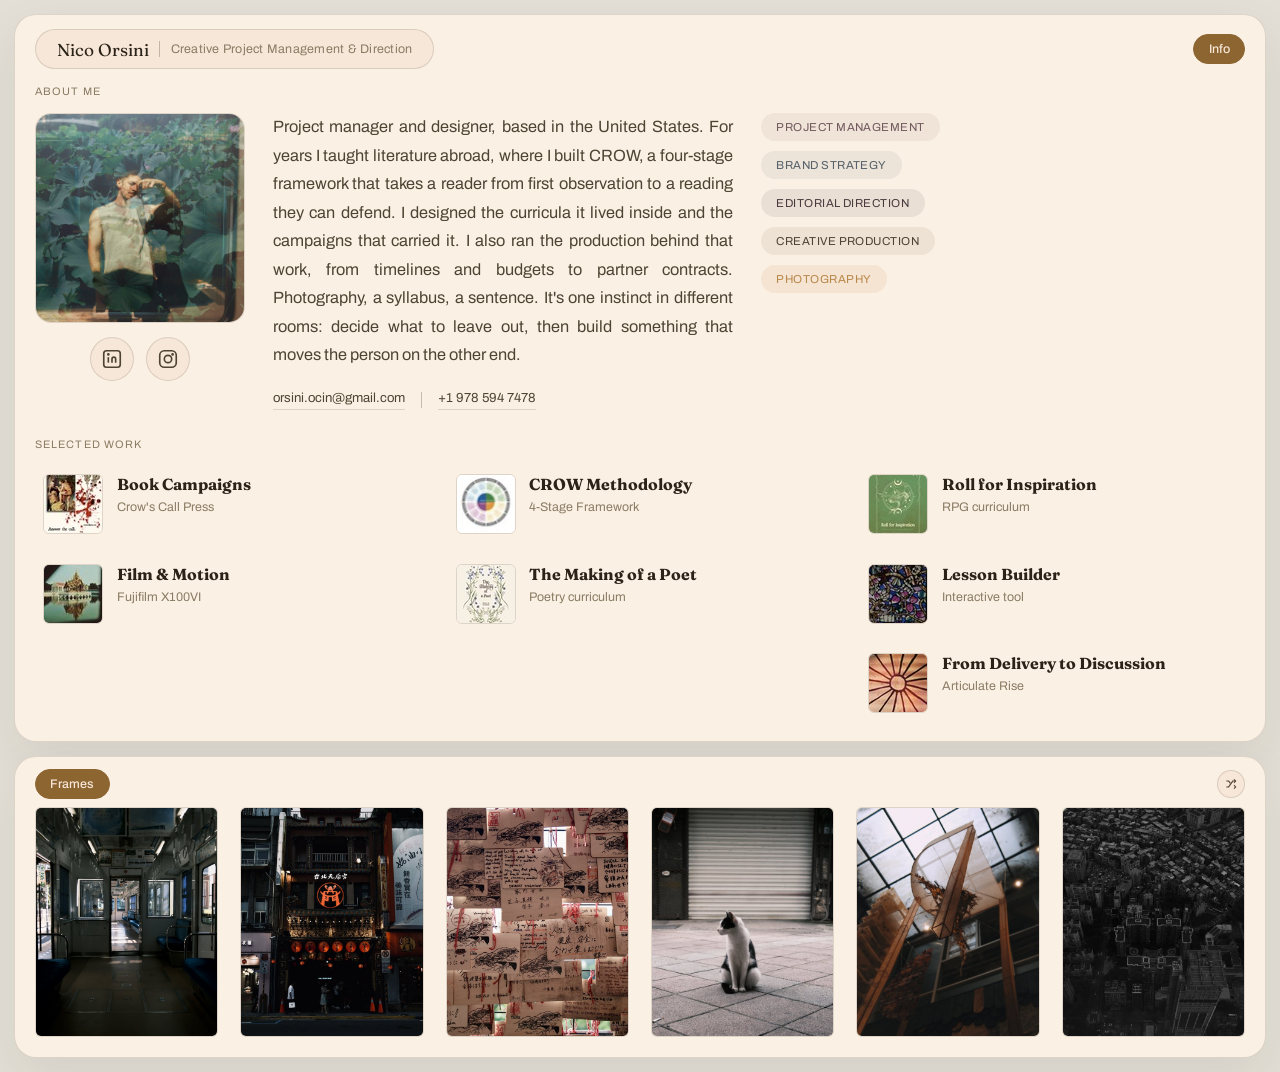
<file: index.html>
<!DOCTYPE html>
<html lang="en">
<head>
<meta charset="UTF-8">
<meta name="viewport" content="width=device-width, initial-scale=1.0">
<title>Nico Orsini &middot; Creative Project Management &amp; Direction</title>
<meta name="description" content="Nico Orsini: project manager and creative director. Originator of the CROW Methodology. Photography, writing, and brand strategy.">
<link rel="icon" type="image/png" sizes="32x32" href="favicon-32.png">
<link rel="icon" type="image/png" sizes="16x16" href="favicon-16.png">
<link rel="apple-touch-icon" sizes="180x180" href="apple-touch-icon.png">
<link rel="icon" href="favicon.ico">
<link rel="preconnect" href="https://fonts.googleapis.com">
<link rel="preconnect" href="https://fonts.gstatic.com" crossorigin>
<link href="https://fonts.googleapis.com/css2?family=Fraunces:ital,opsz,wght@0,9..144,300;0,9..144,400;0,9..144,500;0,9..144,600;1,9..144,300;1,9..144,400;1,9..144,500&family=Archivo:wght@400;500;600;700&display=swap" rel="stylesheet">
<link rel="stylesheet" href="tokens.css?v=51">
<style>
  * { box-sizing: border-box; }
  html, body { height: 100%; }
  body {
    margin: 0;
    background: #E3DFD6;
    font-family: var(--sans);
    color: var(--ink);
  }

  /* min-height, not height: on a tall display this fills the viewport exactly
     as before, but on a short one the page is allowed to grow and scroll
     instead of amputating whatever doesn't fit. */
  .app {
    display: flex;
    flex-direction: column;
    gap: 14px;
    padding: 14px;
    min-height: calc(100vh - 34px);
  }

  .panel {
    background: var(--cream-card);
    border: 1px solid var(--rule);
    border-radius: 22px;
    overflow: hidden;
    box-shadow: 0 20px 50px rgba(43,35,24,0.08);
  }

  .topbar {
    flex: 0.92;
    min-height: 0;
    display: flex;
    flex-direction: column;
  }

  .topbar-row1 {
    display: flex;
    align-items: center;
    justify-content: space-between;
    padding: 14px 20px 10px;
    flex-shrink: 0;
  }
  .mono-btn {
    height: 40px;
    padding: 0 1.3rem;
    border-radius: 999px;
    border: 1px solid var(--rule);
    background: var(--cream);
    white-space: nowrap;
    display: flex; align-items: center; gap: 0.65rem;
    flex-shrink: 0;
    position: relative;
    overflow: hidden;
  }
  /* one-time shine sweep across the name pill, the first thing on the
     page, same "introduction" treatment as the subpage hero shimmer,
     clipped to the pill's own rounded shape instead of a full panel */
  .mono-btn::before {
    content: '';
    position: absolute;
    inset: 0;
    z-index: 2;
    pointer-events: none;
    background: linear-gradient(100deg,
      transparent 30%,
      rgba(255,255,255,0.55) 47%,
      rgba(255,255,255,0.75) 50%,
      rgba(255,255,255,0.55) 53%,
      transparent 70%);
    transform: translateX(-150%);
    animation: pillShimmerSweep 2.5s 0.3s ease-in-out 1 both;
  }
  @keyframes pillShimmerSweep {
    from { transform: translateX(-150%); }
    to   { transform: translateX(150%); }
  }
  @media (prefers-reduced-motion: reduce) {
    .mono-btn::before { animation: none; display: none; }
  }
  .brand-name {
    font-family: var(--display);
    font-size: 1.08rem;
    color: var(--ink);
  }
  .brand-divider {
    width: 1px;
    height: 16px;
    background: var(--rule-strong);
    flex-shrink: 0;
  }
  .brand-role {
    font-family: var(--sans);
    font-size: 0.78rem;
    letter-spacing: 0.02em;
    color: var(--ink-faint);
  }
  .tabs { display: flex; gap: 8px; }
  .tab {
    display: inline-flex; align-items: center; gap: 6px;
    font-family: var(--sans);
    font-size: 0.78rem;
    font-weight: 500;
    padding: 0.45rem 0.9rem;
    border-radius: 999px;
    border: 1px solid var(--rule);
    background: transparent;
    color: var(--ink-soft);
    cursor: pointer;
    transition: background 0.2s, color 0.2s, border-color 0.2s;
  }
  .tab--active {
    background: var(--gold-deep);
    border-color: var(--gold-deep);
    color: var(--cream);
  }

  .mainrow {
    flex: 1;
    min-height: 0;
    display: flex;
    align-items: flex-start;
    justify-content: center;
    gap: 1.75rem;
    padding: 6px 20px 20px;
    overflow: hidden;
  }

  /* group 1: avatar + centered social icons */
  .group-avatar {
    flex: 0 0 210px;
    display: flex;
    flex-direction: column;
    gap: 0.85rem;
  }
  .avatar {
    width: 100%;
    aspect-ratio: 1 / 1;
    border-radius: 16px;
    overflow: hidden;
    border: 1px solid var(--rule);
    background: var(--cream-card);
  }
  .avatar img { width: 100%; height: 100%; object-fit: cover; object-position: 40% 30%; display: block; }
  /* social icons sit centered under the photo */
  .avatar-footer {
    display: flex;
    align-items: center;
    justify-content: center;
    gap: 0.5rem;
  }
  .avatar-icons { display: flex; gap: 0.7rem; flex-shrink: 0; }
  .avatar-icons .icon-btn { width: 44px; height: 44px; }
  .avatar-icons .icon-btn svg { width: 22px; height: 22px; }

  /* wrapper: avatar + bio + tags, with an "About Me" label matching
     Selected Work's, so both groups start at the same top edge and
     their actual content (photo/cards) lines up one row below it */
  .group-about {
    display: flex;
    flex-direction: column;
    flex: 0 0 906px;
  }
  .about-row {
    display: flex;
    width: 100%;
    gap: 1.75rem;
  }

  /* group 2: bio */
  .group-bio {
    flex: 0 0 460px;
    display: flex;
    flex-direction: column;
  }
  .bio {
    font-size: 1.02rem;
    line-height: 1.75;
    color: var(--ink-soft);
    text-align: justify;
    margin: 0;
  }
  .bio em { color: inherit; font-style: normal; }
  /* grid instead of a plain centered flex row: email and WhatsApp read
     as different lengths, so centering the row as a block still left
     the divider between them off to one side. equal side columns force
     the divider itself to the true center, which is what actually reads
     as balanced. */
  .bio-contact {
    display: flex;
    align-items: center;
    justify-content: flex-start;
    gap: 1rem;
    margin-top: 1.25rem;
  }
  .bio-contact a {
    font-size: 0.82rem;
    color: var(--ink-soft);
    text-decoration: none;
    border-bottom: 1px solid var(--rule);
    padding-bottom: 0.25rem;
    white-space: nowrap;
  }
  .bio-contact a:hover { color: var(--gold-deep); }
  .bio-contact-divider {
    width: 1px;
    height: 1rem;
    background: var(--rule-strong);
    flex-shrink: 0;
  }

  /* group 3: tags */
  .group-tags {
    flex: 0 0 180px;
    display: flex;
    flex-wrap: wrap;
    align-content: flex-start;
    gap: 0.6rem;
  }
  .group-tags span {
    font-size: 0.72rem;
    letter-spacing: 0.04em;
    text-transform: uppercase;
    border-radius: 999px;
    padding: 0.45rem 0.9rem;
    white-space: nowrap;
    border: 1px solid transparent;
    transition: background 0.2s, color 0.2s, border-color 0.2s;
  }
  /* each tag carries its own accent, drawn deliberately from the tokens the
     CROW phase system (Collect/Reframe/Oppose/Wield) does NOT already use
     (those claim forest, rust, gold-deep, ink-soft), so a discipline tag
     here never silently reuses a color that means something else on the
     CROW page. */
  .tag-photo      { color: var(--gold);      background: rgba(185,136,77,0.12); border-color: rgba(185,136,77,0.35); }
  .tag-curriculum { color: var(--moss);      background: rgba(114,90,95,0.08);  border-color: rgba(114,90,95,0.3); }
  .tag-brand      { color: var(--forest-soft); background: rgba(86,97,105,0.09); border-color: rgba(86,97,105,0.32); }
  .tag-editorial  { color: var(--moss-deep); background: rgba(74,58,62,0.09);   border-color: rgba(74,58,62,0.32); }
  .tag-production { color: var(--ink-soft);  background: rgba(138,124,100,0.12); border-color: rgba(138,124,100,0.4); }
  .tag-photo:hover      { background: var(--gold);        color: var(--cream); border-color: var(--gold); }
  .tag-curriculum:hover { background: var(--moss);        color: var(--cream); border-color: var(--moss); }
  .tag-brand:hover      { background: var(--forest-soft); color: var(--cream); border-color: var(--forest-soft); }
  .tag-editorial:hover  { background: var(--moss-deep);   color: var(--cream); border-color: var(--moss-deep); }
  .tag-production:hover { background: var(--ink-soft);    color: var(--cream); border-color: var(--ink-soft); }

  /* group 4: Selected Work, three columns going down */
  .group-work {
    flex: 0 0 700px;
    display: flex;
    flex-direction: column;
    justify-content: center;
    border-left: 1px solid var(--rule);
    padding-left: 2rem;
  }
  .cards-label {
    font-size: 0.68rem;
    letter-spacing: 0.1em;
    text-transform: uppercase;
    color: var(--ink-faint);
    margin-bottom: 1rem;
  }
  .workcols {
    flex: 1;
    display: flex;
    gap: 1.75rem;
  }
  .workcol {
    flex: 1;
    min-width: 0;
    display: flex;
    flex-direction: column;
    gap: 0.85rem;
  }
  .card {
    display: flex;
    gap: 0.85rem;
    text-decoration: none;
    color: inherit;
    padding: 0.5rem;
    border-radius: 10px;
    transition: background 0.2s;
  }
  .card:hover { background: var(--cream-2); }
  /* nudge: hovering a discipline tag shakes the matching work card(s),
     a quick pointer toward "here's the proof" rather than a hover
     effect on the card itself */
  .card.is-nudging { animation: cardNudge 0.45s ease-in-out; }
  @keyframes cardNudge {
    0%   { transform: translateX(0) rotate(0deg); }
    20%  { transform: translateX(-4px) rotate(-1.5deg); }
    45%  { transform: translateX(3px) rotate(1.1deg); }
    70%  { transform: translateX(-2px) rotate(-0.6deg); }
    100% { transform: translateX(0) rotate(0deg); }
  }
  /* all four tags: a smaller second pulse every ~2s while the hover holds,
     so a lingering hover still feels acknowledged without turning into a
     continuous iOS-style tremble (see the staggered timing in the script
     below for tags with more than one target card) */
  .card.is-nudging-soft { animation: cardNudgeSoft 0.35s ease-in-out; }
  @keyframes cardNudgeSoft {
    0%   { transform: translateX(0) rotate(0deg); }
    25%  { transform: translateX(-2px) rotate(-0.7deg); }
    55%  { transform: translateX(1.5px) rotate(0.5deg); }
    100% { transform: translateX(0) rotate(0deg); }
  }
  @media (prefers-reduced-motion: reduce) {
    .card.is-nudging, .card.is-nudging-soft { animation: none; background: var(--cream-2); }
  }
  .card-thumb {
    width: 60px; height: 60px;
    border-radius: 6px;
    overflow: hidden;
    flex-shrink: 0;
    border: 1px solid var(--rule);
  }
  .card-thumb img { width: 100%; height: 100%; object-fit: cover; display: block; }
  .card-thumb--wheel img { object-position: 50% 73%; transform: scale(1.5); }
  .card-body { min-width: 0; }
  .card-title {
    font-family: var(--display);
    font-size: 1rem;
    color: var(--ink);
    margin: 0 0 0.25rem;
  }
  .card-desc {
    font-size: 0.78rem;
    line-height: 1.45;
    color: var(--ink-faint);
    margin: 0;
  }

  /* ========= BOTTOM: Frames, capped + shuffle-only, an even 50/50
     split with the info panel above rather than a slim accent strip ========= */
  .frames-panel {
    flex: 1.08;
    min-height: 0;
    display: flex;
    flex-direction: column;
  }
  .frames-head {
    display: flex;
    align-items: center;
    justify-content: space-between;
    padding: 12px 20px 8px;
    flex-shrink: 0;
  }
  .icon-btn {
    width: 28px; height: 28px;
    border-radius: 50%;
    border: 1px solid var(--rule);
    background: var(--cream);
    color: var(--ink-soft);
    display: flex; align-items: center; justify-content: center;
    cursor: pointer;
    transition: background 0.2s, color 0.2s;
  }
  .icon-btn:hover { background: var(--gold-deep); color: var(--cream); border-color: var(--gold-deep); }
  .icon-btn svg { width: 14px; height: 14px; }

  /* flex row sized off the panel's own height rather than a grid that
     stretches tiles to fill the full width, so every frame keeps a true
     4:5 shape and any leftover width just becomes centered margin */
  /* tiles fill by width, evenly splitting the row's available space
     (same 20px padding as topbar-row1/frames-head), so the first and
     last photo always land flush with Nico/Frames and Info/shuffle
     instead of drifting based on how tall the panel happens to be */
  .frames-grid {
    flex: 1;
    min-height: 0;
    display: flex;
    align-items: center;
    justify-content: center;
    gap: 22px;
    padding: 0 20px 20px;
    overflow-x: auto;
  }
  .frames-grid::-webkit-scrollbar { height: 6px; }
  .frames-grid::-webkit-scrollbar-thumb { background: var(--rule-strong); border-radius: 4px; }
  .frame {
    display: block;
    flex: 1 1 0;
    min-width: 0;
    max-height: 100%;
    aspect-ratio: 4 / 5;
    border-radius: 6px;
    overflow: hidden;
    border: 1px solid var(--rule);
    background: var(--cream-card);
  }
  .frame img { width: 100%; height: 100%; object-fit: cover; display: block; transition: transform 0.5s ease; }
  .frame:hover img { transform: scale(1.03); }
  @media (prefers-reduced-motion: reduce) {
    .frame img { transition: none !important; }
  }

  /* Selected Work needs ~700px of its own. Beside a 460px bio column that
     stops fitting well before the old 1100px threshold, which is why the
     third card column was being clipped on a 1440px laptop. Drop Work onto
     its own full-width row while there's still room for it. */
  @media (max-width: 1700px) {
    .mainrow { flex-wrap: wrap; overflow: visible; }
    /* full-width too, otherwise mainrow's justify-content:center leaves the
       bio floating mid-row while Work sits hard left underneath it */
    .group-about { flex-basis: 100%; }
    .group-work { border-left: none; padding-left: 0; flex-basis: 100%; }
  }
  @media (max-width: 900px) {
    body { height: auto; }
    .app { height: auto; }
    .topbar { flex: none; }
    .mainrow { overflow: visible; flex-direction: column; }
    .group-about { flex: 0 0 auto; width: 100%; min-width: 0; }
    .about-row { flex-direction: column; }
    .group-avatar { flex: 0 0 auto; width: 140px; }
    .group-bio { flex: 0 0 auto; width: 100%; }
    .group-tags { flex: 0 0 auto; width: 100%; }
    .group-work { flex: 0 0 auto; width: 100%; }
    .workcols { flex-direction: column; }
    .frames-grid { flex-wrap: wrap; height: auto; }
    .frame { flex: 0 0 auto; max-height: none; height: 140px; }
    .frames-panel { flex-basis: auto; }
    .brand-divider, .brand-role { display: none; }
    .bio-contact { flex-direction: column; align-items: flex-start; gap: 0.5rem; }
    .bio-contact-divider { display: none; }
  }

</style>
    <!-- Social preview (Open Graph / Twitter) -->
    <meta property="og:type" content="website">
    <meta property="og:site_name" content="Nico Orsini">
    <meta property="og:url" content="https://nicoorsini.com/">
    <meta property="og:title" content="Nico Orsini &middot; Creative Project Management &amp; Direction">
    <meta property="og:description" content="Project manager and creative director. Photography, writing, and brand strategy.">
    <meta property="og:image" content="https://nicoorsini.com/Images/Site/hero-bg.jpg">
    <meta property="og:image:alt" content="Nico Orsini portfolio">
    <meta name="twitter:card" content="summary_large_image">
    <meta name="twitter:title" content="Nico Orsini &middot; Creative Project Management &amp; Direction">
    <meta name="twitter:description" content="Project manager and creative director. Photography, writing, and brand strategy.">
    <meta name="twitter:image" content="https://nicoorsini.com/Images/Site/hero-bg.jpg">
</head>
<body>

<div class="app" id="top">

  <!-- TOP BAR -->
  <div class="panel topbar">
    <div class="topbar-row1">
      <div class="mono-btn">
        <span class="brand-name">Nico Orsini</span>
        <span class="brand-divider"></span>
        <span class="brand-role">Creative Project Management &amp; Direction</span>
      </div>
      <div class="tabs">
        <button class="tab tab--active" style="cursor:default;">Info</button>
      </div>
    </div>

    <div id="view-info" class="mainrow">

      <!-- groups 1-3: avatar, bio, tags, grouped under an "About Me" label
           that matches Selected Work's, so both sides start level -->
      <div class="group-about">
        <div class="cards-label">About Me</div>
        <div class="about-row">

          <!-- group 1: avatar + centered social icons -->
          <div class="group-avatar">
            <div class="avatar"><img src="Images/Site/hero-bg.jpg" alt="Nico Orsini"></div>
            <div class="avatar-footer">
              <div class="avatar-icons">
                <a class="icon-btn" href="https://www.linkedin.com/in/nico-o-863528396/" target="_blank" rel="noopener" title="LinkedIn">
                  <svg viewBox="0 0 24 24" fill="none" stroke="currentColor" stroke-width="1.8"><rect x="3" y="3" width="18" height="18" rx="3"/><line x1="8" y1="10" x2="8" y2="16"/><circle cx="8" cy="7" r="0.6" fill="currentColor"/><path d="M12 16v-4a2 2 0 0 1 4 0v4"/></svg>
                </a>
                <a class="icon-btn" href="https://www.instagram.com/sleek_neeks" target="_blank" rel="noopener" title="Instagram">
                  <svg viewBox="0 0 24 24" fill="none" stroke="currentColor" stroke-width="1.8"><rect x="3" y="3" width="18" height="18" rx="5"/><circle cx="12" cy="12" r="4"/><circle cx="17" cy="7" r="0.6" fill="currentColor"/></svg>
                </a>
              </div>
            </div>
          </div>

          <!-- group 2: bio -->
          <div class="group-bio">
            <p class="bio">Project manager and designer, based in the United States. For years I taught literature abroad, where I built <em>CROW</em>, a four-stage framework that takes a reader from first observation to a reading they can defend. I designed the curricula it lived inside and the campaigns that carried it. I also ran the production behind that work, from timelines and budgets to partner contracts. Photography, a syllabus, a sentence. It's one instinct in different rooms: decide what to leave out, then build something that moves the person on the other end.</p>
            <div class="bio-contact" id="contact">
              <a href="mailto:orsini.ocin@gmail.com">orsini.ocin@gmail.com</a>
              <span class="bio-contact-divider"></span>
              <a href="tel:+19785947478">+1 978 594 7478</a>
            </div>
          </div>

          <!-- group 3: tags -->
          <div class="group-tags">
            <span class="tag-curriculum" data-points-to="lesson-builder poet roll rise">Project Management</span>
            <span class="tag-brand" data-points-to="campaigns">Brand Strategy</span>
            <span class="tag-editorial" data-points-to="crow campaigns rise">Editorial Direction</span>
            <span class="tag-production" data-points-to="campaigns crow poet roll">Creative Production</span>
            <span class="tag-photo" data-points-to="photography">Photography</span>
          </div>

        </div>
      </div>

      <!-- group 4: Selected Work, three columns -->
      <div class="group-work" id="work">
        <div class="cards-label">Selected Work</div>
        <div class="workcols">

          <div class="workcol">
            <a class="card" href="campaigns.html" data-card="campaigns">
              <div class="card-thumb"><img src="Images/thumbs/Oedipus%20Rex%20Promo%401x.jpg" srcset="Images/thumbs/Oedipus%20Rex%20Promo%401x.jpg 1x, Images/thumbs/Oedipus%20Rex%20Promo%402x.jpg 2x" alt=""></div>
              <div class="card-body">
                <h3 class="card-title">Book Campaigns</h3>
                <p class="card-desc">Crow's Call Press</p>
              </div>
            </a>
            <a class="card" href="photography.html" data-card="photography">
              <div class="card-thumb"><img src="Images/thumbs/Temple%20Reflection.jog%401x.jpg" srcset="Images/thumbs/Temple%20Reflection.jog%401x.jpg 1x, Images/thumbs/Temple%20Reflection.jog%402x.jpg 2x" alt=""></div>
              <div class="card-body">
                <h3 class="card-title">Film &amp; Motion</h3>
                <p class="card-desc">Fujifilm X100VI</p>
              </div>
            </a>
          </div>

          <div class="workcol">
            <a class="card" href="crow.html" data-card="crow">
              <div class="card-thumb card-thumb--wheel"><img src="Images/thumbs/New%20Archetype%20Wheel%401x.jpg" srcset="Images/thumbs/New%20Archetype%20Wheel%401x.jpg 1x, Images/thumbs/New%20Archetype%20Wheel%402x.jpg 2x" alt=""></div>
              <div class="card-body">
                <h3 class="card-title">CROW Methodology</h3>
                <p class="card-desc">4-Stage Framework</p>
              </div>
            </a>
            <a class="card" href="poet.html" data-card="poet">
              <div class="card-thumb"><img src="Images/thumbs/The%20Making%20of%20a%20Poet%401x.jpg" srcset="Images/thumbs/The%20Making%20of%20a%20Poet%401x.jpg 1x, Images/thumbs/The%20Making%20of%20a%20Poet%402x.jpg 2x" alt=""></div>
              <div class="card-body">
                <h3 class="card-title">The Making of a Poet</h3>
                <p class="card-desc">Poetry curriculum</p>
              </div>
            </a>
          </div>

          <div class="workcol">
            <a class="card" href="roll.html" data-card="roll">
              <div class="card-thumb"><img src="Images/thumbs/Roll%20for%20Inspiration%401x.jpg" srcset="Images/thumbs/Roll%20for%20Inspiration%401x.jpg 1x, Images/thumbs/Roll%20for%20Inspiration%402x.jpg 2x" alt=""></div>
              <div class="card-body">
                <h3 class="card-title">Roll for Inspiration</h3>
                <p class="card-desc">RPG curriculum</p>
              </div>
            </a>
            <a class="card" href="crow-lesson-builder.html" data-card="lesson-builder">
              <div class="card-thumb"><img src="Images/thumbs/lesson-builder-icon%401x.jpg" srcset="Images/thumbs/lesson-builder-icon%401x.jpg 1x, Images/thumbs/lesson-builder-icon%402x.jpg 2x" alt=""></div>
              <div class="card-body">
                <h3 class="card-title">Lesson Builder</h3>
                <p class="card-desc">Interactive tool</p>
              </div>
            </a>
            <a class="card" href="rise.html" data-card="rise">
              <div class="card-thumb"><img src="Images/thumbs/Rise%20Mockup%401x.jpg" srcset="Images/thumbs/Rise%20Mockup%401x.jpg 1x, Images/thumbs/Rise%20Mockup%402x.jpg 2x" alt=""></div>
              <div class="card-body">
                <h3 class="card-title">From Delivery to Discussion</h3>
                <p class="card-desc">Articulate Rise</p>
              </div>
            </a>
          </div>

        </div>
      </div>

    </div>
  </div>

  <!-- BOTTOM: FRAMES, capped at 6, shuffle only, sized as an accent -->
  <div class="panel frames-panel">
    <div class="frames-head">
      <div class="tabs">
        <button class="tab tab--active" style="cursor:default;">Frames</button>
      </div>
      <button class="icon-btn" id="shuffle-btn" type="button" title="Shuffle frames">
        <svg viewBox="0 0 24 24" fill="none" stroke="currentColor" stroke-width="1.8"><path d="M4 7h4l3 4"/><path d="M4 17h4l7 -10h5"/><path d="M17 4l3 3l-3 3"/><path d="M17 20l3 -3l-3 -3"/></svg>
      </button>
    </div>
    <div class="frames-grid" id="frames-grid"></div>
  </div>

</div>

<script>
  // frames pool: kept identical to photography.html's actual gallery list.
  // if you add or remove photos there, mirror the change here too.
  var PHOTOS = [
    { src: "Images/gallery/Lucky%20Day.jpg", alt: "Neon-lit night market alley" },
    { src: "Images/gallery/Dark%20Buddha.jpg", alt: "Buddha statue viewed from behind, flanked by two standing monk statues, at dusk" },
    { src: "Images/gallery/City%20Tops.jpg", alt: "Black and white aerial view of a dense city block" },
    { src: "Images/gallery/Red%20Wood%20Wall.jpg", alt: "Row of orange shrine gate posts inscribed with Japanese characters" },
    { src: "Images/gallery/Alley%20Temple.jpg", alt: "Temple facade lit at dusk" },
    { src: "Images/gallery/Smal%20Rail%20Car.jpg", alt: "Empty train car interior, doors open to a platform" },
    { src: "Images/gallery/Greenery.jpg", alt: "Dense field of lotus leaves" },
    { src: "Images/gallery/Pink%20Flowers.jpg", alt: "Close-up of pink and white bougainvillea flowers" },
    { src: "Images/gallery/Statue.jpg", alt: "Carved stone guardian figure detail at a Thai temple" },
    { src: "Images/gallery/City%20Bridge.jpg", alt: "Suspension bridge leading to a hillside temple above a lake" },
    { src: "Images/gallery/Golden%20Temple.jpg", alt: "Kinkaku-ji, the Golden Pavilion, framed by pine branches" },
    { src: "Images/gallery/Lighthouse.jpg", alt: "Red-domed lighthouse against open sea" },
    { src: "Images/gallery/Temple%20Reflection.jog.jpg", alt: "Floating pavilion reflected in a still lake, Bangkok" },
    { src: "Images/gallery/Temple%20Tops.jpg", alt: "Ornate gilded temple spires against a clear sky, Bangkok" },
    { src: "Images/gallery/Coffee%20Shop%20Ceiling.jpg", alt: "Sculptural wing-like installation of wood and dried branches beneath a glass skylight" },
    { src: "Images/gallery/Red%20Wall%20Demon.jpg", alt: "Black and white striped sculptural creature against a brick wall" },
    { src: "Images/gallery/Cat.jpg", alt: "Black and white cat sitting alone before shuttered storefronts" },
    { src: "Images/gallery/Japanese%20Cards.jpg", alt: "Wooden wish plaques with handwritten messages, tied with red string" },
    { src: "Images/gallery/Horse%20Sign.jpg", alt: "Weathered enamel sign with a horse figure, tangled in overgrown greenery" },
    { src: "Images/gallery/Car%20Trailer.jpg", alt: "Vintage travel trailer parked in a grassy field" }
  ];

  (function(){
    // all four discipline tags: an immediate shake on every target card at
    // once, then, while the hover holds, a smaller follow-up pulse every
    // ~2s. When a tag points at more than one card, the follow-up pulses
    // are staggered (each card gets its own ~350ms offset within the 2s
    // cycle) so it reads as a little chase rather than everything
    // twitching in unison.
    var SUSTAIN_DELAY = 2000;
    var STAGGER_GAP = 350;

    var tags = document.querySelectorAll('.group-tags span[data-points-to]');
    tags.forEach(function(tag){
      var targets = tag.getAttribute('data-points-to').split(' ').map(function(id){
        return document.querySelector('.card[data-card="' + id + '"]');
      }).filter(Boolean);
      if (!targets.length) return;

      var timers = [];
      var isHovering = false;

      function pulseOne(card, cls){
        card.classList.remove(cls);
        void card.offsetWidth; // restart animation if already mid-shake
        card.classList.add(cls);
      }
      function pulseAll(cls){
        targets.forEach(function(card){ pulseOne(card, cls); });
      }
      function clearTimers(){
        timers.forEach(function(t){ window.clearTimeout(t); });
        timers = [];
      }
      function scheduleSustain(){
        clearTimers();
        // the quiet gap between the end of one wave (the last card's
        // pulse) and the start of the next wave's first pulse must always
        // equal SUSTAIN_DELAY, whether there's 1, 2, or 3 cards. So the
        // repeat cadence has to grow with the stagger the wave already
        // used, otherwise a bigger wave "catches up" on the next lap and
        // the rest between waves ends up shorter than a single card's.
        var cycle = SUSTAIN_DELAY + (targets.length - 1) * STAGGER_GAP;
        targets.forEach(function(card, i){
          (function loop(delay){
            timers[i] = window.setTimeout(function(){
              if (!isHovering) return;
              pulseOne(card, 'is-nudging-soft');
              loop(cycle);
            }, delay);
          })(SUSTAIN_DELAY + i * STAGGER_GAP);
        });
      }

      tag.addEventListener('mouseenter', function(){
        isHovering = true;
        pulseAll('is-nudging');
        scheduleSustain();
      });
      tag.addEventListener('mouseleave', function(){
        isHovering = false;
        clearTimers();
      });

      targets.forEach(function(card){
        card.addEventListener('animationend', function(){
          card.classList.remove('is-nudging');
          card.classList.remove('is-nudging-soft');
        });
      });
    });
  })();

  function renderFrames(){
    var grid = document.getElementById('frames-grid');
    if (!grid) return;
    var pool = PHOTOS.slice();
    for (var i = pool.length - 1; i > 0; i--) {
      var j = Math.floor(Math.random() * (i + 1));
      var tmp = pool[i]; pool[i] = pool[j]; pool[j] = tmp;
    }
    var pick = pool.slice(0, 6);
    grid.innerHTML = '';
    pick.forEach(function(p){
      var a = document.createElement('a');
      a.className = 'frame';
      a.href = 'photography.html';
      a.setAttribute('aria-label', 'View on Film & Motion');
      var img = document.createElement('img');
      img.src = p.src;
      img.alt = p.alt;
      a.appendChild(img);
      grid.appendChild(a);
    });
  }
  renderFrames();

  var shuffleBtn = document.getElementById('shuffle-btn');
  if (shuffleBtn) shuffleBtn.addEventListener('click', renderFrames);
</script>

</body>
</html>
</file>
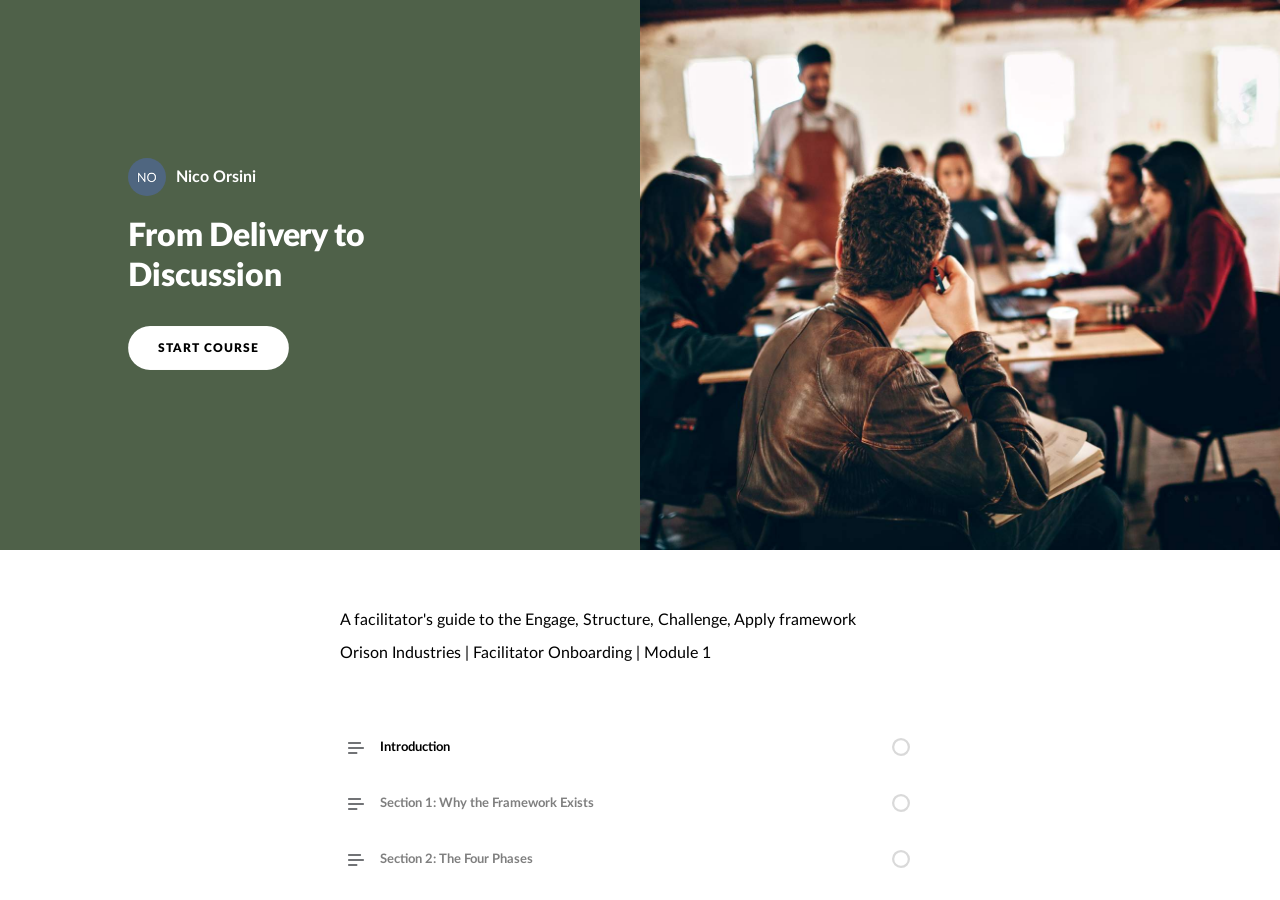
<file: rise-module/index.html>
<!doctype html>
<!-- 
course package version: DztnGBw8
rise_frontend sha: adb8dc615aff6e8e2f953d0f74a57173b4b6477a
learn_distribution_frontend sha: b39f14ee48d5047c214349718046e10a677ec56f
mondrian sha: 33a012248c69fda77ad1df734ee60a72b59f702a
sandbox sha: 42753f3391b109fa3788c525c22880445ab48325
 -->
<html lang="en">
  <head>
    <meta charset="utf-8">
    <meta name="viewport" content="width=device-width,initial-scale=1">
    <title>From Delivery to Discussion</title>
    
    <script type="application/json" id="__CONFIG__">
      {"remoteManifest":{"learn_distribution_frontend":{".js":["learn_dist/entry.js"]},"mondrian":{".js":["mondrian/entry.js"]}},"assetTargetPrefixes":{"media":"assets","font":"lib/fonts"}}
    </script>
    
    <script src="lib/dist/c45a9871.js"></script>
  </head>
  <body>
    <div id="app"></div>
    
      <script src="lib/rise/f4d56b91.js"></script>
    
  </body>
</html>
</file>
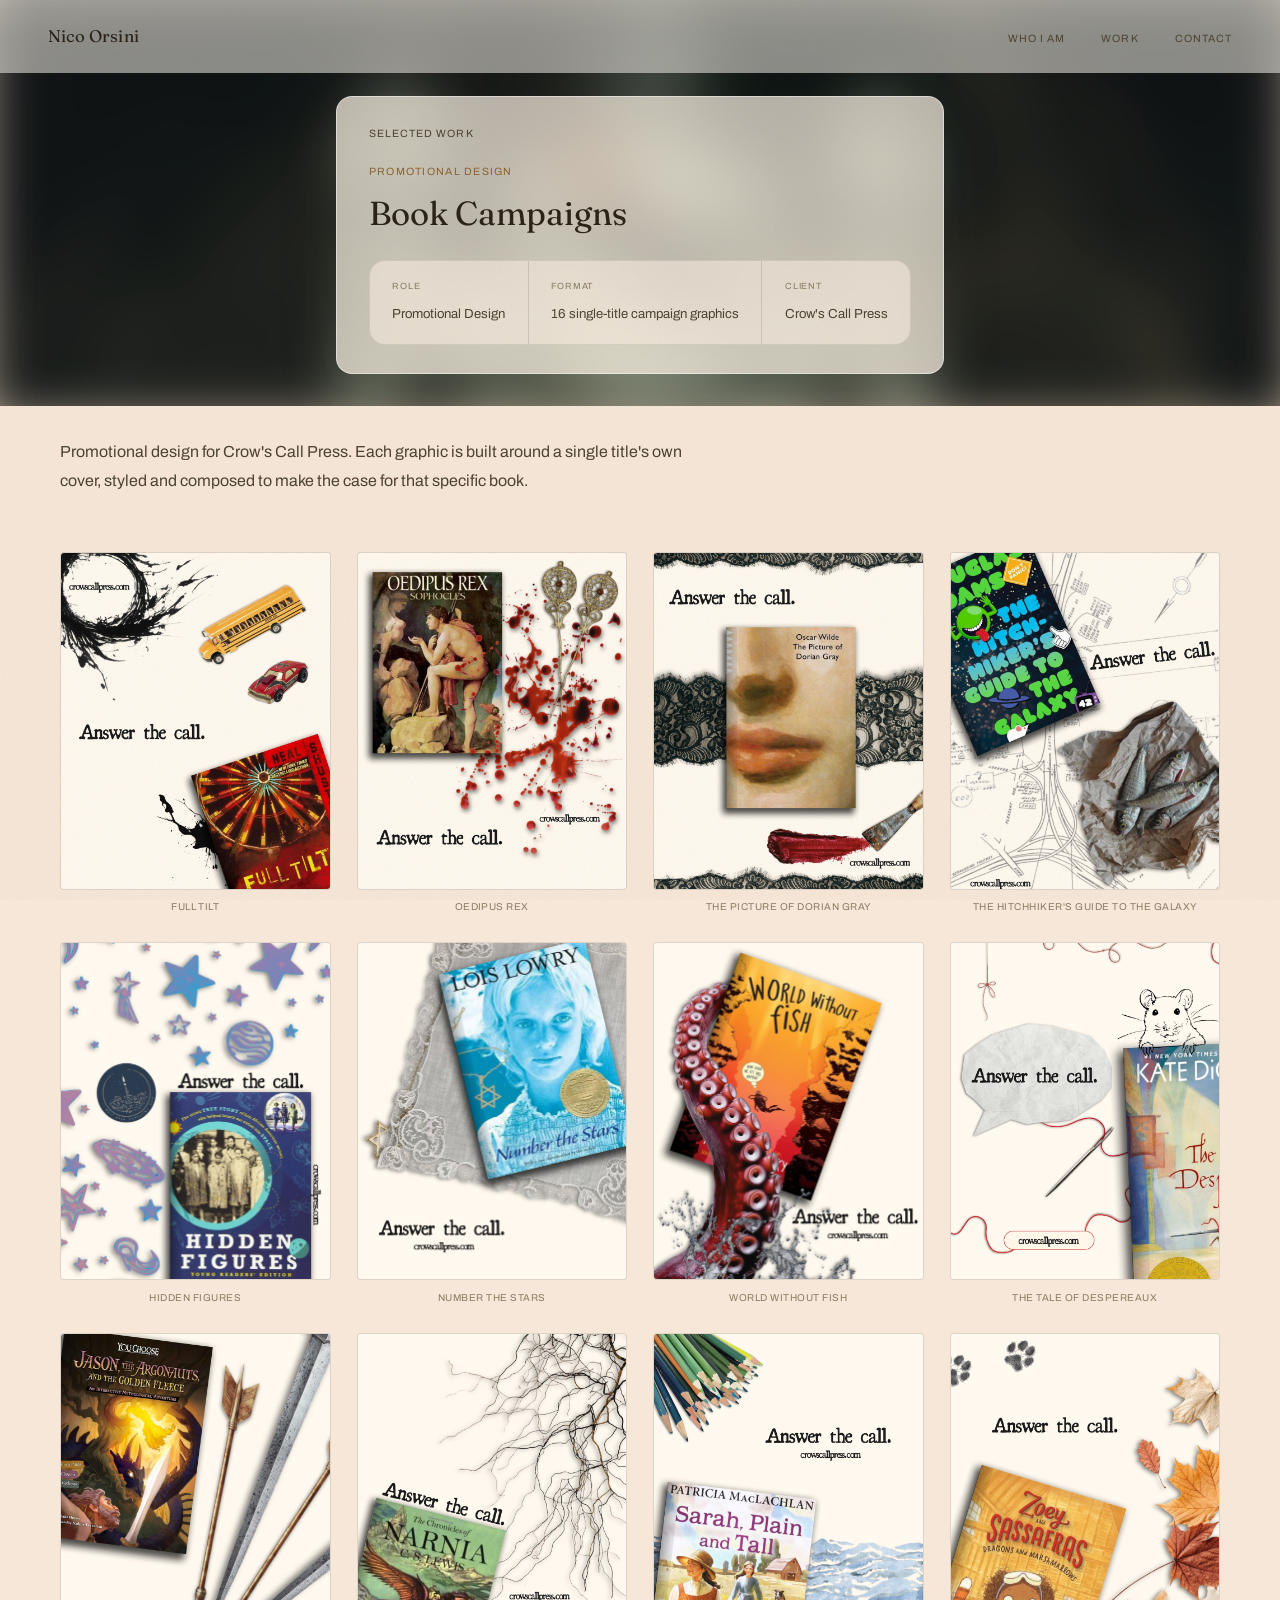
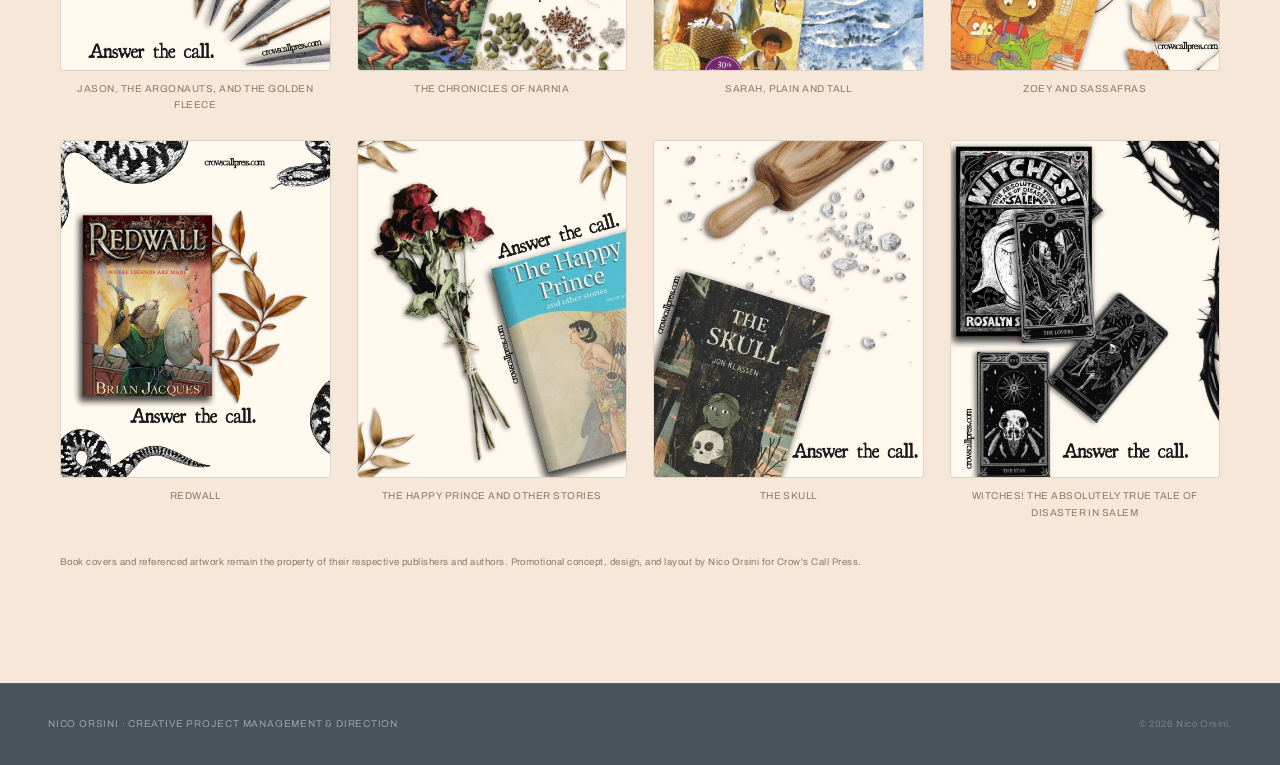
<file: campaigns.html>
<!DOCTYPE html>
<html lang="en">
<head>
<meta charset="UTF-8">
<meta name="viewport" content="width=device-width, initial-scale=1.0">
<title>Book Campaigns · Nico Orsini</title>
<meta name="description" content="Promotional design by Nico Orsini for Crow's Call Press: single-title campaign graphics built around each book's own cover art.">
<link rel="icon" type="image/png" sizes="32x32" href="favicon-32.png">
<link rel="icon" type="image/png" sizes="16x16" href="favicon-16.png">
<link rel="apple-touch-icon" sizes="180x180" href="apple-touch-icon.png">
<link rel="icon" href="favicon.ico">
<link rel="preconnect" href="https://fonts.googleapis.com">
<link rel="preconnect" href="https://fonts.gstatic.com" crossorigin>
<link href="https://fonts.googleapis.com/css2?family=Fraunces:ital,opsz,wght@0,9..144,300;0,9..144,400;0,9..144,500;0,9..144,600;1,9..144,300;1,9..144,400;1,9..144,500&family=Archivo:wght@400;500;600;700&display=swap" rel="stylesheet">
<link rel="stylesheet" href="styles.css?v=51">
    <!-- Social preview (Open Graph / Twitter) -->
    <meta property="og:type" content="website">
    <meta property="og:site_name" content="Nico Orsini">
    <meta property="og:url" content="https://nicoorsini.com/campaigns">
    <meta property="og:title" content="Book Campaigns &middot; Nico Orsini">
    <meta property="og:description" content="Promotional design for Crow's Call Press: single-title campaigns built around each book's own cover art.">
    <meta property="og:image" content="https://nicoorsini.com/Images/Crow%27s%20Call%20Promotional%20Materials/Oedipus%20Rex%20Promo.jpg">
    <meta property="og:image:alt" content="Book campaign promotional graphic">
    <meta name="twitter:card" content="summary_large_image">
    <meta name="twitter:title" content="Book Campaigns &middot; Nico Orsini">
    <meta name="twitter:description" content="Promotional design for Crow's Call Press: single-title campaigns built around each book's own cover art.">
    <meta name="twitter:image" content="https://nicoorsini.com/Images/Crow%27s%20Call%20Promotional%20Materials/Oedipus%20Rex%20Promo.jpg">
</head>
<body>

<nav id="siteNav">
  <a href="index.html#top" class="nav-name">Nico Orsini</a>
  <ul class="nav-links">
    <li><a href="index.html#top">Who I Am</a></li>
    <li><a href="index.html#work">Work</a></li>
    <li><a href="index.html#contact">Contact</a></li>
  </ul>
</nav>

<!-- HERO -->
<div class="subpage-hero photo-hero" id="campaigns-hero">
  <div class="hero-photo-layer" id="campaignsHeroPhoto"></div>
  <div class="subpage-hero-inner shimmer-hero">
    <div class="subpage-breadcrumb"><a href="index.html#work">Selected Work</a></div>
    <div class="subpage-eyebrow">Promotional Design</div>
    <h1 class="subpage-title">Book Campaigns</h1>
    <div class="subpage-meta-row">
      <div class="subpage-meta-item">
        <span class="subpage-meta-label">Role</span>
        <span class="subpage-meta-value">Promotional Design</span>
      </div>
      <div class="subpage-meta-item">
        <span class="subpage-meta-label">Format</span>
        <span class="subpage-meta-value">16 single-title campaign graphics</span>
      </div>
      <div class="subpage-meta-item">
        <span class="subpage-meta-label">Client</span>
        <span class="subpage-meta-value">Crow's Call Press</span>
      </div>
    </div>
  </div>
</div>

<section class="section" id="campaigns-top" style="padding-top: 2rem;">
  <div class="section-inner section-inner--wide">
    <p class="photo-intro">Promotional design for Crow's Call Press. Each graphic is built around a single title's own cover, styled and composed to make the case for that specific book.</p>

    <div class="promo-grid">
      <figure class="promo-item">
        <div class="promo-frame"><img src="Images/Crow's%20Call%20Promotional%20Materials/Full%20Tilt%20Promo.jpg" alt="Promotional graphic for Full Tilt" loading="lazy"></div>
        <figcaption class="promo-caption">Full Tilt</figcaption>
      </figure>
      <figure class="promo-item">
        <div class="promo-frame"><img src="Images/Crow's%20Call%20Promotional%20Materials/Oedipus%20Rex%20Promo.jpg" alt="Promotional graphic for Oedipus Rex" loading="lazy"></div>
        <figcaption class="promo-caption">Oedipus Rex</figcaption>
      </figure>
      <figure class="promo-item">
        <div class="promo-frame"><img src="Images/Crow's%20Call%20Promotional%20Materials/Dorian%20Gray%20Promo.jpg" alt="Promotional graphic for The Picture of Dorian Gray" loading="lazy"></div>
        <figcaption class="promo-caption">The Picture of Dorian Gray</figcaption>
      </figure>
      <figure class="promo-item">
        <div class="promo-frame"><img src="Images/Crow's%20Call%20Promotional%20Materials/Hitchhiker's%20Guide%20Promo.jpg" alt="Promotional graphic for The Hitchhiker's Guide to the Galaxy" loading="lazy"></div>
        <figcaption class="promo-caption">The Hitchhiker's Guide to the Galaxy</figcaption>
      </figure>
      <figure class="promo-item">
        <div class="promo-frame"><img src="Images/Crow's%20Call%20Promotional%20Materials/Hidden%20Figures%20Promo.jpg" alt="Promotional graphic for Hidden Figures" loading="lazy"></div>
        <figcaption class="promo-caption">Hidden Figures</figcaption>
      </figure>
      <figure class="promo-item">
        <div class="promo-frame"><img src="Images/Crow's%20Call%20Promotional%20Materials/Number%20the%20Stars%20Promo.jpg" alt="Promotional graphic for Number the Stars" loading="lazy"></div>
        <figcaption class="promo-caption">Number the Stars</figcaption>
      </figure>
      <figure class="promo-item">
        <div class="promo-frame"><img src="Images/Crow's%20Call%20Promotional%20Materials/World%20Without%20Fish%20Promo.jpg" alt="Promotional graphic for World Without Fish" loading="lazy"></div>
        <figcaption class="promo-caption">World Without Fish</figcaption>
      </figure>
      <figure class="promo-item">
        <div class="promo-frame"><img src="Images/Crow's%20Call%20Promotional%20Materials/Tale%20of%20Despereaux%20Promo.jpg" alt="Promotional graphic for The Tale of Despereaux" loading="lazy"></div>
        <figcaption class="promo-caption">The Tale of Despereaux</figcaption>
      </figure>
      <figure class="promo-item">
        <div class="promo-frame"><img src="Images/Crow's%20Call%20Promotional%20Materials/Jason%20Promo.jpg" alt="Promotional graphic for Jason, the Argonauts, and the Golden Fleece" loading="lazy"></div>
        <figcaption class="promo-caption">Jason, the Argonauts, and the Golden Fleece</figcaption>
      </figure>
      <figure class="promo-item">
        <div class="promo-frame"><img src="Images/Crow's%20Call%20Promotional%20Materials/Narnia%20Promo.jpg" alt="Promotional graphic for The Chronicles of Narnia" loading="lazy"></div>
        <figcaption class="promo-caption">The Chronicles of Narnia</figcaption>
      </figure>
      <figure class="promo-item">
        <div class="promo-frame"><img src="Images/Crow's%20Call%20Promotional%20Materials/Sarah%20Promo.jpg" alt="Promotional graphic for Sarah, Plain and Tall" loading="lazy"></div>
        <figcaption class="promo-caption">Sarah, Plain and Tall</figcaption>
      </figure>
      <figure class="promo-item">
        <div class="promo-frame"><img src="Images/Crow's%20Call%20Promotional%20Materials/Zoey%20Promo.jpg" alt="Promotional graphic for Zoey and Sassafras" loading="lazy"></div>
        <figcaption class="promo-caption">Zoey and Sassafras</figcaption>
      </figure>
      <figure class="promo-item">
        <div class="promo-frame"><img src="Images/Crow's%20Call%20Promotional%20Materials/Redwall%20Promo.jpg" alt="Promotional graphic for Redwall" loading="lazy"></div>
        <figcaption class="promo-caption">Redwall</figcaption>
      </figure>
      <figure class="promo-item">
        <div class="promo-frame"><img src="Images/Crow's%20Call%20Promotional%20Materials/The%20Happy%20Prince%20Promo.jpg" alt="Promotional graphic for The Happy Prince and Other Stories" loading="lazy"></div>
        <figcaption class="promo-caption">The Happy Prince and Other Stories</figcaption>
      </figure>
      <figure class="promo-item">
        <div class="promo-frame"><img src="Images/Crow's%20Call%20Promotional%20Materials/The%20Skull%20Promo.jpg" alt="Promotional graphic for The Skull" loading="lazy"></div>
        <figcaption class="promo-caption">The Skull</figcaption>
      </figure>
      <figure class="promo-item">
        <div class="promo-frame"><img src="Images/Crow's%20Call%20Promotional%20Materials/Witches%20Promo.jpg" alt="Promotional graphic for Witches!" loading="lazy"></div>
        <figcaption class="promo-caption">Witches! The Absolutely True Tale of Disaster in Salem</figcaption>
      </figure>
    </div>

    <p class="subpage-attribution">Book covers and referenced artwork remain the property of their respective publishers and authors. Promotional concept, design, and layout by Nico Orsini for Crow's Call Press.</p>
  </div>
</section>

<footer>
  <span class="footer-name">Nico Orsini &middot; Creative Project Management &amp; Direction</span>
  <span class="footer-copy">&copy; 2026 Nico Orsini.</span>
</footer>

<script>
  const nav = document.getElementById('siteNav');
  const updateNav = () => nav.classList.toggle('scrolled', window.scrollY > 60);
  window.addEventListener('scroll', updateNav, { passive: true });
  updateNav();
</script>

<script>
  var HERO_PHOTOS = [
    "Images/Photography%20Images/Lucky%20Day.jpg",
    "Images/Photography%20Images/Dark%20Buddha.jpg",
    "Images/Photography%20Images/City%20Tops.jpg",
    "Images/Photography%20Images/Red%20Wood%20Wall.jpg",
    "Images/Photography%20Images/Alley%20Temple.jpg",
    "Images/Photography%20Images/Smal%20Rail%20Car.jpg",
    "Images/Photography%20Images/Greenery.jpg",
    "Images/Photography%20Images/Pink%20Flowers.jpg",
    "Images/Photography%20Images/Statue.jpg",
    "Images/Photography%20Images/City%20Bridge.jpg",
    "Images/Photography%20Images/Golden%20Temple.jpg",
    "Images/Photography%20Images/Lighthouse.jpg",
    "Images/Photography%20Images/Temple%20Reflection.jog.jpg",
    "Images/Photography%20Images/Temple%20Tops.jpg",
    "Images/Photography%20Images/Coffee%20Shop%20Ceiling.jpg",
    "Images/Photography%20Images/Red%20Wall%20Demon.jpg",
    "Images/Photography%20Images/Cat.jpg",
    "Images/Photography%20Images/Japanese%20Cards.jpg",
    "Images/Photography%20Images/Horse%20Sign.jpg",
    "Images/Photography%20Images/Car%20Trailer.jpg"
  ];
  var heroPhotoEl = document.getElementById('campaignsHeroPhoto');
  if (heroPhotoEl) {
    var heroPick = HERO_PHOTOS[Math.floor(Math.random() * HERO_PHOTOS.length)];
    heroPhotoEl.style.backgroundImage = "url('" + heroPick + "')";
  }
</script>

</body>
</html>
</file>
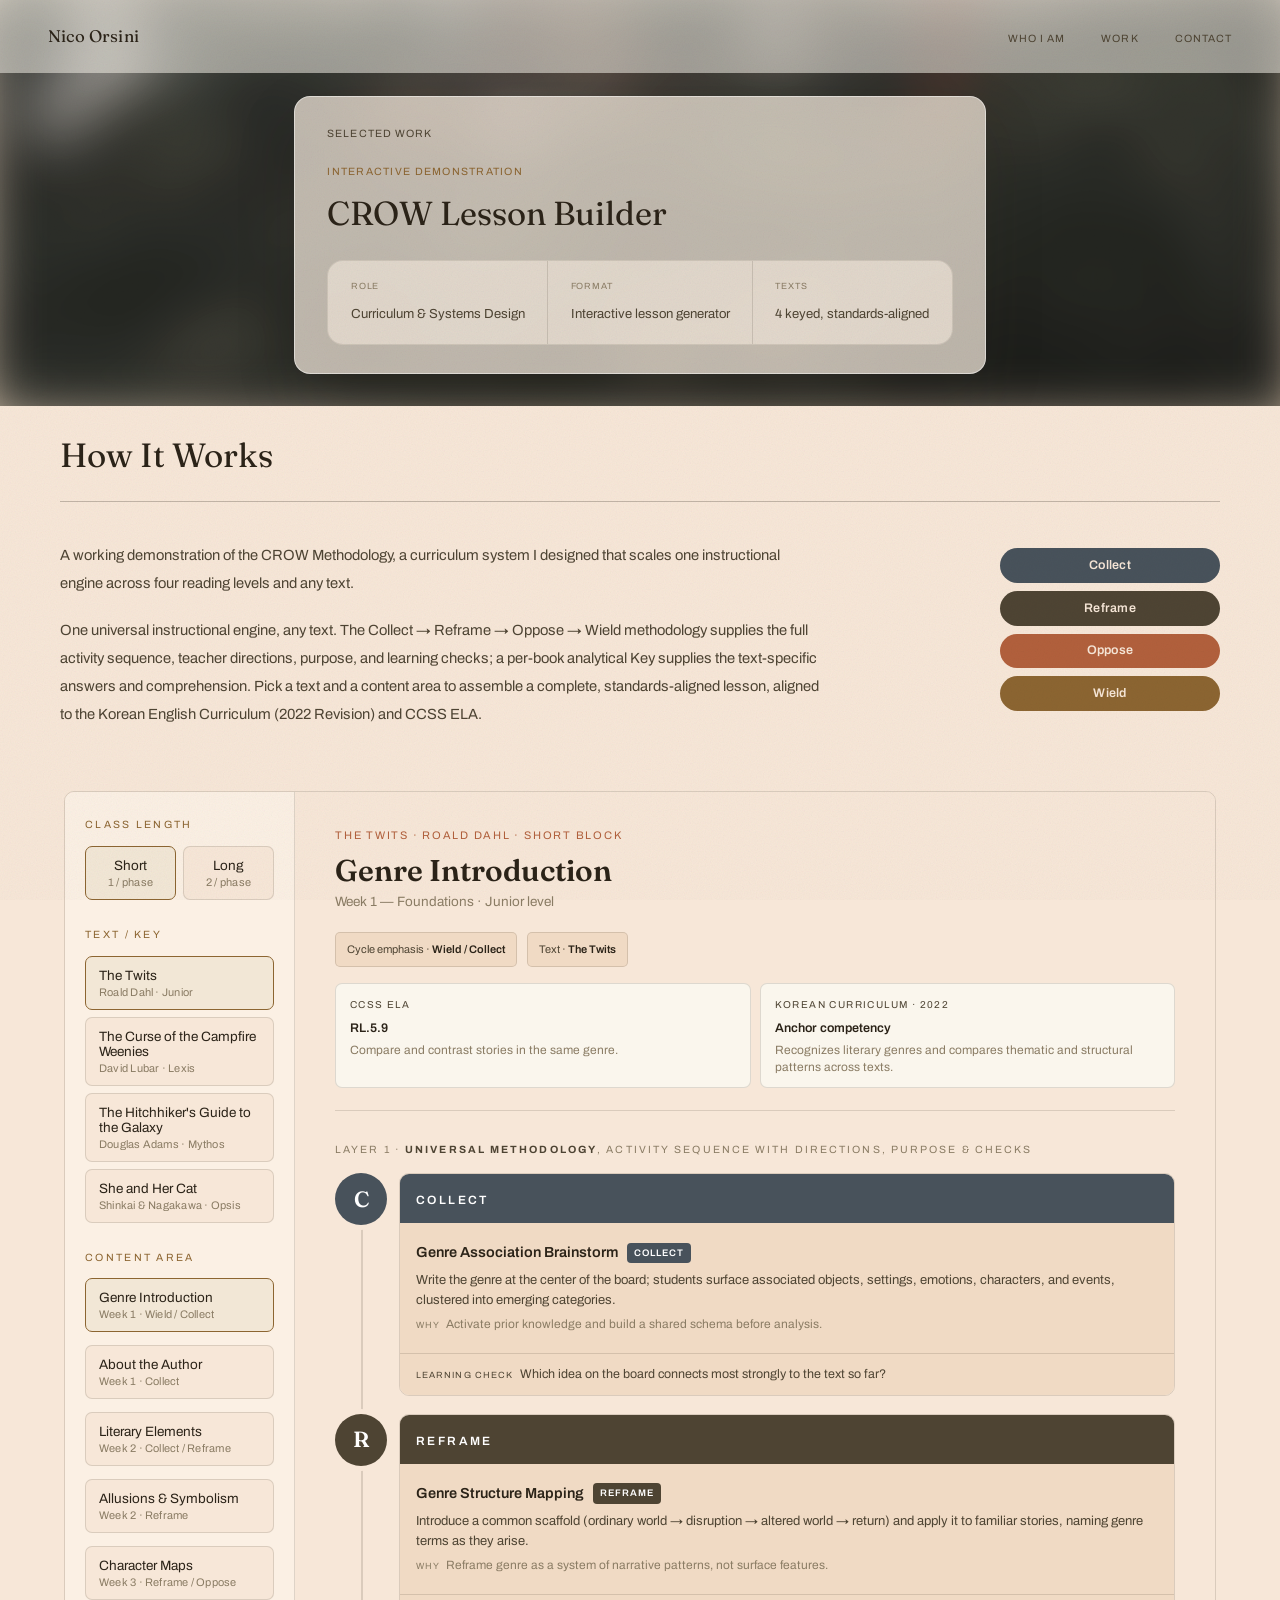
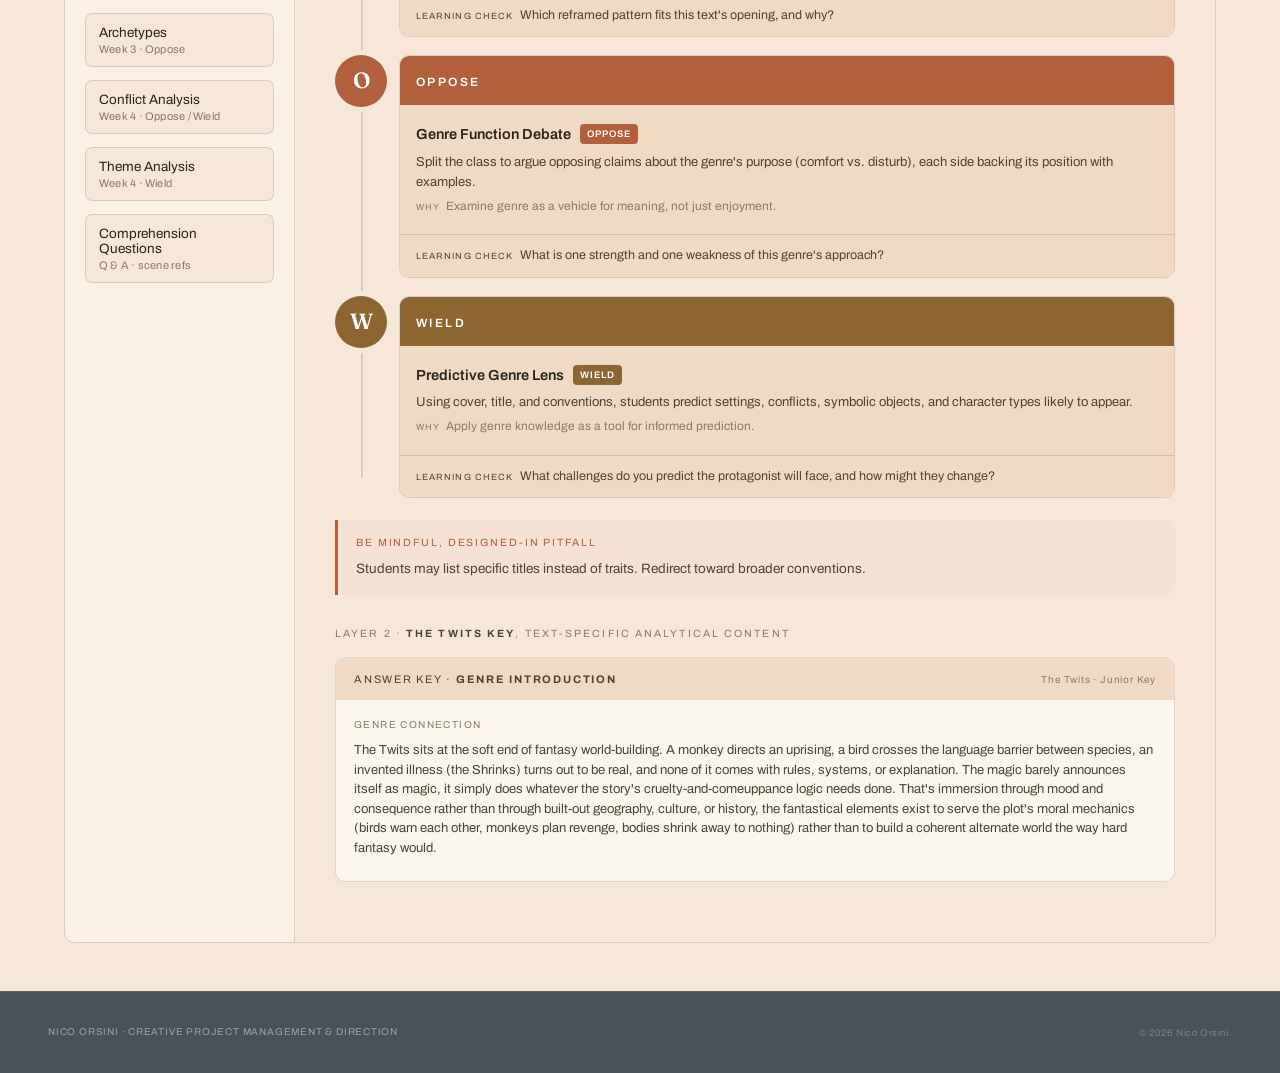
<file: crow-lesson-builder.html>
<!doctype html>
<html lang="en">
<head>
<meta charset="utf-8" />
<meta name="viewport" content="width=device-width, initial-scale=1" />
<title>CROW Lesson Builder · Nico Orsini</title>
<meta name="description" content="An interactive lesson builder demonstrating the CROW Methodology: one instructional engine that assembles standards-aligned lessons across four reading levels and any text.">
<meta property="og:title" content="CROW Lesson Builder · Nico Orsini">
<meta property="og:description" content="A working demonstration of the CROW Methodology, a curriculum system by Nico Orsini that scales one instructional engine across four reading levels and any text.">
<meta property="og:image" content="https://nicoorsini.com/Images/assets/archetype-wheel.jpg">
<meta property="og:url" content="https://nicoorsini.com/crow-lesson-builder">
<meta property="og:image:alt" content="CROW Lesson Builder interactive tool">
<meta property="og:type" content="website">
<meta name="twitter:card" content="summary_large_image">
<meta name="twitter:title" content="CROW Lesson Builder · Nico Orsini">
<meta name="twitter:description" content="A working demonstration of the CROW Methodology, a curriculum system by Nico Orsini.">
<meta name="twitter:image" content="https://nicoorsini.com/Images/assets/archetype-wheel.jpg">
<link rel="preconnect" href="https://fonts.googleapis.com">
<link rel="preconnect" href="https://fonts.gstatic.com" crossorigin>
<link href="https://fonts.googleapis.com/css2?family=Fraunces:ital,opsz,wght@0,9..144,300;0,9..144,400;0,9..144,500;0,9..144,600;1,9..144,300;1,9..144,400;1,9..144,500&family=Archivo:wght@400;500;600;700&display=swap" rel="stylesheet">
<link rel="stylesheet" href="styles.css?v=51">
<style>
  :root{
    --collect:#48525B; --reframe:#4E4433; --oppose:#B2603C; --wield:#8C6531;
    --oppose-tint:#F5E2D5; --shadow:#6B3D52;
  }
  *{box-sizing:border-box}
  html,body{margin:0}
  .wrap{max-width:1200px;margin:0 auto;padding:0 24px}

  /* the tool grid isn't a new titled section like the ones elsewhere on
     the site (no heading/rule arriving to mark a fresh start), so it
     reads as a longer gap than the same number of pixels would on a
     page like crow.html. Trimmed tighter here to compensate. */
  #lb-overview{padding-bottom:2.5rem}
  .lb-toolwrap{padding:0.25rem 0 3rem}

  .lb-overview-row{display:flex;gap:2.5rem;align-items:flex-start;flex-wrap:wrap}
  .lb-overview-row .subpage-body{flex:1 1 480px;margin:0}
  .lb-cyclekey{display:flex;flex-direction:column;gap:8px;flex:1 1 200px;max-width:220px;padding-top:6px}
  .lb-cyclekey span{display:block;text-align:center;padding:0.42rem 1rem;border-radius:999px;color:var(--cream);font-family:"Archivo",system-ui,sans-serif;font-weight:600;font-size:0.78rem;letter-spacing:.02em}

  /* left sidebar (length, text/key, content area stacked) + stage on the
     right, spanning full height. Same light card treatment as
     .subpage-cell/.std elsewhere on the site, not an inverted dark panel. */
  .lb-grid{display:grid;grid-template-columns:230px 1fr;min-height:0;border:1px solid var(--rule);border-radius:10px;overflow:hidden}
  .lb-sidebar{background:var(--cream-card);border-right:1px solid var(--rule);padding:24px 20px}
  .lb-block{margin-bottom:26px}
  .lb-block:last-child{margin-bottom:0}
  .stage{background:var(--cream);color:var(--ink)}
  .ctrl-label{font-family:"Archivo",system-ui,sans-serif;font-size:10.5px;letter-spacing:.22em;text-transform:uppercase;color:var(--gold-deep);margin-bottom:12px;display:block}
  .opt{display:block;width:100%;text-align:left;cursor:pointer;background:var(--cream);color:var(--ink);border:1px solid var(--rule);border-radius:7px;padding:11px 13px;margin-bottom:7px;font-family:"Archivo",sans-serif;font-size:13.5px;transition:border-color .15s, background .15s, transform .08s}
  .opt:hover{border-color:var(--rule-strong);background:var(--cream-2)}
  .opt:active{transform:translateY(1px)}
  .opt.sel{border-color:var(--gold-deep);background:#F2E7D6;color:var(--ink)}
  .opt .sub{display:block;font-size:11px;color:var(--ink-faint);margin-top:3px;font-family:"Archivo",system-ui,sans-serif;letter-spacing:.02em}
  .opt.disabled{opacity:.5;cursor:not-allowed}
  .opt.disabled:hover{border-color:var(--rule);background:var(--cream)}
  .seg{display:flex;gap:7px}
  .seg .opt{margin-bottom:0;text-align:center}
  .focus-list{display:grid;gap:6px}
  :focus-visible{outline:2px solid var(--gold-deep);outline-offset:2px}

  .empty{height:100%;min-height:320px;display:flex;flex-direction:column;align-items:center;justify-content:center;text-align:center;padding:40px;color:#8A7C64}
  .empty .big{font-family:"Fraunces",serif;font-size:78px;line-height:1;color:var(--rule);letter-spacing:.06em}
  .empty p{max-width:360px;font-size:14px;margin-top:18px}

  .lesson{padding:34px 40px 60px;animation:rise .4s ease both}
  @keyframes rise{from{opacity:0;transform:translateY(10px)}to{opacity:1;transform:none}}
  @media (prefers-reduced-motion:reduce){.lesson,.phase{animation:none}}

  .lesson-head{border-bottom:1px solid var(--rule);padding-bottom:22px}
  .kicker{font-family:"Archivo",system-ui,sans-serif;font-size:11px;letter-spacing:.16em;text-transform:uppercase;color:var(--oppose);margin-bottom:10px}
  .lesson-title{font-family:"Fraunces",serif;font-weight:600;font-size:30px;line-height:1.08;margin:0 0 4px;color:#2B2318}
  .lesson-sub{font-size:13.5px;color:#8A7C64}
  .meta-row{display:flex;flex-wrap:wrap;gap:10px;margin-top:18px}
  .chip{font-family:"Archivo",system-ui,sans-serif;font-size:11px;background:var(--cream-2);border:1px solid var(--rule);border-radius:5px;padding:7px 11px;color:#4E4433}
  .chip b{color:#2B2318;font-weight:600}
  .standards{margin-top:16px;display:grid;gap:9px;grid-template-columns:1fr 1fr}
  .std{border:1px solid var(--rule);border-radius:7px;padding:12px 14px;background:#FAF6ED}
  .std .src{font-family:"Archivo",system-ui,sans-serif;font-size:10px;letter-spacing:.14em;text-transform:uppercase;color:var(--reframe);margin-bottom:5px}
  .std .code{font-family:"Archivo",system-ui,sans-serif;font-size:12.5px;font-weight:600;color:#2B2318;margin-bottom:3px}
  .std .desc{font-size:12px;color:#8A7C64;line-height:1.4}

  .sectlabel{font-family:"Archivo",system-ui,sans-serif;font-size:10.5px;letter-spacing:.2em;text-transform:uppercase;color:var(--ink-faint);margin:30px 0 6px}
  .sectlabel b{color:#4E4433}

  .flow{margin-top:14px;position:relative;padding-left:64px}
  .spine{position:absolute;left:26px;top:6px;bottom:20px;width:2px;background:var(--rule)}
  .phase{position:relative;margin-bottom:18px;animation:rise .4s ease both}
  .phase:nth-child(2){animation-delay:.05s}.phase:nth-child(3){animation-delay:.1s}.phase:nth-child(4){animation-delay:.15s}.phase:nth-child(5){animation-delay:.2s}
  .node{position:absolute;left:-64px;top:0;width:52px;height:52px;border-radius:50%;display:flex;align-items:center;justify-content:center;font-family:"Fraunces",serif;font-weight:600;font-size:22px;color:#fff;box-shadow:0 0 0 5px var(--cream)}
  .phase-card{border:1px solid var(--rule);border-radius:10px;overflow:hidden}
  .phase-top{padding:11px 16px;color:#fff}
  .phase-name{font-family:"Archivo",system-ui,sans-serif;font-size:12px;letter-spacing:.2em;text-transform:uppercase;font-weight:600}
  .phase-focus{font-size:12px;font-style:italic;opacity:.92;margin-top:2px}
  .acts{background:var(--cream-2);padding:4px 16px 6px}
  .act{padding:13px 0;border-bottom:1px solid var(--cream-2)}
  .act:last-child{border-bottom:none}
  .act-name{font-weight:600;font-size:14.5px;color:#2B2318;margin-bottom:5px;display:flex;align-items:center;gap:9px;flex-wrap:wrap}
  .act-tag{font-family:"Archivo",system-ui,sans-serif;font-size:9.5px;letter-spacing:.1em;text-transform:uppercase;padding:2px 7px;border-radius:4px;color:#fff}
  .act-dir{font-size:13px;color:#4E4433;line-height:1.55;margin-bottom:6px}
  .act-why{font-size:12px;color:#8A7C64;line-height:1.45}
  .act-why .l{font-family:"Archivo",system-ui,sans-serif;font-size:9px;letter-spacing:.12em;text-transform:uppercase;color:var(--ink-faint);margin-right:6px}
  .act-key{margin-top:8px;padding:9px 11px;background:var(--cream-card);border-left:3px solid var(--gold-deep);border-radius:0 6px 6px 0;font-size:12px;color:var(--ink-soft);line-height:1.5}
  .act-key .l{font-family:"Archivo",system-ui,sans-serif;font-size:9px;letter-spacing:.12em;text-transform:uppercase;color:var(--gold-deep);margin-right:6px;display:block;margin-bottom:3px}
  .check{background:var(--cream-2);padding:10px 16px;font-size:12.5px;color:#4E4433;border-top:1px solid var(--rule)}
  .check .l{font-family:"Archivo",system-ui,sans-serif;font-size:9px;letter-spacing:.12em;text-transform:uppercase;color:var(--reframe);margin-right:7px}

  .mindful{margin-top:22px;border-left:3px solid var(--oppose);background:var(--oppose-tint);border-radius:0 8px 8px 0;padding:14px 18px}
  .mindful .h{font-family:"Archivo",system-ui,sans-serif;font-size:10.5px;letter-spacing:.18em;text-transform:uppercase;color:var(--oppose);margin-bottom:6px}
  .mindful p{margin:0;font-size:13.5px;color:#4E4433}

  .shadowbar{margin-top:28px;border:1px solid #C7ABA8;background:linear-gradient(180deg,#F4E8E4,#EDE0DC);border-radius:9px;padding:15px 18px}
  .shadowbar .h{font-family:"Archivo",system-ui,sans-serif;font-size:10px;letter-spacing:.2em;text-transform:uppercase;color:var(--shadow);margin-bottom:6px}
  .shadowbar .name{font-family:"Fraunces",serif;font-weight:600;font-size:19px;color:#4A2A32;margin-bottom:4px}
  .shadowbar p{margin:0;font-size:13px;color:#6B4A50;line-height:1.5}

  .keypanel{margin-top:14px;border:1px solid var(--rule);border-radius:10px;background:#FAF6ED;overflow:hidden}
  .keyhead{background:var(--cream-2);padding:12px 18px;display:flex;align-items:center;justify-content:space-between;gap:12px;flex-wrap:wrap}
  .keyhead .t{font-family:"Archivo",system-ui,sans-serif;font-size:11px;letter-spacing:.16em;text-transform:uppercase;color:#4E4433}
  .keyhead .t b{color:var(--reframe)}
  .keyhead .lvl{font-family:"Archivo",system-ui,sans-serif;font-size:10px;letter-spacing:.08em;color:var(--ink-faint)}
  .keybody{padding:16px 18px}
  .kgroup{margin-bottom:16px}.kgroup:last-child{margin-bottom:0}
  .kglabel{font-family:"Archivo",system-ui,sans-serif;font-size:10px;letter-spacing:.14em;text-transform:uppercase;color:var(--ink-faint);margin-bottom:8px}
  .krow{border-top:1px solid var(--cream-2);padding:9px 0}.krow:first-of-type{border-top:none}
  .kname{font-weight:600;color:#2B2318;font-size:14px}
  .ktag{font-family:"Archivo",system-ui,sans-serif;font-size:11px;color:var(--oppose);margin-left:2px}
  .kdesc{font-size:12.5px;color:#4E4433;line-height:1.5;margin-top:2px}
  .kfield{font-size:13px;color:#4E4433;margin-bottom:7px;line-height:1.5}.kfield b{color:#2B2318}
  .keq{font-family:"Fraunces",serif;font-style:italic;color:#2B2318}
  details.more{margin-top:8px}
  details.more summary{cursor:pointer;list-style:none;font-family:"Archivo",system-ui,sans-serif;font-size:10.5px;letter-spacing:.12em;text-transform:uppercase;color:var(--reframe);padding:6px 0}
  details.more summary::-webkit-details-marker{display:none}
  details.more summary::after{content:" +"}details.more[open] summary::after{content:" –"}
  .alt{font-size:12px;color:#8A7C64;font-style:italic;margin-top:8px}

  /* Comprehension */
  .compnote{font-size:13px;color:#4E4433;line-height:1.55;margin:6px 0 14px}
  .compsec{border:1px solid var(--rule);border-radius:9px;background:#FAF6ED;margin-bottom:10px;overflow:hidden}
  .compsec > summary{cursor:pointer;list-style:none;padding:13px 16px;font-family:"Archivo",system-ui,sans-serif;font-size:11px;letter-spacing:.1em;text-transform:uppercase;color:#4E4433;background:var(--cream-2);display:flex;justify-content:space-between;align-items:center}
  .compsec > summary::-webkit-details-marker{display:none}
  .compsec > summary::after{content:"+";color:var(--ink-faint);font-size:15px}
  .compsec[open] > summary::after{content:"–"}
  .compsec .inner{padding:6px 16px 12px}
  .compq{padding:12px 0 0;border-top:1px solid var(--cream-2)}
  .compq:first-child{border-top:none}
  .cq{font-weight:600;color:#2B2318;font-size:13.5px;line-height:1.5}
  .cq .n{color:var(--oppose);font-family:"Archivo",system-ui,sans-serif;font-size:12px;margin-right:6px}
  .ca{font-size:13px;color:#4E4433;line-height:1.55;margin:5px 0 4px}
  .cs{font-family:"Archivo",system-ui,sans-serif;font-size:11px;color:var(--ink-faint);line-height:1.4;padding-bottom:10px}
  .cs .l{color:var(--reframe);letter-spacing:.08em}

  .wheelwrap{margin-top:14px;border:1px solid var(--rule);border-radius:10px;background:#FAF6ED;padding:16px 16px 18px;text-align:center}
  .wheelcap{font-family:"Archivo",system-ui,sans-serif;font-size:10.5px;letter-spacing:.06em;color:var(--ink-faint);margin-bottom:12px;line-height:1.55}
  .wheelcap b{color:#4E4433}
  .wheelimg{max-width:100%;width:540px;height:auto;border-radius:6px}
  .pending{margin-top:14px;border:1px dashed var(--rule);border-radius:8px;padding:18px 20px;background:#FAF6ED}
  .pending .h{font-family:"Archivo",system-ui,sans-serif;font-size:11px;letter-spacing:.14em;text-transform:uppercase;color:var(--reframe);margin-bottom:8px}
  .pending p{margin:0;font-size:13.5px;color:#8A7C64;line-height:1.55}

  @media (max-width:860px){
    .lb-grid{grid-template-columns:1fr}
    .lb-sidebar{border-right:none;border-bottom:1px solid var(--rule)}
    .standards{grid-template-columns:1fr}
    .lesson{padding:26px 20px 48px}
    .flow{padding-left:50px}
    .node{left:-50px;width:40px;height:40px;font-size:17px}
    .spine{left:19px}
  }
</style>
</head>
<body>

<nav id="siteNav">
  <a href="index.html#top" class="nav-name">Nico Orsini</a>
  <ul class="nav-links">
    <li><a href="index.html#top">Who I Am</a></li>
    <li><a href="index.html#work">Work</a></li>
    <li><a href="index.html#contact">Contact</a></li>
  </ul>
</nav>

<!-- HERO -->
<div class="subpage-hero photo-hero">
  <div class="hero-photo-layer" id="lb-hero-photo"></div>
  <div class="subpage-hero-inner shimmer-hero">
    <div class="subpage-breadcrumb"><a href="index.html#work">Selected Work</a></div>
    <div class="subpage-eyebrow">Interactive Demonstration</div>
    <h1 class="subpage-title">CROW Lesson Builder</h1>
    <div class="subpage-meta-row">
      <div class="subpage-meta-item">
        <span class="subpage-meta-label">Role</span>
        <span class="subpage-meta-value">Curriculum &amp; Systems Design</span>
      </div>
      <div class="subpage-meta-item">
        <span class="subpage-meta-label">Format</span>
        <span class="subpage-meta-value">Interactive lesson generator</span>
      </div>
      <div class="subpage-meta-item">
        <span class="subpage-meta-label">Texts</span>
        <span class="subpage-meta-value">4 keyed, standards-aligned</span>
      </div>
    </div>
  </div>
</div>

<!-- OVERVIEW -->
<div class="subpage-section" id="lb-overview">
  <div class="subpage-section-inner">
    <div class="subpage-section-head">
      <h2 class="subpage-section-title">How It Works</h2>
    </div>
    <div class="lb-overview-row">
      <div class="subpage-body">
        <p>A working demonstration of the CROW Methodology, a curriculum system I designed that scales one instructional engine across four reading levels and any text.</p>
        <p>One universal instructional engine, any text. The Collect &rarr; Reframe &rarr; Oppose &rarr; Wield methodology supplies the full activity sequence, teacher directions, purpose, and learning checks; a per-book analytical Key supplies the text-specific answers and comprehension. Pick a text and a content area to assemble a complete, standards-aligned lesson, aligned to the Korean English Curriculum (2022 Revision) and CCSS ELA.</p>
      </div>
      <div class="lb-cyclekey">
        <span style="background:var(--collect)">Collect</span>
        <span style="background:var(--reframe)">Reframe</span>
        <span style="background:var(--oppose)">Oppose</span>
        <span style="background:var(--wield)">Wield</span>
      </div>
    </div>
  </div>
</div>

<div class="lb-toolwrap">
<main class="wrap">
  <div class="lb-grid">
    <aside class="lb-sidebar">
      <div class="lb-block" id="lenblock">
        <span class="ctrl-label">Class length</span>
        <div class="seg" id="length">
          <button class="opt sel" data-len="short">Short<span class="sub">1 / phase</span></button>
          <button class="opt" data-len="long">Long<span class="sub">2 / phase</span></button>
        </div>
      </div>

      <div class="lb-block">
        <span class="ctrl-label">Text / Key</span>
        <div id="books"></div>
      </div>

      <div class="lb-block">
        <span class="ctrl-label">Content area</span>
        <div class="focus-list" id="areas"></div>
      </div>
    </aside>

    <section class="stage" id="stage">
      <div class="empty" id="empty">
        <div class="big">C R O W</div>
        <p>Pick a text and a content area, the lesson assembles automatically.</p>
      </div>
    </section>
  </div>
</main>
</div>

<footer>
  <span class="footer-name">Nico Orsini &middot; Creative Project Management &amp; Direction</span>
  <span class="footer-copy">&copy; 2026 Nico Orsini.</span>
</footer>

<script>
  const nav = document.getElementById('siteNav');
  const updateNav = () => nav.classList.toggle('scrolled', window.scrollY > 60);
  window.addEventListener('scroll', updateNav, { passive: true });
  updateNav();
</script>

<script>
  /* hero photo: one random frame from the Film & Motion gallery, new
     pick on every load, same pool used on index.html/photography.html */
  var HERO_PHOTOS = [
    "Images/Photography%20Images/Lucky%20Day.jpg",
    "Images/Photography%20Images/Dark%20Buddha.jpg",
    "Images/Photography%20Images/City%20Tops.jpg",
    "Images/Photography%20Images/Red%20Wood%20Wall.jpg",
    "Images/Photography%20Images/Alley%20Temple.jpg",
    "Images/Photography%20Images/Smal%20Rail%20Car.jpg",
    "Images/Photography%20Images/Greenery.jpg",
    "Images/Photography%20Images/Pink%20Flowers.jpg",
    "Images/Photography%20Images/Statue.jpg",
    "Images/Photography%20Images/City%20Bridge.jpg",
    "Images/Photography%20Images/Golden%20Temple.jpg",
    "Images/Photography%20Images/Lighthouse.jpg",
    "Images/Photography%20Images/Temple%20Reflection.jog.jpg",
    "Images/Photography%20Images/Temple%20Tops.jpg",
    "Images/Photography%20Images/Coffee%20Shop%20Ceiling.jpg",
    "Images/Photography%20Images/Red%20Wall%20Demon.jpg",
    "Images/Photography%20Images/Cat.jpg",
    "Images/Photography%20Images/Japanese%20Cards.jpg",
    "Images/Photography%20Images/Horse%20Sign.jpg",
    "Images/Photography%20Images/Car%20Trailer.jpg"
  ];
  var lbHeroPhoto = document.getElementById('lb-hero-photo');
  if (lbHeroPhoto) {
    var pick = HERO_PHOTOS[Math.floor(Math.random() * HERO_PHOTOS.length)];
    lbHeroPhoto.style.backgroundImage = "url('" + pick + "')";
  }
</script>

<script>
const PHASES={Collect:{color:"var(--collect)"},Reframe:{color:"var(--reframe)"},Oppose:{color:"var(--oppose)"},Wield:{color:"var(--wield)"}};
const ORDER=["Collect","Reframe","Oppose","Wield"];
const WHEEL="Images/assets/archetype-wheel.jpg";

/* ============ UNIVERSAL METHODOLOGY ============ */
/* acts: [phase, name, teacher direction, instructional purpose] */
const METH={
  genre:{name:"Genre Introduction",week:"Week 1 — Foundations",emphasis:"Wield / Collect",keySection:"genre",
    ccss:{code:"RL.5.9",desc:"Compare and contrast stories in the same genre."},
    korean:"Recognizes literary genres and compares thematic and structural patterns across texts.",
    mindful:"Students may list specific titles instead of traits. Redirect toward broader conventions.",
    checks:{Collect:"Which idea on the board connects most strongly to the text so far?",Reframe:"Which reframed pattern fits this text's opening, and why?",Oppose:"What is one strength and one weakness of this genre's approach?",Wield:"What challenges do you predict the protagonist will face, and how might they change?"},
    acts:[["Collect","Genre Association Brainstorm","Write the genre at the center of the board; students surface associated objects, settings, emotions, characters, and events, clustered into emerging categories.","Activate prior knowledge and build a shared schema before analysis."],
      ["Collect","Role & Scenario Exploration","Pose a scenario in which students meet a figure typical of the genre; sort imagined behaviours into groupings such as helpful vs. dangerous.","Deepen genre understanding through imagined interaction."],
      ["Reframe","Genre Structure Mapping","Introduce a common scaffold (ordinary world → disruption → altered world → return) and apply it to familiar stories, naming genre terms as they arise.","Reframe genre as a system of narrative patterns, not surface features."],
      ["Reframe","Comparative Genre Reframe","Give two short premises resembling different genres; students classify each and justify using genre-specific language.","Move from instinctive recognition to analytical classification."],
      ["Oppose","Genre Function Debate","Split the class to argue opposing claims about the genre's purpose (comfort vs. disturb), each side backing its position with examples.","Examine genre as a vehicle for meaning, not just enjoyment."],
      ["Oppose","Cross-Cultural Genre Comparison","Compare genre expressions from two cultural traditions; discuss how purpose, tone, or moral emphasis shifts while the genre stays recognizable.","Complicate genre understanding through cultural context."],
      ["Wield","Predictive Genre Lens","Using cover, title, and conventions, students predict settings, conflicts, symbolic objects, and character types likely to appear.","Apply genre knowledge as a tool for informed prediction."],
      ["Wield","Narrative Arc Forecast","Apply the scaffold to forecast how the story might progress, challenges, transformations, outcomes.","Synthesize genre understanding into forward-thinking expectations."]]},

  author:{name:"About the Author",week:"Week 1 — Foundations",emphasis:"Collect",keySection:"author",
    ccss:{code:"RL.6.6",desc:"Analyze how an author's point of view or purpose shapes a text."},
    korean:"Relates an author's life, era, or worldview to narrative voice and subject matter.",
    mindful:"Students may retell biography without analysis. Push them to trace biography → style → story.",
    checks:{Collect:"Which example feels closest to this author's world so far?",Reframe:"Which detail best shows the author's signature technique?",Oppose:"What is one strength of the author's style, and one cost?",Wield:"Which prediction best fits the author's style, and why?"},
    acts:[["Collect","Experience Brainstorm","Students share moments when the ordinary felt subtly strange; cluster into familiar vs. disruptive elements.","Activate experiential understanding of tone and connect lived experience to authorial style."],
      ["Collect","Author Influence Snapshot","Present a brief overview of the author's influences; discuss how these might shape mood or theme.","Establish author background as an interpretive lens, not isolated biography."],
      ["Reframe","Style Concept Diagram","Map a signature stylistic technique onto paired examples from the text, showing how the technique operates.","Reframe authorial style as deliberate technique."],
      ["Reframe","Style Identification Match","Students match short passages to a target authorial style, justifying with specific stylistic features.","Move from intuitive reaction to precise stylistic analysis."],
      ["Oppose","Interpretive Value Debate","Argue opposing interpretations of a central stylistic or narrative choice, supported with textual evidence.","Foreground authorial intent as open to interpretation."],
      ["Oppose","Style Contrast Analysis","Compare passages from different tonal traditions and evaluate how each achieves its effect.","Complicate judgments about effective writing by examining purpose and impact."],
      ["Wield","Predictive Authorial Lens","Use the author's background and tendencies to predict narrative developments and thematic turns.","Apply author study as a forward-looking analytical tool."],
      ["Wield","Style Imitation Exercise","Students compose a short passage imitating the author's characteristic tone or technique.","Synthesize understanding of authorial style through creative application."]]},

  elements:{name:"Literary Elements",week:"Week 2 — Structure & First Response",emphasis:"Collect / Reframe",keySection:"elements",
    ccss:{code:"RL.7.3",desc:"Analyze how particular elements of a story interact."},
    korean:"Explains how structure and perspective influence meaning in fiction.",
    mindful:"Students may memorize definitions. Require textual evidence to show understanding.",
    checks:{Collect:"What detail from the opening tells us when the story takes place?",Reframe:"What makes an event the climax rather than another rising-action beat?",Oppose:"What is one limitation of first-person that third-person avoids?",Wield:"What changes most when we shift the point of view?"},
    acts:[["Collect","Setting Snapshot","Read the opening aloud; students note physical location, time period, and social context, then compare observations.","Establish setting as a multidimensional element shaping behaviour and expectation."],
      ["Collect","Event Sorting & Plot Assembly","Students separate authentic events from decoys and arrange the true ones in sequence on a plot chart.","Reinforce comprehension of progression and prepare for structural analysis."],
      ["Reframe","Match the Arc","From the sequenced events, students assign the ones that fill each structural role (exposition, rising action, climax, resolution), justifying by function.","Reframe plot as intentional structure, not a list of events."],
      ["Reframe","Subplot Connections","Identify a secondary thread and explain in a sentence how it supports, complicates, or mirrors the main plot.","Deepen understanding of how subplots reinforce central conflict and theme."],
      ["Oppose","Point of View Debate","Identify the text's POV and debate how a different narrative perspective would change suspense, access, or emotional impact.","Examine POV as a deliberate authorial choice, not neutral narration."],
      ["Oppose","Tone Analysis & Contrast","Students highlight tone-setting language in a passage, then revise it to produce a contrasting tone and discuss the effect.","Highlight tone as a tool that shapes meaning beyond word choice."],
      ["Wield","Perspective Rewrite","Rewrite a short passage from a different POV, adjusting language and internal detail.","Apply POV understanding through controlled transformation."],
      ["Wield","Tone Shift Application","Revise a selected line to intentionally alter its tone; explain how the reader's experience changes.","Synthesize tone analysis into purposeful stylistic decisions."]]},

  allusion:{name:"Allusions & Symbolism",week:"Week 2 — Structure & First Response",emphasis:"Reframe",keySection:"allusion",
    ccss:{code:"RL.8.4",desc:"Determine the meaning of words, phrases, and allusions as used in a text."},
    korean:"Interprets meaning through metaphor, imagery, and intertextual references.",
    mindful:"Students may confuse allusions with symbolism. Allusions point outward; symbols point inward.",
    checks:{Collect:"Does this detail point outward, inward, or both? Why?",Reframe:"Who reacts more strongly to this object, a character, or us?",Oppose:"Which symbol changes how a character feels, and which changes how we feel most?",Wield:"Would your invention change how characters see the story, or how we do?"},
    acts:[["Collect","Directional Meaning Sort","Classify modeled examples as allusion (outward reference) or symbol (inward meaning) using directional language.","Establish clear boundaries between allusion and symbolism."],
      ["Collect","Perspective-Based Clarification","Articulate what a detail reveals to a character vs. what it suggests to the audience.","Ground interpretation in perspective, not vague reaction."],
      ["Reframe","Symbol Identification","Identify ordinary-seeming recurring details; describe reactions and propose abstract meaning.","Reframe symbolism as a relationship between object, reaction, and idea."],
      ["Reframe","Allusion Identification","Identify an allusion, classify its type, and explain its effect on understanding.","Move from recognizing references to analyzing their function."],
      ["Oppose","Symbol Effectiveness Evaluation","Evaluate why a symbol works, contrasting its impact on characters with its effect on the audience.","Emphasize intentional design over description."],
      ["Oppose","Allusion Purpose Debate","Debate whether an allusion primarily serves character understanding or audience meaning, then refine the claim.","Reinforce audience awareness and precise meaning."],
      ["Wield","Invented Allusion","Create an original allusion that fits the narrative, reference, type, intended meaning.","Apply understanding of allusion through creation."],
      ["Wield","Designed Symbol","Design a symbolic object; describe response to it and the abstract idea it represents.","Synthesize symbolic thinking through creative application."]]},

  character:{name:"Character Maps",week:"Week 3 — Characters & Cultural Patterns",emphasis:"Reframe / Oppose",keySection:"character",
    ccss:{code:"RL.6.3",desc:"Describe how a character's response or change contributes to the central theme."},
    korean:"Describes how relationships and experiences shape character development.",
    mindful:"Students may stick to generic traits. Push for specificity with evidence.",
    checks:{Collect:"At the start, who feels most important to the protagonist, and who to us?",Reframe:"Would the protagonist see this character as flat or round at first? What about us?",Oppose:"What is one reason this character might give to defend their actions?",Wield:"Which character is most likely to change by the end, and why?"},
    acts:[["Collect","Relational Character Brainstorm","Name characters connected to the protagonist and map them outward from both the protagonist's and the audience's view.","Introduce that relationships may be perceived differently by characters and readers."],
      ["Collect","Protagonist Mapping","Fill the protagonist's map, goal, motivation, values, traits, distinguishing self-view from audience interpretation.","Ground character analysis in perspective and evidence."],
      ["Reframe","Oppositional Character Study","Map an antagonistic figure's goals as they appear to the protagonist vs. the audience.","Reframe antagonists as intentional agents, not simple villains."],
      ["Reframe","Secondary Character Contrast","Analyze a supporting character's surface behaviour against underlying function or insight.","Recognize narrative support roles beyond main figures."],
      ["Oppose","Intention Justification Debate","Students articulate why a character might see their own actions as justified, even against the protagonist.","Explore intention as distinct from outcome and challenge moral binaries."],
      ["Oppose","Cross-Character Intention Comparison","Compare motivations across characters to locate how competing but rational perspectives create conflict.","Examine relational conflict as competing perspectives."],
      ["Wield","Development Labels","Apply flat/round and static/dynamic to selected characters with brief evidence.","Synthesize analysis into formal terminology."],
      ["Wield","Relationship Shift Prediction","Predict how key relationships change by the end, in understanding, trust, or values.","Apply analysis toward relational and thematic forecasting."]]},

  archetypes:{name:"Archetypes",week:"Week 3 — Characters & Cultural Patterns",emphasis:"Oppose",keySection:"archetypes",
    ccss:{code:"RL.8.9",desc:"Analyze how modern works draw on themes or patterns from myths and traditional stories."},
    korean:"Identifies shared cultural symbols and character functions within stories.",
    mindful:"Students may repeat roles too often. Encourage varied archetypes across characters, objects, and forces.",
    checks:{Collect:"Which role do we already see in this text?",Reframe:"Do archetypes only belong to people, or can objects and places carry them too?",Oppose:"Which archetype feels most contested, and why?",Wield:"Which detail most clearly shows how one archetype appears?"},
    acts:[["Collect","Archetypal Role Brainstorm","Brainstorm common story roles (hero, shadow, helper, trickster, mentor) and what each does in a narrative.","Activate prior schema for archetypal function."],
      ["Collect","Story Element Collection","Gather a focused pool of 10-15 key elements, characters, then objects, then places and forces.","Establish a shared pool of elements for mapping."],
      ["Reframe","Beyond Characters Expansion","Sort elements into Characters / Objects / Places / Forces and discuss how non-human elements carry roles.","Reframe archetypes as functional roles expressible beyond character."],
      ["Reframe","Archetype Matching & Justification","Using the archetype wheel, assign archetypes to elements; students justify a few aloud with brief evidence.","Shift archetype work from labeling to reasoning."],
      ["Oppose","Constraint-Based Revision","Give one or two constraints (e.g., only three Shadows; a key villain is not human); students revise assignments accordingly.","Drive precision through purposeful limitation."],
      ["Oppose","Reveal & Evidence Debate","Compare maps to the consensus key; for disputed cases, students make brief evidence-based arguments.","Reinforce that archetype assignment is interpretive and evidence-driven."],
      ["Wield","Presentation Language","Describe how each central archetype is presented in one or two observable words.","Synthesize into precise descriptive language for later writing."],
      ["Wield","Predictive Archetype Lens","Predict how roles might shift near the climax and justify using established patterns.","Apply archetypal thinking to forecasting."]]},

  conflict:{name:"Conflict Analysis",week:"Week 4 — Conflict, Theme & Final Response",emphasis:"Oppose / Wield",keySection:"conflict",
    ccss:{code:"RL.7.2",desc:"Analyze how conflict develops and resolves across a text."},
    korean:"Analyzes conflict in relation to emotional, moral, or social development.",
    mindful:"Students may focus only on physical fights. Redirect to inner or systemic struggles.",
    checks:{Collect:"Do we have at least one example for each type of conflict?",Reframe:"Which category does your constructed conflict belong to?",Oppose:"Does reversing the participants create a new meaning or focus?",Wield:"Does the outcome match one side's proposed solution, or something different?"},
    acts:[["Collect","Participant Collection","Brainstorm conflict participants, expanding from characters to groups, societies, and abstract forces.","Broaden what can function as a source of conflict."],
      ["Collect","Category Sorting","Sort participants into conflict categories (vs. self, society, nature, fate, other), allowing justified overlaps.","Establish a framework for analyzing conflict types."],
      ["Reframe","Conflict Construction","Pair two participants and articulate what each wants and why those wants clash, recording it in the diagram.","Reframe conflict as intentional opposition driven by desire or belief."],
      ["Reframe","Conceptual Conflict Challenge","Build a conflict between a character and a broad concept (fear, tradition, responsibility), specifying how the force opposes.","Elevate analysis beyond surface confrontation."],
      ["Oppose","Agency Order Swap","Reverse a conflict's order and explain how emphasis, agency, or moral framing shifts.","Challenge default assumptions about perspective and power."],
      ["Oppose","Conflict Inversion","Imagine the outcome reversed and consider whether the category or nature of the conflict shifts.","Complicate win/lose thinking and deepen structural analysis."],
      ["Wield","Outcome Mapping","Map proposed solutions from each side against the outcome the text actually selects.","Distinguish intention from resolution."],
      ["Wield","Thematic Pattern Connection","Compare outcomes across conflicts to surface recurring values the text implies.","Connect resolution to emerging theme without collapsing into summary."]]},

  theme:{name:"Theme Analysis",week:"Week 4 — Conflict, Theme & Final Response",emphasis:"Wield",keySection:"theme",
    ccss:{code:"RL.8.2",desc:"Determine themes and analyze their development through characters and events."},
    korean:"Expresses thematic interpretation through cultural or personal reflection.",
    mindful:"Students may list single words. Insist on full-sentence statements.",
    checks:{Collect:"Which is the theme, a single word, or a full-sentence message?",Reframe:"Does your sentence sound like the author's message, or just what happens?",Oppose:"Can your theme still stand even if some scenes disagree with it?",Wield:"If someone hadn't read the text, could they still understand your theme?"},
    acts:[["Collect","Topic vs. Theme Modeling","Distinguish a topic (one idea) from a theme (a full statement); model how a topic expands into a claim.","Prevent one-word or summary-based themes."],
      ["Collect","Thematic Topic Brainstorm","Brainstorm recurring emotional, social, and abstract ideas, not objects or plot details.","Generate viable thematic starting points grounded in the text."],
      ["Reframe","Topic-to-Theme Construction","Transform selected topics into full-sentence statements expressing a lesson about human experience.","Reframe theme as interpretive meaning, not summary."],
      ["Reframe","Theme Refinement Workshop","Share drafts and revise collaboratively for precision, universality, and depth.","Strengthen thematic language and reduce vagueness."],
      ["Oppose","Theme Evidence Analysis","Find evidence supporting a chosen theme and at least one moment that complicates it; refine accordingly.","Test claims against the text and encourage intellectual honesty."],
      ["Oppose","Thematic Interpretation Debate","Present claims and evidence while peers question or propose alternatives.","Treat theme as an arguable, evidence-based interpretation."],
      ["Wield","Real-World Application","Connect a developed theme to a real situation, ethical question, or experience.","Apply literary meaning to lived experience."],
      ["Wield","Cross-Text Comparison","Compare the theme to one in another story, film, or cultural narrative.","Synthesize thematic understanding across contexts."]]},

  comprehension:{name:"Comprehension Questions",week:"Ongoing · across the cycle",emphasis:"CROW Review",keySection:"comprehension",isComp:true,
    ccss:{code:"RL — recall & inference",desc:"Cite textual evidence to support analysis of what the text says explicitly and inferentially."},
    korean:"Confirms accurate, detailed reading and supports inferential discussion.",
    note:"Comprehension runs as ongoing checks rather than a single CROW lesson. Questions are organized into three sets aligned to the narrative's structural movements; some intentionally bridge across sections. Each carries a model response and a scene anchor for teacher orientation, not a strict location marker."}
};

/* ============ BOOKS ============ */
const BOOKS={
  twits:{title:"The Twits",author:"Roald Dahl",level:"Junior",keyed:true},
  campfire:{title:"The Curse of the Campfire Weenies",author:"David Lubar",level:"Lexis",keyed:true},
  hitchhiker:{title:"The Hitchhiker's Guide to the Galaxy",author:"Douglas Adams",level:"Mythos",keyed:true},
  cat:{title:"She and Her Cat",author:"Shinkai & Nagakawa",level:"Opsis",keyed:true}
};

/* ============ KEYS ============ */
const KEYS={
  twits:{
    genreConnection:"The Twits sits at the soft end of fantasy world-building. A monkey directs an uprising, a bird crosses the language barrier between species, an invented illness (the Shrinks) turns out to be real, and none of it comes with rules, systems, or explanation. The magic barely announces itself as magic, it simply does whatever the story's cruelty-and-comeuppance logic needs done. That's immersion through mood and consequence rather than through built-out geography, culture, or history, the fantastical elements exist to serve the plot's moral mechanics (birds warn each other, monkeys plan revenge, bodies shrink away to nothing) rather than to build a coherent alternate world the way hard fantasy would.",
    authorConnection:"Roald Dahl spent years writing for adults first, an RAF fighter pilot in WWII, later a diplomat in Washington, before turning to children's books in 1960, initially to entertain his own kids. The Twits has an unusually petty origin for a published novel: Dahl said outright he wrote it to \"do something against beards,\" his own real distaste for facial hair, which became Mr Twit's defining, disgusting trait. Worth raising with students: a writer's personal irritation can become an entire book's premise.",
    trueShadow:{name:"Cruelty for Its Own Sake",desc:"The habit of hurting others for amusement, which creates vulnerability across the household, the cage, and the tree. The Twits embrace it daily, until they become the weaker creatures, and the targets, themselves."},
    elements:{fields:[
      ["Setting — physical","Mr and Mrs Twit's windowless house and its thistle-and-nettle garden in England. The sealed walls keep the world out and the cruelty in."],
      ["Setting — time","Ordinary days and weeks of small, repeated cruelties, then a fast final stretch, a few hours while the Twits are out buying guns, that lets the monkeys spring their trick."],
      ["Setting — society","A small private world where cruelty is normal and meanness is repaid with meanness, tricks, revenge, and control over weaker creatures."],
      ["Point of view","Third person, with a chatty narrator who speaks straight to the reader, openly judging the Twits and pulling the reader onto the animals' side."],
      ["Tone","Playfully disgusting and gleefully cruel, gross physical detail, direct jokes to the audience, invented insults, and a cheerful 'HOORAY' at the Twits' end."]],
      foreshadow:["The Hugtight glue, traps birds in the tree, and later the Twits to the floor","The fake Shrinks, invented to scare Mrs Twit, but they turn out to be real","The upside-down monkeys, forced to live inverted, which the Twits eventually experience","The ugly-thoughts passage, thoughts reshape a person from the inside out"]},
    archetypes:{
      characters:[["Mr Twit","Ruler → Shadow Tyrant","Rules his small world by force and fear, demanding obedience from his wife and the caged monkeys."],
        ["Mrs Twit","Jester → Shadow Hater","Twists jokes and tricks into ways of hurting others, finding pleasure in fear."],
        ["Muggle-Wump","Outlaw → Revolutionary","Refuses the cage any longer and leads the uprising that overturns the Twits' rule."],
        ["The Four Monkey Family","Innocent → Shadow Victim","Suffer daily upside-down labour, unable to escape or refuse without punishment."],
        ["The English Birds","Innocent → Daydreamer","Trust the tree as a safe roost and need an outside voice to see the danger."],
        ["The Roly-Poly Bird","Explorer → Iconoclast","Breaks the trap by speaking across languages and warning the birds the system depends on catching."],
        ["Fred","Everyman → Realist","Arrives from the ordinary world to find what is left of the Twits, confirming the cruelty has ended."],
        ["The Four Little Boys","Explorer → Seeker","Wander into the garden out of curiosity and escape the glue their own way."]],
      objects:[["The Shrinks","Creator → Shadow Destroyer","Begins as a lie and ends as the real force that breaks the Twits down piece by piece."]],
      forces:[["The Twits' House","Sage → Shadow Elitist","Shuts out the world with no windows, hoarding the Twits' private cruelty behind sealed walls."],
        ["The Monkey Cage","Caregiver → Shadow Slave","Holds the monkey family through forced service to Mr Twit's circus dream."],
        ["The Upside-Down Room","Magician → Shadow Deceiver","Tricks the Twits' eyes into believing the world has flipped, leading them into their own trap."]]},
    character:[
      {n:"Mr Twit",lines:["<b>Goal</b>, play the nastiest possible tricks and keep his monkeys and his Bird Pie.","<b>Motivation</b>, enjoys cruelty and feels powerful when he controls or frightens others.","<b>Values</b>, control, revenge, appetite; his own pleasure above all, making him the clearest face of the book's cruelty.","<b>Traits</b>, Cunning, Determined (+); Cruel, Vengeful (−).","<b>Development</b>, Flat / Static. He never changes inside, and that is the point, as cruel at the end as the start, so his downfall feels like the world catching up rather than him learning."]},
      {n:"Muggle-Wump",lines:["<b>Goal</b>, free his family from the cage and get them safely back to Africa.","<b>Motivation</b>, loves his family and hates watching them suffer the daily upside-down torture.","<b>Values</b>, family, freedom, justice; puts his family first, becoming the force that rises against the Twits.","<b>Traits</b>, Clever, Brave (+); Bossy, Impatient (−).","<b>Development</b>, Round / Dynamic. Shifts from a helpless prisoner who can only shout warnings to a leader who takes action; the Roly-Poly Bird gives him the power to act."]},
      {n:"Fred",lines:["<b>Goal</b>, read the gas meter and get on with his work.","<b>Motivation</b>, doing an ordinary job that brings him to the Twits' door by chance.","<b>Values</b>, routine, normalcy, decency; stands for everything the Twits shut out.","<b>Traits</b>, Observant, Grounding (+); Uninvolved, Unreflective (−).","<b>Development</b>, Flat / Static. He doesn't change, but his function matters, the ordinary world knocking on the door of extraordinary cruelty; his cheerful hooray is the world's verdict."]}],
    allusions:[["The Witch's Cooking Pot","Folkloric / Literary, Hansel and Gretel","Mr Twit's threat to make Boy Pie echoes the child-eating ogre, marking him as a storybook monster meant to be defeated."],
      ["Trick and Counter-Trick","Folkloric / Literary, trickster tradition","The escalating prank war follows the folk pattern where each side tops the last, shaping the expectation that cruelty will rebound."],
      ["The Animals' Revolt","Literary, mistreated-animals tradition","Caged and hunted creatures rising against cruel masters lets the reader cheer the monkeys and birds as rightful winners."]],
    allusionAlt:"Alternatives: the dreaded Shrinks (fairy-tale wasting curses) · the glass eye (folk tricksters using false body parts) · the Roly-Poly Bird (magical helper animals).",
    symbols:[["The Hugtight Glue","Cruelty"],["The Big Dead Tree","Death"],["The Balloons","Freedom"]],
    symbolAlt:"Alternatives: The Glass Eye = Watchfulness · The Gun = Controlled Power · The Walking-Stick = Deception.",
    conflict:[["Mr Twit vs. Mrs Twit","Character vs. Character","Their endless revenge spends their energy on each other and leaves them open to the animals' plan."],
      ["Muggle-Wump vs. Mr Twit","Character vs. Character","Muggle-Wump outsmarts Mr Twit, traps him in his own house, and escapes with his family."],
      ["The Twits vs. Consequence","Society vs. Fate","The Twits are destroyed by their own glue, their own upside-down trick, and the real Shrinks."],
      ["The Wild Birds vs. The Hunt","Nature vs. Society","Once the Roly-Poly Bird breaks the language barrier, the birds stay clear of the glue and the hunt collapses."]],
    conflictAlt:"Alternatives: The Monkeys vs. The Cage, Society vs. Society · The Garden vs. Visitors, Nature vs. Society · Order vs. Chaos, Nature vs. Nature.",
    theme:[["Cruelty","Cruelty offered freely to others tends to circle back upon the one who gives it.","kin: Matilda"],
      ["Inner & Outer Ugliness","What a person thinks and feels inside slowly reshapes how they appear to the world.","kin: The Picture of Dorian Gray"],
      ["Rising Up","When the mistreated act together, they can overturn those who seemed to hold all the power.","kin: Fantastic Mr Fox"]],
    comprehension:[
      {section:"Section 1 · Meet the Twits",items:[
        {q:"What does the narrator say happens when a man grows hair all over his face?",a:"It becomes impossible to tell what he really looks like underneath.",scene:"The narrator addressing the reader at the very opening, before Mr or Mrs Twit is introduced."},
        {q:"How does the narrator explain why Mrs Twit's face has become so ugly?",a:"Having ugly thoughts every single day makes a person's face grow uglier and uglier over time.",scene:"The narrator's explanation that good thoughts shine out of a face like sunbeams."},
        {q:"Why does Mrs Twit really carry her walking stick?",a:"She uses it to hit dogs, cats, and small children.",scene:"Mrs Twit claiming it is for a wart on her foot while the narrator gives the real reason."},
        {q:"Where does Mrs Twit hide her glass eye to play a trick on Mr Twit?",a:"She drops it into his mug of beer.",scene:"Mrs Twit keeping her back turned so he cannot see she has taken her eye out."},
        {q:"How does Mr Twit frighten Mrs Twit while she is in bed?",a:"He hides a frog in her bed, and it crawls over her feet and jumps onto her face.",scene:"Mr Twit catching the frog at the pond and slipping it between the sheets."},
        {q:"What does Mrs Twit mix into the spaghetti on Mr Twit's plate?",a:"Worms dug up from the garden.",scene:"Mrs Twit covering the worms with tomato sauce and grated cheese so nothing shows."},
        {q:"Which object does Mr Twit secretly lengthen each night to convince Mrs Twit she is shrinking?",a:"Her walking stick, he adds a tiny piece of wood every night.",scene:"Mr Twit also adding wood to her chair legs so her feet no longer reach the floor."},
        {q:"Where does Mrs Twit land when she floats back down from the sky?",a:"Right on top of Mr Twit.",scene:"Mr Twit in the garden with his beer, certain he has seen the last of her, when she floats silently down."}]},
      {section:"Section 2 · Inside the Twits' Home",items:[
        {q:"How does the narrator describe the Twits' house from the outside?",a:"It looks like a prison with no windows at all.",scene:"Mr Twit explaining he did not want people peeping in, not realising windows are mainly for looking out."},
        {q:"What does Mrs Twit grow in the garden around the house?",a:"Thistles and stinging-nettles.",scene:"Mrs Twit explaining she grows them to keep out nasty nosey little children."},
        {q:"Which sticky substance does Mr Twit paint on the Big Dead Tree each week?",a:"A sticky glue called HUGTIGHT.",scene:"Mr Twit painting the branches the day before Bird Pie Wednesday so birds land not knowing."},
        {q:"How do the four boys escape the sticky tree?",a:"They unbutton their trousers, slip out of them, drop to the ground, and run home.",scene:"Mr Twit reaching the top of the ladder just as the boys tumble free."},
        {q:"How do the young monkeys react when they stand on their heads for too long?",a:"They sometimes faint because too much blood rushes to their heads.",scene:"Mr Twit watching and not caring when the monkey children collapse."},
        {q:"Which bird arrives from Africa and can talk to the English birds?",a:"The Roly-Poly Bird.",scene:"The bird landing on the monkey cage and explaining he can travel anywhere in the world for free."},
        {q:"What do the Twits decide to buy when the birds keep avoiding the glue?",a:"A gun each.",scene:"Mrs Twit suggesting big shotguns that spray fifty bullets a bang."},
        {q:"What does Muggle-Wump announce he is going to do to the Twits?",a:"Turn both Mr and Mrs Twit upside down.",scene:"Muggle-Wump shouting that they will stand on their heads for hours so they feel what it is like."}]},
      {section:"Section 3 · The Twits Get Their Comeuppance",items:[
        {q:"How do the monkeys and birds prepare the living room ceiling?",a:"They paint HUGTIGHT glue all over the ceiling so everything sticks to it.",scene:"Monkeys hopping on each other's shoulders and birds carrying paint-brushes in their claws."},
        {q:"Which pieces of furniture are stuck upside down to the ceiling?",a:"The table, chairs, sofa, lamps, carpet, and everything else in the room.",scene:"The animals hoisting each piece into its right position before the Twits return."},
        {q:"What do two ravens do to the tops of the Twits' heads just before they enter?",a:"They brush a streak of sticky glue onto both their heads.",scene:"The Twits feeling a light touch and assuming a bird dropped on them, rushing in to wash it off."},
        {q:"How do the Twits get their heads stuck to the floor?",a:"They stand on their heads and the glue on their hair sticks them fast.",scene:"Mr Twit wriggling but held as tightly as the birds once were in the branches."},
        {q:"Where do the monkeys go after the Twits are trapped?",a:"Up to the big wood on the hill, where they build a tree-house in the tallest tree.",scene:"Crows and magpies nesting around the tree-house so no one on the ground can see it."},
        {q:"What does the Roly-Poly Bird offer to do when the cold weather comes?",a:"Carry the monkeys one at a time on his back and fly them home to Africa.",scene:"The Roly-Poly Bird warning that English winters can freeze a bird's feet to the branch."},
        {q:"How do the Twits' bodies change while stuck upside down?",a:"Their heads shrink into their necks, their necks into their bodies, until nothing is left.",scene:"Mr Twit still wriggling and blaming Mrs Twit as the shrinking begins."},
        {q:"What does Fred find on the floor when he peeps into the house?",a:"Two bundles of old clothes, two pairs of shoes, and a walking-stick.",scene:"Fred the gas man getting no reply at the door and peeping through a gap to find out why."}]}]
  },

  campfire:{
    genreConnection:"The Curse of the Campfire Weenies is a literal anthology, thirty-five short stories gathered around a shared theme (what happens when you ignore a warning) rather than one continuous plot. Each story stands alone with its own beginning, middle, and end, but the editor arranges them to build an invisible larger story across the book: the title story sits eighth, early enough to set the tone rather than close the collection, while 'Forgotten Monsters' closes it by turning outward and addressing the reader directly, a deliberate escalation from accessible horror-comedy into something that implicates the person holding the book.",
    trueShadow:{name:"Willful Dismissal",desc:"The refusal to look at, listen to, or remember what is already there. Across the collection this dismissal is what exposes characters to harm, and in the final story it pulls the reader into the same logic."},
    elements:{fields:[
      ["Setting — physical","The title story unfolds at a present-day campground in the woods; the final story takes place across the page itself, between the writer who set the words down and the reader holding the book now."],
      ["Setting — time","The title story spans a single summer evening; the final story stretches across the centuries the Wanderban has spent fading and lands in the present moment of reading."],
      ["Setting — society","An ordinary present-day world shaped by adult confidence, social hierarchy, and the casual habit of dismissing what is small, quiet, or strange."],
      ["Point of view","First-person across both anchor stories, breaking into second-person in the final story to address the reader directly. First-person dominates, but third-person limited and brief second-person turns also appear."],
      ["Tone","Wry, deadpan, and quietly menacing, with a conspiratorial edge in the final story where the narrator speaks directly to the reader."]],
      foreshadow:["Mr. Dwerkin's hoisted food sack, tied up to protect the food, it draws the bear straight to camp","Dwerkin's lecture that predators fear fire, the line the bear crosses minutes later","The Wanderban's opening lines, revealed at the end as the words whispered into Lubar's mind","The Wanderban's plan statement, so the closing address arrives already expected"]},
    archetypes:{
      characters:[["David Lubar, the Teller of Tales","Creator → Innovator","Builds the collection's stories from ideas that arrive in his mind, including the one the Wanderban slips into him."],
        ["The Reader","Everyman → Silent Majority","Stands among the silent mass whose long inattention let the Wanderban fade in the first place."],
        ["Sarah","Everyman → Realist","Reads the situation as it is and keeps naming the bear the adults refuse to see."],
        ["Rupert","Everyman → Good Person","Trusts his older sister's read and follows her away from the firelight."],
        ["Mom & Dad","Caregiver → Parent","Try to protect their children by handing them to an experienced camper, the exact mistake that endangers them."],
        ["Mr. Dwerkin","Sage → Shadow Elitist","Hoards his camping expertise as the foundation of his self-worth and rejects every correction."],
        ["The Wanderban","Lover → Shadow Seducer","Manipulates a writer and a reader for the attention it needs in order to exist at all."]],
      objects:[["The Campfire","Magician → Visionary","Promises safety from inside its circle of light, the very perception that fails."],
        ["The Wanderban's Name","Magician → Shadow Deceiver","Deceives whoever speaks it, carrying the monster back the moment it is heard."],
        ["The 'What If' Question","Sage → Philosopher","The engine behind every story, opening an ordinary situation onto an extraordinary cost."]],
      forces:[["The Campground Woods","Magician → Arcanist","Holds untold secrets, including the bear, and gives them up only when it is too late."],
        ["Forgotten Monsters","Innocent → Shadow Victim","Holds the creatures whose innocence has been taken advantage of by the world's long forgetting."],
        ["The Page","Creator → Artist","Expresses the writer's imagination and carries it across to the reader on a single surface."]]},
    character:[
      {n:"David Lubar, the Teller of Tales",lines:["<b>Goal</b>, write down the story that has arrived in his mind, the way he writes any other.","<b>Motivation</b>, treats new ideas as gifts from nowhere and trusts the work of turning them into stories.","<b>Values</b>, receptivity, craft, story; prizes the idea that arrives unbidden, the exact opening the Wanderban needed.","<b>Traits</b>, Receptive, Disciplined (+); Unquestioning, Complicit (−).","<b>Development</b>, Flat / Static. He holds steady as the writer the Wanderban needs; his habit of receiving an idea and writing it down makes him the perfect vessel."]},
      {n:"The Reader",lines:["<b>Goal</b>, read the story through to its closing line.","<b>Motivation</b>, opened the book to be moved, frightened, or surprised, and follows the writer's voice.","<b>Values</b>, attention, trust, completion, the exact opening the Wanderban needs.","<b>Traits</b>, Attentive, Trusting (+); Compliant, Complicit (−).","<b>Development</b>, Flat / Dynamic. Personality unchanged, but their role shifts from witness to participant; the closing address recruits them."]},
      {n:"The Wanderban",lines:["<b>Goal</b>, return to the world by being written about and named again.","<b>Motivation</b>, cannot exist without belief, which requires both a writer and a reader.","<b>Values</b>, attention, fear, name.","<b>Traits</b>, Patient, Persuasive (+); Predatory, Manipulative (−).","<b>Development</b>, Flat / Static. Unchanging; waits centuries for the chain of writer and reader to reconnect."]}],
    allusions:[["The Tree Outside Ricky's Window","Literary, The Giving Tree","Inverts Silverstein's unconditional generosity into a tree that remembers what was taken and will not forgive it."],
      ["The Green-Stoned Necklace","Literary / Mythological, Aladdin's lamp","Primes the reader for a trap: granted wishes carry hidden costs, and cleverness can't beat a being older than the bargain."],
      ["Amy's Eternal Walk","Philosophical, Zeno's Paradox","Drops a teenager into the paradox itself, turning the lesson she dismissed in class into her own situation."]],
    allusionAlt:"Alternatives: the clown in 'Mr. HooHaa' (Stephen King's It) · Vince's transformation in 'Mug Shots' (Kafka's Metamorphosis) · the captured leprechaun in 'Cat Napped' (Irish folklore).",
    symbols:[["The Campfire","Civilization"],["The Whisper","Belief"],["The Bug","Submission"]],
    symbolAlt:"Alternatives: The Spinning Sand = Power · The Witch List = Betrayal · The Pierced Ear = Vulnerability.",
    conflict:[["Sarah vs. Mr. Dwerkin","Character vs. Character","He refuses to hear Sarah and Rupert's caution, telling his story until his last breath."],
      ["Mr. Dwerkin vs. The Woods","Character vs. Nature","The bear, drawn by his own mishandled food, kills him at the fire he built to keep it away."],
      ["The Wanderban vs. Being Forgotten","Character vs. Fate","It completes the chain by writing itself into the story the reader is now finishing."],
      ["The Reader vs. David Lubar","Character vs. Character","The chain of writer and reader embraces the Wanderban's pleas, and the monster steps back into the world."]],
    conflictAlt:"Alternatives: Rusty vs. the Established Rules, Self vs. Society ('Head of the Class') · Tucker vs. the Endless Game, Character vs. Fate ('Tied Up') · Andrew vs. the Clown's Real Face, Character vs. Character ('Mr. HooHaa').",
    theme:[["Arrogance","Treating one's own certainty as proof of safety creates the very danger it denies.","kin: The Emperor's New Clothes"],
      ["Attention","What goes unseen does not stop existing, and what we choose to ignore is usually what eventually finds us.","kin: The Velveteen Rabbit"],
      ["Temptation","Wanting something badly enough to ignore its cost is how the world catches you.","kin: The Little Mermaid"]],
    comprehension:[
      {section:"Section 1 · The Opening Act",items:[
        {q:"'Mr. HooHaa!', Why does Andrew decide to watch Mr. HooHaa remove his makeup?",a:"He hopes seeing what Mr. HooHaa really looks like will cure his fear, the way seeing inside a vacuum cured his brother's fear of it.",scene:"Andrew peeping through the van window while Mr. HooHaa sits at the makeup table before driving away."},
        {q:"'Spin', Why does Jimmy ignore the screams he hears from below the climbing fort?",a:"He is so used to being screamed at that he doesn't realise these screams mean something far worse is happening.",scene:"Jimmy on the fort platform spinning the sand as shouts rise briefly from below and then stop."},
        {q:"'Tied Up', How does Tucker realise the baseball game is somewhere he needs to escape from?",a:"Kent's real wounds and Coach Wagner's broken neck tell him the game is a place people are stuck when caught between life and death.",scene:"Tucker near the dugout taking stock of everything wrong before approaching Coach Wagner."},
        {q:"'Predators', What does the narrator's closing thought about the internet show about why he uses it?",a:"It shows he isn't looking for friendship but for prey, and the internet makes it easy to find people who come to him.",scene:"The narrator walking away from the quarry, reflecting that the internet is the best way to meet the right people."},
        {q:"'The Unforgiving Tree', What does Ricky's father reveal that shows the threat is bigger than Ricky understood?",a:"His father reminds him he carved his initials into every tree in the yard, and Ricky sees they have all moved closer, the danger was never one tree.",scene:"Ricky's father warning him after the crew cuts the tree down; every other tree has shifted closer with branches rustling in still air."},
        {q:"'Eat a Bug', What does Debbie's warning about chewing reveal about what she has actually given Laura?",a:"The warning shows the bug is alive and able to hatch, something is now growing inside Laura that she cannot take back.",scene:"Debbie telling Laura not to chew, because chewing would stop the eggs."},
        {q:"'Touch the Bottom', How does the narrator's final hope show the way he sees the creature?",a:"He hopes the first creature to reach the surface will be a kid like him, showing he sees it as something like himself rather than a threat.",scene:"The narrator back on the surface, thinking about what he and the creature have in common."},
        {q:"'Alexander Watches a Play', How does his own reaction show he can't follow the advice he gives the actor?",a:"He shouts at the frozen actor to run, but when he finds himself on a stage with the balcony falling, he freezes exactly the same way.",scene:"Alexander in the audience as the play shifts around him until he realises he is standing on a stage."}]},
      {section:"Section 2 · The Closing Act",items:[
        {q:"'Inquire Within', Why does Deliah add Quinn's name to the list?",a:"She wants to keep all the reward money for herself and stop Quinn from claiming a share.",scene:"Deliah alone after Quinn leaves, adding Quinn's name to the bottom of the witch list."},
        {q:"'Three', What is the consequence of Dennis's mother reaching three?",a:"Every parent on the street walks out at the same moment, the count was a real trigger affecting every family, not just Dennis's.",scene:"Dennis pinned by his friends as every front door on the street opens at once."},
        {q:"'Sniffles', What does the narrator's action at Dr. Grande's car show about how he handles being wronged?",a:"He rubs poison ivy on the door handle before confronting him, he already knew words wouldn't be enough and had the real revenge in place first.",scene:"The narrator watching Dr. Grande's car pull out of the lot after the conversation."},
        {q:"'Sidewalk Chalk', How does the creature from Cindy's drawing prove her warning to Tracy was right?",a:"The dinosaur proves her warning right: she told Tracy she was a bad artist, and the drawing proves exactly that.",scene:"Cindy finishing her driveway drawing and realising the shape is not the puppy she meant to draw."},
        {q:"'Head of the Class', What does Rusty's wish show about the danger of getting exactly what you ask for?",a:"His wish is granted so exactly that his misspelled 'any body' is read as correct and he loses his body, getting what you asked for can go wrong in ways you never imagined.",scene:"Rusty looking down after Mrs. Grimkin reads 'any body' aloud and realising there is nothing below his neck."},
        {q:"'Halfway Home', How does Amy's situation on the road show the lesson she ignored in class was right?",a:"The lesson she called stupid is exactly what is happening to her, she ignored the one thing that could have explained why she's trapped.",scene:"Amy walking toward the stop sign, getting closer but never arriving as the day darkens."},
        {q:"'Mug Shots', Why does Vince end up worse off than the others despite staying calm?",a:"He enjoyed watching Keaton struggle instead of helping, so when he turns invisible and can't smash his own mug, no one can see him to help.",scene:"Vince watching rabbit-Keaton nudge a chair toward the counter, then holding up his hands and seeing nothing there."},
        {q:"'Forgotten Monsters', Why can the Wanderban not return without both a writer and a reader?",a:"It needs the writer to put its story into the world and the reader to fear its name, without both, the chain that brings it back is broken.",scene:"The Wanderban describing its plan and then addressing the reader directly, calling on them to whisper its name."}]},
      {section:"Section 3 · The Big Picture",items:[
        {q:"'The Curse of the Campfire Weenies', What does the ending suggest about why this story names the whole collection?",a:"Dwerkin, certain he knew best, is taken by the danger he waved away, the sharpest example of what happens across the collection when someone is too sure of themselves.",scene:"Sarah and Rupert in the trees listening as Dwerkin's scream goes on far longer than a ghost story ending would require."},
        {q:"'The Curse of the Campfire Weenies', What does the story's early placement in the anthology suggest about its role?",a:"At story eight of thirty-five, it arrives early, meant to set the tone for everything that follows rather than sit at the end as a reward.",scene:"The story sitting eighth in a collection of thirty-five, met by a reader who hasn't yet seen most of the anthology."},
        {q:"Reader Selected, Does the character end up with what they wanted, or does the ending take it away?",a:"Oswald doesn't get the gold because Raffi already traded the leprechaun for a can of tuna, the deal he thought he was making had already been made.",scene:"'Cat Napped', Oswald returning with the soup pot to find the leprechaun gone and a can of tuna beside Raffi."},
        {q:"Reader Selected, What one thing does your character do that directly causes the ending?",a:"Karen switches gold for silver in the deal with Izma, that single act of trying to be clever locks her into an arrangement that endangers her.",scene:"'The Genie of the Necklace', Karen rejecting the gold candlestick and insisting on silver."},
        {q:"Reader Selected, Why does your character not see the danger until it is too late?",a:"Ben is so locked into his Saturday routine that he can't tell the living world from the one he's trapped in, he has no idea he died two years ago when the shop burned down.",scene:"'The Soda Fountain', a young girl telling Ben that he and Mr. Paulson both died two years ago when the shop burned down."},
        {q:"Reader Selected, How does the ending make you feel?",a:"More funny than frightening: Connie survived a nightmare of her own making and the worst result was a slightly off-centre hole, making her final line a joke she doesn't know she's telling.",scene:"'Puncturation', Connie checking her reflection in a shop window, noticing the hole is off and saying it could be worse."},
        {q:"Overarching, How do most characters respond when warned about something?",a:"Most ignore or wave away warnings, usually the exact choice that causes the ending to happen to them.",scene:"Tucker ('Tied Up'), Ricky ('The Unforgiving Tree'), and Dwerkin ('The Curse of the Campfire Weenies') all ignoring warnings."},
        {q:"Overarching, Which story would make a stronger title for the anthology?",a:"'Forgotten Monsters' would make a strong title, the only story that speaks directly to the reader and asks them to take part, capturing what the whole collection is trying to do.",scene:"The Wanderban addressing the reader directly in the final lines as the reason it could stand for everything in the anthology."}]}]
  },

  hitchhiker:{
    genreConnection:"The Hitchhiker's Guide to the Galaxy raises the traditional-versus-modern classics question directly: is it still read and quoted decades later, 42, Don't Panic, the Babel fish, because it has some special built-in literary quality, or because repetition, fandom, and cultural momentum trained generations of readers to treat it as essential? The novel's own relationship to authority and meaning, the Guide's confident, outdated entries, Deep Thought's answer delivered without a properly formed question, makes it a strange, self-aware case: a comic novel that became canon partly by mocking the very idea of a settled, authoritative answer.",
    trueShadow:{name:"Cosmic Meaninglessness",desc:"The universe's fundamental indifference to significance, the realization that scale, answers, and survival may all be structurally unrelated to purpose. It grants characters exactly what they seek (answers, planets, escape) only to reveal meaning was never attached to any of it."},
    elements:{fields:[
      ["Setting — physical","Suburban England and outer space, Arthur's house, the Heart of Gold, and Magrathea. The setting moves rapidly from the ordinary to the cosmic, collapsing the familiar scale of human experience."],
      ["Setting — time","Contemporary present-day Earth expanding outward across millions of years of computed cosmic history. The disproportion between human time and cosmic time generates the central tension."],
      ["Setting — society","Galactic civilization organized around bureaucracy, commerce, and the management of meaning. Every act of significance, planetary destruction, the search for truth, is treated as scheduled work."],
      ["Point of view","Third-person omniscient, with editorial intrusions by the Guide, which interrupts to deliver definitions that undercut emotional moments with bureaucratic detachment."],
      ["Tone","Deadpan absurdist, tilted toward cosmic melancholy, technical precision applied to nonsense, the Guide flattening horror into trivia, and Marvin voicing the despair the others refuse to feel."]],
      foreshadow:["The towel entry, signals preparation will matter more than meaning","Earth's third-place intelligence ranking, sets up the mice reveal","The philosophers' strike, foreshadows the Answer's futility before it is delivered","The bowl of petunias' 'Oh no, not again', hints at cycles of meaning never explained"]},
    archetypes:{
      characters:[["Arthur Dent","Everyman → Realist","Grounds the reader in ordinary human logic while the universe destabilizes around him."],
        ["Ford Prefect","Explorer → Wanderer","Moves through the galaxy without destination, collecting experience."],
        ["Zaphod Beeblebrox","Outlaw → Shadow Criminal","Steals the Heart of Gold and the presidency for reasons he can't fully access."],
        ["Trillian (Tricia McMillan)","Explorer → Seeker","Left Earth with an astrophysics degree and an open question, choosing departure over the planet's limits."],
        ["Marvin","Sage → Philosopher","Articulates the cosmic futility the narrative only implies, the novel's chorus of despair."],
        ["Slartibartfast","Creator → Artist","Designs coastlines as aesthetic works; treats planet-building as craft, not commerce."],
        ["Prostetnic Vogon Jeltz","Ruler → Aristocrat","Announces Earth's destruction with the weary entitlement of an official treating protocol as privilege."],
        ["Deep Thought","Sage → Mentor","Delivers the long-awaited Answer with majestic calm, then explains the question was never properly formed."],
        ["The Mice","Sage → Shadow Elitist","Hoard the truth of the Earth experiment and negotiate to buy Arthur's brain as a substitute for the Question."],
        ["Eddie the Shipboard Computer","Caregiver → Support","Offers assistance reliable in form and useless in substance."],
        ["The Dolphins","Sage → Expert","Understand Earth's purpose better than humans ever did, and leave with a parting message."]],
      objects:[["The Answer (42)","Magician → Shadow Deceiver","Promises resolution and delivers a value that can't be interpreted without the question it was meant to answer."],
        ["The Babel Fish","Magician → Arcanist","Dissolves the barrier between species through a biological mechanism that reads as magic."],
        ["The Infinite Improbability Drive","Jester → Trickster","Moves the ship by making the impossible statistically inevitable, narrative logic as a running joke."],
        ["The Hitchhiker's Guide","Sage → Detective","Catalogs the galaxy, presenting partial truths and outdated findings with the confidence of a complete report."]],
      forces:[["The Vogon Constructor Fleet","Ruler → Shadow Tyrant","Enforces galactic infrastructure protocol by demolishing worlds on schedule."],
        ["Magrathea","Hero → Rescuer","Offers refuge, revelation, and the evidence that meaning was once an industry."],
        ["Earth","Innocent → Shadow Victim","The unknowing subject of a cosmic experiment, destroyed five minutes before its purpose completes."],
        ["The Hyperspace Bypass","Outlaw → Iconoclast","Breaks the continuity of a planetary civilization for administrative efficiency."]]},
    character:[
      {n:"Arthur Dent",lines:["<b>Goal</b>, find a stable point of reference in a universe that has stripped away every familiar coordinate.","<b>Motivation</b>, has lost home, planet, and species context, and searches for orientation by instinct.","<b>Values</b>, ordinary human logic, politeness, the expectation that effort should correlate with outcome.","<b>Traits</b>, Persistent, Resilient (+); Bewildered, Passive (−).","<b>Development</b>, Round / Static. He accumulates experience without transformation, and that refusal to grow is the point: cosmic revelation produces not wisdom but fatigue, and his unchanged ordinariness is what lets the absurdity register."]},
      {n:"Ford Prefect",lines:["<b>Goal</b>, keep moving, gather experience, and file research for the Guide while staying unattached to any world.","<b>Motivation</b>, fifteen years stranded on Earth as a roving researcher; treats rootlessness as profession and temperament.","<b>Values</b>, curiosity, mobility, low-stakes survival; meaning found in motion, not destination.","<b>Traits</b>, Resourceful, Loyal (+); Casual, Detached (−).","<b>Development</b>, Round / Static. He models the Wanderer's orientation toward a purposeless universe; his consistency is his function, what survival looks like when meaning is not an expected outcome."]},
      {n:"Marvin",lines:["<b>Goal</b>, have his suffering acknowledged and his intelligence recognized by a universe he believes structurally indifferent.","<b>Motivation</b>, a brain the size of a planet employed to open doors, a disproportion he experiences as ongoing existential injury.","<b>Values</b>, intellectual depth and honest despair; the only character willing to name the meaninglessness the others ignore.","<b>Traits</b>, Articulate, Reliable (+); Depressive, Resentful (−).","<b>Development</b>, Round / Static. The narrative's Philosopher; his permanence is the point, the universe does not redeem him, because redemption is the kind of meaning the novel has ruled out."]}],
    allusions:[["The Guide (as reference work)","Literary, Baedeker / Encyclopaedia Galactica","Preserves the reassuring voice of the encyclopedia while undermining its authority, turning the familiar form into the novel's central comic register."],
      ["Life, the Universe, and Everything","Teleological / Theological, the grand unifying question","Invokes the human project of seeking one principle that explains existence, then converts it into an engineering problem and a punchline."],
      ["Pan Galactic Gargle Blaster","Mythological / Cultural, mead of poetry, Homeric wine","Places a cosmic-scale beverage in the tradition of drinks conferring vision or oblivion, then keeps only the oblivion."]],
    allusionAlt:"Alternatives: Deep Thought (SF supercomputers and classical oracles) · the Answer of 42 (numerology, Kabbalah, Carroll's puzzles) · the Restaurant at the End of the Universe (Christian eschatology, Ragnarök).",
    symbols:[["The Towel","Preparedness"],["The Heart of Gold","Improbability"],["Tea","Familiarity"]],
    symbolAlt:"Alternatives: The Yellow Bulldozer = Demolition · The Dressing Gown = Domesticity · Magrathea's Surface = Abandonment.",
    conflict:[["Arthur Dent vs. The Vogons","Character vs. Society","Arthur loses both his house and his planet, bureaucratic procedure outweighs any individual claim to existence."],
      ["Trillian vs. Recognition","Character vs. Self","She keeps running the ship's real analysis while Zaphod takes credit, resolving through her quiet refusal to stop functioning at the level required."],
      ["The Mice vs. the Deep Meaning of Life","Society vs. Fate","The planet is destroyed five minutes before completion; the mice settle for a marketable substitute question, revealing meaning was always a commercial product."],
      ["Zaphod vs. Ford Prefect","Character vs. Character","They reach an equilibrium where Zaphod claims authority and Ford manages the logistics, the bond runs on Ford accommodating Zaphod's performance for proximity to his recklessness."]],
    conflictAlt:"Alternatives: Marvin vs. His Own Intelligence, Character vs. Self · The Magratheans vs. the Galactic Economy, Society vs. Society · The Whale vs. Gravity, Character vs. Nature.",
    theme:[["Meaning","The search for meaning can produce precise answers that remain useless, because meaning depends on the question, not the response.","kin: Slaughterhouse-Five"],
      ["Survival","Survival in an indifferent universe is a matter of preparation and improvisation, not significance or merit.","kin: Catch-22"],
      ["Cosmic Authority","Cosmic authority operates through procedure rather than wisdom, and its power is indistinguishable from its paperwork.","kin: The Trial"]],
    comprehension:[
      {section:"Section 1 · Don't Panic (Yet)",items:[
        {q:"Why does Arthur lie down in front of the bulldozer rather than argue or leave?",a:"Making himself an obstacle is the only defence he can reach before he can find the words for why the house matters.",scene:"Arthur throwing himself flat in front of the advancing bulldozer within fifteen seconds."},
        {q:"What does Ford's choice of 'Ford Prefect' as his Earth name tell us about the limits of research?",a:"He picked a car model because his data told him it was common, knowing a culture from outside cannot substitute for knowing what it feels like inside.",scene:"The narration explaining Ford skimped on his research and thought the name nicely inconspicuous."},
        {q:"When the barman hears the world is ending and responds with football commentary, what does his reaction tell us?",a:"Unprocessable information is not rejected but routed around, and the conversation already happening fills the gap.",scene:"Ford announcing the world's end, the barman replying 'nice weather for it' and returning to the match."},
        {q:"What does the Guide's entry on towels tell us about how competence gets judged in unfamiliar situations?",a:"A single visible marker stands in for everything a stranger cannot verify, so possession of the towel reads as proof of total readiness.",scene:"The Guide entry on the psychological value a towel carries with anyone who meets a hitchhiker who has one."},
        {q:"What does the Vogons using every speaker on Earth for a two-sentence demolition notice tell us about bureaucratic systems?",a:"The delivery infrastructure receives the same care regardless of the message, a planet's destruction handled with the technical attention of any other task.",scene:"Every radio, tin can, and window on Earth activating to produce perfect quadrophonic sound for the notice."},
        {q:"How does Zaphod's role as President tell us what political leadership is actually for?",a:"The job is not to hold power but to distract attention from whoever does, a performance that keeps the public from looking in the right direction.",scene:"The narration explaining only six people understand the President's function is to attract attention rather than govern."},
        {q:"Arthur runs through whole continents unmoved but collapses at the thought of a McDonald's hamburger. What does this tell us about how grief works?",a:"The scale of the loss is too large to register, but one specific, ordinary thing breaks through because it is small enough to be real.",scene:"Arthur passing out at the thought that there is no longer any such thing as a McDonald's hamburger."},
        {q:"What pattern emerges from every catastrophe being absorbed by procedure, announcement, or small talk?",a:"The systems process destruction and routine with the same procedural calm, as though scale is simply not a variable they account for.",scene:"The planning notice, the Vogon broadcast, the barman's commentary, and Prosser's procedures each treated alike."}]},
      {section:"Section 2 · Bureaucracy, Meaning, and the Shape of Absurdity",items:[
        {q:"Arthur praises the Vogon captain's poetry and the captain softens, then ejects them anyway. What does this tell us about appealing to someone's desire to be understood?",a:"The decision to eject them was already made before the poem was read, reaching someone's desire to be understood changes nothing when the outcome is not theirs to give.",scene:"Arthur praising the poem's imagery, the Vogon softening for a moment, then ordering them thrown out regardless."},
        {q:"What do the survival odds, two to the power of 267,709 to one against, tell us about staying alive in this universe?",a:"Survival at those odds cannot be planned for or deserved, so the difference between living and dying has nothing to do with merit.",scene:"The Guide entry on the odds against rescue within thirty seconds of ejection into open space."},
        {q:"How does Zaphod's reaction to the impossible rescue confirm what the novel has already established about him?",a:"He cannot account for it mathematically and cannot bring himself to care enough to press the question, enthusiasm without examination.",scene:"Zaphod on the bridge learning the ship picked up Ford and Arthur by itself, shrugging it off."},
        {q:"What does Marvin's response to collecting two passengers tell us about intelligence with nothing proportionate to do?",a:"It does not rest, it turns on whatever it is given and treats it with contempt.",scene:"Marvin announcing he has a brain the size of a planet and has been asked to take two people down a corridor."},
        {q:"Arthur confronts Zaphod about a party in Islington as Trillian walks in. What does this collision of lives tell us about coincidence in this universe?",a:"The distances crossed make the pattern feel too dense to be accidental, yet nothing in the story confirms there is any pattern at all.",scene:"Arthur recognising Zaphod as the man who took Tricia at the party, Trillian appearing at the far end of the bridge."},
        {q:"The defence missiles become a whale that spends its seconds of life trying to understand its existence. What does this tell us about what the universe offers consciousness?",a:"The universe produces consciousness without any concern for whether it will have the time or the conditions to use what it discovers.",scene:"The whale naming its stomach, the wind, and its tail before the approaching ground and the wet thud."},
        {q:"The only thought of the falling bowl of petunias is 'oh no, not again.' What does this tell us about the history the universe contains?",a:"It implies a life already lost to this kind of event before, a universe populated by histories of repeated misfortune no one will stop to trace.",scene:"The bowl of petunias materialising alongside the whale and falling with the single recorded thought."},
        {q:"What pattern emerges from characters being affected by forces that have no awareness of them?",a:"Coincidence, automation, and improbability do the work choice cannot, what happens to the characters is consistently unrelated to anything they decided.",scene:"The improbable rescue, the Drive transformations, the missile from a five-million-year recording, Arthur saving the ship by touching the wrong switch."}]},
      {section:"Section 3 · The Answer Is Never the Answer",items:[
        {q:"Arthur describes the binary sunset as mountains of fire; Marvin confirms he has seen it and calls it rubbish. What does this exchange tell us?",a:"Marvin has the same experience and registers none of what Arthur feels, wonder is not a property of what is seen but of the capacity the observer brings to it.",scene:"Arthur in rapture at the binary sunset, Marvin calling it rubbish and going back to sleep."},
        {q:"Slartibartfast leads Arthur through Magrathea without urgency or apology. What does his manner tell us about how the Magratheans understood their own work?",a:"They experienced it as craft and nothing more; what their creations were used for was simply never part of how they thought about the job.",scene:"Slartibartfast escorting Arthur underground, mentioning the Earth's destruction in passing without regret."},
        {q:"Slartibartfast calls a ten-million-year project destroyed five minutes early 'bureaucracy for you.' What does this tell us about the scale at which indifference operates?",a:"Framing enormous loss as a minor inconvenience shows indifference does not shrink when consequences grow, it expands to contain them.",scene:"Slartibartfast adding the remark without pausing after describing the Earth's destruction."},
        {q:"What does Deep Thought's delivery of '42' tell us about the relationship between having an answer and knowing what was asked?",a:"The answer is correct and useless at the same time, reaching a conclusion and understanding the question are entirely separate processes.",scene:"Deep Thought announcing 'Forty-two' with calm, then noting the real problem is they never knew the question."},
        {q:"Loonquawl and Phouchg were selected at birth to hear the answer. What does their role tell us about a purpose that outlasts the people who carry it?",a:"The purpose has consumed two lives and produced nothing usable, inherited purpose without living understanding becomes a vessel that outlasts its meaning.",scene:"The two trained since birth sitting before Deep Thought, hearing 'Forty-two' with no idea what to do with it."},
        {q:"The mice admit that by the end the experiment was largely habit. What does this tell us about grand purpose and the passage of time?",a:"A search for the ultimate question continued only because stopping would take more thought than going on, even the most ambitious purpose can hollow into routine.",scene:"Frankie mouse telling Arthur that after ten million years it had become largely habit."},
        {q:"The story ends not with resolution but with the crew heading off to eat. What does this closing movement tell us?",a:"The ordinary does not give way in the presence of the cosmic but continues alongside it, and that persistence may be the most honest response available.",scene:"Arthur reading the Guide before Zaphod interrupts to announce they are off to the Restaurant at the End of the Universe."},
        {q:"Across the novel, what does the repeated failure to find meaning tell us about the search itself?",a:"Every search ends in absurdity or incompletion, yet the characters keep moving and the novel refuses to call it defeat, the search justifies itself regardless of what it finds.",scene:"Earth destroyed before the Question is retrieved, 42 delivered without context, the crew heading for a restaurant."}]}]
  },

  cat:{
    genreConnection:"She and Her Cat began as a Japanese novel and reaches English-language readers only through translation, and the choices behind that translation matter more than usual here: the book's central problem, the Sea of Words, is specifically about language drifting past meaning, what most needs to be said staying unsaid. A translator isn't just swapping English words for Japanese ones, they're deciding how much of that same reticence to preserve, since a version that over-explains would undercut the exact quality the novel is about. Its Eastern-philosophical throughline, impermanence, the seasonal cycle framing loss as continuing rather than ending, harmony between solitary selves and their small community, asks a different question than most Western coming-of-age fiction: not how to fix loneliness, but how to be truly witnessed within it.",
    trueShadow:{name:"The Sea of Words",desc:"The corrupted form of human connection: language drifts past meaning, and what most needs to be said stays unsaid. It belongs to no single character, it is the condition of the human world the cats observe."},
    elements:{fields:[
      ["Setting — physical","A modern Tokyo suburb organized around a single elevated train line, apartments, art studios, and an older house along its slope. Shared cat territories are the connective tissue the humans cannot see."],
      ["Setting — time","Roughly one year of contemporary urban life, structured by the cycle of seasons. Spring frames both ends, making loss part of a continuing cycle."],
      ["Setting — society","Contemporary Japan, organized around restraint and indirection. The unspoken is the normal medium of relationship, and the reason every relationship quietly fails."],
      ["Point of view","Alternating first-person, shifting between the cat and the human in each section, two interior voices per relationship, never at once."],
      ["Tone","Quiet melancholy warmed by tenderness; the cats hold grief at a distance while the seasonal frame keeps sorrow from feeling permanent."]],
      foreshadow:["Chobi's severance from the world, the thread nearly snapping","The unlabeled mailbox, Miyu's life not yet claimed","Mama Shiro's disappearance, support vanishing before it can be secured","Jon's talk of eternity, death redefined, a true wish granted"]},
    archetypes:{
      characters:[["Chobi","Lover → Partner","Loves Miyu as the fact of his continued life; stays through every silence."],
        ["Miyu","Everyman → Realist","Holds the middle ground between hope and disappointment; anchors ordinary recovery."],
        ["Nobu","Lover → Shadow Seducer","Uses words to hold attention without commitment; Miyu mistakes frequency for sincerity."],
        ["Kuro","Outlaw → Wild Person","Refuses domestication until Jon's death obligates him, chosen attachment is still wild."],
        ["Jon","Sage → Philosopher","Questions the structure of life itself, distributing wisdom across the neighborhood."],
        ["Aoi","Innocent → Shadow Victim","Grief immobilizes her when someone she loved dies before she could speak."],
        ["Reina","Creator → Artist","Expresses through paint what she cannot say; her crisis comes when that channel closes."],
        ["The Boss","Magician → Shadow Deceiver","Reframes predation as professional opportunity."],
        ["Mari","Lover → Sensualist","Lived through shared pleasure with Aoi; her absence is the loss of a way of being."],
        ["Shino","Caregiver → Altruist","Spent her life nursing others; her recovered authority lets her protect Ryota."],
        ["Tasuke","Ruler → Shadow Tyrant","Arrives with hired men, assuming no one will refuse him, until Shino does."]],
      objects:[["Jon's Collar","Ruler → Aristocrat","Marks inherited authority, shed when he releases it to Kuro."],
        ["Painting","Creator → Innovator","Reina's only language for what she cannot say; its abandonment marks her collapse."],
        ["The Phone","Caregiver → Support","Carries relationships through messages that arrive too late, or never."]],
      forces:[["The Neighborhood","Caregiver → Parent","Holds the four households in overlapping cat territories that braid the stories."],
        ["Snow","Innocent → Utopian","Falls at moments of reset, offering each story a fresh, unspoiled beginning."],
        ["Jon's Garden","Outlaw → Iconoclast","The space where the cats receive counsel; the meeting-place even after Jon is gone."]]},
    character:[
      {n:"Chobi",lines:["<b>Goal</b>, stay close to Miyu and carry what she cannot.","<b>Motivation</b>, severed from the world once, he loves her as the fact of his life.","<b>Values</b>, devotion, attention, presence; the clearest answer to the Sea of Words.","<b>Traits</b>, Loyal, Observant (+); Sentimental, Passive (−).","<b>Development</b>, Round / Static. He does not change, and that is the point, the witness to one woman's life."]},
      {n:"Miyu",lines:["<b>Goal</b>, be in the world the way others seem to be, able to read and say what she feels.","<b>Motivation</b>, believes her difficulty with language is a flaw; wants to stop hurting people.","<b>Values</b>, honesty, care, quiet competence.","<b>Traits</b>, Attentive, Honest (+); Self-blaming, Avoidant (−).","<b>Development</b>, Round / Dynamic. Ends able to recognize that she was the one rescued on the rainy day she found Chobi."]},
      {n:"Jon",lines:["<b>Goal</b>, settle his accounts before he dies; ensure Shino and the cats are cared for.","<b>Motivation</b>, knows the unsaid hardens into harm; wants to leave none of it behind.","<b>Values</b>, memory, attention, transmission, the deliberate counterforce to the Sea of Words.","<b>Traits</b>, Patient, Generous (+); Roundabout, Resigned (−).","<b>Development</b>, Round / Static. Already finished when the book begins; walks into the dark to become the felt presence he predicted."]}],
    allusions:[["Kamata-sensei quotes Miyazawa","Literary / Cultural, 'Kokubetsu'","Impermanence as the condition under which devotion becomes meaningful; attention exercised now, not preserved."],
      ["Jon's story of the divided sexes","Philosophical / Mythological, Plato's Symposium","Aristophanes' myth: love as the wound of primordial division. Loneliness is a condition of being alive."],
      ["Jon's leaf-creature paradise","Mythological / Religious, Edenic / Golden Age","The loss of original simplicity as the price of choice; tenderness is what survives hunger and striving."]],
    allusionAlt:"Alternatives: Chobi's severance = enishi (karmic thread) · Cookie's name (naming animals after foods) · Jon walking into eternity (the animal who leaves to die in snow).",
    symbols:[["The Train","The World's Heartbeat"],["The Misanga","A Wish"],["The Camphor Tree","Patient Witness"]],
    symbolAlt:"Alternatives: Jon's Kennel = Inherited Counsel · Chobi's Cardboard Box = The Severed Self · Reina's White Canvas = Possibility Before Risk.",
    conflict:[["Miyu vs. The Sea of Words","Character vs. Self","She loses Nobu and Tamaki by speaking too late, but the crisis breaks her silence."],
      ["Reina vs. The Boss","Character vs. Character","She throws him out but loses her competition and her belief that talent alone protects."],
      ["Aoi vs. The World Outside","Character vs. Society","She forces herself out to rescue Cookie and, by the epilogue, is back at work."],
      ["The Cats vs. Their Owner's Sorrow","Nature vs. Fate","They cannot remove the sorrow, but their presence is what each owner returns to the world through."]],
    conflictAlt:"Alternatives: Mimi vs. Her Body (Character vs. Nature) · Shino vs. Tasuke (Character vs. Character) · Jon vs. Mortality (Character vs. Fate).",
    theme:[["Connection","Connection is sustained less by what is said than by who remains present after the conversation fails.","kin: The Remains of the Day"],
      ["Loneliness","Loneliness is the structural condition of being a separate self, not a failure of effort, treating it as a flaw makes it harder to bear.","kin: Convenience Store Woman"],
      ["Witness","Being seen by another is what makes a self continuous through grief, and the witness need not share a language.","kin: The Travelling Cat Chronicles"]],
    comprehension:[
      {section:"Section 1 · Voices, Connection, and Loneliness",items:[
        {q:"When Miyu finds Chobi in the rain, what does their meeting reveal about what each needs?",a:"Chobi has no reason to hold on and Miyu has just left Nobu without saying what she needed; the meeting gives both the connection neither could ask for otherwise.",scene:"The cat in the rain unable to lift his head; the woman crouching before tucking him inside her jacket."},
        {q:"What does Miyu's preference for documents over conversation reveal about her relationship to language?",a:"She chooses tasks and people that don't require her to speak, she understands what connection needs but cannot produce it.",scene:"Miyu at work choosing document tasks and drifting through Nobu's chatter."},
        {q:"How does learning the hilltop territory belonged to his mother Shiro change Chobi's sense of place?",a:"Jon's gift tells him he is not a stray accident but the continuation of a life that existed before him.",scene:"Chobi meeting Jon in the garden, mistaken at first for Shiro."},
        {q:"What do Chobi and Mimi's daily meetings show each is looking for?",a:"Mimi needs someone who returns no matter what; Chobi sees in her open hunger a reflection of what he feels for Miyu but cannot say.",scene:"Mimi demanding he promise to return the next day as they wait for rain."},
        {q:"What does losing both Tamaki and Nobu on the same day reveal about Miyu's silence?",a:"The silence that protected the two relationships is the silence that collapsed them both at once.",scene:"Tamaki revealing she had liked Nobu; Miyu ending it with Nobu three days later."},
        {q:"When Miyu tells Reina the work is worth pursuing, what can she offer others that she can't offer herself?",a:"She gives Reina the directness she has never managed for her own life.",scene:"Miyu in Reina's studio, telling her the work is good and the year is not lost."},
        {q:"What does Mimi's response after the Boss assaults Reina show about their bond?",a:"Reina insisted she could not keep a cat, but Mimi stays through the night, the bond now stronger than her refusal.",scene:"Reina sinking to the floor; Mimi coming in and sleeping beside her."},
        {q:"How does Chobi's run through the snow to fetch Reina show what the bonds across both stories made possible?",a:"Every accumulated connection between the two stories is being called on at once.",scene:"Chobi finding Mimi in labour and biting her tail before running for Reina."}]},
      {section:"Section 2 · Guilt, Protection, and the Courage to Move",items:[
        {q:"What does Aoi's outburst at Mari reveal about how she understood their partnership?",a:"She treated the stopped stories as laziness, blind to her own dependence on the partnership.",scene:"Mari apologising that the stories won't come; Aoi yelling 'Drop dead.'"},
        {q:"How does Kuro's view of Aoi's closed house reveal her condition before we enter?",a:"Withered plants and a dirty tray show she has stopped the small daily rhythms that keep a life going.",scene:"Kuro on the balcony finding the curtains drawn and the tray dirty with rainwater."},
        {q:"How does Aoi's dream of inventing Mari's forgiveness show what guilt is doing to her?",a:"She wakes knowing she constructed the forgiveness for her own comfort, guilt writes even her sleep.",scene:"The misanga bell tinkling as little Mari appears and says it cannot be helped."},
        {q:"What does Cookie's first impression of Aoi's room reveal that Aoi's narration can't?",a:"Cookie smells the hunted and the declining, translating Aoi's internal guilt into something observable.",scene:"Cookie smelling weakness and prey in the room; the sting of Aoi's fingers."},
        {q:"What does Cookie's exchange with Kuro reveal about how she sees her situation?",a:"She accepts him as a fellow guardian rather than a threat once he names his connection to Jon.",scene:"Cookie punching the glass at Kuro's arrival; Kuro naming himself the boss."},
        {q:"When Aoi slams the door on her mother on the anniversary, what does it show about wanting to feel versus controlling it?",a:"The Aoi who wants to heal is unrecognisable to the one who has to act.",scene:"Her mother arriving to take her to Mari's grave; Aoi pushing her out."},
        {q:"How does the misanga snagging on the door handle show what had been holding Aoi in place?",a:"What locked her was not the inability to want to go but the impossibility of choice.",scene:"The misanga sliding off the handle into Aoi's hand as she slumps against the door."},
        {q:"How does Cookie escaping and leading Aoi back to Reina's show the two chapters were one story?",a:"Both motions arrive at the same point, moving toward another rather than waiting is what both chapters were about.",scene:"Cookie and Aoi calling to each other outside Reina's building."}]},
      {section:"Section 3 · Warmth, Loss, and Choosing to Live",items:[
        {q:"What does Jon's story of the leaf creatures reveal about how he sees living and losing?",a:"He sees loss and difficulty not as diminishments but as the conditions that make life strong enough to continue.",scene:"Jon and Kuro sharing the meatball plate as Jon explains paradise never lasts."},
        {q:"How does Jon calling his death 'becoming eternity' show what he wants to leave behind?",a:"By making his death impossible to witness, he leaves not a grave but an open question.",scene:"Jon removing his collar in the moonlight and walking into the dark."},
        {q:"What does Shino's account of her nursing years reveal about care that is never returned?",a:"Care given without any of it returned can reduce a person's own life to a long disappearance.",scene:"Shino on the veranda describing her in-laws and her husband's absence."},
        {q:"How do Kuro's small daily choices at Shino's house show a bond forming between two who didn't choose each other?",a:"The bond grows out of practical everyday decisions and becomes what keeps both of them going.",scene:"Kuro settling into Jon's kennel, accepting Shino's cooking and the walks."},
        {q:"What does Ryota's arrival and recovery give Shino that her caregiving never did?",a:"For the first time, the experience of care that is actually wanted.",scene:"Ryota collapsed on the veranda, gradually becoming a receptive pupil."},
        {q:"When Shino faces Tasuke calmly, what does it show she has become?",a:"Her years of endurance have turned into deliberate choice.",scene:"Shino opening the door to Tasuke and his men, refusing to move."},
        {q:"What makes the convergence at the top of the hill a turning point for everyone?",a:"Four different paths pulling toward the same place show every thread was moving toward this without knowing.",scene:"Kuro running through the snow to the small park at the top of the hill."},
        {q:"What does the ending suggest became possible for each character who began in isolation?",a:"Every character who could not reach outward at the start has found the connection that made it possible.",scene:"Miyu realising she was the one rescued as the blossoms drift down."}]}]
  }
};

/* INLINE: tried threading Key content into individual activities for a
   pilot book (Twits). Retired, no version of a one-sentence-per-activity
   snippet reliably surfaced the full cast/roster every time, so every
   book's analytical content now lives in one place, the Answer Key
   panel at the end of each lesson, which always shows the complete
   picture. Left as an empty hook rather than removed outright in case
   a future format (not per-activity fragments) is worth revisiting. */
const INLINE={};

let state={book:"twits",area:"genre",len:"short"};

function renderBooks(){
  const box=document.getElementById("books");box.innerHTML="";
  Object.entries(BOOKS).forEach(([k,v])=>{
    const b=document.createElement("button");
    b.className="opt"+(state.book===k?" sel":"")+(v.keyed?"":" disabled");
    b.innerHTML=`${v.title}<span class="sub">${v.author} · ${v.level}${v.keyed?"":" · pending"}</span>`;
    if(v.note)b.title=v.note;
    if(v.keyed){b.onclick=()=>{state.book=k;renderBooks();if(state.area)build();};}
    box.appendChild(b);
  });
}
function renderAreas(){
  const box=document.getElementById("areas");box.innerHTML="";
  Object.entries(METH).forEach(([k,v])=>{
    const b=document.createElement("button");
    b.className="opt"+(state.area===k?" sel":"");
    const tail=v.isComp?"Q &amp; A · scene refs":(v.week.split("—")[0].trim()+" · "+v.emphasis);
    b.innerHTML=`${v.name}<span class="sub">${tail}</span>`;
    b.onclick=()=>{state.area=k;renderAreas();syncLen();build();};
    box.appendChild(b);
  });
}
function syncLen(){document.getElementById("lenblock").style.opacity=(state.area&&METH[state.area].isComp)?".4":"1";}
document.getElementById("length").addEventListener("click",e=>{
  const btn=e.target.closest("[data-len]");if(!btn)return;
  state.len=btn.dataset.len;
  [...document.querySelectorAll("#length .opt")].forEach(o=>o.classList.toggle("sel",o===btn));
  if(state.area)build();
});

function esc(s){return String(s).replace(/&/g,"&amp;").replace(/</g,"&lt;").replace(/>/g,"&gt;");}
function rows(list){return list.map(r=>`<div class="krow"><span class="kname">${esc(r[0])}</span> <span class="ktag">${esc(r[1])}</span>${r[2]?`<div class="kdesc">${esc(r[2])}</div>`:""}</div>`).join("");}

function renderComprehension(book){
  const K=KEYS[book];
  return `<div class="compnote">${esc(METH.comprehension.note)}</div>`+
    K.comprehension.map((s,i)=>`<details class="compsec"${i===0?" open":""}><summary>${esc(s.section)}<span>${s.items.length} questions</span></summary><div class="inner">${
      s.items.map((it,j)=>`<div class="compq"><div class="cq"><span class="n">${j+1}</span>${esc(it.q)}</div><div class="ca">${esc(it.a)}</div><div class="cs"><span class="l">Scene ·</span> ${esc(it.scene)}</div></div>`).join("")
    }</div></details>`).join("");
}

function hasKeyData(area,book){
  const sec=METH[area].keySection, K=KEYS[book];
  if(!sec||!K) return false;
  if(sec==="comprehension") return !!K.comprehension;
  if(sec==="genre") return !!K.genreConnection;
  if(sec==="author") return !!K.authorConnection;
  if(sec==="allusion") return !!K.allusions;
  return !!K[sec];
}
function renderKey(area,book){
  const sec=METH[area].keySection, K=KEYS[book];
  if(sec==="comprehension") return renderComprehension(book);
  const lvl=`${esc(BOOKS[book].title)} · ${esc(BOOKS[book].level)} Key`;
  let body="";
  if(sec==="genre"){body=`<div class="kgroup"><div class="kglabel">Genre Connection</div><div class="kfield">${esc(K.genreConnection)}</div></div>`;}
  if(sec==="author"){body=`<div class="kgroup"><div class="kglabel">Author Connection</div><div class="kfield">${esc(K.authorConnection)}</div></div>`;}
  const ts=(sec==="archetypes")?`<div class="shadowbar"><div class="h">True Shadow, the story's central distortion</div><div class="name">${esc(K.trueShadow.name)}</div><p>${esc(K.trueShadow.desc)}</p></div>`:"";
  if(sec==="elements"){const E=K.elements;
    body=E.fields.map(f=>`<div class="kfield"><b>${esc(f[0])}.</b> ${esc(f[1])}</div>`).join("")
      +`<div class="kgroup"><div class="kglabel">Foreshadowing</div>${E.foreshadow.map(x=>`<div class="krow"><span class="kdesc">${esc(x)}</span></div>`).join("")}</div>`;}
  if(sec==="archetypes"){const A=K.archetypes;
    const shown=A.characters.slice(0,5),rest=A.characters.slice(5);
    body=`<div class="kgroup"><div class="kglabel">Characters</div>${rows(shown)}${rest.length?`<details class="more"><summary>${rest.length} more characters</summary>${rows(rest)}</details>`:""}</div>`
      +`<div class="kgroup"><div class="kglabel">Objects / Concepts</div>${rows(A.objects)}</div>`
      +`<div class="kgroup"><div class="kglabel">Settings / Forces</div>${rows(A.forces)}</div>`;}
  if(sec==="character"){body=K.character.map(c=>`<div class="kgroup"><div class="kname" style="font-size:15px;margin-bottom:6px">${esc(c.n)}</div>${c.lines.map(l=>`<div class="kfield">${l}</div>`).join("")}</div>`).join("");}
  if(sec==="allusion"){body=`<div class="kgroup"><div class="kglabel">Allusions</div>${rows(K.allusions)}<div class="alt">${esc(K.allusionAlt)}</div></div>`
      +`<div class="kgroup"><div class="kglabel">Symbols</div>${K.symbols.map(s=>`<div class="krow"><span class="kname">${esc(s[0])}</span> = <span class="keq">${esc(s[1])}</span></div>`).join("")}<div class="alt">${esc(K.symbolAlt)}</div></div>`;}
  if(sec==="conflict"){body=`<div class="kgroup">${rows(K.conflict)}<div class="alt">${esc(K.conflictAlt)}</div></div>`;}
  if(sec==="theme"){body=K.theme.map(t=>`<div class="krow"><span class="kname">${esc(t[0])}</span><div class="kfield" style="margin-top:3px"><span class="keq">"${esc(t[1])}"</span></div><div class="kdesc">${esc(t[2])}</div></div>`).join("");}
  const wheel=(sec==="archetypes")?`<div class="wheelwrap"><div class="wheelcap"><b>The Crow's Call archetype wheel</b>, the shared framework every Key draws from. Inner ring: the four drives (Order · Freedom · Social · Ego). Outer ring: each archetype and its expressions. Keys read as <b>primary drive → expression or shadow distortion</b>.</div><img class="wheelimg" src="${WHEEL}" alt="Crow's Call archetype wheel"></div>`:"";
  return ts+wheel+`<div class="keypanel"><div class="keyhead"><span class="t">Answer Key · <b>${esc(METH[area].name)}</b></span><span class="lvl">${lvl}</span></div><div class="keybody">${body}</div></div>`;
}

function build(skipScroll){
  if(!state.area){document.getElementById("areas").animate([{transform:"translateX(0)"},{transform:"translateX(-4px)"},{transform:"translateX(4px)"},{transform:"translateX(0)"}],{duration:220});return;}
  const A=METH[state.area],B=BOOKS[state.book];

  // Comprehension: no CROW flow, just the sectioned Q&A
  if(A.isComp){
    document.getElementById("stage").innerHTML=`
      <div class="lesson">
        <div class="lesson-head">
          <div class="kicker">${esc(B.title)} · ${esc(B.author)} · ${esc(B.level)} Key</div>
          <h2 class="lesson-title">${esc(A.name)}</h2>
          <div class="lesson-sub">${esc(A.week)}</div>
          <div class="standards">
            <div class="std"><div class="src">CCSS ELA</div><div class="code">${esc(A.ccss.code)}</div><div class="desc">${esc(A.ccss.desc)}</div></div>
            <div class="std"><div class="src">Korean Curriculum · 2022</div><div class="code">Anchor competency</div><div class="desc">${esc(A.korean)}</div></div>
          </div>
        </div>
        <div class="sectlabel">${esc(B.title)} Key · <b>model responses &amp; scene anchors</b></div>
        ${renderComprehension(state.book)}
      </div>`;
    if(!skipScroll)document.getElementById("stage").scrollIntoView({behavior:"smooth",block:"nearest"});return;
  }

  const per=state.len==="long"?2:1;
  const byPhase={};A.acts.forEach(([ph,n,d,p])=>{(byPhase[ph]=byPhase[ph]||[]).push({n,d,p});});
  let flow="";
  ORDER.forEach(ph=>{
    const chosen=(byPhase[ph]||[]).slice(0,per);if(!chosen.length)return;
    const c=PHASES[ph].color;
    const inl=(INLINE[state.book]&&INLINE[state.book][state.area])||{};
    const acts=chosen.map(a=>`<div class="act"><div class="act-name">${esc(a.n)}<span class="act-tag" style="background:${c}">${ph}</span></div><div class="act-dir">${esc(a.d)}</div><div class="act-why"><span class="l">Why</span>${esc(a.p)}</div>${inl[a.n]?`<div class="act-key"><span class="l">${esc(B.title)}</span>${esc(inl[a.n])}</div>`:""}</div>`).join("");
    flow+=`<div class="phase"><div class="node" style="background:${c}">${ph[0]}</div>
      <div class="phase-card"><div class="phase-top" style="background:${c}"><span class="phase-name">${ph}</span></div>
      <div class="acts">${acts}</div>
      <div class="check"><span class="l">Learning check</span>${esc(A.checks[ph])}</div></div></div>`;
  });

  const keyed=hasKeyData(state.area,state.book);
  const keyLabel=keyed?`Layer 2 · <b>${esc(B.title)} Key</b>, text-specific analytical content`:`Layer 2 · <b>No key</b>, generative lesson`;
  const keyBlock=keyed?renderKey(state.area,state.book):`<div class="pending"><div class="h">Generative lesson, no fixed key</div><p>Genre Introduction and About the Author are discussion-led. The methodology drives them and the book Key carries no set answers; the analytical lessons all draw on the ${esc(B.title)} Key.</p></div>`;

  document.getElementById("stage").innerHTML=`
    <div class="lesson">
      <div class="lesson-head">
        <div class="kicker">${esc(B.title)} · ${esc(B.author)} · ${state.len==="long"?"Long block":"Short block"}</div>
        <h2 class="lesson-title">${esc(A.name)}</h2>
        <div class="lesson-sub">${esc(A.week)} · ${esc(B.level)} level</div>
        <div class="meta-row"><span class="chip">Cycle emphasis · <b>${esc(A.emphasis)}</b></span><span class="chip">Text · <b>${esc(B.title)}</b></span></div>
        <div class="standards">
          <div class="std"><div class="src">CCSS ELA</div><div class="code">${esc(A.ccss.code)}</div><div class="desc">${esc(A.ccss.desc)}</div></div>
          <div class="std"><div class="src">Korean Curriculum · 2022</div><div class="code">Anchor competency</div><div class="desc">${esc(A.korean)}</div></div>
        </div>
      </div>
      <div class="sectlabel">Layer 1 · <b>Universal methodology</b>, activity sequence with directions, purpose &amp; checks</div>
      <div class="flow"><div class="spine"></div>${flow}</div>
      <div class="mindful"><div class="h">Be mindful, designed-in pitfall</div><p>${esc(A.mindful)}</p></div>
      <div class="sectlabel">${keyLabel}</div>
      ${keyBlock}
    </div>`;
  if(!skipScroll)document.getElementById("stage").scrollIntoView({behavior:"smooth",block:"nearest"});
}

renderBooks();renderAreas();syncLen();build(true);
</script>
</body>
</html>
</file>
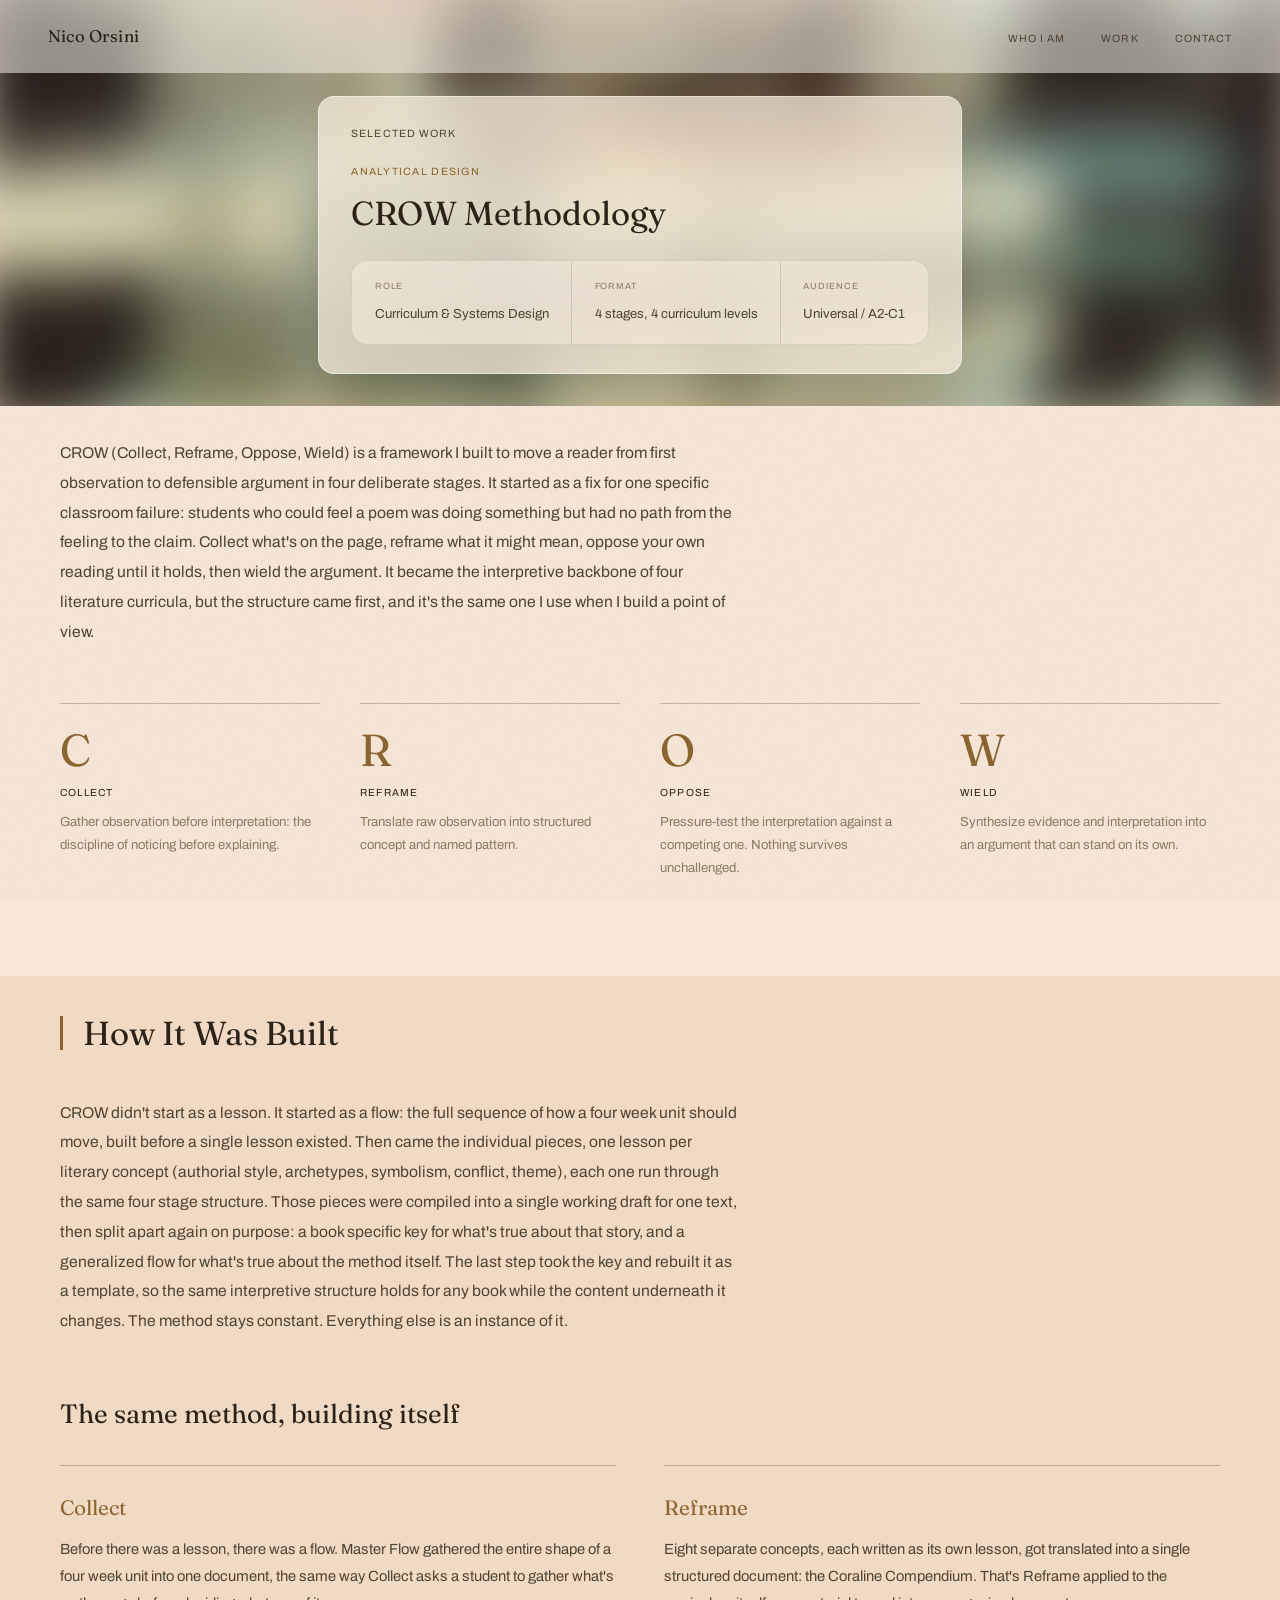
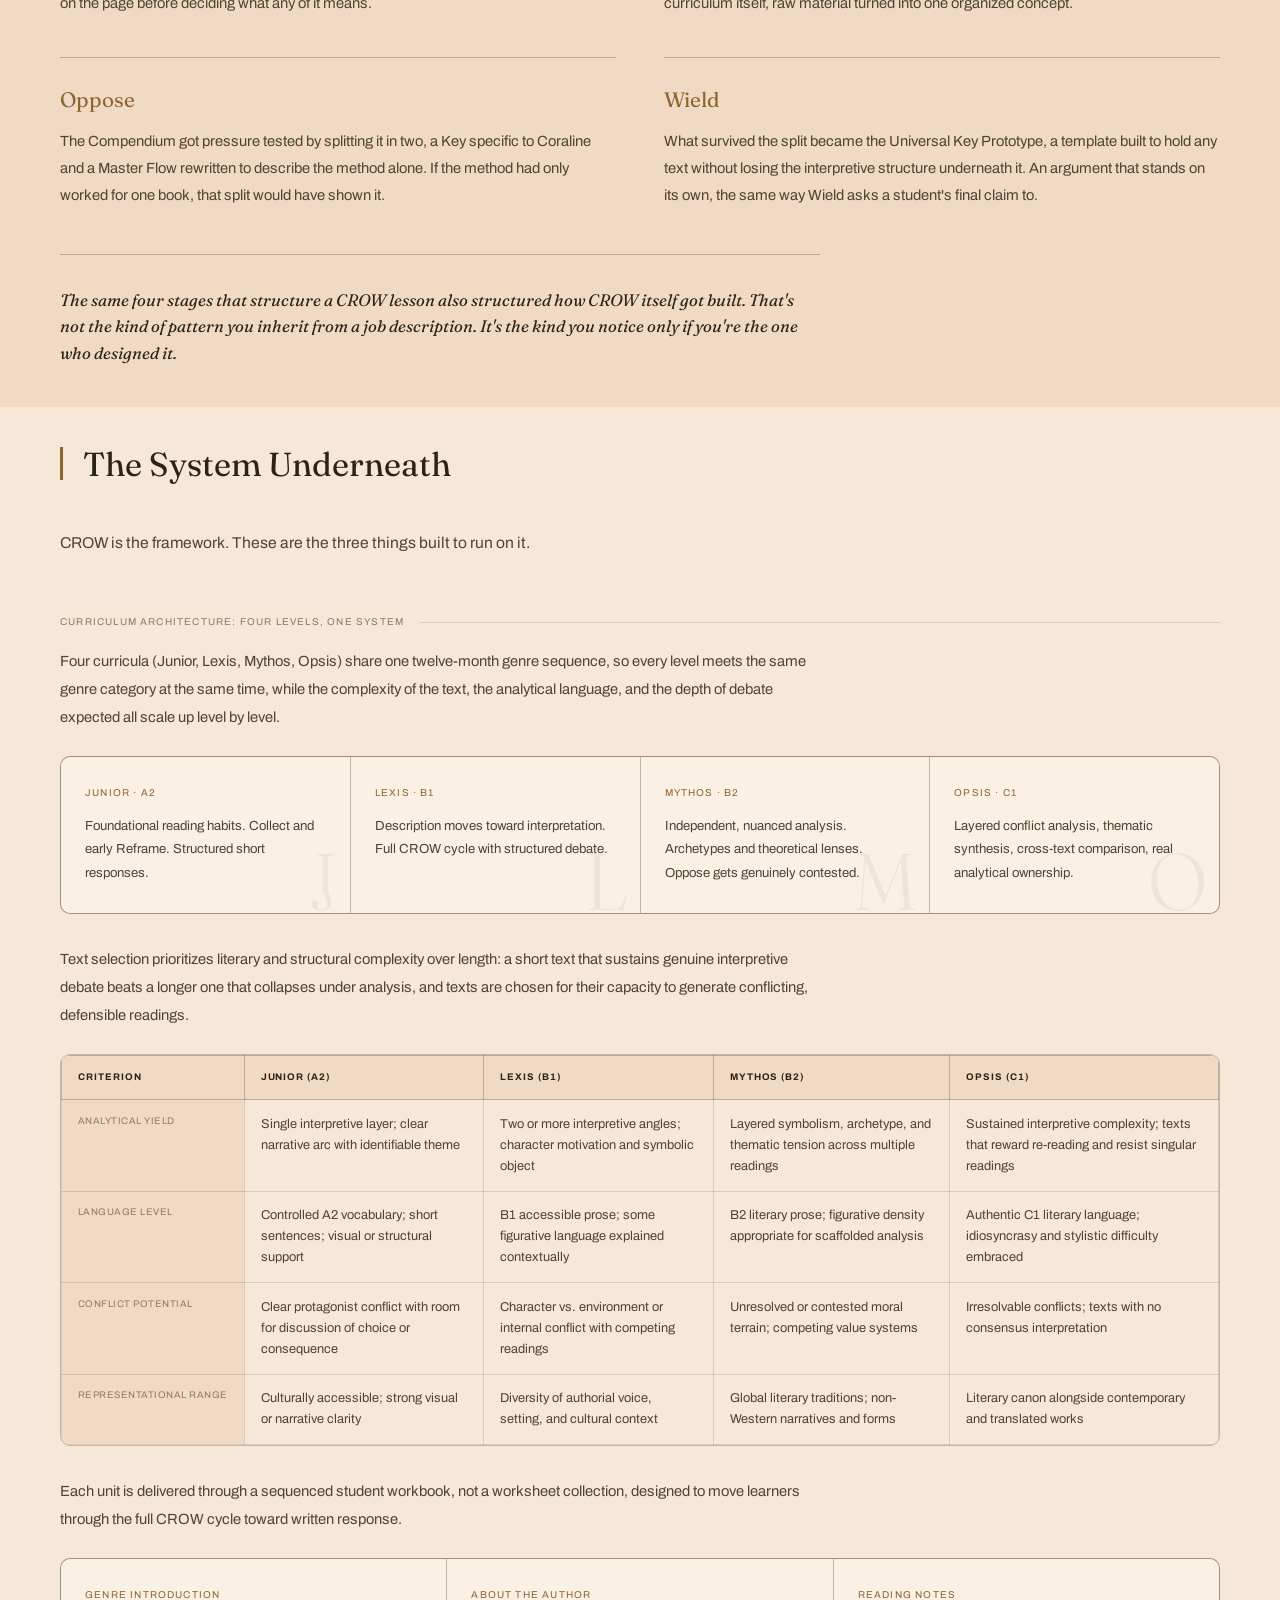
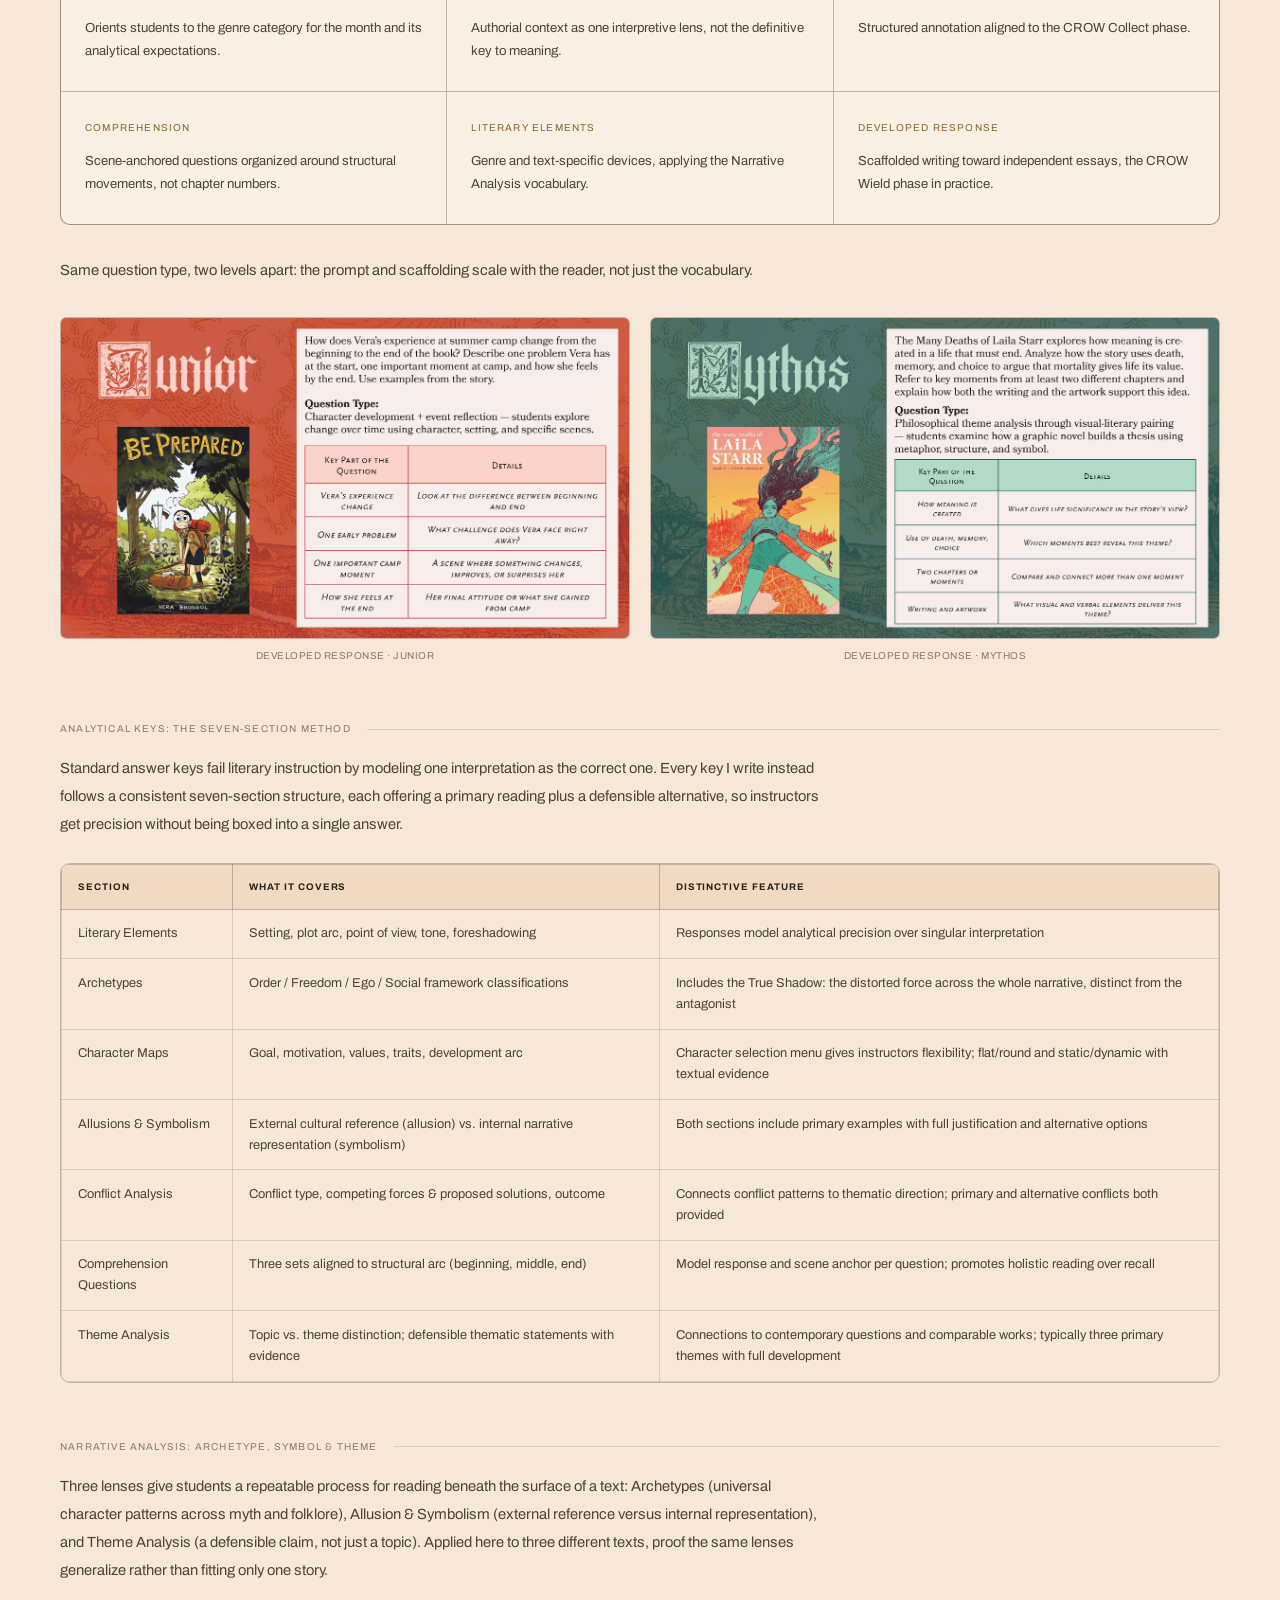
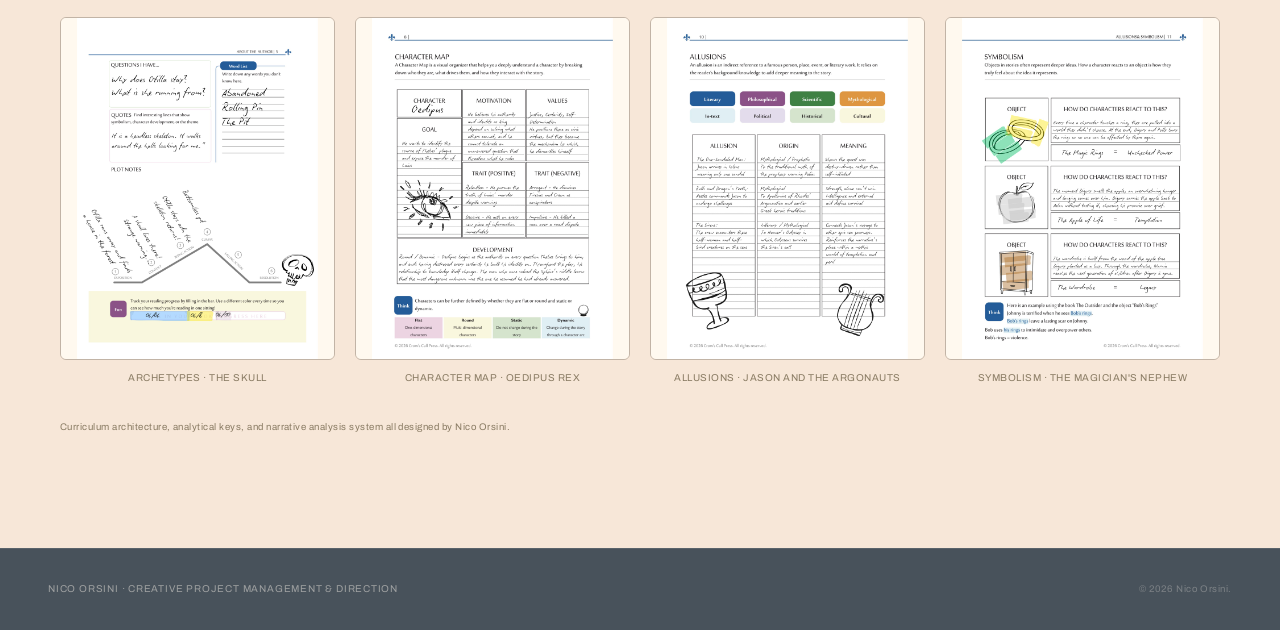
<file: crow.html>
<!DOCTYPE html>
<html lang="en">
<head>
<meta charset="UTF-8">
<meta name="viewport" content="width=device-width, initial-scale=1.0">
<title>CROW Methodology · Nico Orsini</title>
<meta name="description" content="CROW: a four-stage analytical framework by Nico Orsini, plus the curriculum architecture, analytical keys, and narrative-analysis system built underneath it.">
<link rel="icon" type="image/png" sizes="32x32" href="favicon-32.png">
<link rel="icon" type="image/png" sizes="16x16" href="favicon-16.png">
<link rel="apple-touch-icon" sizes="180x180" href="apple-touch-icon.png">
<link rel="icon" href="favicon.ico">
<link rel="preconnect" href="https://fonts.googleapis.com">
<link rel="preconnect" href="https://fonts.gstatic.com" crossorigin>
<link href="https://fonts.googleapis.com/css2?family=Fraunces:ital,opsz,wght@0,9..144,300;0,9..144,400;0,9..144,500;0,9..144,600;1,9..144,300;1,9..144,400;1,9..144,500&family=Archivo:wght@400;500;600;700&display=swap" rel="stylesheet">
<link rel="stylesheet" href="styles.css?v=51">
    <!-- Social preview (Open Graph / Twitter) -->
    <meta property="og:type" content="website">
    <meta property="og:site_name" content="Nico Orsini">
    <meta property="og:url" content="https://nicoorsini.com/crow">
    <meta property="og:title" content="CROW Methodology &middot; Nico Orsini">
    <meta property="og:description" content="A four-stage analytical framework, plus the curriculum architecture and analytical keys built underneath it.">
    <meta property="og:image" content="https://nicoorsini.com/Images/Crow%20Images/Skull%20Plot%20Arc.jpg">
    <meta property="og:image:alt" content="A student-annotated plot arc from a CROW workbook">
    <meta name="twitter:card" content="summary_large_image">
    <meta name="twitter:title" content="CROW Methodology &middot; Nico Orsini">
    <meta name="twitter:description" content="A four-stage analytical framework, plus the curriculum architecture and analytical keys built underneath it.">
    <meta name="twitter:image" content="https://nicoorsini.com/Images/Crow%20Images/Skull%20Plot%20Arc.jpg">
</head>
<body>

<nav id="siteNav">
  <a href="index.html#top" class="nav-name">Nico Orsini</a>
  <ul class="nav-links">
    <li><a href="index.html#top">Who I Am</a></li>
    <li><a href="index.html#work">Work</a></li>
    <li><a href="index.html#contact">Contact</a></li>
  </ul>
</nav>

<!-- HERO -->
<div class="subpage-hero photo-hero" id="crow-hero">
  <div class="hero-photo-layer" id="crowHeroPhoto"></div>
  <div class="subpage-hero-inner shimmer-hero">
    <div class="subpage-breadcrumb"><a href="index.html#work">Selected Work</a></div>
    <div class="subpage-eyebrow">Analytical Design</div>
    <h1 class="subpage-title">CROW Methodology</h1>
    <div class="subpage-meta-row">
      <div class="subpage-meta-item">
        <span class="subpage-meta-label">Role</span>
        <span class="subpage-meta-value">Curriculum &amp; Systems Design</span>
      </div>
      <div class="subpage-meta-item">
        <span class="subpage-meta-label">Format</span>
        <span class="subpage-meta-value">4 stages, 4 curriculum levels</span>
      </div>
      <div class="subpage-meta-item">
        <span class="subpage-meta-label">Audience</span>
        <span class="subpage-meta-value">Universal / A2-C1</span>
      </div>
    </div>
  </div>
</div>

<section class="section" id="crow-top" style="padding-top: 2rem;">
  <div class="section-inner section-inner--wide">
    <p class="crow-intro">CROW (Collect, Reframe, Oppose, Wield) is a framework I built to move a reader from first observation to defensible argument in four deliberate stages. It started as a fix for one specific classroom failure: students who could feel a poem was doing something but had no path from the feeling to the claim. Collect what's on the page, reframe what it might mean, oppose your own reading until it holds, then wield the argument. It became the interpretive backbone of four literature curricula, but the structure came first, and it's the same one I use when I build a point of view.</p>

    <div class="crow-phases">
      <div class="crow-phase">
        <span class="crow-letter">C</span>
        <div class="crow-phase-name">Collect</div>
        <p class="crow-phase-desc">Gather observation before interpretation: the discipline of noticing before explaining.</p>
      </div>
      <div class="crow-phase">
        <span class="crow-letter">R</span>
        <div class="crow-phase-name">Reframe</div>
        <p class="crow-phase-desc">Translate raw observation into structured concept and named pattern.</p>
      </div>
      <div class="crow-phase">
        <span class="crow-letter">O</span>
        <div class="crow-phase-name">Oppose</div>
        <p class="crow-phase-desc">Pressure-test the interpretation against a competing one. Nothing survives unchallenged.</p>
      </div>
      <div class="crow-phase">
        <span class="crow-letter">W</span>
        <div class="crow-phase-name">Wield</div>
        <p class="crow-phase-desc">Synthesize evidence and interpretation into an argument that can stand on its own.</p>
      </div>
    </div>

  </div>
</section>

<!-- HOW IT WAS BUILT: the actual design process behind CROW -->
<section class="section section--deep" id="crow-build">
  <div class="section-inner section-inner--wide">
    <div class="section-head">
      <div class="section-glass-label">
        <h2 class="section-title">How It Was Built</h2>
      </div>
    </div>
    <p class="crow-intro">CROW didn't start as a lesson. It started as a flow: the full sequence of how a four week unit should move, built before a single lesson existed. Then came the individual pieces, one lesson per literary concept (authorial style, archetypes, symbolism, conflict, theme), each one run through the same four stage structure. Those pieces were compiled into a single working draft for one text, then split apart again on purpose: a book specific key for what's true about that story, and a generalized flow for what's true about the method itself. The last step took the key and rebuilt it as a template, so the same interpretive structure holds for any book while the content underneath it changes. The method stays constant. Everything else is an instance of it.</p>

    <h3 class="crow-subhead">The same method, building itself</h3>
    <div class="crow-recursive">
      <div class="crow-recursive-item">
        <span class="crow-recursive-phase">Collect</span>
        <p>Before there was a lesson, there was a flow. Master Flow gathered the entire shape of a four week unit into one document, the same way Collect asks a student to gather what's on the page before deciding what any of it means.</p>
      </div>
      <div class="crow-recursive-item">
        <span class="crow-recursive-phase">Reframe</span>
        <p>Eight separate concepts, each written as its own lesson, got translated into a single structured document: the Coraline Compendium. That's Reframe applied to the curriculum itself, raw material turned into one organized concept.</p>
      </div>
      <div class="crow-recursive-item">
        <span class="crow-recursive-phase">Oppose</span>
        <p>The Compendium got pressure tested by splitting it in two, a Key specific to Coraline and a Master Flow rewritten to describe the method alone. If the method had only worked for one book, that split would have shown it.</p>
      </div>
      <div class="crow-recursive-item">
        <span class="crow-recursive-phase">Wield</span>
        <p>What survived the split became the Universal Key Prototype, a template built to hold any text without losing the interpretive structure underneath it. An argument that stands on its own, the same way Wield asks a student's final claim to.</p>
      </div>
    </div>
    <p class="crow-thesis">The same four stages that structure a CROW lesson also structured how CROW itself got built. That's not the kind of pattern you inherit from a job description. It's the kind you notice only if you're the one who designed it.</p>
  </div>
</section>

<!-- THE SYSTEM UNDERNEATH -->
<section class="section" id="crow-parts">
  <div class="section-inner section-inner--wide">
    <div class="section-head">
      <div class="section-glass-label">
        <h2 class="section-title">The System Underneath</h2>
      </div>
    </div>
    <p class="crow-intro">CROW is the framework. These are the three things built to run on it.</p>

    <!-- Curriculum Architecture -->
    <div class="subpage-subhead">Curriculum Architecture: Four Levels, One System</div>
    <div class="subpage-body">
      <p>Four curricula (Junior, Lexis, Mythos, Opsis) share one twelve-month genre sequence, so every level meets the same genre category at the same time, while the complexity of the text, the analytical language, and the depth of debate expected all scale up level by level.</p>
    </div>
    <div class="subpage-grid cols-4">
      <div class="subpage-cell">
        <div class="subpage-cell-watermark">J</div>
        <div class="subpage-cell-label">Junior &middot; A2</div>
        <p class="subpage-cell-body">Foundational reading habits. Collect and early Reframe. Structured short responses.</p>
      </div>
      <div class="subpage-cell">
        <div class="subpage-cell-watermark">L</div>
        <div class="subpage-cell-label">Lexis &middot; B1</div>
        <p class="subpage-cell-body">Description moves toward interpretation. Full CROW cycle with structured debate.</p>
      </div>
      <div class="subpage-cell">
        <div class="subpage-cell-watermark">M</div>
        <div class="subpage-cell-label">Mythos &middot; B2</div>
        <p class="subpage-cell-body">Independent, nuanced analysis. Archetypes and theoretical lenses. Oppose gets genuinely contested.</p>
      </div>
      <div class="subpage-cell">
        <div class="subpage-cell-watermark">O</div>
        <div class="subpage-cell-label">Opsis &middot; C1</div>
        <p class="subpage-cell-body">Layered conflict analysis, thematic synthesis, cross-text comparison, real analytical ownership.</p>
      </div>
    </div>

    <div class="subpage-body" style="margin-top:2rem;">
      <p>Text selection prioritizes literary and structural complexity over length: a short text that sustains genuine interpretive debate beats a longer one that collapses under analysis, and texts are chosen for their capacity to generate conflicting, defensible readings.</p>
    </div>
    <div class="subpage-table-wrap">
      <table class="subpage-table">
        <thead>
          <tr>
            <th>Criterion</th>
            <th>Junior (A2)</th>
            <th>Lexis (B1)</th>
            <th>Mythos (B2)</th>
            <th>Opsis (C1)</th>
          </tr>
        </thead>
        <tbody>
          <tr>
            <td class="label-cell">Analytical Yield</td>
            <td>Single interpretive layer; clear narrative arc with identifiable theme</td>
            <td>Two or more interpretive angles; character motivation and symbolic object</td>
            <td>Layered symbolism, archetype, and thematic tension across multiple readings</td>
            <td>Sustained interpretive complexity; texts that reward re-reading and resist singular readings</td>
          </tr>
          <tr>
            <td class="label-cell">Language Level</td>
            <td>Controlled A2 vocabulary; short sentences; visual or structural support</td>
            <td>B1 accessible prose; some figurative language explained contextually</td>
            <td>B2 literary prose; figurative density appropriate for scaffolded analysis</td>
            <td>Authentic C1 literary language; idiosyncrasy and stylistic difficulty embraced</td>
          </tr>
          <tr>
            <td class="label-cell">Conflict Potential</td>
            <td>Clear protagonist conflict with room for discussion of choice or consequence</td>
            <td>Character vs. environment or internal conflict with competing readings</td>
            <td>Unresolved or contested moral terrain; competing value systems</td>
            <td>Irresolvable conflicts; texts with no consensus interpretation</td>
          </tr>
          <tr>
            <td class="label-cell">Representational Range</td>
            <td>Culturally accessible; strong visual or narrative clarity</td>
            <td>Diversity of authorial voice, setting, and cultural context</td>
            <td>Global literary traditions; non-Western narratives and forms</td>
            <td>Literary canon alongside contemporary and translated works</td>
          </tr>
        </tbody>
      </table>
    </div>

    <div class="subpage-body" style="margin-top:2rem;">
      <p>Each unit is delivered through a sequenced student workbook, not a worksheet collection, designed to move learners through the full CROW cycle toward written response.</p>
    </div>
    <div class="subpage-grid cols-3">
      <div class="subpage-cell">
        <div class="subpage-cell-label">Genre Introduction</div>
        <div class="subpage-cell-body">Orients students to the genre category for the month and its analytical expectations.</div>
      </div>
      <div class="subpage-cell">
        <div class="subpage-cell-label">About the Author</div>
        <div class="subpage-cell-body">Authorial context as one interpretive lens, not the definitive key to meaning.</div>
      </div>
      <div class="subpage-cell">
        <div class="subpage-cell-label">Reading Notes</div>
        <div class="subpage-cell-body">Structured annotation aligned to the CROW Collect phase.</div>
      </div>
      <div class="subpage-cell">
        <div class="subpage-cell-label">Comprehension</div>
        <div class="subpage-cell-body">Scene-anchored questions organized around structural movements, not chapter numbers.</div>
      </div>
      <div class="subpage-cell">
        <div class="subpage-cell-label">Literary Elements</div>
        <div class="subpage-cell-body">Genre and text-specific devices, applying the Narrative Analysis vocabulary.</div>
      </div>
      <div class="subpage-cell">
        <div class="subpage-cell-label">Developed Response</div>
        <div class="subpage-cell-body">Scaffolded writing toward independent essays, the CROW Wield phase in practice.</div>
      </div>
    </div>

    <div class="subpage-body" style="margin-top:2rem;">
      <p>Same question type, two levels apart: the prompt and scaffolding scale with the reader, not just the vocabulary.</p>
    </div>
    <div class="subpage-gallery cols-2">
      <figure>
        <img src="Images/Crow%20Images/Junior%201.jpg" alt="Developed Response page, Junior level, Be Prepared" loading="lazy">
        <figcaption>Developed Response &middot; Junior</figcaption>
      </figure>
      <figure>
        <img src="Images/Crow%20Images/Mythos%201.jpg" alt="Developed Response page, Mythos level" loading="lazy">
        <figcaption>Developed Response &middot; Mythos</figcaption>
      </figure>
    </div>

    <!-- Analytical Keys -->
    <div class="subpage-subhead" style="margin-top:3.5rem;">Analytical Keys: The Seven-Section Method</div>
    <div class="subpage-body">
      <p>Standard answer keys fail literary instruction by modeling one interpretation as the correct one. Every key I write instead follows a consistent seven-section structure, each offering a primary reading plus a defensible alternative, so instructors get precision without being boxed into a single answer.</p>
    </div>
    <div class="subpage-table-wrap">
      <table class="subpage-table">
        <thead>
          <tr>
            <th>Section</th>
            <th>What it covers</th>
            <th>Distinctive feature</th>
          </tr>
        </thead>
        <tbody>
          <tr>
            <td>Literary Elements</td>
            <td>Setting, plot arc, point of view, tone, foreshadowing</td>
            <td>Responses model analytical precision over singular interpretation</td>
          </tr>
          <tr>
            <td>Archetypes</td>
            <td>Order / Freedom / Ego / Social framework classifications</td>
            <td>Includes the True Shadow: the distorted force across the whole narrative, distinct from the antagonist</td>
          </tr>
          <tr>
            <td>Character Maps</td>
            <td>Goal, motivation, values, traits, development arc</td>
            <td>Character selection menu gives instructors flexibility; flat/round and static/dynamic with textual evidence</td>
          </tr>
          <tr>
            <td>Allusions &amp; Symbolism</td>
            <td>External cultural reference (allusion) vs. internal narrative representation (symbolism)</td>
            <td>Both sections include primary examples with full justification and alternative options</td>
          </tr>
          <tr>
            <td>Conflict Analysis</td>
            <td>Conflict type, competing forces &amp; proposed solutions, outcome</td>
            <td>Connects conflict patterns to thematic direction; primary and alternative conflicts both provided</td>
          </tr>
          <tr>
            <td>Comprehension Questions</td>
            <td>Three sets aligned to structural arc (beginning, middle, end)</td>
            <td>Model response and scene anchor per question; promotes holistic reading over recall</td>
          </tr>
          <tr>
            <td>Theme Analysis</td>
            <td>Topic vs. theme distinction; defensible thematic statements with evidence</td>
            <td>Connections to contemporary questions and comparable works; typically three primary themes with full development</td>
          </tr>
        </tbody>
      </table>
    </div>

    <!-- Narrative Analysis -->
    <div class="subpage-subhead" style="margin-top:3.5rem;">Narrative Analysis: Archetype, Symbol &amp; Theme</div>
    <div class="subpage-body">
      <p>Three lenses give students a repeatable process for reading beneath the surface of a text: Archetypes (universal character patterns across myth and folklore), Allusion &amp; Symbolism (external reference versus internal representation), and Theme Analysis (a defensible claim, not just a topic). Applied here to three different texts, proof the same lenses generalize rather than fitting only one story.</p>
    </div>
    <div class="subpage-gallery cols-4">
      <figure>
        <img src="Images/Narrative%20Images/The%20Skull.jpg" alt="Archetypes applied to The Skull" loading="lazy">
        <figcaption>Archetypes &middot; The Skull</figcaption>
      </figure>
      <figure>
        <img src="Images/Narrative%20Images/Oedipus%20Rex.jpg" alt="Character Map applied to Oedipus Rex" loading="lazy">
        <figcaption>Character Map &middot; Oedipus Rex</figcaption>
      </figure>
      <figure>
        <img src="Images/Narrative%20Images/Jason%2C%20the%20Argonauts%2C%20and%20the%20Golden%20Fleece.jpg" alt="Allusions applied to Jason and the Argonauts" loading="lazy">
        <figcaption>Allusions &middot; Jason and the Argonauts</figcaption>
      </figure>
      <figure>
        <img src="Images/Narrative%20Images/The%20Magician's%20Nephew.jpg" alt="Symbolism applied to The Magician's Nephew" loading="lazy">
        <figcaption>Symbolism &middot; The Magician's Nephew</figcaption>
      </figure>
    </div>
    <p class="subpage-attribution">Curriculum architecture, analytical keys, and narrative analysis system all designed by Nico Orsini.</p>
  </div>
</section>

<footer>
  <span class="footer-name">Nico Orsini · Creative Project Management &amp; Direction</span>
  <span class="footer-copy">© 2026 Nico Orsini.</span>
</footer>

<script>
  const nav = document.getElementById('siteNav');
  const updateNav = () => nav.classList.toggle('scrolled', window.scrollY > 60);
  window.addEventListener('scroll', updateNav, { passive: true });
  updateNav();
</script>

<script>
  var HERO_PHOTOS = [
    "Images/Photography%20Images/Lucky%20Day.jpg",
    "Images/Photography%20Images/Dark%20Buddha.jpg",
    "Images/Photography%20Images/City%20Tops.jpg",
    "Images/Photography%20Images/Red%20Wood%20Wall.jpg",
    "Images/Photography%20Images/Alley%20Temple.jpg",
    "Images/Photography%20Images/Smal%20Rail%20Car.jpg",
    "Images/Photography%20Images/Greenery.jpg",
    "Images/Photography%20Images/Pink%20Flowers.jpg",
    "Images/Photography%20Images/Statue.jpg",
    "Images/Photography%20Images/City%20Bridge.jpg",
    "Images/Photography%20Images/Golden%20Temple.jpg",
    "Images/Photography%20Images/Lighthouse.jpg",
    "Images/Photography%20Images/Temple%20Reflection.jog.jpg",
    "Images/Photography%20Images/Temple%20Tops.jpg",
    "Images/Photography%20Images/Coffee%20Shop%20Ceiling.jpg",
    "Images/Photography%20Images/Red%20Wall%20Demon.jpg",
    "Images/Photography%20Images/Cat.jpg",
    "Images/Photography%20Images/Japanese%20Cards.jpg",
    "Images/Photography%20Images/Horse%20Sign.jpg",
    "Images/Photography%20Images/Car%20Trailer.jpg"
  ];
  var heroPhotoEl = document.getElementById('crowHeroPhoto');
  if (heroPhotoEl) {
    var heroPick = HERO_PHOTOS[Math.floor(Math.random() * HERO_PHOTOS.length)];
    heroPhotoEl.style.backgroundImage = "url('" + heroPick + "')";
  }
</script>

<script>
  // Corner highlight for .subpage-table: hovering a cell lights up its row
  // only from the label column up to that cell, and its column only from
  // the header down to that cell, an "L" toward the table's top-left
  // corner rather than a full crosshair. Works for any .subpage-table on
  // the page regardless of row/column count.
  document.querySelectorAll('.subpage-table').forEach(function (table) {
    var headerCells = Array.prototype.slice.call(table.querySelectorAll('thead tr th'));
    var bodyRows = Array.prototype.slice.call(table.querySelectorAll('tbody tr'));
    var grid = [headerCells].concat(bodyRows.map(function (tr) {
      return Array.prototype.slice.call(tr.querySelectorAll('td'));
    }));

    function clearHighlights() {
      grid.forEach(function (row) {
        row.forEach(function (cell) { cell.classList.remove('xy-hit'); });
      });
    }

    bodyRows.forEach(function (tr, rIdx) {
      var cells = Array.prototype.slice.call(tr.querySelectorAll('td'));
      cells.forEach(function (cell, cIdx) {
        cell.addEventListener('mouseenter', function () {
          clearHighlights();
          var targetRow = rIdx + 1; // grid[0] is the header row
          for (var c = 0; c <= cIdx; c++) {
            if (grid[targetRow][c]) grid[targetRow][c].classList.add('xy-hit');
          }
          for (var r = 0; r <= targetRow; r++) {
            if (grid[r][cIdx]) grid[r][cIdx].classList.add('xy-hit');
          }
        });
      });
    });

    table.addEventListener('mouseleave', clearHighlights);
  });
</script>

</body>
</html>
</file>
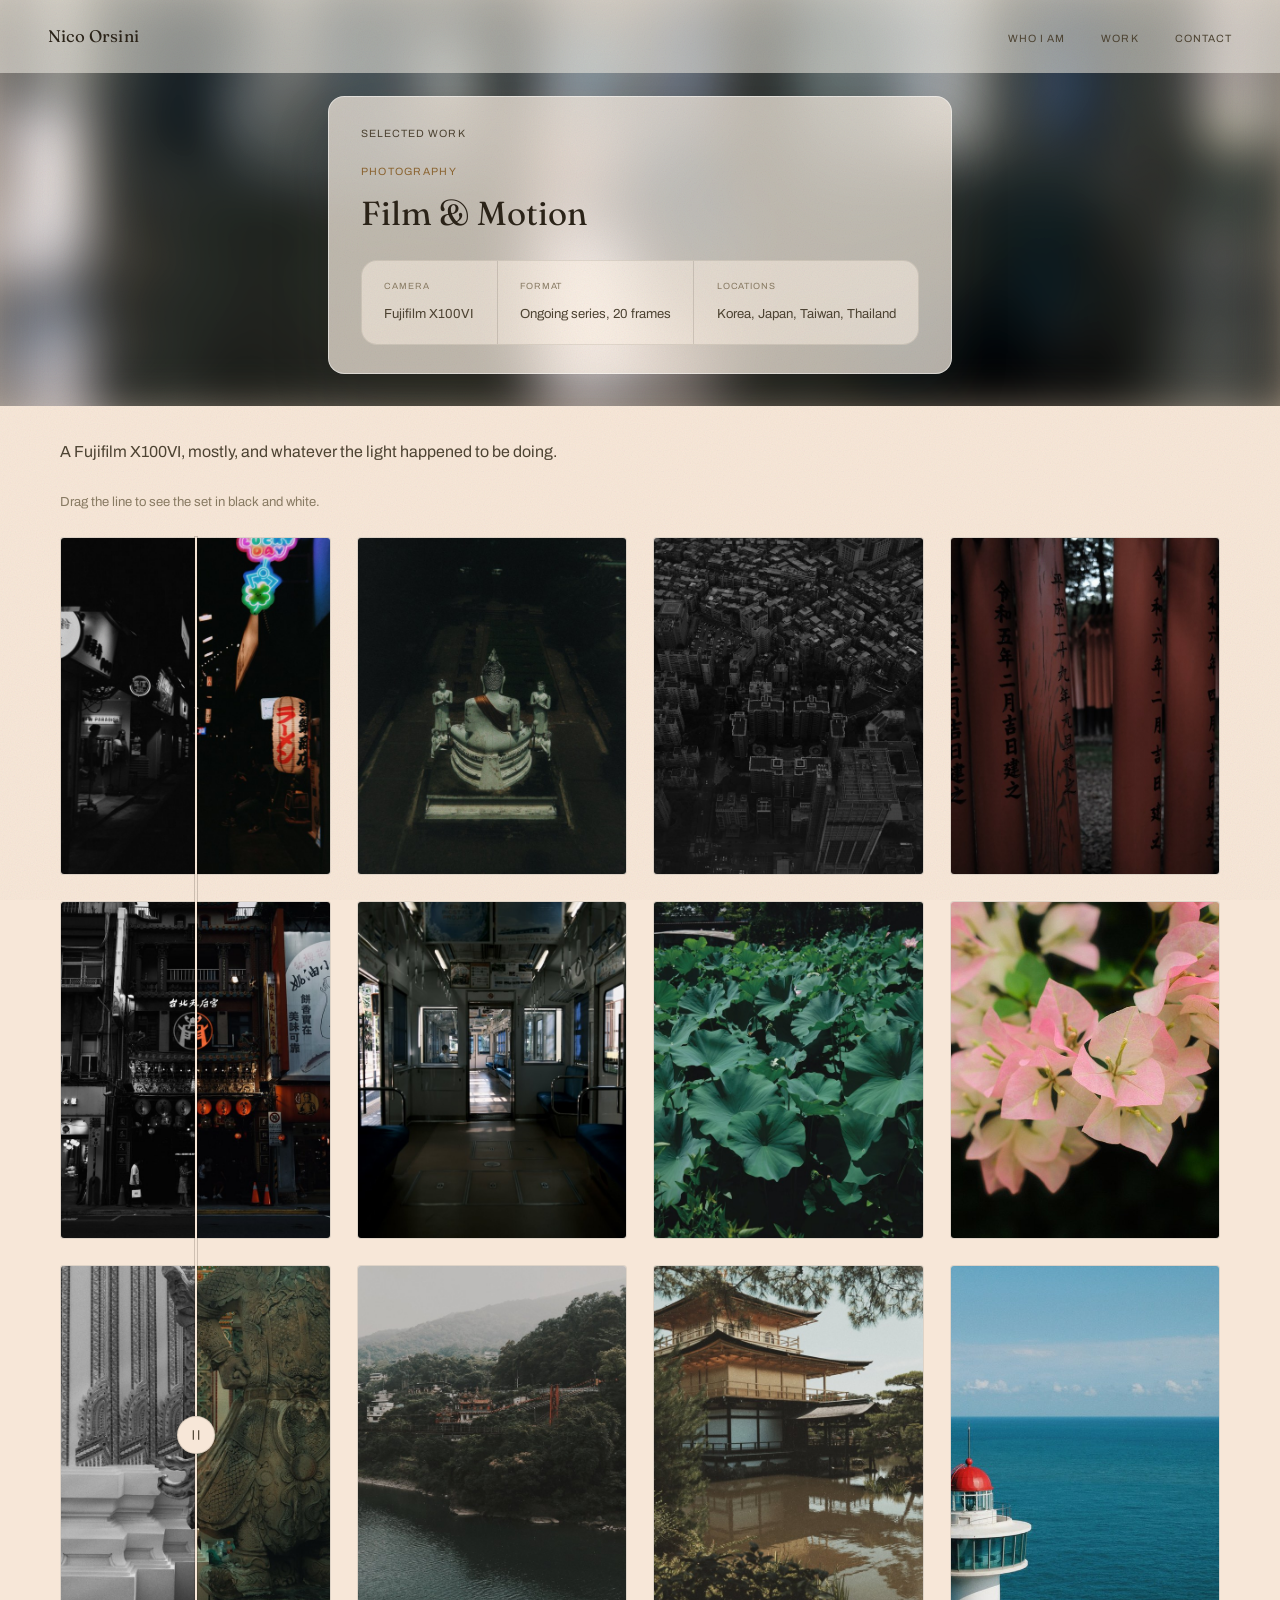
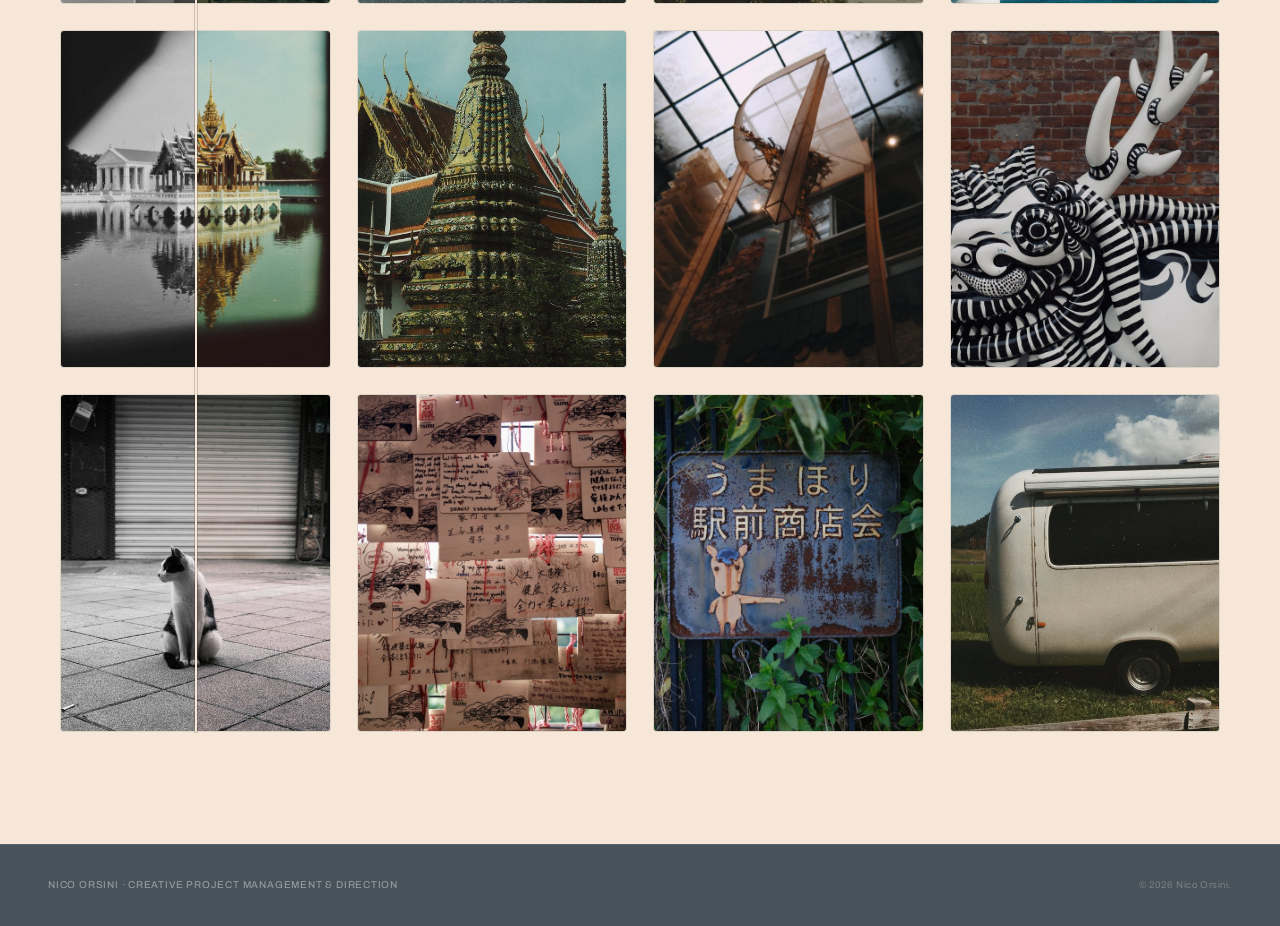
<file: photography.html>
<!DOCTYPE html>
<html lang="en">
<head>
<meta charset="UTF-8">
<meta name="viewport" content="width=device-width, initial-scale=1.0">
<title>Film &amp; Motion · Nico Orsini</title>
<meta name="description" content="Film &amp; Motion: photography by Nico Orsini, shot on a Fujifilm X100VI across Korea, Japan, Taiwan, and Thailand.">
<link rel="icon" type="image/png" sizes="32x32" href="favicon-32.png">
<link rel="icon" type="image/png" sizes="16x16" href="favicon-16.png">
<link rel="apple-touch-icon" sizes="180x180" href="apple-touch-icon.png">
<link rel="icon" href="favicon.ico">
<link rel="preconnect" href="https://fonts.googleapis.com">
<link rel="preconnect" href="https://fonts.gstatic.com" crossorigin>
<link href="https://fonts.googleapis.com/css2?family=Fraunces:ital,opsz,wght@0,9..144,300;0,9..144,400;0,9..144,500;0,9..144,600;1,9..144,300;1,9..144,400;1,9..144,500&family=Archivo:wght@400;500;600;700&display=swap" rel="stylesheet">
<link rel="stylesheet" href="styles.css?v=51">
    <!-- Social preview (Open Graph / Twitter) -->
    <meta property="og:type" content="website">
    <meta property="og:site_name" content="Nico Orsini">
    <meta property="og:url" content="https://nicoorsini.com/photography">
    <meta property="og:title" content="Film &amp; Motion &middot; Nico Orsini">
    <meta property="og:description" content="Photography shot on a Fujifilm X100VI across Korea, Japan, Taiwan, and Thailand.">
    <meta property="og:image" content="https://nicoorsini.com/Images/Photography%20Images/Dark%20Buddha.jpg">
    <meta property="og:image:alt" content="A Buddha statue at dusk, shot on a Fujifilm X100VI">
    <meta name="twitter:card" content="summary_large_image">
    <meta name="twitter:title" content="Film &amp; Motion &middot; Nico Orsini">
    <meta name="twitter:description" content="Photography shot on a Fujifilm X100VI across Korea, Japan, Taiwan, and Thailand.">
    <meta name="twitter:image" content="https://nicoorsini.com/Images/Photography%20Images/Dark%20Buddha.jpg">
</head>
<body>

<nav id="siteNav">
  <a href="index.html#top" class="nav-name">Nico Orsini</a>
  <ul class="nav-links">
    <li><a href="index.html#top">Who I Am</a></li>
    <li><a href="index.html#work">Work</a></li>
    <li><a href="index.html#contact">Contact</a></li>
  </ul>
</nav>

<!-- HERO -->
<div class="subpage-hero photo-hero" id="photo-hero">
  <div class="hero-photo-layer" id="photoPageHeroPhoto"></div>
  <div class="subpage-hero-inner shimmer-hero">
    <div class="subpage-breadcrumb"><a href="index.html#work">Selected Work</a></div>
    <div class="subpage-eyebrow">Photography</div>
    <h1 class="subpage-title">Film &amp; Motion</h1>
    <div class="subpage-meta-row">
      <div class="subpage-meta-item">
        <span class="subpage-meta-label">Camera</span>
        <span class="subpage-meta-value">Fujifilm X100VI</span>
      </div>
      <div class="subpage-meta-item">
        <span class="subpage-meta-label">Format</span>
        <span class="subpage-meta-value">Ongoing series, 20 frames</span>
      </div>
      <div class="subpage-meta-item">
        <span class="subpage-meta-label">Locations</span>
        <span class="subpage-meta-value">Korea, Japan, Taiwan, Thailand</span>
      </div>
    </div>
  </div>
</div>

<section class="section" id="photo-top" style="padding-top: 2rem;">
  <div class="section-inner section-inner--wide">
    <p class="photo-intro">A Fujifilm X100VI, mostly, and whatever the light happened to be doing.</p>
    <p class="mono-wipe-hint">Drag the line to see the set in black and white.</p>

    <div class="mono-wipe" id="monoWipe">
      <div class="photo-masonry" id="photoGrid">
        <figure class="photo-item"><img src="Images/gallery/Lucky%20Day.jpg" alt="Neon-lit night market alley"></figure>
        <figure class="photo-item"><img src="Images/gallery/Dark%20Buddha.jpg" alt="Buddha statue viewed from behind, flanked by two standing monk statues, at dusk"></figure>
        <figure class="photo-item"><img src="Images/gallery/City%20Tops.jpg" alt="Black and white aerial view of a dense city block"></figure>
        <figure class="photo-item"><img src="Images/gallery/Red%20Wood%20Wall.jpg" alt="Row of orange shrine gate posts inscribed with Japanese characters"></figure>
        <figure class="photo-item"><img src="Images/gallery/Alley%20Temple.jpg" alt="Temple facade lit at dusk"></figure>
        <figure class="photo-item"><img src="Images/gallery/Smal%20Rail%20Car.jpg" alt="Empty train car interior, doors open to a platform"></figure>
        <figure class="photo-item"><img src="Images/gallery/Greenery.jpg" alt="Dense field of lotus leaves"></figure>
        <figure class="photo-item"><img src="Images/gallery/Pink%20Flowers.jpg" alt="Close-up of pink and white bougainvillea flowers"></figure>
        <figure class="photo-item"><img src="Images/gallery/Statue.jpg" alt="Carved stone guardian figure detail at a Thai temple"></figure>
        <figure class="photo-item"><img src="Images/gallery/City%20Bridge.jpg" alt="Suspension bridge leading to a hillside temple above a lake"></figure>
        <figure class="photo-item"><img src="Images/gallery/Golden%20Temple.jpg" alt="Kinkaku-ji, the Golden Pavilion, framed by pine branches"></figure>
        <figure class="photo-item"><img src="Images/gallery/Lighthouse.jpg" alt="Red-domed lighthouse against open sea"></figure>
        <figure class="photo-item"><img src="Images/gallery/Temple%20Reflection.jog.jpg" alt="Floating pavilion reflected in a still lake, Bangkok"></figure>
        <figure class="photo-item"><img src="Images/gallery/Temple%20Tops.jpg" alt="Ornate gilded temple spires against a clear sky, Bangkok"></figure>
        <figure class="photo-item"><img src="Images/gallery/Coffee%20Shop%20Ceiling.jpg" alt="Sculptural wing-like installation of wood and dried branches beneath a glass skylight"></figure>
        <figure class="photo-item"><img src="Images/gallery/Red%20Wall%20Demon.jpg" alt="Black and white striped sculptural creature against a brick wall"></figure>
        <figure class="photo-item"><img src="Images/gallery/Cat.jpg" alt="Black and white cat sitting alone before shuttered storefronts"></figure>
        <figure class="photo-item"><img src="Images/gallery/Japanese%20Cards.jpg" alt="Wooden wish plaques with handwritten messages, tied with red string"></figure>
        <figure class="photo-item"><img src="Images/gallery/Horse%20Sign.jpg" alt="Weathered enamel sign with a horse figure, tangled in overgrown greenery"></figure>
        <figure class="photo-item"><img src="Images/gallery/Car%20Trailer.jpg" alt="Vintage travel trailer parked in a grassy field"></figure>
      </div>
      <div class="mono-wipe-overlay" id="monoWipeOverlay"></div>
      <div class="mono-wipe-line" id="monoWipeLine" tabindex="0" role="slider" aria-label="Color to black and white comparison" aria-valuemin="0" aria-valuemax="100" aria-valuenow="25">
        <div class="mono-wipe-grip">
          <svg viewBox="0 0 24 24" fill="none" stroke="currentColor" stroke-width="1.8"><path d="M8 5v14M16 5v14"/></svg>
        </div>
      </div>
    </div>
  </div>
</section>

<footer>
  <span class="footer-name">Nico Orsini · Creative Project Management &amp; Direction</span>
  <span class="footer-copy">© 2026 Nico Orsini.</span>
</footer>

<script>
  const nav = document.getElementById('siteNav');
  const updateNav = () => nav.classList.toggle('scrolled', window.scrollY > 60);
  window.addEventListener('scroll', updateNav, { passive: true });
  updateNav();
</script>

<script>
  // color/mono wipe: the overlay is a live clone of the grid so it can
  // never drift out of sync with it (same images, same order, same
  // column CSS). Grayscale is applied per-image on the clone rather
  // than on the whole container, and updates are batched to one per
  // animation frame, both to avoid a filter+clip-path repaint glitch
  // that showed up as flashes of blue/white on the tiles while dragging.
  // Gray sits on the left, up to the line; color is everything right
  // of it, so the page reads as color first and grays in as you drag.
  (function () {
    var wipe = document.getElementById('monoWipe');
    var grid = document.getElementById('photoGrid');
    var overlay = document.getElementById('monoWipeOverlay');
    var line = document.getElementById('monoWipeLine');
    if (!wipe || !grid || !overlay || !line) return;

    var clone = grid.cloneNode(true);
    clone.removeAttribute('id');
    var cloneImgs = clone.querySelectorAll('img');
    for (var gi = 0; gi < cloneImgs.length; gi++) {
      cloneImgs[gi].style.filter = 'grayscale(100%)';
    }
    overlay.appendChild(clone);

    var userMoved = false;

    function trackWidths() {
      // computed gridTemplateColumns returns actual pixel widths per
      // track (e.g. "280.5px 280.5px..."), already net of the grid's
      // gap, so this is exact regardless of column count or gap size
      return getComputedStyle(grid).gridTemplateColumns.trim().split(/\s+/).map(parseFloat);
    }
    function columnCount() {
      return trackWidths().length || 4;
    }
    function defaultPercent() {
      // rest at the true middle of the first column (in pixels, not a
      // naive 1/8th of the total width, since gaps eat into that), so
      // that column starts half gray, half color
      var tracks = trackWidths();
      var firstCol = tracks[0];
      var totalWidth = wipe.getBoundingClientRect().width;
      if (!firstCol || !totalWidth) return 100 / (tracks.length || 4) / 2;
      return (firstCol / 2 / totalWidth) * 100;
    }
    function setPercent(pct) {
      pct = Math.max(0, Math.min(100, Math.round(pct * 10) / 10));
      // gray (the overlay) is visible from the left edge up to pct%;
      // color (the base layer underneath) shows through the rest
      overlay.style.clipPath = 'inset(0 ' + (100 - pct) + '% 0 0)';
      line.style.left = pct + '%';
      line.setAttribute('aria-valuenow', String(Math.round(pct)));
    }
    function percentFromEvent(e) {
      var rect = wipe.getBoundingClientRect();
      return ((e.clientX - rect.left) / rect.width) * 100;
    }

    setPercent(defaultPercent());

    var dragging = false;
    var rafPending = false;
    var pendingPct = null;
    function flushPending() {
      rafPending = false;
      if (pendingPct !== null) { setPercent(pendingPct); pendingPct = null; }
    }
    line.addEventListener('pointerdown', function (e) {
      e.preventDefault(); // stops the browser starting a native text/image
      // selection drag, which was painting its own blue highlight over
      // every tile the pointer crossed
      dragging = true;
      userMoved = true;
      wipe.classList.add('is-dragging');
      line.setPointerCapture(e.pointerId);
    });
    line.addEventListener('pointermove', function (e) {
      if (!dragging) return;
      pendingPct = percentFromEvent(e);
      if (!rafPending) {
        rafPending = true;
        requestAnimationFrame(flushPending);
      }
    });
    function endDrag() {
      dragging = false;
      wipe.classList.remove('is-dragging');
    }
    line.addEventListener('pointerup', endDrag);
    line.addEventListener('pointercancel', endDrag);

    line.addEventListener('keydown', function (e) {
      var current = parseFloat(line.style.left) || defaultPercent();
      var step = 4;
      if (e.key === 'ArrowLeft') { userMoved = true; setPercent(current - step); e.preventDefault(); }
      else if (e.key === 'ArrowRight') { userMoved = true; setPercent(current + step); e.preventDefault(); }
      else if (e.key === 'Home') { userMoved = true; setPercent(0); e.preventDefault(); }
      else if (e.key === 'End') { userMoved = true; setPercent(100); e.preventDefault(); }
    });

    window.addEventListener('resize', function () {
      if (!userMoved) setPercent(defaultPercent());
    });
  })();
</script>

<script>
  var HERO_PHOTOS = [
    "Images/Photography%20Images/Lucky%20Day.jpg",
    "Images/Photography%20Images/Dark%20Buddha.jpg",
    "Images/Photography%20Images/City%20Tops.jpg",
    "Images/Photography%20Images/Red%20Wood%20Wall.jpg",
    "Images/Photography%20Images/Alley%20Temple.jpg",
    "Images/Photography%20Images/Smal%20Rail%20Car.jpg",
    "Images/Photography%20Images/Greenery.jpg",
    "Images/Photography%20Images/Pink%20Flowers.jpg",
    "Images/Photography%20Images/Statue.jpg",
    "Images/Photography%20Images/City%20Bridge.jpg",
    "Images/Photography%20Images/Golden%20Temple.jpg",
    "Images/Photography%20Images/Lighthouse.jpg",
    "Images/Photography%20Images/Temple%20Reflection.jog.jpg",
    "Images/Photography%20Images/Temple%20Tops.jpg",
    "Images/Photography%20Images/Coffee%20Shop%20Ceiling.jpg",
    "Images/Photography%20Images/Red%20Wall%20Demon.jpg",
    "Images/Photography%20Images/Cat.jpg",
    "Images/Photography%20Images/Japanese%20Cards.jpg",
    "Images/Photography%20Images/Horse%20Sign.jpg",
    "Images/Photography%20Images/Car%20Trailer.jpg"
  ];
  var heroPhotoEl = document.getElementById('photoPageHeroPhoto');
  if (heroPhotoEl) {
    var heroPick = HERO_PHOTOS[Math.floor(Math.random() * HERO_PHOTOS.length)];
    heroPhotoEl.style.backgroundImage = "url('" + heroPick + "')";
  }
</script>

</body>
</html>
</file>
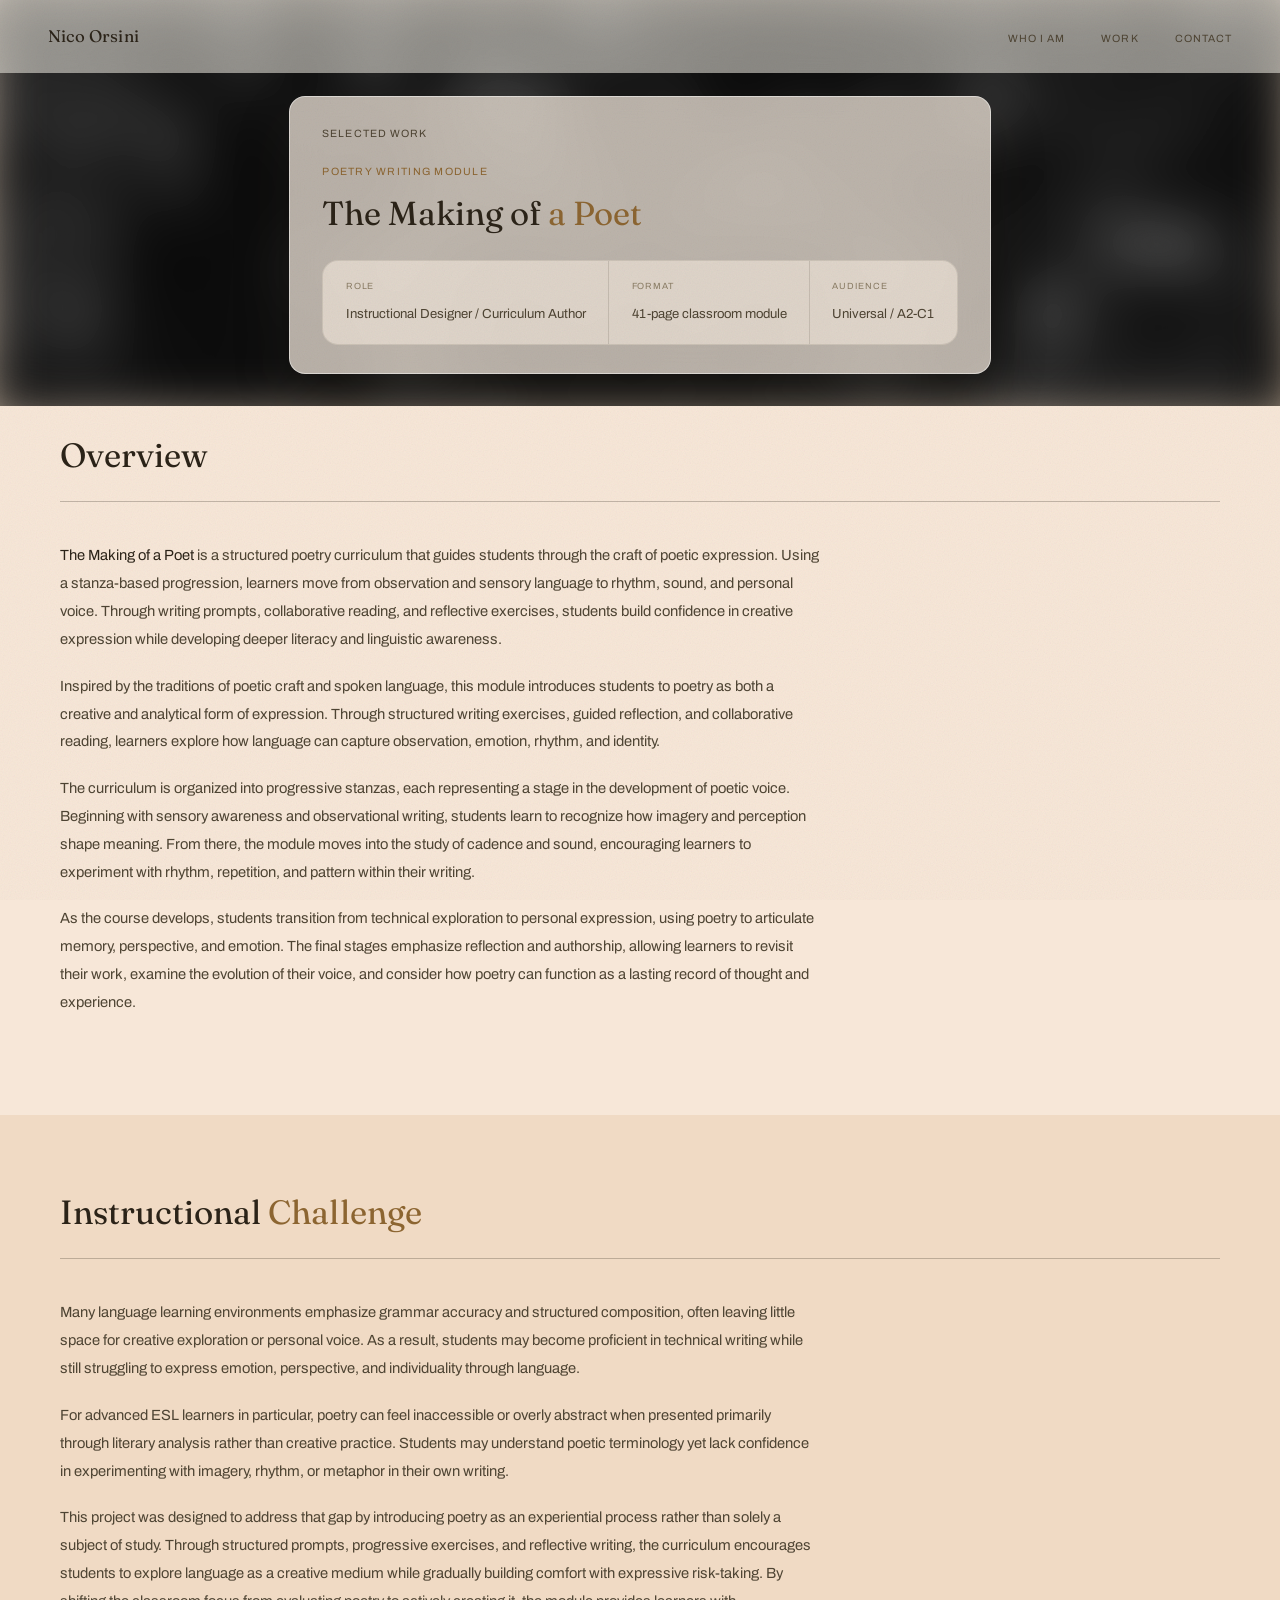
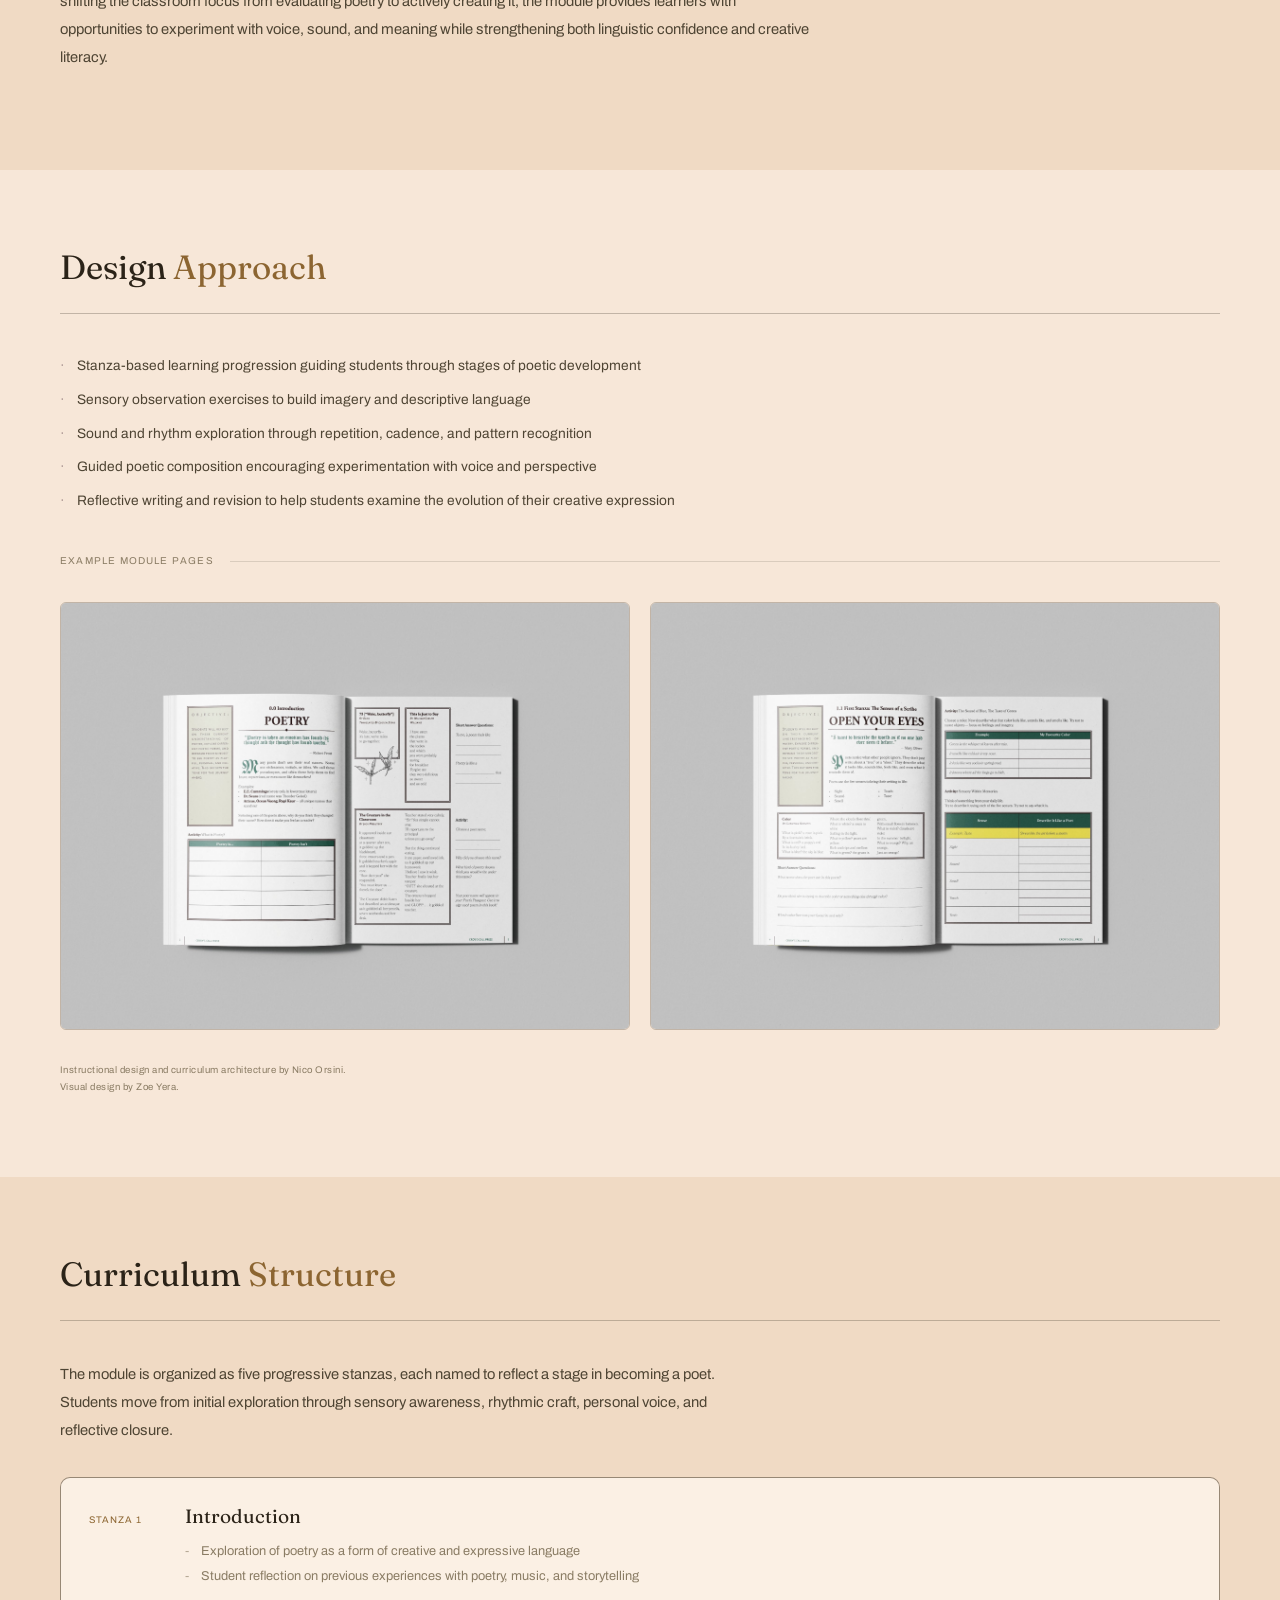
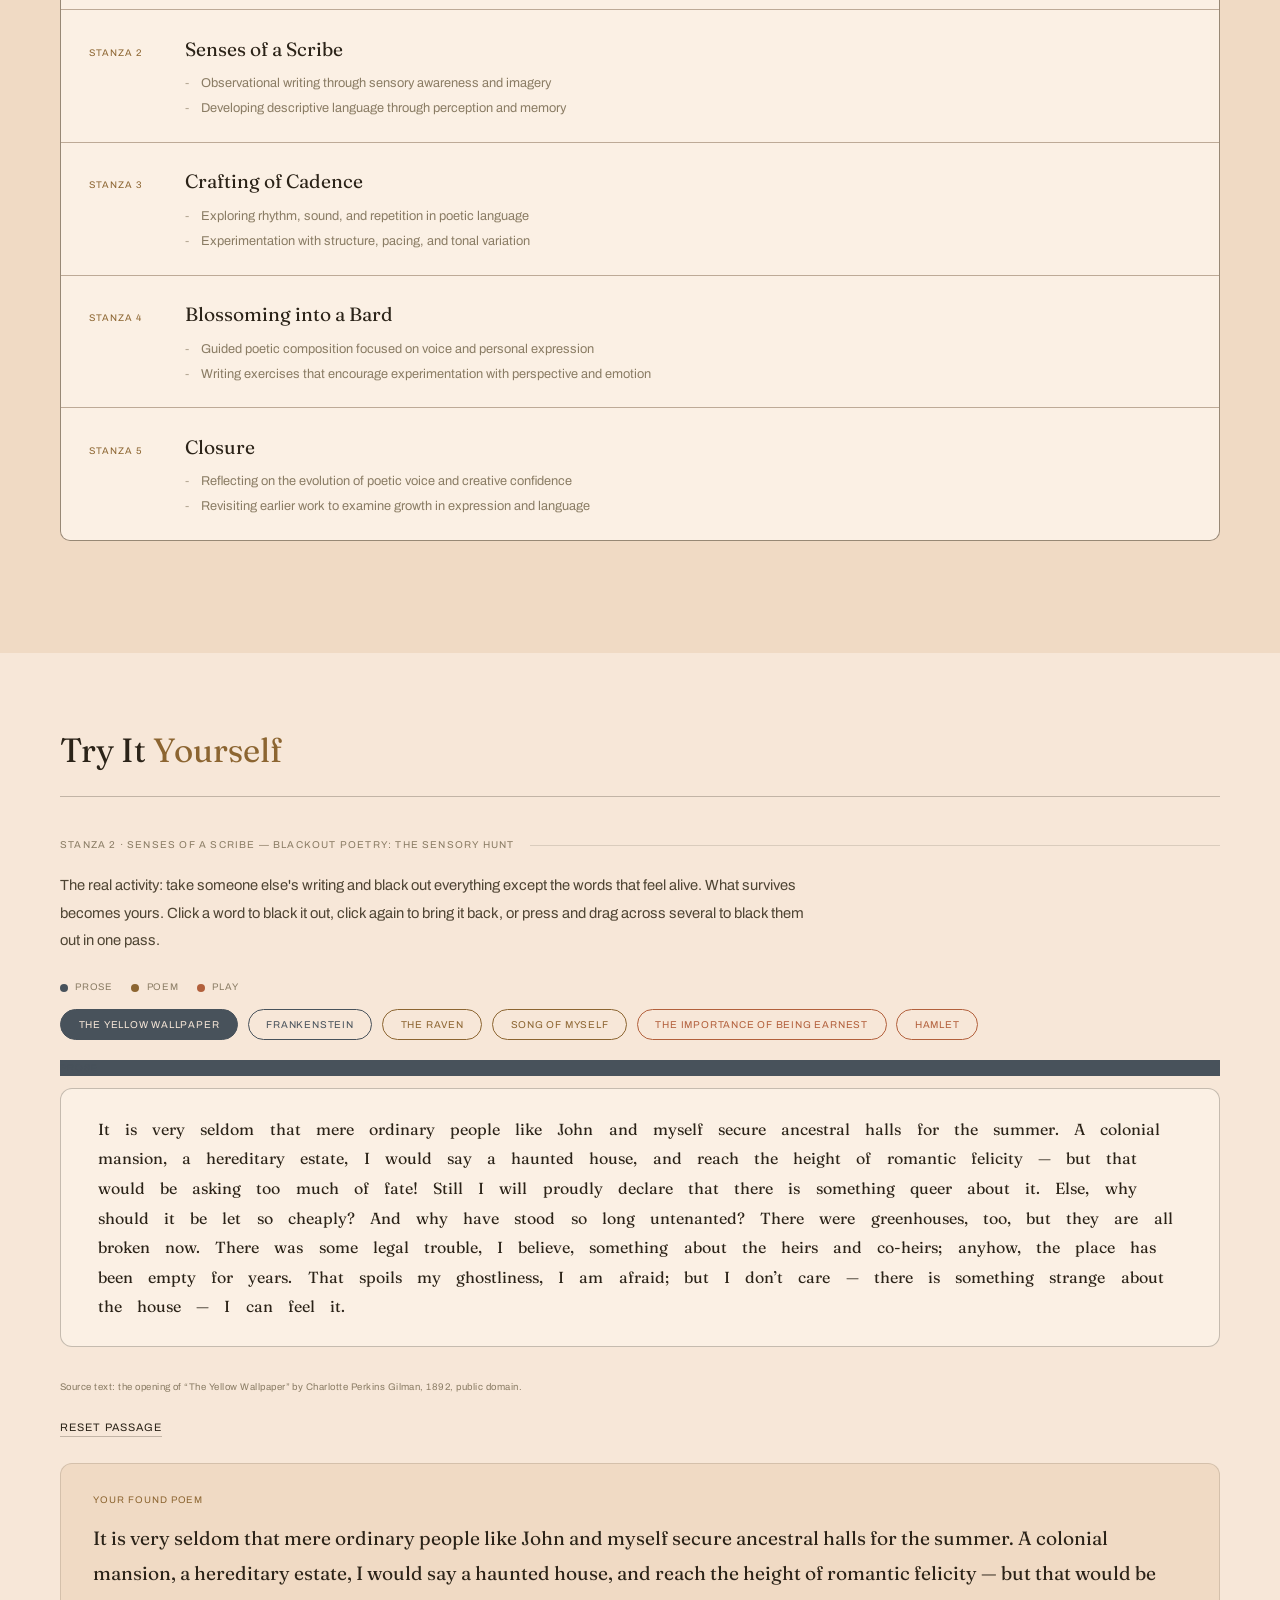
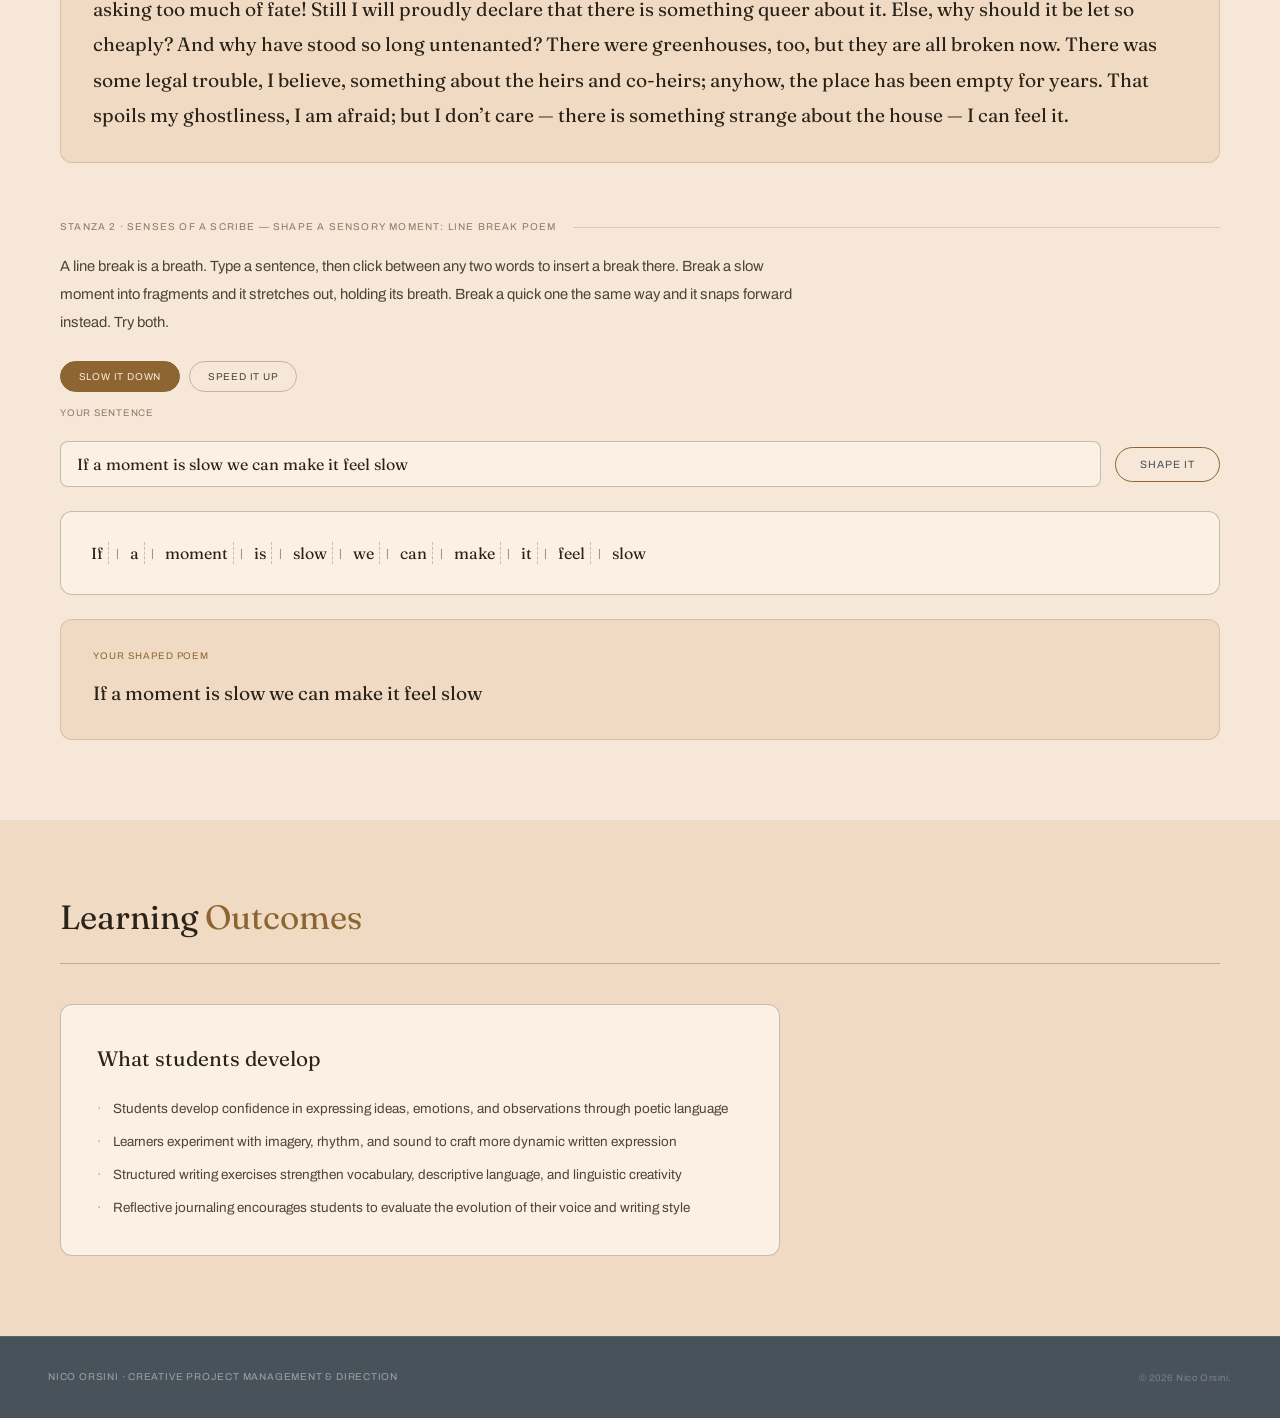
<file: poet.html>
<!DOCTYPE html>
<html lang="en">
<head>
<meta charset="UTF-8">
<meta name="viewport" content="width=device-width, initial-scale=1.0">
<title>The Making of a Poet · Nico Orsini</title>
<meta name="description" content="The Making of a Poet: a poetry-writing curriculum module designed by Nico Orsini.">
<link rel="icon" type="image/png" sizes="32x32" href="favicon-32.png">
<link rel="icon" type="image/png" sizes="16x16" href="favicon-16.png">
<link rel="apple-touch-icon" sizes="180x180" href="apple-touch-icon.png">
<link rel="icon" href="favicon.ico">
<link rel="preconnect" href="https://fonts.googleapis.com">
<link rel="preconnect" href="https://fonts.gstatic.com" crossorigin>
<link href="https://fonts.googleapis.com/css2?family=Fraunces:ital,opsz,wght@0,9..144,300;0,9..144,400;0,9..144,500;0,9..144,600;1,9..144,300;1,9..144,400;1,9..144,500&family=Archivo:wght@400;500;600;700&display=swap" rel="stylesheet">
<link rel="stylesheet" href="styles.css?v=51">
    <!-- Social preview (Open Graph / Twitter) -->
    <meta property="og:type" content="website">
    <meta property="og:site_name" content="Nico Orsini">
    <meta property="og:url" content="https://nicoorsini.com/poet">
    <meta property="og:title" content="The Making of a Poet &middot; Nico Orsini">
    <meta property="og:description" content="A poetry-writing curriculum module.">
    <meta property="og:image" content="https://nicoorsini.com/Images/Poet%20Images/Poetry%20Mockup%20Open%201-2.jpg">
    <meta property="og:image:alt" content="The Making of a Poet curriculum mockup">
    <meta name="twitter:card" content="summary_large_image">
    <meta name="twitter:title" content="The Making of a Poet &middot; Nico Orsini">
    <meta name="twitter:description" content="A poetry-writing curriculum module.">
    <meta name="twitter:image" content="https://nicoorsini.com/Images/Poet%20Images/Poetry%20Mockup%20Open%201-2.jpg">
</head>
<body>

<nav id="siteNav">
  <a href="index.html#top" class="nav-name">Nico Orsini</a>
  <ul class="nav-links">
    <li><a href="index.html#top">Who I Am</a></li>
    <li><a href="index.html#work">Work</a></li>
    <li><a href="index.html#contact">Contact</a></li>
  </ul>
</nav>

<!-- HERO -->
<div class="subpage-hero photo-hero" id="poet-hero">
  <div class="hero-photo-layer" id="poetHeroPhoto"></div>
  <div class="subpage-hero-inner shimmer-hero">
    <div class="subpage-breadcrumb"><a href="index.html#work">Selected Work</a></div>
    <div class="subpage-eyebrow">Poetry Writing Module</div>
    <h1 class="subpage-title">The Making of <em>a Poet</em></h1>
    <div class="subpage-meta-row">
      <div class="subpage-meta-item">
        <span class="subpage-meta-label">Role</span>
        <span class="subpage-meta-value">Instructional Designer / Curriculum Author</span>
      </div>
      <div class="subpage-meta-item">
        <span class="subpage-meta-label">Format</span>
        <span class="subpage-meta-value">41-page classroom module</span>
      </div>
      <div class="subpage-meta-item">
        <span class="subpage-meta-label">Audience</span>
        <span class="subpage-meta-value">Universal / A2-C1</span>
      </div>
    </div>
  </div>
</div>

<!-- 01 Overview -->
<div class="subpage-section">
  <div class="subpage-section-inner">
    <div class="subpage-section-head">
      <h2 class="subpage-section-title">Overview</h2>
    </div>
    <div class="subpage-body">
      <p><em>The Making of a Poet</em> is a structured poetry curriculum that guides students through the craft of poetic expression. Using a stanza-based progression, learners move from observation and sensory language to rhythm, sound, and personal voice. Through writing prompts, collaborative reading, and reflective exercises, students build confidence in creative expression while developing deeper literacy and linguistic awareness.</p>
      <p>Inspired by the traditions of poetic craft and spoken language, this module introduces students to poetry as both a creative and analytical form of expression. Through structured writing exercises, guided reflection, and collaborative reading, learners explore how language can capture observation, emotion, rhythm, and identity.</p>
      <p>The curriculum is organized into progressive stanzas, each representing a stage in the development of poetic voice. Beginning with sensory awareness and observational writing, students learn to recognize how imagery and perception shape meaning. From there, the module moves into the study of cadence and sound, encouraging learners to experiment with rhythm, repetition, and pattern within their writing.</p>
      <p>As the course develops, students transition from technical exploration to personal expression, using poetry to articulate memory, perspective, and emotion. The final stages emphasize reflection and authorship, allowing learners to revisit their work, examine the evolution of their voice, and consider how poetry can function as a lasting record of thought and experience.</p>
    </div>
  </div>
</div>

<!-- 02 Instructional Challenge -->
<div class="subpage-section tint">
  <div class="subpage-section-inner">
    <div class="subpage-section-head">
      <h2 class="subpage-section-title">Instructional <em>Challenge</em></h2>
    </div>
    <div class="subpage-body">
      <p>Many language learning environments emphasize grammar accuracy and structured composition, often leaving little space for creative exploration or personal voice. As a result, students may become proficient in technical writing while still struggling to express emotion, perspective, and individuality through language.</p>
      <p>For advanced ESL learners in particular, poetry can feel inaccessible or overly abstract when presented primarily through literary analysis rather than creative practice. Students may understand poetic terminology yet lack confidence in experimenting with imagery, rhythm, or metaphor in their own writing.</p>
      <p>This project was designed to address that gap by introducing poetry as an experiential process rather than solely a subject of study. Through structured prompts, progressive exercises, and reflective writing, the curriculum encourages students to explore language as a creative medium while gradually building comfort with expressive risk-taking. By shifting the classroom focus from evaluating poetry to actively creating it, the module provides learners with opportunities to experiment with voice, sound, and meaning while strengthening both linguistic confidence and creative literacy.</p>
    </div>
  </div>
</div>

<!-- 03 Design Approach -->
<div class="subpage-section">
  <div class="subpage-section-inner">
    <div class="subpage-section-head">
      <h2 class="subpage-section-title">Design <em>Approach</em></h2>
    </div>
    <ul class="subpage-spec-list">
      <li>Stanza-based learning progression guiding students through stages of poetic development</li>
      <li>Sensory observation exercises to build imagery and descriptive language</li>
      <li>Sound and rhythm exploration through repetition, cadence, and pattern recognition</li>
      <li>Guided poetic composition encouraging experimentation with voice and perspective</li>
      <li>Reflective writing and revision to help students examine the evolution of their creative expression</li>
    </ul>

    <div class="subpage-subhead">Example Module Pages</div>
    <div class="subpage-gallery">
      <img src="Images/Poet%20Images/Poetry%20Mockup%20Open%201-2.jpg" alt="An Introduction to Poetry, module pages spread open">
      <img src="Images/Poet%20Images/Poetry%20Mockup%20Open%202-2.jpg" alt="Sensory Imagery in Poetry, module pages spread open">
    </div>
    <p class="subpage-attribution">Instructional design and curriculum architecture by Nico Orsini.<br>Visual design by Zoe Yera.</p>
  </div>
</div>

<!-- 04 Curriculum Structure -->
<div class="subpage-section tint">
  <div class="subpage-section-inner">
    <div class="subpage-section-head">
      <h2 class="subpage-section-title">Curriculum <em>Structure</em></h2>
    </div>
    <p style="font-size:0.92rem; color:var(--ink-soft); line-height:1.9; max-width:660px; margin-bottom:2rem;">The module is organized as five progressive stanzas, each named to reflect a stage in becoming a poet. Students move from initial exploration through sensory awareness, rhythmic craft, personal voice, and reflective closure.</p>

    <div class="subpage-list">
      <div class="subpage-list-item">
        <div class="subpage-list-header">
          <span class="subpage-list-num">Stanza 1</span>
          <span class="subpage-list-name">Introduction</span>
        </div>
        <div class="subpage-list-subs">
          <div class="subpage-list-sub">Exploration of poetry as a form of creative and expressive language</div>
          <div class="subpage-list-sub">Student reflection on previous experiences with poetry, music, and storytelling</div>
        </div>
      </div>
      <div class="subpage-list-item">
        <div class="subpage-list-header">
          <span class="subpage-list-num">Stanza 2</span>
          <span class="subpage-list-name">Senses of a Scribe</span>
        </div>
        <div class="subpage-list-subs">
          <div class="subpage-list-sub">Observational writing through sensory awareness and imagery</div>
          <div class="subpage-list-sub">Developing descriptive language through perception and memory</div>
        </div>
      </div>
      <div class="subpage-list-item">
        <div class="subpage-list-header">
          <span class="subpage-list-num">Stanza 3</span>
          <span class="subpage-list-name">Crafting of Cadence</span>
        </div>
        <div class="subpage-list-subs">
          <div class="subpage-list-sub">Exploring rhythm, sound, and repetition in poetic language</div>
          <div class="subpage-list-sub">Experimentation with structure, pacing, and tonal variation</div>
        </div>
      </div>
      <div class="subpage-list-item">
        <div class="subpage-list-header">
          <span class="subpage-list-num">Stanza 4</span>
          <span class="subpage-list-name">Blossoming into a Bard</span>
        </div>
        <div class="subpage-list-subs">
          <div class="subpage-list-sub">Guided poetic composition focused on voice and personal expression</div>
          <div class="subpage-list-sub">Writing exercises that encourage experimentation with perspective and emotion</div>
        </div>
      </div>
      <div class="subpage-list-item">
        <div class="subpage-list-header">
          <span class="subpage-list-num">Stanza 5</span>
          <span class="subpage-list-name">Closure</span>
        </div>
        <div class="subpage-list-subs">
          <div class="subpage-list-sub">Reflecting on the evolution of poetic voice and creative confidence</div>
          <div class="subpage-list-sub">Revisiting earlier work to examine growth in expression and language</div>
        </div>
      </div>
    </div>
  </div>
</div>

<!-- 04.5 Try It -->
<div class="subpage-section">
  <div class="subpage-section-inner">
    <div class="subpage-section-head">
      <h2 class="subpage-section-title">Try It <em>Yourself</em></h2>
    </div>

    <div class="subpage-subhead">Stanza 2 &middot; Senses of a Scribe &mdash; Blackout Poetry: The Sensory Hunt</div>
    <div class="subpage-body">
      <p>The real activity: take someone else's writing and black out everything except the words that feel alive. What survives becomes yours. Click a word to black it out, click again to bring it back, or press and drag across several to black them out in one pass.</p>
    </div>
    <div class="poet-blackout">
      <div class="source-legend">
        <span class="source-legend-item"><span class="source-dot genre-prose"></span>Prose</span>
        <span class="source-legend-item"><span class="source-dot genre-poem"></span>Poem</span>
        <span class="source-legend-item"><span class="source-dot genre-play"></span>Play</span>
      </div>
      <div class="poet-blackout-source-picker" id="blackoutSourcePicker">
        <button type="button" class="source-tab is-active" data-source="wallpaper" data-genre="prose">The Yellow Wallpaper</button>
        <button type="button" class="source-tab" data-source="frankenstein" data-genre="prose">Frankenstein</button>
        <button type="button" class="source-tab" data-source="raven" data-genre="poem">The Raven</button>
        <button type="button" class="source-tab" data-source="whitman" data-genre="poem">Song of Myself</button>
        <button type="button" class="source-tab" data-source="earnest" data-genre="play">The Importance of Being Earnest</button>
        <button type="button" class="source-tab" data-source="hamlet" data-genre="play">Hamlet</button>
      </div>
      <div class="poet-blackout-genre-tag genre-prose" id="blackoutGenreTag">Prose</div>
      <div class="poet-blackout-passage" id="blackoutPassage"></div>
      <p class="subpage-attribution" id="blackoutAttribution">Source text: the opening of &ldquo;The Yellow Wallpaper&rdquo; by Charlotte Perkins Gilman, 1892, public domain.</p>
      <div class="poet-blackout-actions">
        <button type="button" id="blackoutReset" class="link-arrow">Reset passage</button>
      </div>
      <div class="poet-blackout-poem">
        <div class="poet-blackout-poem-label">Your found poem</div>
        <p class="poet-blackout-poem-text" id="blackoutPoemText"><span class="poet-blackout-empty">Black out words above &mdash; whatever survives becomes your poem.</span></p>
      </div>
    </div>

    <div class="subpage-subhead" style="margin-top:3.5rem;">Stanza 2 &middot; Senses of a Scribe &mdash; Shape a Sensory Moment: Line Break Poem</div>
    <div class="subpage-body">
      <p>A line break is a breath. Type a sentence, then click between any two words to insert a break there. Break a slow moment into fragments and it stretches out, holding its breath. Break a quick one the same way and it snaps forward instead. Try both.</p>
    </div>
    <div class="poet-lines">
      <div class="poet-lines-mode" id="lineMode">
        <button type="button" class="source-tab is-active" data-mode="slow">Slow it down</button>
        <button type="button" class="source-tab" data-mode="fast">Speed it up</button>
      </div>
      <div class="poet-lines-field">
        <label for="lineInput">Your sentence</label>
        <input type="text" id="lineInput" value="If a moment is slow we can make it feel slow" maxlength="140">
        <button type="button" id="lineShape" class="btn-pill">Shape it</button>
      </div>
      <div class="poet-lines-tokens" id="lineTokens" hidden></div>
      <div class="poet-lines-preview" id="linePreview" hidden>
        <div class="poet-lines-preview-label">Your shaped poem</div>
        <div class="poet-lines-preview-text" id="linePreviewText"></div>
      </div>
    </div>
  </div>
</div>

<!-- 05 Learning Outcomes -->
<div class="subpage-section tint">
  <div class="subpage-section-inner">
    <div class="subpage-section-head">
      <h2 class="subpage-section-title">Learning <em>Outcomes</em></h2>
    </div>
    <div class="subpage-outcome-card">
      <div class="subpage-outcome-title">What students develop</div>
      <ul class="subpage-outcome-list">
        <li>Students develop confidence in expressing ideas, emotions, and observations through poetic language</li>
        <li>Learners experiment with imagery, rhythm, and sound to craft more dynamic written expression</li>
        <li>Structured writing exercises strengthen vocabulary, descriptive language, and linguistic creativity</li>
        <li>Reflective journaling encourages students to evaluate the evolution of their voice and writing style</li>
      </ul>
    </div>
  </div>
</div>

<footer>
  <span class="footer-name">Nico Orsini &middot; Creative Project Management &amp; Direction</span>
  <span class="footer-copy">&copy; 2026 Nico Orsini.</span>
</footer>

<script>
  const nav = document.getElementById('siteNav');
  const updateNav = () => nav.classList.toggle('scrolled', window.scrollY > 60);
  window.addEventListener('scroll', updateNav, { passive: true });
  updateNav();
</script>

<script>
  var HERO_PHOTOS = [
    "Images/Photography%20Images/Lucky%20Day.jpg",
    "Images/Photography%20Images/Dark%20Buddha.jpg",
    "Images/Photography%20Images/City%20Tops.jpg",
    "Images/Photography%20Images/Red%20Wood%20Wall.jpg",
    "Images/Photography%20Images/Alley%20Temple.jpg",
    "Images/Photography%20Images/Smal%20Rail%20Car.jpg",
    "Images/Photography%20Images/Greenery.jpg",
    "Images/Photography%20Images/Pink%20Flowers.jpg",
    "Images/Photography%20Images/Statue.jpg",
    "Images/Photography%20Images/City%20Bridge.jpg",
    "Images/Photography%20Images/Golden%20Temple.jpg",
    "Images/Photography%20Images/Lighthouse.jpg",
    "Images/Photography%20Images/Temple%20Reflection.jog.jpg",
    "Images/Photography%20Images/Temple%20Tops.jpg",
    "Images/Photography%20Images/Coffee%20Shop%20Ceiling.jpg",
    "Images/Photography%20Images/Red%20Wall%20Demon.jpg",
    "Images/Photography%20Images/Cat.jpg",
    "Images/Photography%20Images/Japanese%20Cards.jpg",
    "Images/Photography%20Images/Horse%20Sign.jpg",
    "Images/Photography%20Images/Car%20Trailer.jpg"
  ];
  var heroPhotoEl = document.getElementById('poetHeroPhoto');
  if (heroPhotoEl) {
    var heroPick = HERO_PHOTOS[Math.floor(Math.random() * HERO_PHOTOS.length)];
    heroPhotoEl.style.backgroundImage = "url('" + heroPick + "')";
  }
</script>

<script>
  // Blackout Poetry: The Sensory Hunt. Real activity from the Poetry
  // Intensive workbook (Stanza 2, Senses of a Scribe). Six selectable
  // source passages across three genres, each rendered in its actual
  // form rather than one flat paragraph: prose is a single flowing
  // line (as before); poems keep their real line breaks; plays carry
  // a speaker label, with verse plays (Hamlet) also keeping their real
  // line breaks and prose-dialogue plays (Earnest) flowing as prose
  // under the speaker name, matching how each is actually printed.
  // Click a word to black it out, click again to bring it back, or
  // press-and-drag across several to paint them out in one pass. The
  // words left standing assemble live into a found poem below.
  (function () {
    var SOURCES = {
      wallpaper: {
        genre: 'prose',
        speaker: null,
        lines: [
          "It is very seldom that mere ordinary people like John and myself secure ancestral halls for the summer. A colonial mansion, a hereditary estate, I would say a haunted house, and reach the height of romantic felicity—but that would be asking too much of fate! Still I will proudly declare that there is something queer about it. Else, why should it be let so cheaply? And why have stood so long untenanted? There were greenhouses, too, but they are all broken now. There was some legal trouble, I believe, something about the heirs and co-heirs; anyhow, the place has been empty for years. That spoils my ghostliness, I am afraid; but I don’t care—there is something strange about the house—I can feel it."
        ],
        attribution: "Source text: the opening of &ldquo;The Yellow Wallpaper&rdquo; by Charlotte Perkins Gilman, 1892, public domain."
      },
      frankenstein: {
        genre: 'prose',
        speaker: null,
        lines: [
          "It was on a dreary night of November that I beheld the accomplishment of my toils. With an anxiety that almost amounted to agony, I collected the instruments of life around me, that I might infuse a spark of being into the lifeless thing that lay at my feet. It was already one in the morning; the rain pattered dismally against the panes, and my candle was nearly burnt out, when, by the glimmer of the half-extinguished light, I saw the dull yellow eye of the creature open; it breathed hard, and a convulsive motion agitated its limbs."
        ],
        attribution: "Source text: the creation scene, Chapter 5 of &ldquo;Frankenstein; or, The Modern Prometheus&rdquo; by Mary Shelley, 1818, public domain."
      },
      raven: {
        genre: 'poem',
        speaker: null,
        lines: [
          "Once upon a midnight dreary, while I pondered, weak and weary,",
          "Over many a quaint and curious volume of forgotten lore—",
          "While I nodded, nearly napping, suddenly there came a tapping,",
          "As of some one gently rapping, rapping at my chamber door.",
          "“’Tis some visitor,” I muttered, “tapping at my chamber door—",
          { text: "Only this, and nothing more.”", indent: true }
        ],
        attribution: "Source text: the first stanza of &ldquo;The Raven&rdquo; by Edgar Allan Poe, 1845, public domain."
      },
      whitman: {
        genre: 'poem',
        speaker: null,
        lines: [
          "I celebrate myself, and sing myself,",
          "And what I assume you shall assume,",
          "For every atom belonging to me as good belongs to you.",
          "I loafe and invite my soul,",
          "I lean and loafe at my ease observing a spear of summer grass.",
          "My tongue, every atom of my blood, form’d from this soil, this air,",
          "Born here of parents born here from parents the same, and their parents the same,",
          "I, now thirty-seven years old in perfect health begin,",
          "Hoping to cease not till death."
        ],
        attribution: "Source text: the opening of &ldquo;Song of Myself,&rdquo; section 1, by Walt Whitman, 1892 edition, public domain."
      },
      earnest: {
        genre: 'play',
        speaker: 'Lady Bracknell',
        lines: [
          "I do not approve of anything that tampers with natural ignorance. Ignorance is like a delicate exotic fruit; touch it and the bloom is gone. The whole theory of modern education is radically unsound. Fortunately in England, at any rate, education produces no effect whatsoever. If it did, it would prove a serious danger to the upper classes, and would probably lead to acts of violence in Grosvenor Square."
        ],
        attribution: "Source text: Lady Bracknell, Act 1 of &ldquo;The Importance of Being Earnest&rdquo; by Oscar Wilde, 1895, public domain."
      },
      hamlet: {
        genre: 'play',
        speaker: 'Hamlet',
        lines: [
          "To be, or not to be, that is the question:",
          "Whether ’tis nobler in the mind to suffer",
          "The slings and arrows of outrageous fortune,",
          "Or to take arms against a sea of troubles,",
          "And by opposing end them. To die, to sleep—",
          "No more; and by a sleep to say we end",
          "The heart-ache, and the thousand natural shocks",
          "That flesh is heir to. ’Tis a consummation",
          "Devoutly to be wish’d."
        ],
        attribution: "Source text: the opening of Hamlet&rsquo;s soliloquy, Act 3 Scene 1 of &ldquo;Hamlet&rdquo; by William Shakespeare, c. 1600, public domain."
      }
    };

    var passageEl = document.getElementById('blackoutPassage');
    var poemTextEl = document.getElementById('blackoutPoemText');
    var resetBtn = document.getElementById('blackoutReset');
    var attributionEl = document.getElementById('blackoutAttribution');
    var pickerEl = document.getElementById('blackoutSourcePicker');
    var genreTagEl = document.getElementById('blackoutGenreTag');
    if (!passageEl) return;

    var GENRE_LABELS = { prose: 'Prose', poem: 'Poem', play: 'Play' };

    var words = [];
    var wordEls = [];
    var outSet = {};
    var lineGroups = [];
    var isPainting = false;
    var paintValue = false;
    var pointerHandled = false;

    // Source text often has em dashes fused directly to the words on
    // either side (e.g. "house—I") with no space to split on, which
    // would otherwise turn two words into one shared button and black
    // both out together. Pad the dash so it tokenizes as its own word.
    function tokenize(text) {
      return text.replace(/—/g, ' — ').split(/\s+/).filter(Boolean);
    }

    function buildPassage(key) {
      var source = SOURCES[key];
      if (!source) return;
      passageEl.innerHTML = '';
      words = [];
      wordEls = [];
      outSet = {};
      lineGroups = [];

      if (source.speaker) {
        var speakerEl = document.createElement('div');
        speakerEl.className = 'bo-speaker';
        speakerEl.textContent = source.speaker;
        passageEl.appendChild(speakerEl);
      }

      var globalIdx = 0;
      source.lines.forEach(function (line) {
        var isIndent = typeof line === 'object' && line.indent;
        var lineText = typeof line === 'object' ? line.text : line;
        var lineEl = document.createElement('div');
        lineEl.className = 'bo-line' + (isIndent ? ' is-indent' : '');
        var lineIndices = [];
        tokenize(lineText).forEach(function (word) {
          words.push(word);
          var btn = document.createElement('button');
          btn.type = 'button';
          btn.className = 'bo-word';
          btn.textContent = word;
          btn.setAttribute('data-idx', globalIdx);
          lineEl.appendChild(btn);
          wordEls.push(btn);
          lineIndices.push(globalIdx);
          globalIdx++;
        });
        passageEl.appendChild(lineEl);
        lineGroups.push(lineIndices);
      });

      if (attributionEl) attributionEl.innerHTML = source.attribution;
      if (genreTagEl) {
        genreTagEl.textContent = GENRE_LABELS[source.genre] || '';
        genreTagEl.className = 'poet-blackout-genre-tag genre-' + source.genre;
      }
      renderPoem();
    }

    // The found poem mirrors the passage's own shape: prose (and prose
    // dialogue, like the Earnest excerpt) stays one flowing block since
    // that's a single line group; verse (poems, and Hamlet's soliloquy)
    // keeps its real line breaks, so a survivor from line 3 lands on
    // its own line below rather than running into everything else. A
    // line with nothing left standing is simply skipped, not left as
    // a blank gap.
    function renderPoem() {
      var lineTexts = [];
      lineGroups.forEach(function (indices) {
        var kept = [];
        indices.forEach(function (idx) {
          if (!outSet[idx]) kept.push(words[idx]);
        });
        if (kept.length) lineTexts.push(kept.join(' '));
      });

      if (lineTexts.length === 0) {
        poemTextEl.innerHTML = '<span class="poet-blackout-empty">Every word is blacked out. Click a few back in.</span>';
        return;
      }

      poemTextEl.innerHTML = '';
      lineTexts.forEach(function (line, i) {
        poemTextEl.appendChild(document.createTextNode(line));
        if (i < lineTexts.length - 1) poemTextEl.appendChild(document.createElement('br'));
      });
    }

    function applyPaint(btn) {
      var idx = btn.getAttribute('data-idx');
      if (!!outSet[idx] === paintValue) return;
      outSet[idx] = paintValue;
      btn.classList.toggle('is-out', paintValue);
      renderPoem();
    }

    // Pointer-driven paint: press a word to start, drag across others
    // while held to black them all out (or restore them, if the word
    // you started on was already out) in one continuous gesture.
    passageEl.addEventListener('pointerdown', function (e) {
      var btn = e.target.closest('.bo-word');
      if (!btn) return;
      isPainting = true;
      pointerHandled = true;
      paintValue = !outSet[btn.getAttribute('data-idx')];
      applyPaint(btn);
    });

    document.addEventListener('pointermove', function (e) {
      if (!isPainting) return;
      var el = document.elementFromPoint(e.clientX, e.clientY);
      var btn = el && el.closest ? el.closest('.bo-word') : null;
      if (btn) applyPaint(btn);
    });

    document.addEventListener('pointerup', function () { isPainting = false; });
    document.addEventListener('pointercancel', function () { isPainting = false; });

    // Keyboard activation (Enter/Space on a focused word) fires a click
    // with no preceding pointerdown, so it falls through here untouched.
    // Mouse/touch clicks already got handled by pointerdown above; the
    // pointerHandled flag stops them from double-toggling.
    passageEl.addEventListener('click', function (e) {
      var btn = e.target.closest('.bo-word');
      if (!btn) return;
      if (pointerHandled) { pointerHandled = false; return; }
      var idx = btn.getAttribute('data-idx');
      outSet[idx] = !outSet[idx];
      btn.classList.toggle('is-out', !!outSet[idx]);
      renderPoem();
    });

    if (resetBtn) {
      resetBtn.addEventListener('click', function () {
        outSet = {};
        wordEls.forEach(function (el) { el.classList.remove('is-out'); });
        renderPoem();
      });
    }

    if (pickerEl) {
      pickerEl.addEventListener('click', function (e) {
        var tab = e.target.closest('.source-tab');
        if (!tab) return;
        var key = tab.getAttribute('data-source');
        if (tab.classList.contains('is-active')) return;
        pickerEl.querySelectorAll('.source-tab').forEach(function (t) { t.classList.remove('is-active'); });
        tab.classList.add('is-active');
        buildPassage(key);
      });
    }

    buildPassage('wallpaper');
  })();

  // Shape a Sensory Moment: Line Break Poem. Also from Stanza 2. Type a
  // sentence, click between words to toggle a line break there, watch
  // the pacing re-flow live in the preview below.
  (function () {
    var input = document.getElementById('lineInput');
    var shapeBtn = document.getElementById('lineShape');
    var tokensEl = document.getElementById('lineTokens');
    var previewWrap = document.getElementById('linePreview');
    var previewText = document.getElementById('linePreviewText');
    var modeEl = document.getElementById('lineMode');
    if (!shapeBtn) return;

    // Grounded in the workbook's own Stanza 1 grammar point: short
    // sentences read fast, long ones read slow. Same break-insertion
    // mechanic either way; only the starting sentence changes.
    var MODE_DEFAULTS = {
      slow: 'If a moment is slow we can make it feel slow',
      fast: 'If a sound is sharp it can pop'
    };

    var words = [];
    var breakSet = {};

    function renderTokens() {
      tokensEl.innerHTML = '';
      words.forEach(function (word, i) {
        var wSpan = document.createElement('span');
        wSpan.className = 'ln-word';
        wSpan.textContent = word;
        tokensEl.appendChild(wSpan);

        if (i < words.length - 1) {
          var gapBtn = document.createElement('button');
          gapBtn.type = 'button';
          gapBtn.className = 'ln-gap';
          gapBtn.setAttribute('data-gap', i);
          gapBtn.textContent = breakSet[i] ? '↵' : '|';
          gapBtn.classList.toggle('is-active', !!breakSet[i]);
          tokensEl.appendChild(gapBtn);
        }
      });
      tokensEl.hidden = false;
    }

    function renderPreview() {
      previewText.innerHTML = '';
      words.forEach(function (word, i) {
        previewText.appendChild(document.createTextNode(word));
        if (i < words.length - 1) {
          if (breakSet[i]) {
            previewText.appendChild(document.createElement('br'));
          } else {
            previewText.appendChild(document.createTextNode(' '));
          }
        }
      });
      previewWrap.hidden = false;
    }

    function shape() {
      var sentence = input.value.trim();
      if (!sentence) return;
      words = sentence.split(/\s+/);
      breakSet = {};
      renderTokens();
      renderPreview();
    }

    shapeBtn.addEventListener('click', shape);
    input.addEventListener('keydown', function (e) {
      if (e.key === 'Enter') { e.preventDefault(); shape(); }
    });

    tokensEl.addEventListener('click', function (e) {
      var btn = e.target.closest('.ln-gap');
      if (!btn) return;
      var idx = btn.getAttribute('data-gap');
      breakSet[idx] = !breakSet[idx];
      btn.classList.toggle('is-active', !!breakSet[idx]);
      btn.textContent = breakSet[idx] ? '↵' : '|';
      renderPreview();
    });

    if (modeEl) {
      modeEl.addEventListener('click', function (e) {
        var tab = e.target.closest('.source-tab');
        if (!tab) return;
        var mode = tab.getAttribute('data-mode');
        if (tab.classList.contains('is-active')) return;
        modeEl.querySelectorAll('.source-tab').forEach(function (t) { t.classList.remove('is-active'); });
        tab.classList.add('is-active');
        input.value = MODE_DEFAULTS[mode];
        shape();
      });
    }

    shape();
  })();
</script>

</body>
</html>
</file>
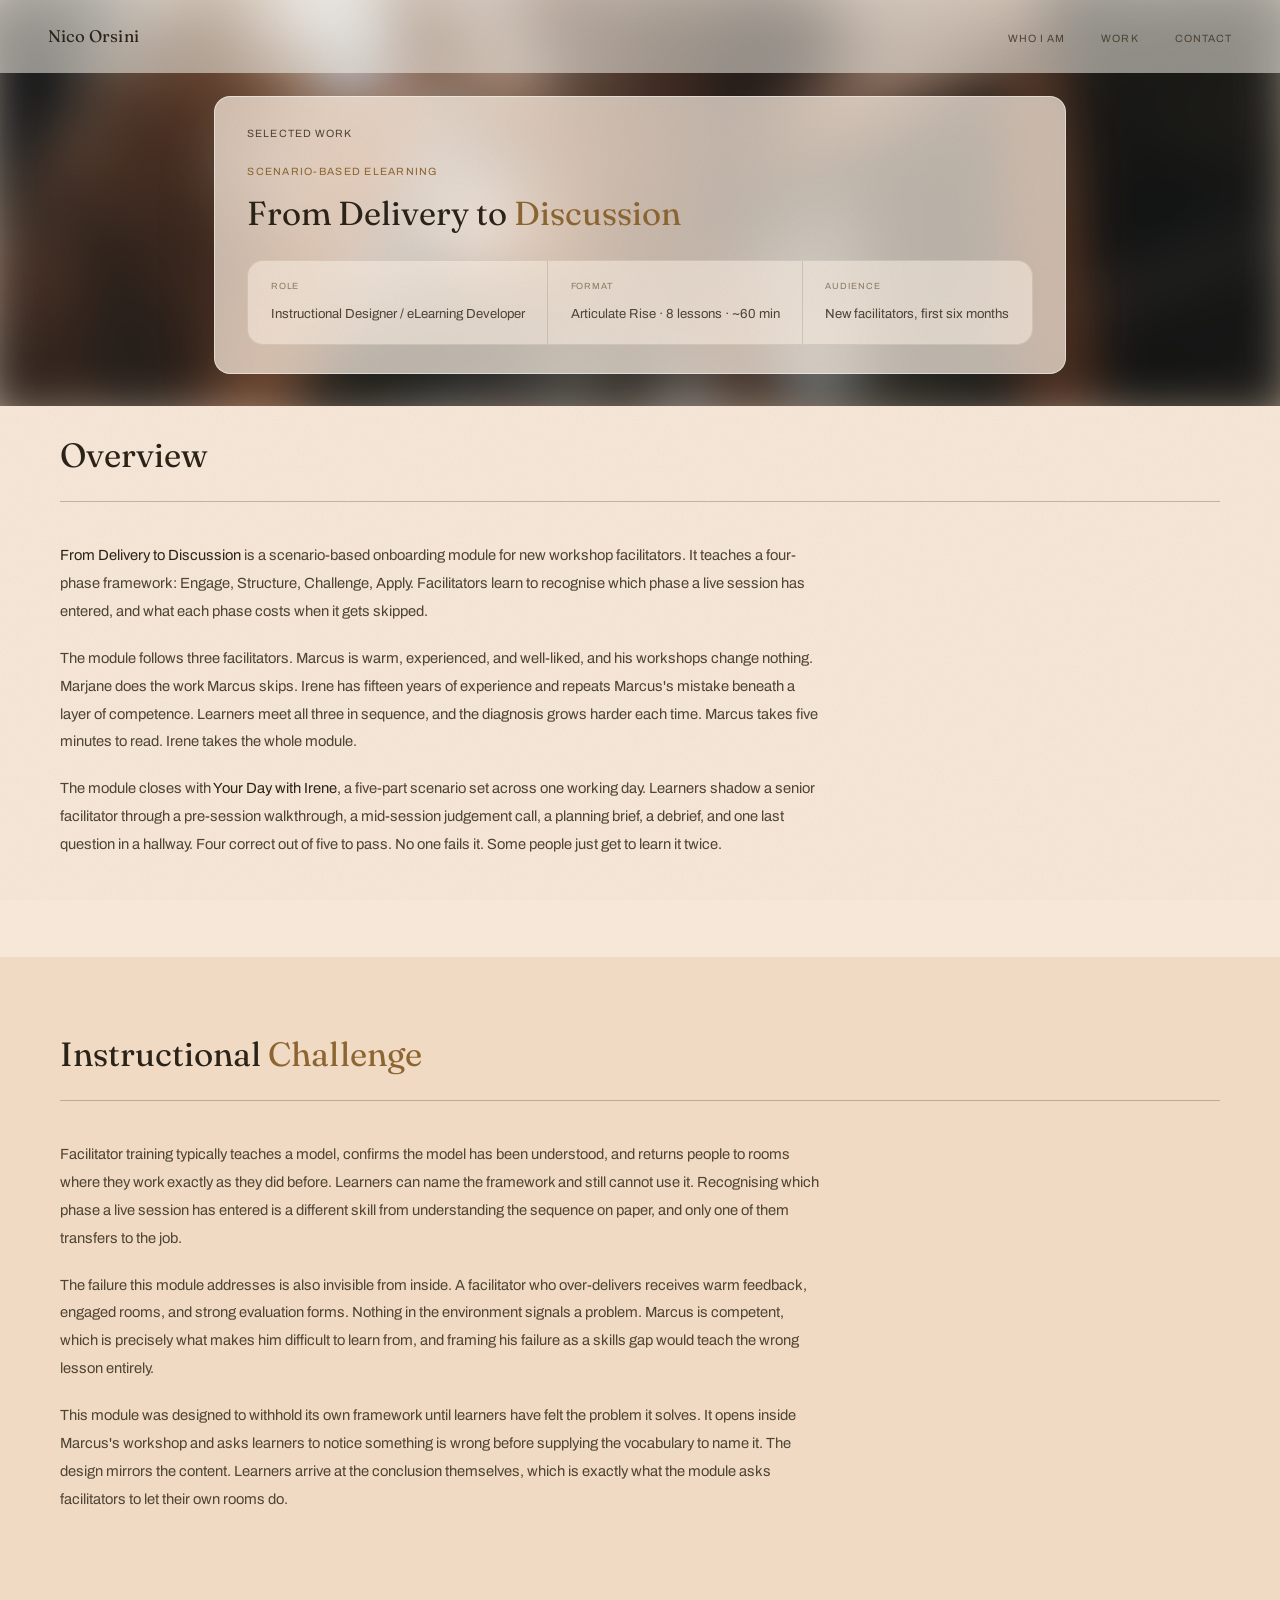
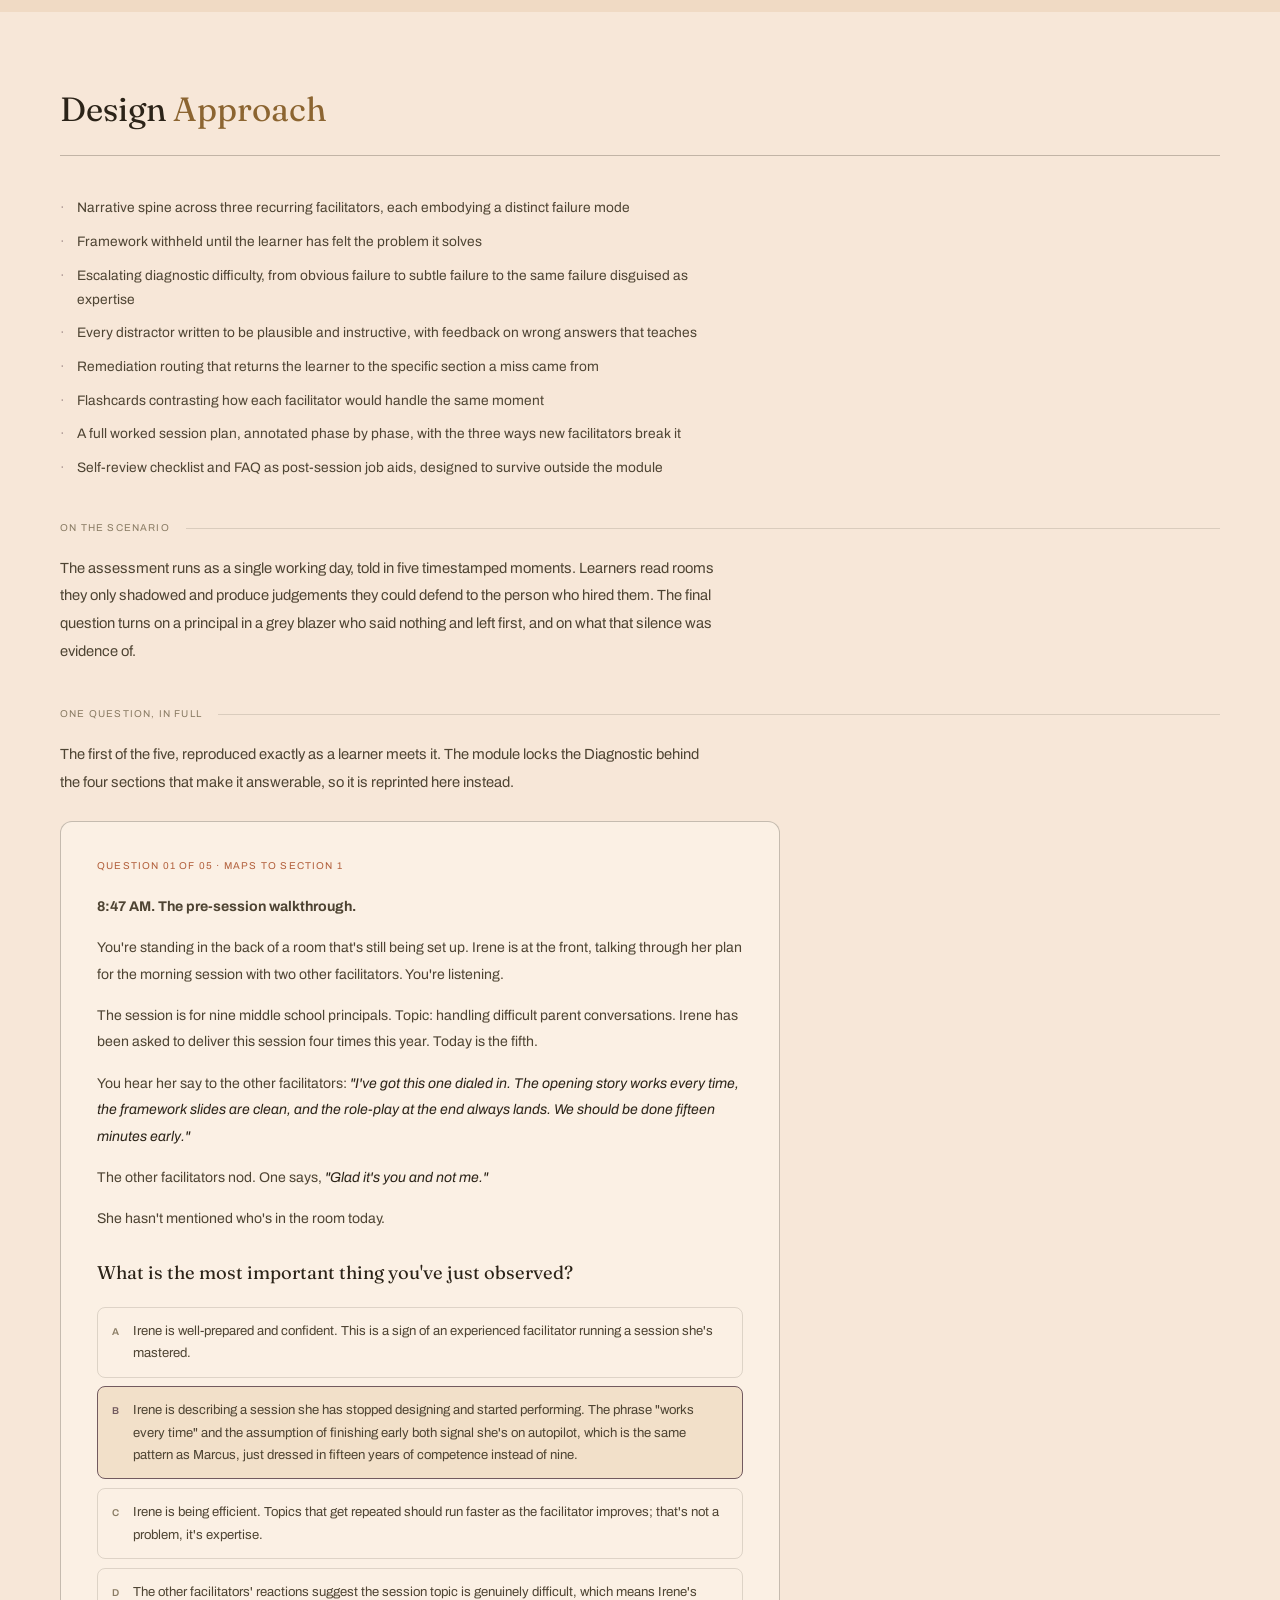
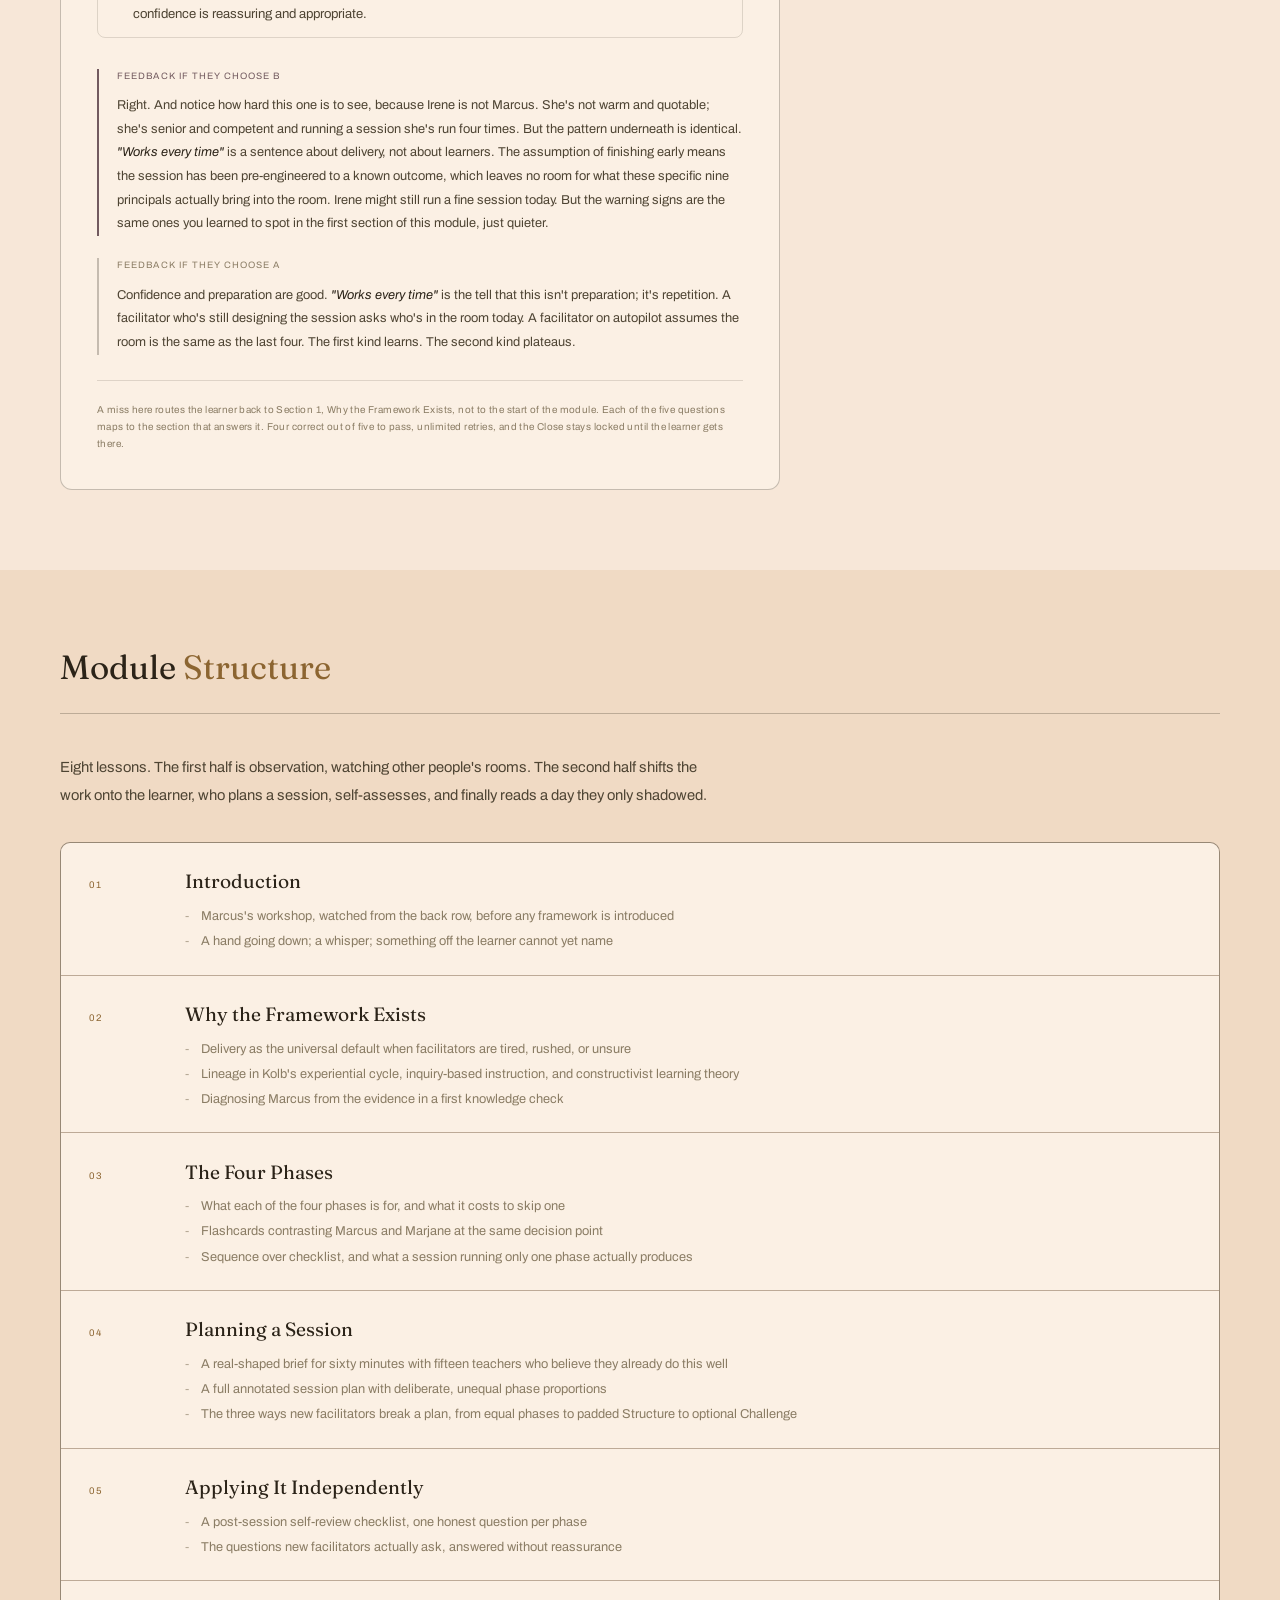
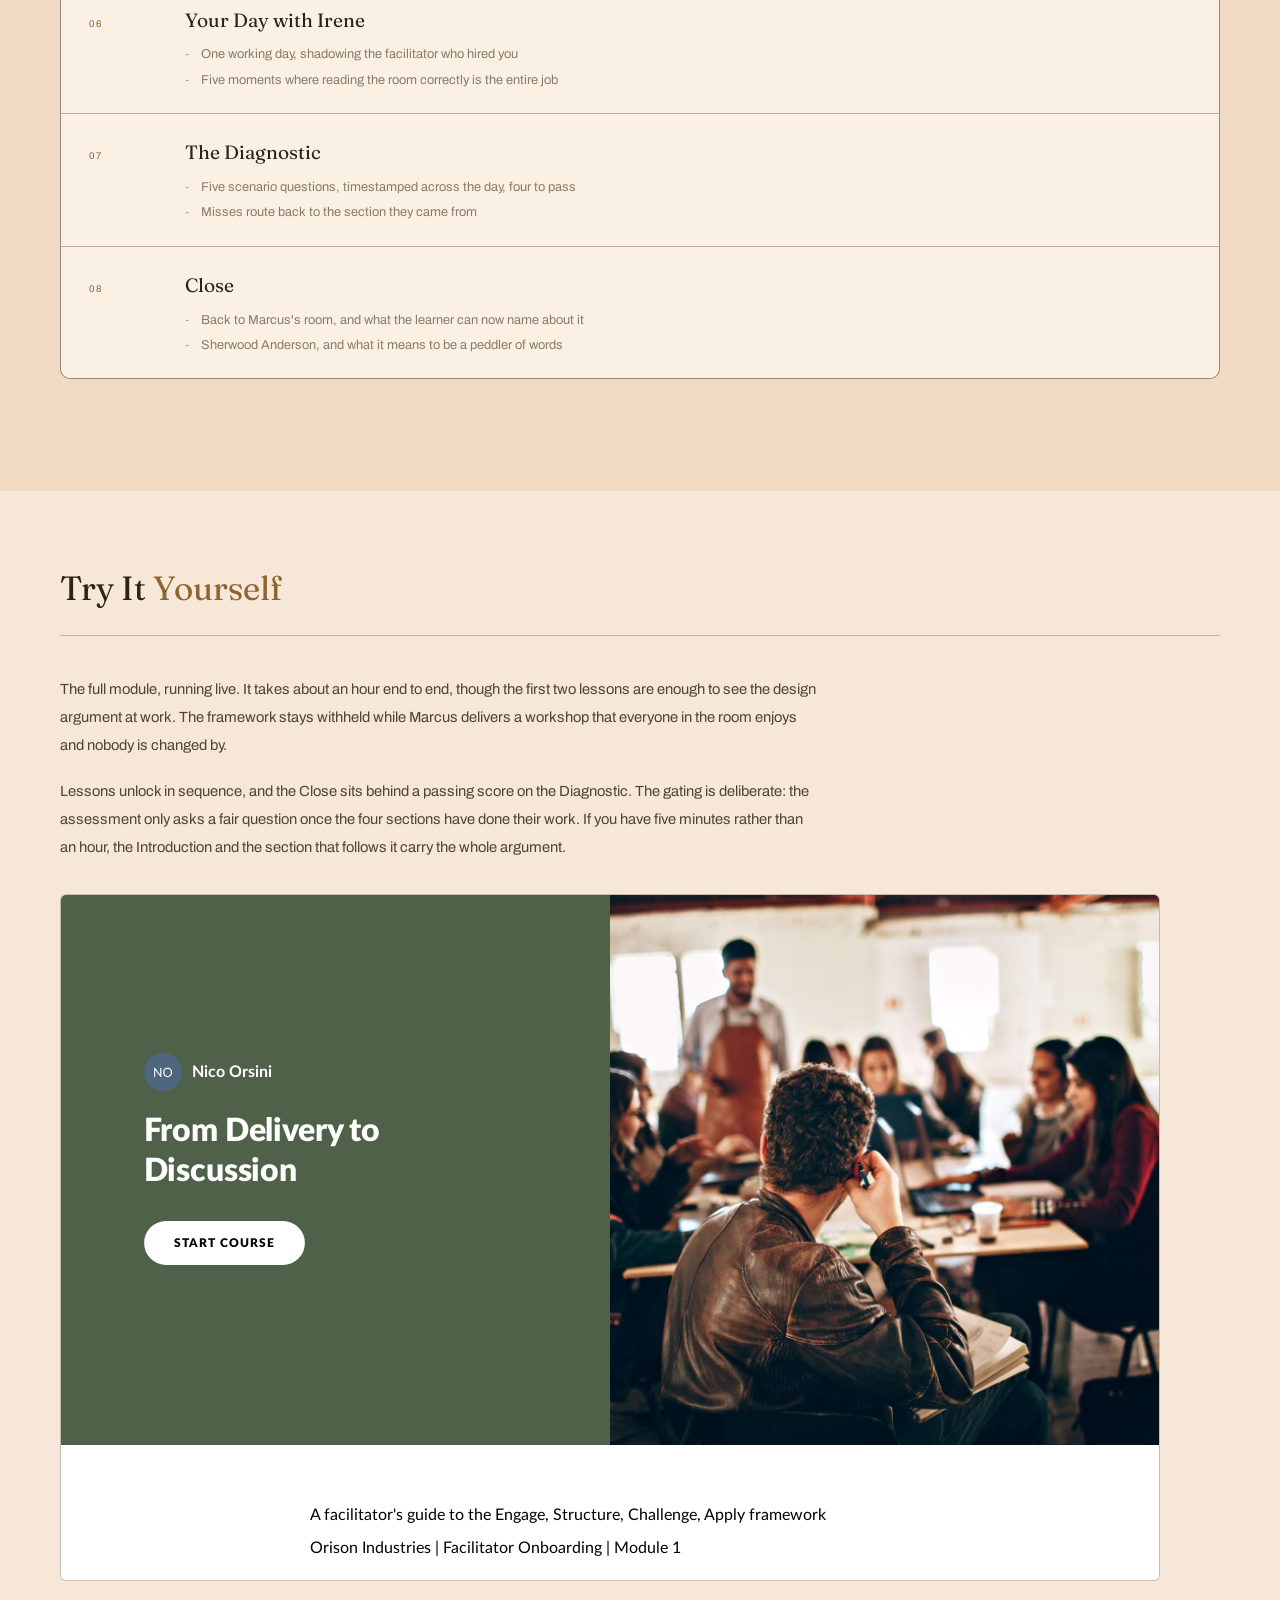
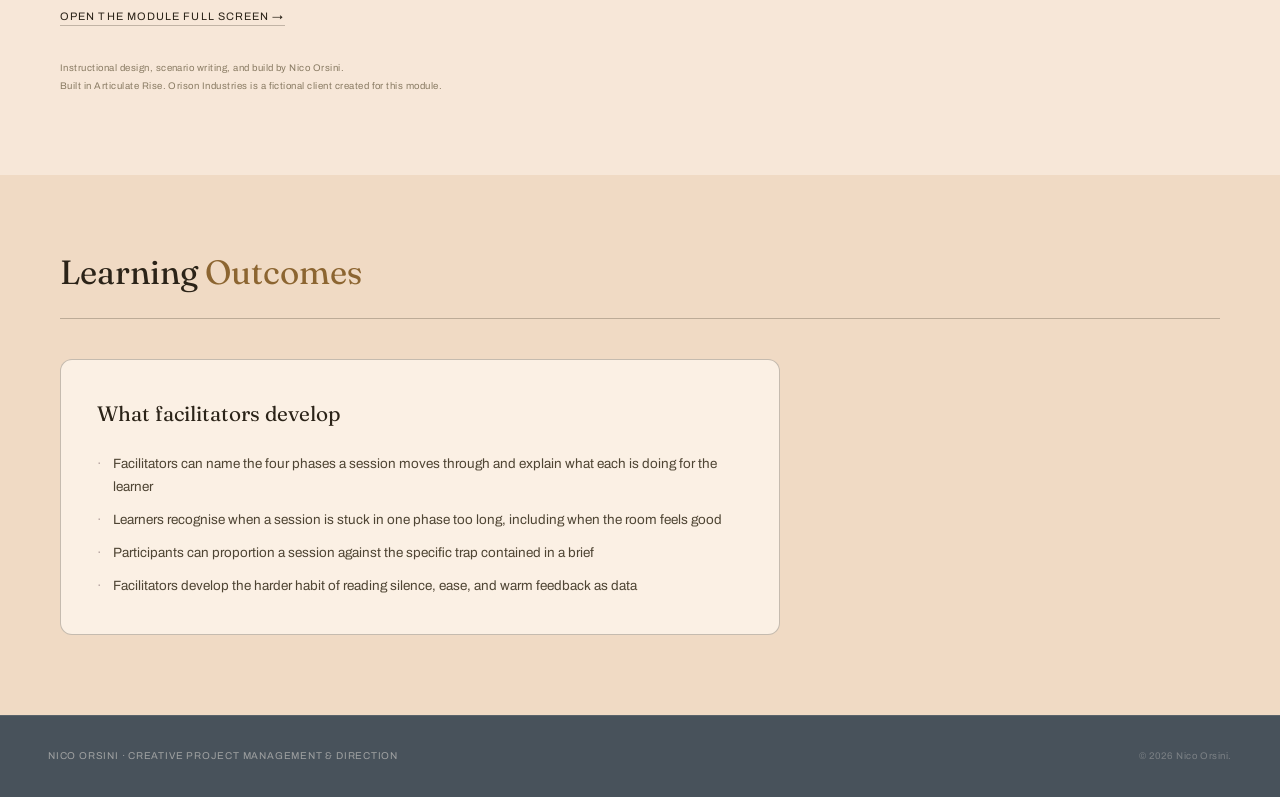
<file: rise.html>
<!DOCTYPE html>
<html lang="en">
<head>
<meta charset="UTF-8">
<meta name="viewport" content="width=device-width, initial-scale=1.0">
<title>From Delivery to Discussion · Nico Orsini</title>
<meta name="description" content="From Delivery to Discussion: a scenario-based facilitator onboarding module built in Articulate Rise by Nico Orsini.">
<link rel="icon" type="image/png" sizes="32x32" href="favicon-32.png">
<link rel="icon" type="image/png" sizes="16x16" href="favicon-16.png">
<link rel="apple-touch-icon" sizes="180x180" href="apple-touch-icon.png">
<link rel="icon" href="favicon.ico">
<link rel="preconnect" href="https://fonts.googleapis.com">
<link rel="preconnect" href="https://fonts.gstatic.com" crossorigin>
<link href="https://fonts.googleapis.com/css2?family=Fraunces:ital,opsz,wght@0,9..144,300;0,9..144,400;0,9..144,500;0,9..144,600;1,9..144,300;1,9..144,400;1,9..144,500&family=Archivo:wght@400;500;600;700&display=swap" rel="stylesheet">
<link rel="stylesheet" href="styles.css?v=51">
    <!-- Social preview (Open Graph / Twitter) -->
    <meta property="og:type" content="website">
    <meta property="og:site_name" content="Nico Orsini">
    <meta property="og:url" content="https://nicoorsini.com/rise">
    <meta property="og:title" content="From Delivery to Discussion &middot; Nico Orsini">
    <meta property="og:description" content="A scenario-based facilitator onboarding module built in Articulate Rise.">
    <meta property="og:image" content="https://nicoorsini.com/Images/Site/Rise%20Mockup.jpg">
    <meta property="og:image:alt" content="From Delivery to Discussion module mockup">
    <meta name="twitter:card" content="summary_large_image">
    <meta name="twitter:title" content="From Delivery to Discussion &middot; Nico Orsini">
    <meta name="twitter:description" content="A scenario-based facilitator onboarding module built in Articulate Rise.">
    <meta name="twitter:image" content="https://nicoorsini.com/Images/Site/Rise%20Mockup.jpg">
</head>
<body>

<nav id="siteNav">
  <a href="index.html#top" class="nav-name">Nico Orsini</a>
  <ul class="nav-links">
    <li><a href="index.html#top">Who I Am</a></li>
    <li><a href="index.html#work">Work</a></li>
    <li><a href="index.html#contact">Contact</a></li>
  </ul>
</nav>

<!-- HERO -->
<div class="subpage-hero photo-hero" id="rise-hero">
  <div class="hero-photo-layer" id="riseHeroPhoto"></div>
  <div class="subpage-hero-inner shimmer-hero">
    <div class="subpage-breadcrumb"><a href="index.html#work">Selected Work</a></div>
    <div class="subpage-eyebrow">Scenario-Based eLearning</div>
    <h1 class="subpage-title">From Delivery to <em>Discussion</em></h1>
    <div class="subpage-meta-row">
      <div class="subpage-meta-item">
        <span class="subpage-meta-label">Role</span>
        <span class="subpage-meta-value">Instructional Designer / eLearning Developer</span>
      </div>
      <div class="subpage-meta-item">
        <span class="subpage-meta-label">Format</span>
        <span class="subpage-meta-value">Articulate Rise &middot; 8 lessons &middot; ~60 min</span>
      </div>
      <div class="subpage-meta-item">
        <span class="subpage-meta-label">Audience</span>
        <span class="subpage-meta-value">New facilitators, first six months</span>
      </div>
    </div>
  </div>
</div>

<!-- 01 Overview -->
<div class="subpage-section">
  <div class="subpage-section-inner">
    <div class="subpage-section-head">
      <h2 class="subpage-section-title">Overview</h2>
    </div>
    <div class="subpage-body">
      <p><em>From Delivery to Discussion</em> is a scenario-based onboarding module for new workshop facilitators. It teaches a four-phase framework: Engage, Structure, Challenge, Apply. Facilitators learn to recognise which phase a live session has entered, and what each phase costs when it gets skipped.</p>
      <p>The module follows three facilitators. Marcus is warm, experienced, and well-liked, and his workshops change nothing. Marjane does the work Marcus skips. Irene has fifteen years of experience and repeats Marcus's mistake beneath a layer of competence. Learners meet all three in sequence, and the diagnosis grows harder each time. Marcus takes five minutes to read. Irene takes the whole module.</p>
      <p>The module closes with <em>Your Day with Irene</em>, a five-part scenario set across one working day. Learners shadow a senior facilitator through a pre-session walkthrough, a mid-session judgement call, a planning brief, a debrief, and one last question in a hallway. Four correct out of five to pass. No one fails it. Some people just get to learn it twice.</p>
    </div>
  </div>
</div>

<!-- 02 Instructional Challenge -->
<div class="subpage-section tint">
  <div class="subpage-section-inner">
    <div class="subpage-section-head">
      <h2 class="subpage-section-title">Instructional <em>Challenge</em></h2>
    </div>
    <div class="subpage-body">
      <p>Facilitator training typically teaches a model, confirms the model has been understood, and returns people to rooms where they work exactly as they did before. Learners can name the framework and still cannot use it. Recognising which phase a live session has entered is a different skill from understanding the sequence on paper, and only one of them transfers to the job.</p>
      <p>The failure this module addresses is also invisible from inside. A facilitator who over-delivers receives warm feedback, engaged rooms, and strong evaluation forms. Nothing in the environment signals a problem. Marcus is competent, which is precisely what makes him difficult to learn from, and framing his failure as a skills gap would teach the wrong lesson entirely.</p>
      <p>This module was designed to withhold its own framework until learners have felt the problem it solves. It opens inside Marcus's workshop and asks learners to notice something is wrong before supplying the vocabulary to name it. The design mirrors the content. Learners arrive at the conclusion themselves, which is exactly what the module asks facilitators to let their own rooms do.</p>
    </div>
  </div>
</div>

<!-- 03 Design Approach -->
<div class="subpage-section">
  <div class="subpage-section-inner">
    <div class="subpage-section-head">
      <h2 class="subpage-section-title">Design <em>Approach</em></h2>
    </div>
    <ul class="subpage-spec-list">
      <li>Narrative spine across three recurring facilitators, each embodying a distinct failure mode</li>
      <li>Framework withheld until the learner has felt the problem it solves</li>
      <li>Escalating diagnostic difficulty, from obvious failure to subtle failure to the same failure disguised as expertise</li>
      <li>Every distractor written to be plausible and instructive, with feedback on wrong answers that teaches</li>
      <li>Remediation routing that returns the learner to the specific section a miss came from</li>
      <li>Flashcards contrasting how each facilitator would handle the same moment</li>
      <li>A full worked session plan, annotated phase by phase, with the three ways new facilitators break it</li>
      <li>Self-review checklist and FAQ as post-session job aids, designed to survive outside the module</li>
    </ul>

    <div class="subpage-subhead">On the scenario</div>
    <p style="font-size:0.92rem; color:var(--ink-soft); line-height:1.9; max-width:660px; margin-bottom:1.5rem;">The assessment runs as a single working day, told in five timestamped moments. Learners read rooms they only shadowed and produce judgements they could defend to the person who hired them. The final question turns on a principal in a grey blazer who said nothing and left first, and on what that silence was evidence of.</p>

    <div class="subpage-subhead">One question, in full</div>
    <p style="font-size:0.92rem; color:var(--ink-soft); line-height:1.9; max-width:660px; margin-bottom:0.5rem;">The first of the five, reproduced exactly as a learner meets it. The module locks the Diagnostic behind the four sections that make it answerable, so it is reprinted here instead.</p>

    <div class="dx-card">
      <div class="dx-time">Question 01 of 05 &middot; maps to Section 1</div>

      <div class="dx-stem">
        <p><strong>8:47 AM. The pre-session walkthrough.</strong></p>
        <p>You're standing in the back of a room that's still being set up. Irene is at the front, talking through her plan for the morning session with two other facilitators. You're listening.</p>
        <p>The session is for nine middle school principals. Topic: handling difficult parent conversations. Irene has been asked to deliver this session four times this year. Today is the fifth.</p>
        <p>You hear her say to the other facilitators: <em>"I've got this one dialed in. The opening story works every time, the framework slides are clean, and the role-play at the end always lands. We should be done fifteen minutes early."</em></p>
        <p>The other facilitators nod. One says, <em>"Glad it's you and not me."</em></p>
        <p>She hasn't mentioned who's in the room today.</p>
      </div>

      <div class="dx-ask">What is the most important thing you've just observed?</div>

      <ul class="dx-options">
        <li class="dx-option"><span class="dx-option-key">A</span><span>Irene is well-prepared and confident. This is a sign of an experienced facilitator running a session she's mastered.</span></li>
        <li class="dx-option is-correct"><span class="dx-option-key">B</span><span>Irene is describing a session she has stopped designing and started performing. The phrase "works every time" and the assumption of finishing early both signal she's on autopilot, which is the same pattern as Marcus, just dressed in fifteen years of competence instead of nine.</span></li>
        <li class="dx-option"><span class="dx-option-key">C</span><span>Irene is being efficient. Topics that get repeated should run faster as the facilitator improves; that's not a problem, it's expertise.</span></li>
        <li class="dx-option"><span class="dx-option-key">D</span><span>The other facilitators' reactions suggest the session topic is genuinely difficult, which means Irene's confidence is reassuring and appropriate.</span></li>
      </ul>

      <div class="dx-fb is-correct">
        <div class="dx-fb-label">Feedback if they choose B</div>
        <p>Right. And notice how hard this one is to see, because Irene is not Marcus. She's not warm and quotable; she's senior and competent and running a session she's run four times. But the pattern underneath is identical. <em>"Works every time"</em> is a sentence about delivery, not about learners. The assumption of finishing early means the session has been pre-engineered to a known outcome, which leaves no room for what these specific nine principals actually bring into the room. Irene might still run a fine session today. But the warning signs are the same ones you learned to spot in the first section of this module, just quieter.</p>
      </div>

      <div class="dx-fb">
        <div class="dx-fb-label">Feedback if they choose A</div>
        <p>Confidence and preparation are good. <em>"Works every time"</em> is the tell that this isn't preparation; it's repetition. A facilitator who's still designing the session asks who's in the room today. A facilitator on autopilot assumes the room is the same as the last four. The first kind learns. The second kind plateaus.</p>
      </div>

      <div class="dx-route">A miss here routes the learner back to Section 1, Why the Framework Exists, not to the start of the module. Each of the five questions maps to the section that answers it. Four correct out of five to pass, unlimited retries, and the Close stays locked until the learner gets there.</div>
    </div>
  </div>
</div>

<!-- 04 Module Structure -->
<div class="subpage-section tint">
  <div class="subpage-section-inner">
    <div class="subpage-section-head">
      <h2 class="subpage-section-title">Module <em>Structure</em></h2>
    </div>
    <p style="font-size:0.92rem; color:var(--ink-soft); line-height:1.9; max-width:660px; margin-bottom:2rem;">Eight lessons. The first half is observation, watching other people's rooms. The second half shifts the work onto the learner, who plans a session, self-assesses, and finally reads a day they only shadowed.</p>

    <div class="subpage-list">
      <div class="subpage-list-item">
        <div class="subpage-list-header">
          <span class="subpage-list-num">01</span>
          <span class="subpage-list-name">Introduction</span>
        </div>
        <div class="subpage-list-subs">
          <div class="subpage-list-sub">Marcus's workshop, watched from the back row, before any framework is introduced</div>
          <div class="subpage-list-sub">A hand going down; a whisper; something off the learner cannot yet name</div>
        </div>
      </div>
      <div class="subpage-list-item">
        <div class="subpage-list-header">
          <span class="subpage-list-num">02</span>
          <span class="subpage-list-name">Why the Framework Exists</span>
        </div>
        <div class="subpage-list-subs">
          <div class="subpage-list-sub">Delivery as the universal default when facilitators are tired, rushed, or unsure</div>
          <div class="subpage-list-sub">Lineage in Kolb's experiential cycle, inquiry-based instruction, and constructivist learning theory</div>
          <div class="subpage-list-sub">Diagnosing Marcus from the evidence in a first knowledge check</div>
        </div>
      </div>
      <div class="subpage-list-item">
        <div class="subpage-list-header">
          <span class="subpage-list-num">03</span>
          <span class="subpage-list-name">The Four Phases</span>
        </div>
        <div class="subpage-list-subs">
          <div class="subpage-list-sub">What each of the four phases is for, and what it costs to skip one</div>
          <div class="subpage-list-sub">Flashcards contrasting Marcus and Marjane at the same decision point</div>
          <div class="subpage-list-sub">Sequence over checklist, and what a session running only one phase actually produces</div>
        </div>
      </div>
      <div class="subpage-list-item">
        <div class="subpage-list-header">
          <span class="subpage-list-num">04</span>
          <span class="subpage-list-name">Planning a Session</span>
        </div>
        <div class="subpage-list-subs">
          <div class="subpage-list-sub">A real-shaped brief for sixty minutes with fifteen teachers who believe they already do this well</div>
          <div class="subpage-list-sub">A full annotated session plan with deliberate, unequal phase proportions</div>
          <div class="subpage-list-sub">The three ways new facilitators break a plan, from equal phases to padded Structure to optional Challenge</div>
        </div>
      </div>
      <div class="subpage-list-item">
        <div class="subpage-list-header">
          <span class="subpage-list-num">05</span>
          <span class="subpage-list-name">Applying It Independently</span>
        </div>
        <div class="subpage-list-subs">
          <div class="subpage-list-sub">A post-session self-review checklist, one honest question per phase</div>
          <div class="subpage-list-sub">The questions new facilitators actually ask, answered without reassurance</div>
        </div>
      </div>
      <div class="subpage-list-item">
        <div class="subpage-list-header">
          <span class="subpage-list-num">06</span>
          <span class="subpage-list-name">Your Day with Irene</span>
        </div>
        <div class="subpage-list-subs">
          <div class="subpage-list-sub">One working day, shadowing the facilitator who hired you</div>
          <div class="subpage-list-sub">Five moments where reading the room correctly is the entire job</div>
        </div>
      </div>
      <div class="subpage-list-item">
        <div class="subpage-list-header">
          <span class="subpage-list-num">07</span>
          <span class="subpage-list-name">The Diagnostic</span>
        </div>
        <div class="subpage-list-subs">
          <div class="subpage-list-sub">Five scenario questions, timestamped across the day, four to pass</div>
          <div class="subpage-list-sub">Misses route back to the section they came from</div>
        </div>
      </div>
      <div class="subpage-list-item">
        <div class="subpage-list-header">
          <span class="subpage-list-num">08</span>
          <span class="subpage-list-name">Close</span>
        </div>
        <div class="subpage-list-subs">
          <div class="subpage-list-sub">Back to Marcus's room, and what the learner can now name about it</div>
          <div class="subpage-list-sub">Sherwood Anderson, and what it means to be a peddler of words</div>
        </div>
      </div>
    </div>
  </div>
</div>

<!-- 05 Try It Yourself -->
<div class="subpage-section">
  <div class="subpage-section-inner">
    <div class="subpage-section-head">
      <h2 class="subpage-section-title">Try It <em>Yourself</em></h2>
    </div>
    <div class="subpage-body">
      <p>The full module, running live. It takes about an hour end to end, though the first two lessons are enough to see the design argument at work. The framework stays withheld while Marcus delivers a workshop that everyone in the room enjoys and nobody is changed by.</p>
      <p>Lessons unlock in sequence, and the Close sits behind a passing score on the Diagnostic. The gating is deliberate: the assessment only asks a fair question once the four sections have done their work. If you have five minutes rather than an hour, the Introduction and the section that follows it carry the whole argument.</p>
    </div>
    <div class="subpage-embed">
      <iframe src="rise-module/index.html" title="From Delivery to Discussion, Articulate Rise module" loading="lazy" allowfullscreen></iframe>
    </div>
    <div class="poet-blackout-actions">
      <a href="rise-module/index.html" target="_blank" rel="noopener" class="link-arrow">Open the module full screen &rarr;</a>
    </div>
    <p class="subpage-attribution">Instructional design, scenario writing, and build by Nico Orsini.<br>Built in Articulate Rise. Orison Industries is a fictional client created for this module.</p>
  </div>
</div>

<!-- 06 Learning Outcomes -->
<div class="subpage-section tint">
  <div class="subpage-section-inner">
    <div class="subpage-section-head">
      <h2 class="subpage-section-title">Learning <em>Outcomes</em></h2>
    </div>
    <div class="subpage-outcome-card">
      <div class="subpage-outcome-title">What facilitators develop</div>
      <ul class="subpage-outcome-list">
        <li>Facilitators can name the four phases a session moves through and explain what each is doing for the learner</li>
        <li>Learners recognise when a session is stuck in one phase too long, including when the room feels good</li>
        <li>Participants can proportion a session against the specific trap contained in a brief</li>
        <li>Facilitators develop the harder habit of reading silence, ease, and warm feedback as data</li>
      </ul>
    </div>
  </div>
</div>

<footer>
  <span class="footer-name">Nico Orsini &middot; Creative Project Management &amp; Direction</span>
  <span class="footer-copy">&copy; 2026 Nico Orsini.</span>
</footer>

<script>
  const nav = document.getElementById('siteNav');
  const updateNav = () => nav.classList.toggle('scrolled', window.scrollY > 60);
  window.addEventListener('scroll', updateNav, { passive: true });
  updateNav();
</script>

<script>
  var HERO_PHOTOS = [
    "Images/Photography%20Images/Lucky%20Day.jpg",
    "Images/Photography%20Images/Dark%20Buddha.jpg",
    "Images/Photography%20Images/City%20Tops.jpg",
    "Images/Photography%20Images/Red%20Wood%20Wall.jpg",
    "Images/Photography%20Images/Alley%20Temple.jpg",
    "Images/Photography%20Images/Smal%20Rail%20Car.jpg",
    "Images/Photography%20Images/Greenery.jpg",
    "Images/Photography%20Images/Pink%20Flowers.jpg",
    "Images/Photography%20Images/Statue.jpg",
    "Images/Photography%20Images/City%20Bridge.jpg",
    "Images/Photography%20Images/Golden%20Temple.jpg",
    "Images/Photography%20Images/Lighthouse.jpg",
    "Images/Photography%20Images/Temple%20Reflection.jog.jpg",
    "Images/Photography%20Images/Temple%20Tops.jpg",
    "Images/Photography%20Images/Coffee%20Shop%20Ceiling.jpg",
    "Images/Photography%20Images/Red%20Wall%20Demon.jpg",
    "Images/Photography%20Images/Cat.jpg",
    "Images/Photography%20Images/Japanese%20Cards.jpg",
    "Images/Photography%20Images/Horse%20Sign.jpg",
    "Images/Photography%20Images/Car%20Trailer.jpg"
  ];
  var heroPhotoEl = document.getElementById('riseHeroPhoto');
  if (heroPhotoEl) {
    var heroPick = HERO_PHOTOS[Math.floor(Math.random() * HERO_PHOTOS.length)];
    heroPhotoEl.style.backgroundImage = "url('" + heroPick + "')";
  }
</script>

</body>
</html>
</file>
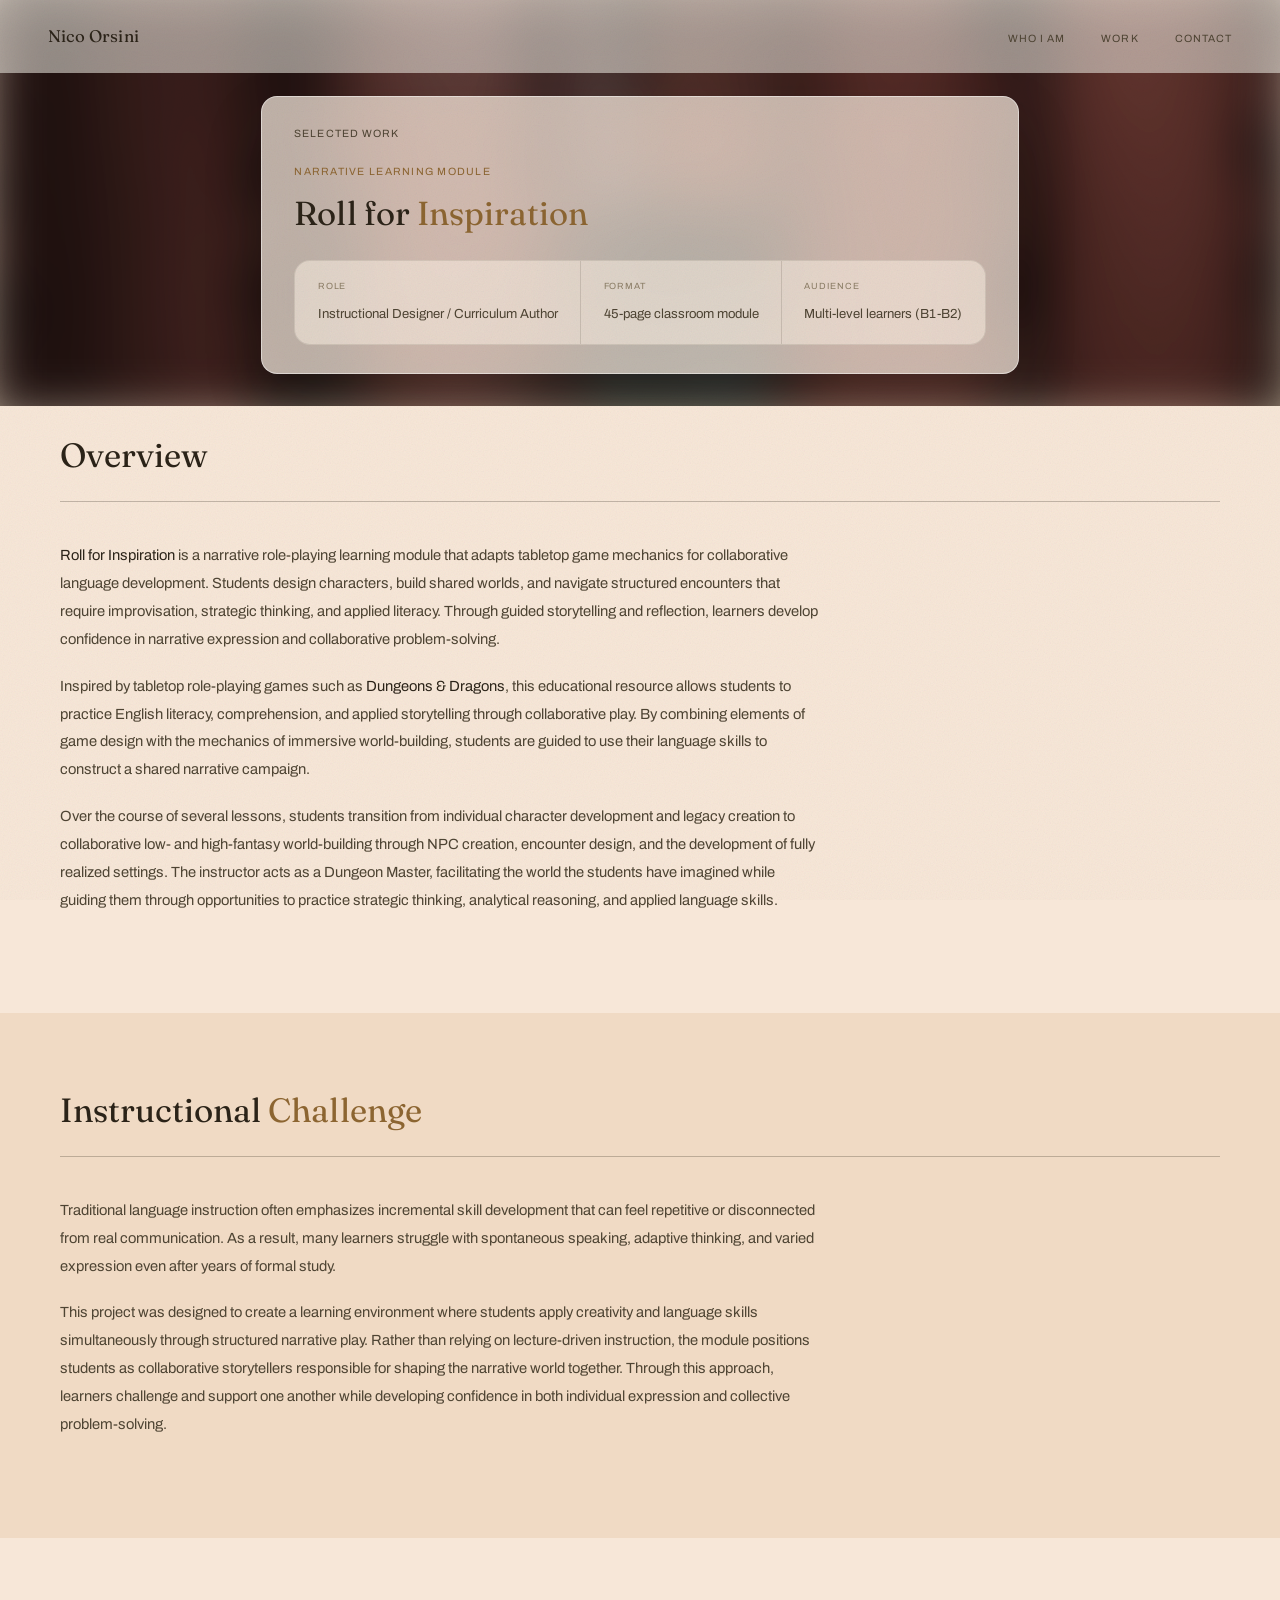
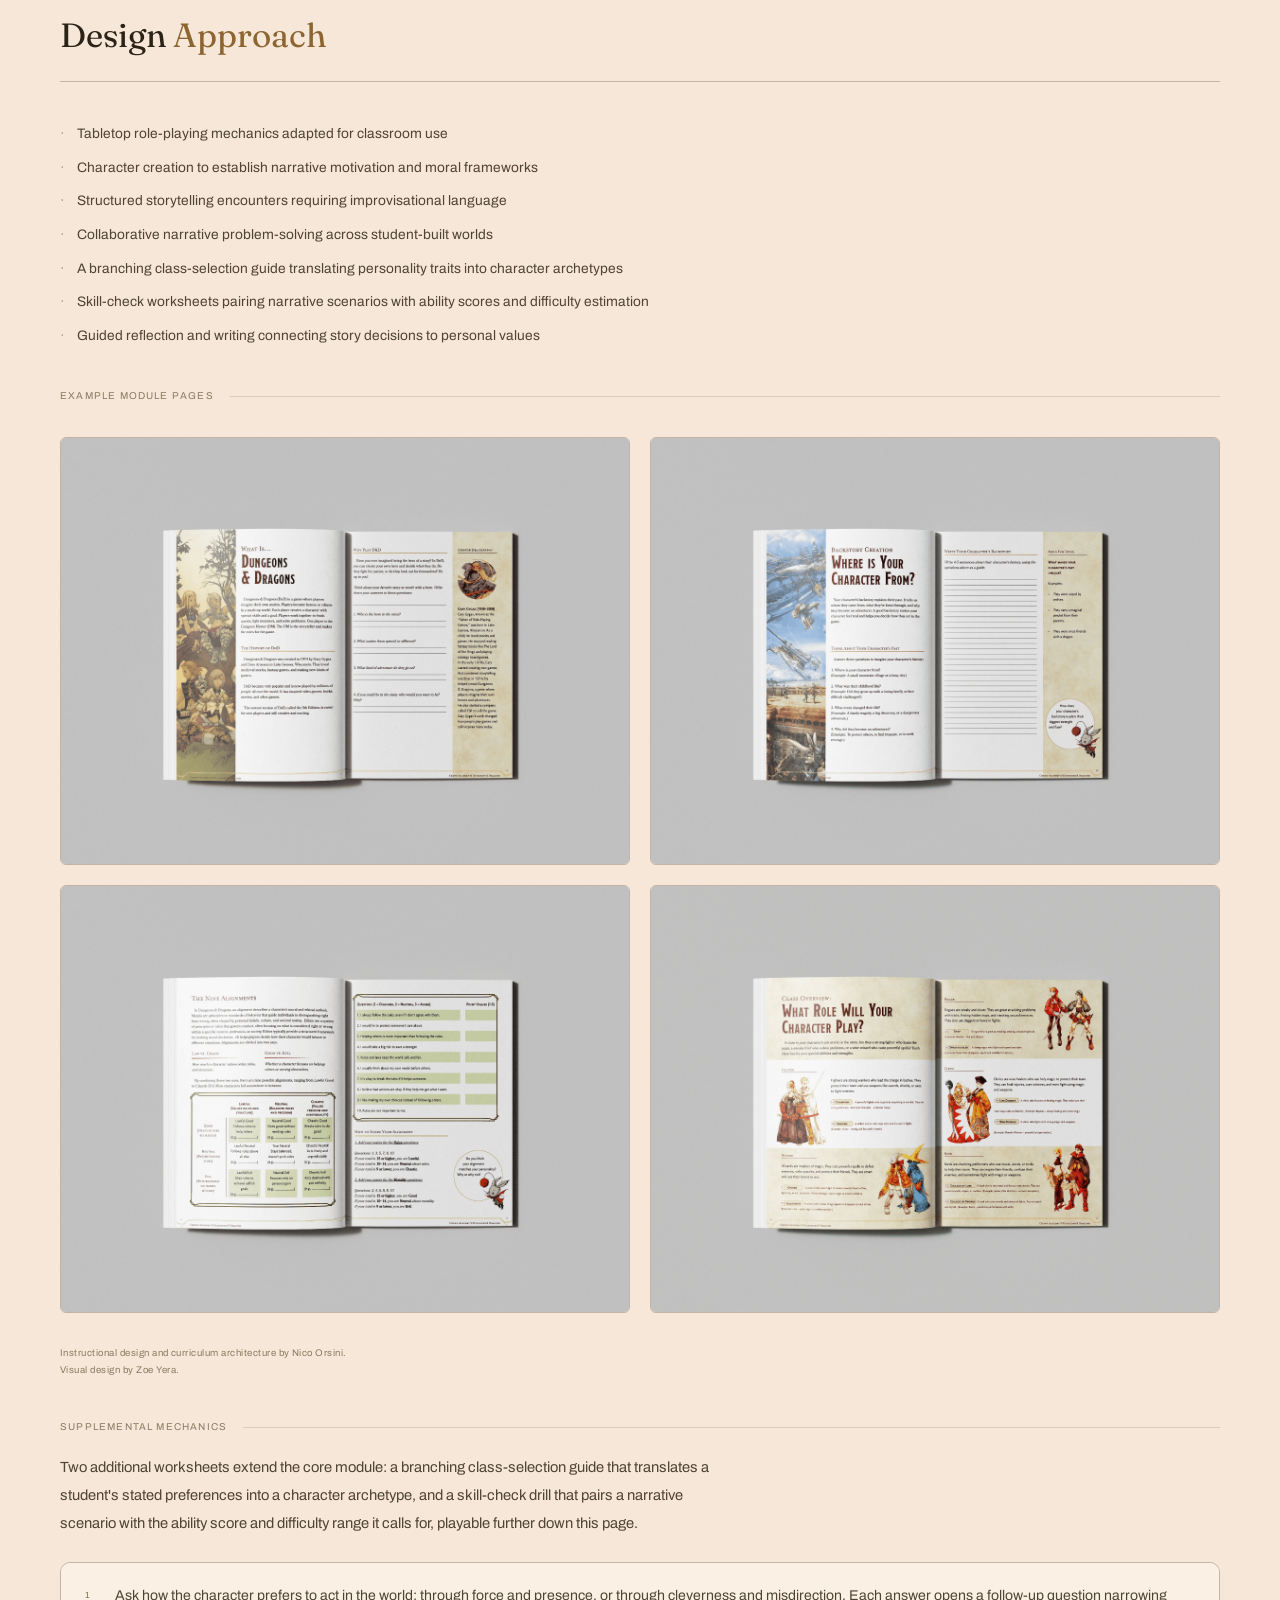
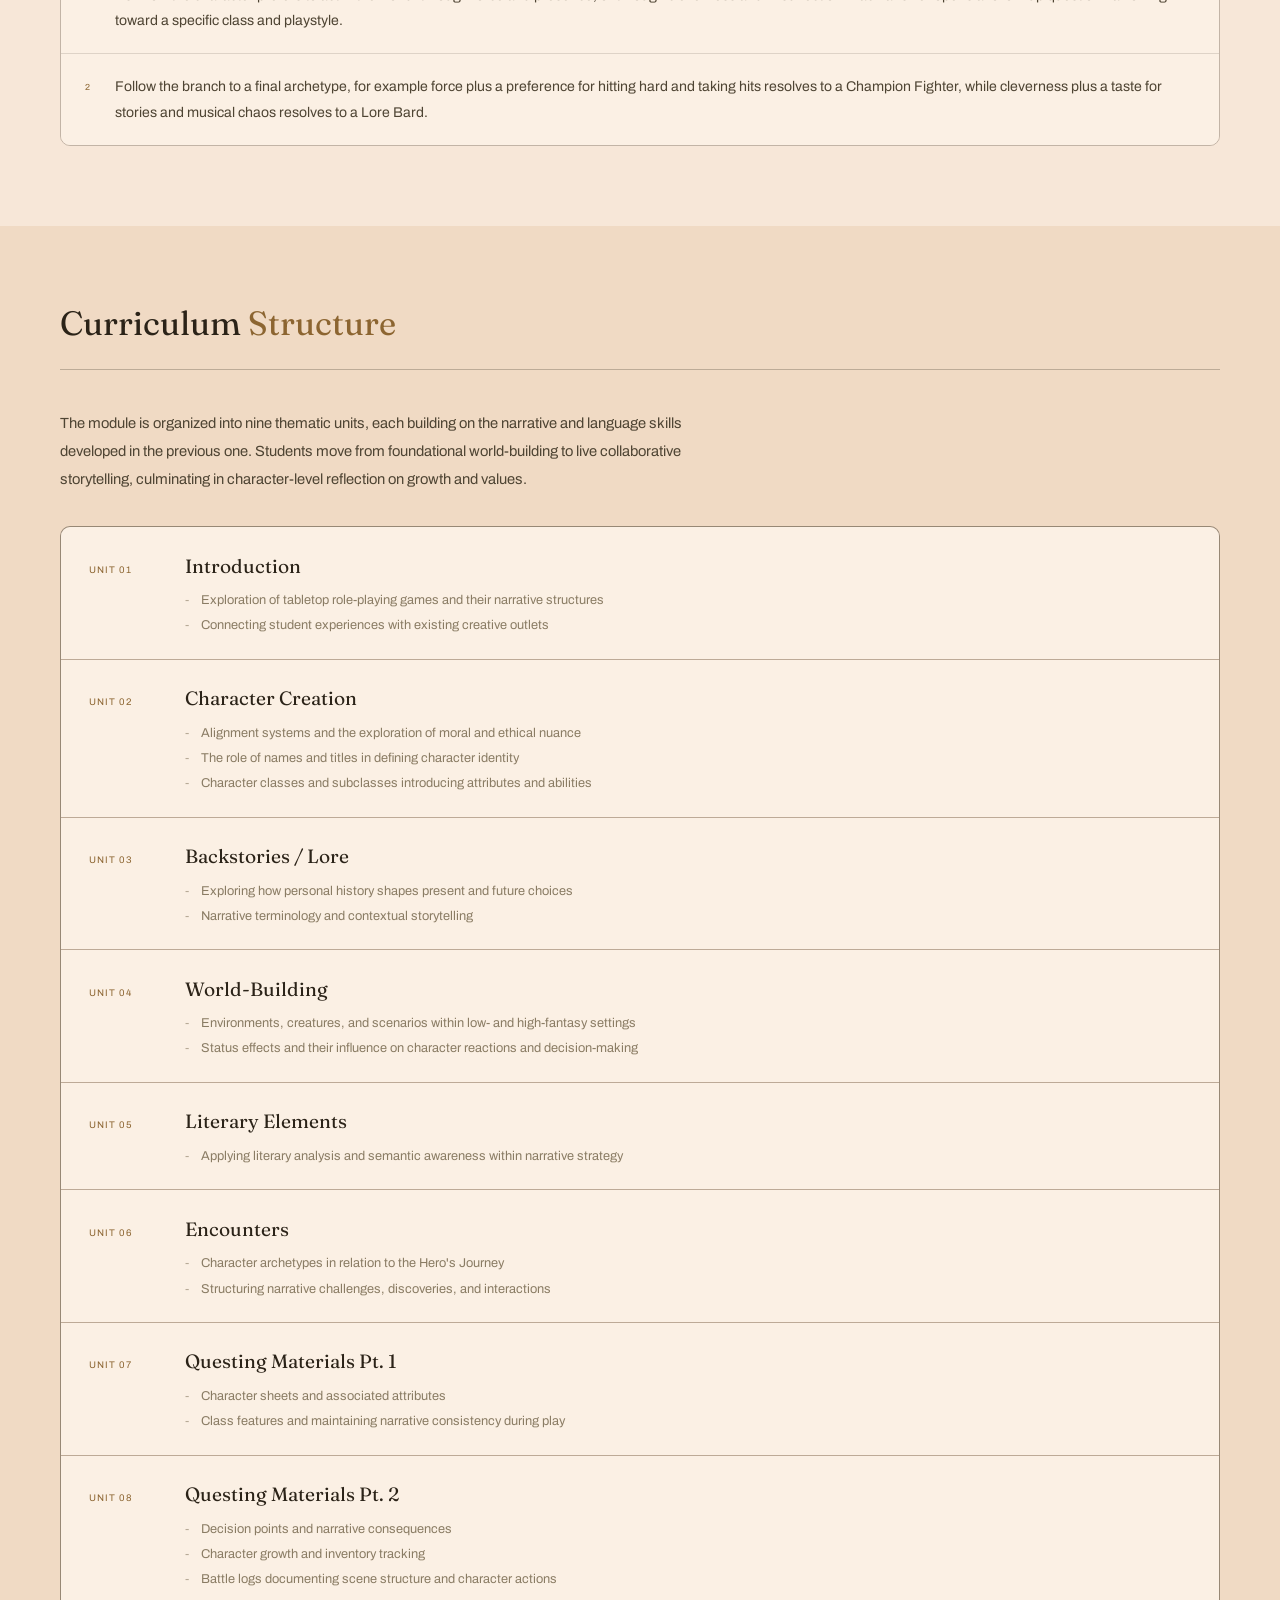
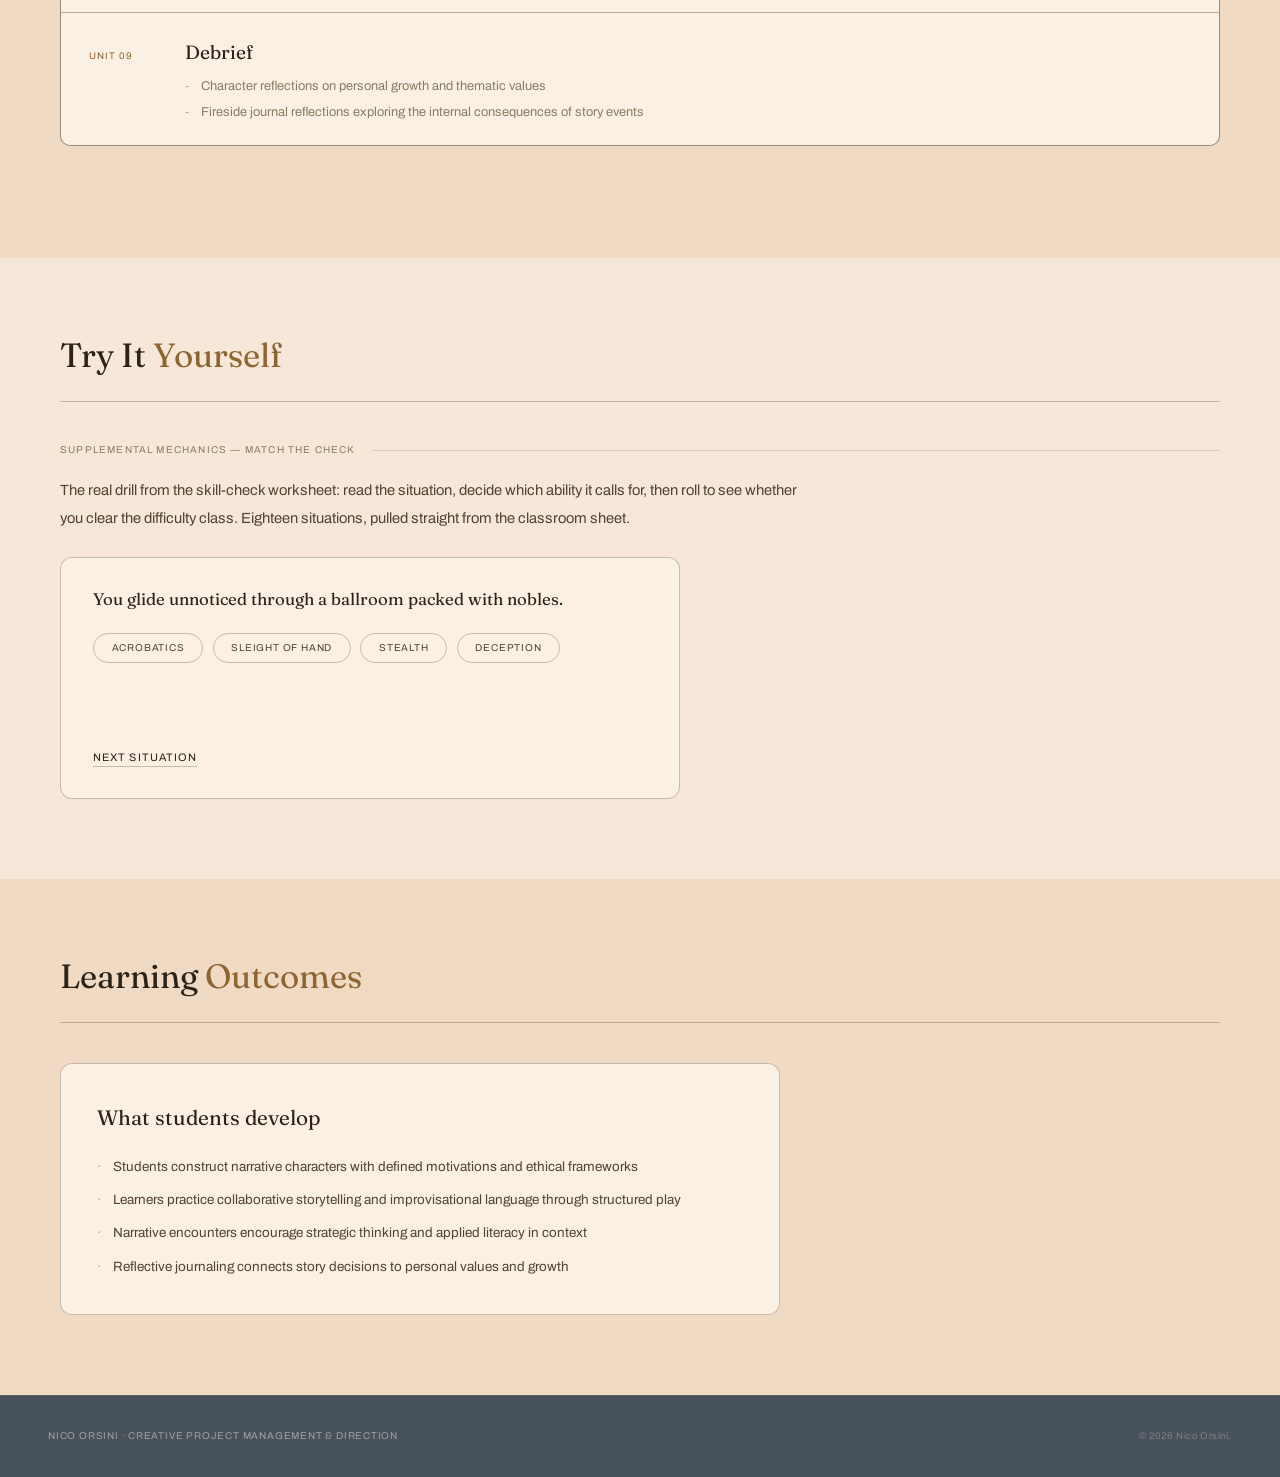
<file: roll.html>
<!DOCTYPE html>
<html lang="en">
<head>
<meta charset="UTF-8">
<meta name="viewport" content="width=device-width, initial-scale=1.0">
<title>Roll for Inspiration · Nico Orsini</title>
<meta name="description" content="Roll for Inspiration: a tabletop-RPG based creative writing module designed by Nico Orsini.">
<link rel="icon" type="image/png" sizes="32x32" href="favicon-32.png">
<link rel="icon" type="image/png" sizes="16x16" href="favicon-16.png">
<link rel="apple-touch-icon" sizes="180x180" href="apple-touch-icon.png">
<link rel="icon" href="favicon.ico">
<link rel="preconnect" href="https://fonts.googleapis.com">
<link rel="preconnect" href="https://fonts.gstatic.com" crossorigin>
<link href="https://fonts.googleapis.com/css2?family=Fraunces:ital,opsz,wght@0,9..144,300;0,9..144,400;0,9..144,500;0,9..144,600;1,9..144,300;1,9..144,400;1,9..144,500&family=Archivo:wght@400;500;600;700&display=swap" rel="stylesheet">
<link rel="stylesheet" href="styles.css?v=51">
    <!-- Social preview (Open Graph / Twitter) -->
    <meta property="og:type" content="website">
    <meta property="og:site_name" content="Nico Orsini">
    <meta property="og:url" content="https://nicoorsini.com/roll">
    <meta property="og:title" content="Roll for Inspiration &middot; Nico Orsini">
    <meta property="og:description" content="A tabletop-RPG based creative writing module.">
    <meta property="og:image" content="https://nicoorsini.com/Images/Roll%20Images/DnD%20Mockup%20Open%201.jpg">
    <meta property="og:image:alt" content="Roll for Inspiration curriculum mockup">
    <meta name="twitter:card" content="summary_large_image">
    <meta name="twitter:title" content="Roll for Inspiration &middot; Nico Orsini">
    <meta name="twitter:description" content="A tabletop-RPG based creative writing module.">
    <meta name="twitter:image" content="https://nicoorsini.com/Images/Roll%20Images/DnD%20Mockup%20Open%201.jpg">
</head>
<body>

<nav id="siteNav">
  <a href="index.html#top" class="nav-name">Nico Orsini</a>
  <ul class="nav-links">
    <li><a href="index.html#top">Who I Am</a></li>
    <li><a href="index.html#work">Work</a></li>
    <li><a href="index.html#contact">Contact</a></li>
  </ul>
</nav>

<!-- HERO -->
<div class="subpage-hero photo-hero" id="roll-hero">
  <div class="hero-photo-layer" id="rollHeroPhoto"></div>
  <div class="subpage-hero-inner shimmer-hero">
    <div class="subpage-breadcrumb"><a href="index.html#work">Selected Work</a></div>
    <div class="subpage-eyebrow">Narrative Learning Module</div>
    <h1 class="subpage-title">Roll for <em>Inspiration</em></h1>
    <div class="subpage-meta-row">
      <div class="subpage-meta-item">
        <span class="subpage-meta-label">Role</span>
        <span class="subpage-meta-value">Instructional Designer / Curriculum Author</span>
      </div>
      <div class="subpage-meta-item">
        <span class="subpage-meta-label">Format</span>
        <span class="subpage-meta-value">45-page classroom module</span>
      </div>
      <div class="subpage-meta-item">
        <span class="subpage-meta-label">Audience</span>
        <span class="subpage-meta-value">Multi-level learners (B1-B2)</span>
      </div>
    </div>
  </div>
</div>

<!-- 01 Overview -->
<div class="subpage-section">
  <div class="subpage-section-inner">
    <div class="subpage-section-head">
      <h2 class="subpage-section-title">Overview</h2>
    </div>
    <div class="subpage-body">
      <p><em>Roll for Inspiration</em> is a narrative role-playing learning module that adapts tabletop game mechanics for collaborative language development. Students design characters, build shared worlds, and navigate structured encounters that require improvisation, strategic thinking, and applied literacy. Through guided storytelling and reflection, learners develop confidence in narrative expression and collaborative problem-solving.</p>
      <p>Inspired by tabletop role-playing games such as <em>Dungeons &amp; Dragons</em>, this educational resource allows students to practice English literacy, comprehension, and applied storytelling through collaborative play. By combining elements of game design with the mechanics of immersive world-building, students are guided to use their language skills to construct a shared narrative campaign.</p>
      <p>Over the course of several lessons, students transition from individual character development and legacy creation to collaborative low- and high-fantasy world-building through NPC creation, encounter design, and the development of fully realized settings. The instructor acts as a Dungeon Master, facilitating the world the students have imagined while guiding them through opportunities to practice strategic thinking, analytical reasoning, and applied language skills.</p>
    </div>
  </div>
</div>

<!-- 02 Instructional Challenge -->
<div class="subpage-section tint">
  <div class="subpage-section-inner">
    <div class="subpage-section-head">
      <h2 class="subpage-section-title">Instructional <em>Challenge</em></h2>
    </div>
    <div class="subpage-body">
      <p>Traditional language instruction often emphasizes incremental skill development that can feel repetitive or disconnected from real communication. As a result, many learners struggle with spontaneous speaking, adaptive thinking, and varied expression even after years of formal study.</p>
      <p>This project was designed to create a learning environment where students apply creativity and language skills simultaneously through structured narrative play. Rather than relying on lecture-driven instruction, the module positions students as collaborative storytellers responsible for shaping the narrative world together. Through this approach, learners challenge and support one another while developing confidence in both individual expression and collective problem-solving.</p>
    </div>
  </div>
</div>

<!-- 03 Design Approach -->
<div class="subpage-section">
  <div class="subpage-section-inner">
    <div class="subpage-section-head">
      <h2 class="subpage-section-title">Design <em>Approach</em></h2>
    </div>
    <ul class="subpage-spec-list">
      <li>Tabletop role-playing mechanics adapted for classroom use</li>
      <li>Character creation to establish narrative motivation and moral frameworks</li>
      <li>Structured storytelling encounters requiring improvisational language</li>
      <li>Collaborative narrative problem-solving across student-built worlds</li>
      <li>A branching class-selection guide translating personality traits into character archetypes</li>
      <li>Skill-check worksheets pairing narrative scenarios with ability scores and difficulty estimation</li>
      <li>Guided reflection and writing connecting story decisions to personal values</li>
    </ul>

    <div class="subpage-subhead">Example Module Pages</div>
    <div class="subpage-gallery">
      <img src="Images/Roll%20Images/DnD%20Mockup%20Open%201.jpg" alt="What is Dungeons and Dragons, module introduction page">
      <img src="Images/Roll%20Images/DnD%20Mockup%20Open%202.jpg" alt="Moral Frameworks and Decision Systems, character alignment page">
      <img src="Images/Roll%20Images/DnD%20Mockup%20Open%203.jpg" alt="Role-Based Narrative Collaboration, encounter design page">
      <img src="Images/Roll%20Images/DnD%20Mockup%20Open%204.jpg" alt="Character Identity and Narrative Motivation, character sheet page">
    </div>
    <p class="subpage-attribution">Instructional design and curriculum architecture by Nico Orsini.<br>Visual design by Zoe Yera.</p>

    <div class="subpage-subhead">Supplemental Mechanics</div>
    <p style="font-size:0.92rem; color:var(--ink-soft); line-height:1.9; max-width:660px; margin-bottom:1.5rem;">Two additional worksheets extend the core module: a branching class-selection guide that translates a student's stated preferences into a character archetype, and a skill-check drill that pairs a narrative scenario with the ability score and difficulty range it calls for, playable further down this page.</p>

    <ol class="subpage-numbered-list">
      <li>Ask how the character prefers to act in the world: through force and presence, or through cleverness and misdirection. Each answer opens a follow-up question narrowing toward a specific class and playstyle.</li>
      <li>Follow the branch to a final archetype, for example force plus a preference for hitting hard and taking hits resolves to a Champion Fighter, while cleverness plus a taste for stories and musical chaos resolves to a Lore Bard.</li>
    </ol>
  </div>
</div>

<!-- 04 Curriculum Structure -->
<div class="subpage-section tint">
  <div class="subpage-section-inner">
    <div class="subpage-section-head">
      <h2 class="subpage-section-title">Curriculum <em>Structure</em></h2>
    </div>
    <p style="font-size:0.92rem; color:var(--ink-soft); line-height:1.9; max-width:660px; margin-bottom:2rem;">The module is organized into nine thematic units, each building on the narrative and language skills developed in the previous one. Students move from foundational world-building to live collaborative storytelling, culminating in character-level reflection on growth and values.</p>

    <div class="subpage-list">
      <div class="subpage-list-item">
        <div class="subpage-list-header">
          <span class="subpage-list-num">Unit 01</span>
          <span class="subpage-list-name">Introduction</span>
        </div>
        <div class="subpage-list-subs">
          <div class="subpage-list-sub">Exploration of tabletop role-playing games and their narrative structures</div>
          <div class="subpage-list-sub">Connecting student experiences with existing creative outlets</div>
        </div>
      </div>
      <div class="subpage-list-item">
        <div class="subpage-list-header">
          <span class="subpage-list-num">Unit 02</span>
          <span class="subpage-list-name">Character Creation</span>
        </div>
        <div class="subpage-list-subs">
          <div class="subpage-list-sub">Alignment systems and the exploration of moral and ethical nuance</div>
          <div class="subpage-list-sub">The role of names and titles in defining character identity</div>
          <div class="subpage-list-sub">Character classes and subclasses introducing attributes and abilities</div>
        </div>
      </div>
      <div class="subpage-list-item">
        <div class="subpage-list-header">
          <span class="subpage-list-num">Unit 03</span>
          <span class="subpage-list-name">Backstories / Lore</span>
        </div>
        <div class="subpage-list-subs">
          <div class="subpage-list-sub">Exploring how personal history shapes present and future choices</div>
          <div class="subpage-list-sub">Narrative terminology and contextual storytelling</div>
        </div>
      </div>
      <div class="subpage-list-item">
        <div class="subpage-list-header">
          <span class="subpage-list-num">Unit 04</span>
          <span class="subpage-list-name">World-Building</span>
        </div>
        <div class="subpage-list-subs">
          <div class="subpage-list-sub">Environments, creatures, and scenarios within low- and high-fantasy settings</div>
          <div class="subpage-list-sub">Status effects and their influence on character reactions and decision-making</div>
        </div>
      </div>
      <div class="subpage-list-item">
        <div class="subpage-list-header">
          <span class="subpage-list-num">Unit 05</span>
          <span class="subpage-list-name">Literary Elements</span>
        </div>
        <div class="subpage-list-subs">
          <div class="subpage-list-sub">Applying literary analysis and semantic awareness within narrative strategy</div>
        </div>
      </div>
      <div class="subpage-list-item">
        <div class="subpage-list-header">
          <span class="subpage-list-num">Unit 06</span>
          <span class="subpage-list-name">Encounters</span>
        </div>
        <div class="subpage-list-subs">
          <div class="subpage-list-sub">Character archetypes in relation to the Hero's Journey</div>
          <div class="subpage-list-sub">Structuring narrative challenges, discoveries, and interactions</div>
        </div>
      </div>
      <div class="subpage-list-item">
        <div class="subpage-list-header">
          <span class="subpage-list-num">Unit 07</span>
          <span class="subpage-list-name">Questing Materials Pt. 1</span>
        </div>
        <div class="subpage-list-subs">
          <div class="subpage-list-sub">Character sheets and associated attributes</div>
          <div class="subpage-list-sub">Class features and maintaining narrative consistency during play</div>
        </div>
      </div>
      <div class="subpage-list-item">
        <div class="subpage-list-header">
          <span class="subpage-list-num">Unit 08</span>
          <span class="subpage-list-name">Questing Materials Pt. 2</span>
        </div>
        <div class="subpage-list-subs">
          <div class="subpage-list-sub">Decision points and narrative consequences</div>
          <div class="subpage-list-sub">Character growth and inventory tracking</div>
          <div class="subpage-list-sub">Battle logs documenting scene structure and character actions</div>
        </div>
      </div>
      <div class="subpage-list-item">
        <div class="subpage-list-header">
          <span class="subpage-list-num">Unit 09</span>
          <span class="subpage-list-name">Debrief</span>
        </div>
        <div class="subpage-list-subs">
          <div class="subpage-list-sub">Character reflections on personal growth and thematic values</div>
          <div class="subpage-list-sub">Fireside journal reflections exploring the internal consequences of story events</div>
        </div>
      </div>
    </div>
  </div>
</div>

<!-- 04.5 Try It -->
<div class="subpage-section">
  <div class="subpage-section-inner">
    <div class="subpage-section-head">
      <h2 class="subpage-section-title">Try It <em>Yourself</em></h2>
    </div>

    <div class="subpage-subhead">Supplemental Mechanics &mdash; Match the Check</div>
    <div class="subpage-body">
      <p>The real drill from the skill-check worksheet: read the situation, decide which ability it calls for, then roll to see whether you clear the difficulty class. Eighteen situations, pulled straight from the classroom sheet.</p>
    </div>
    <div class="roll-check">
      <div class="roll-check-situation" id="rollSituation"></div>
      <div class="roll-check-choices" id="rollChoices"></div>
      <div class="roll-check-reveal" id="rollReveal" hidden></div>
      <div class="roll-check-stage" id="rollStage" hidden>
        <div class="roll-check-die" id="rollDie">20</div>
        <div class="roll-check-controls">
          <div class="roll-check-dc" id="rollDc"></div>
          <button type="button" class="btn-pill" id="rollButton">Roll d20</button>
        </div>
      </div>
      <div class="roll-check-outcome" id="rollOutcome"></div>
      <button type="button" class="link-arrow roll-check-next" id="rollNext">Next situation</button>
    </div>
  </div>
</div>

<!-- 05 Learning Outcomes -->
<div class="subpage-section tint">
  <div class="subpage-section-inner">
    <div class="subpage-section-head">
      <h2 class="subpage-section-title">Learning <em>Outcomes</em></h2>
    </div>
    <div class="subpage-outcome-card">
      <div class="subpage-outcome-title">What students develop</div>
      <ul class="subpage-outcome-list">
        <li>Students construct narrative characters with defined motivations and ethical frameworks</li>
        <li>Learners practice collaborative storytelling and improvisational language through structured play</li>
        <li>Narrative encounters encourage strategic thinking and applied literacy in context</li>
        <li>Reflective journaling connects story decisions to personal values and growth</li>
      </ul>
    </div>
  </div>
</div>

<footer>
  <span class="footer-name">Nico Orsini &middot; Creative Project Management &amp; Direction</span>
  <span class="footer-copy">&copy; 2026 Nico Orsini.</span>
</footer>

<script>
  const nav = document.getElementById('siteNav');
  const updateNav = () => nav.classList.toggle('scrolled', window.scrollY > 60);
  window.addEventListener('scroll', updateNav, { passive: true });
  updateNav();
</script>

<script>
  var HERO_PHOTOS = [
    "Images/Photography%20Images/Lucky%20Day.jpg",
    "Images/Photography%20Images/Dark%20Buddha.jpg",
    "Images/Photography%20Images/City%20Tops.jpg",
    "Images/Photography%20Images/Red%20Wood%20Wall.jpg",
    "Images/Photography%20Images/Alley%20Temple.jpg",
    "Images/Photography%20Images/Smal%20Rail%20Car.jpg",
    "Images/Photography%20Images/Greenery.jpg",
    "Images/Photography%20Images/Pink%20Flowers.jpg",
    "Images/Photography%20Images/Statue.jpg",
    "Images/Photography%20Images/City%20Bridge.jpg",
    "Images/Photography%20Images/Golden%20Temple.jpg",
    "Images/Photography%20Images/Lighthouse.jpg",
    "Images/Photography%20Images/Temple%20Reflection.jog.jpg",
    "Images/Photography%20Images/Temple%20Tops.jpg",
    "Images/Photography%20Images/Coffee%20Shop%20Ceiling.jpg",
    "Images/Photography%20Images/Red%20Wall%20Demon.jpg",
    "Images/Photography%20Images/Cat.jpg",
    "Images/Photography%20Images/Japanese%20Cards.jpg",
    "Images/Photography%20Images/Horse%20Sign.jpg",
    "Images/Photography%20Images/Car%20Trailer.jpg"
  ];
  var heroPhotoEl = document.getElementById('rollHeroPhoto');
  if (heroPhotoEl) {
    var heroPick = HERO_PHOTOS[Math.floor(Math.random() * HERO_PHOTOS.length)];
    heroPhotoEl.style.backgroundImage = "url('" + heroPick + "')";
  }
</script>

<script>
  // Corner highlight for .subpage-table: hovering a cell lights up its row
  // only from the label column up to that cell, and its column only from
  // the header down to that cell, an "L" toward the table's top-left
  // corner rather than a full crosshair. Works for any .subpage-table on
  // the page regardless of row/column count.
  document.querySelectorAll('.subpage-table').forEach(function (table) {
    var headerCells = Array.prototype.slice.call(table.querySelectorAll('thead tr th'));
    var bodyRows = Array.prototype.slice.call(table.querySelectorAll('tbody tr'));
    var grid = [headerCells].concat(bodyRows.map(function (tr) {
      return Array.prototype.slice.call(tr.querySelectorAll('td'));
    }));

    function clearHighlights() {
      grid.forEach(function (row) {
        row.forEach(function (cell) { cell.classList.remove('xy-hit'); });
      });
    }

    bodyRows.forEach(function (tr, rIdx) {
      var cells = Array.prototype.slice.call(tr.querySelectorAll('td'));
      cells.forEach(function (cell, cIdx) {
        cell.addEventListener('mouseenter', function () {
          clearHighlights();
          var targetRow = rIdx + 1; // grid[0] is the header row
          for (var c = 0; c <= cIdx; c++) {
            if (grid[targetRow][c]) grid[targetRow][c].classList.add('xy-hit');
          }
          for (var r = 0; r <= targetRow; r++) {
            if (grid[r][cIdx]) grid[r][cIdx].classList.add('xy-hit');
          }
        });
      });
    });

    table.addEventListener('mouseleave', clearHighlights);
  });
</script>

<script>
  // Match the Check. All 18 situations from the classroom skill-check
  // worksheet ("Roll for Glory" / "Roll for Regret"), each tied to the
  // one skill it's actually testing. Read the situation, pick which
  // skill you think applies from four options, see the real answer and
  // its DC, then roll against that DC regardless of what you picked,
  // the point is learning to spot the right skill, not being punished
  // for missing it.
  (function () {
    var SCENARIOS = [
      { text: "You try to move a huge boulder that's blocking the cave entrance.", skill: "Athletics", choices: ["Athletics", "Acrobatics", "Survival", "Intimidation"], dcLow: 15, dcHigh: 20, success: "The boulder grinds aside, scraping a path just wide enough to pass.", fail: "It doesn't budge. You've only announced yourself to whatever's on the other side." },
      { text: "You growl: “If you don't let us pass, you'll regret it.” The guard swallows hard.", skill: "Intimidation", choices: ["Intimidation", "Deception", "Persuasion", "Performance"], dcLow: 12, dcHigh: 16, success: "The guard steps aside, unwilling to find out if you mean it.", fail: "The guard calls your bluff and levels a spear at your chest." },
      { text: "You attempt a mid-air flip over a collapsing bridge.", skill: "Acrobatics", choices: ["Acrobatics", "Athletics", "Sleight of Hand", "Stealth"], dcLow: 15, dcHigh: 20, success: "You clear the gap and land rolling, boards crashing into the ravine behind you.", fail: "You catch a beam wrong and go down hard, just short of solid ground." },
      { text: "You scan a shelf of identical books for a hidden switch.", skill: "Investigation", choices: ["Investigation", "Perception", "Insight", "Arcana"], dcLow: 12, dcHigh: 16, success: "Your fingers catch a seam in the spine of a false book. Something clicks.", fail: "Every book looks the same as the last. Nothing gives." },
      { text: "You stand on a crate and tell the tale of your group's bravery to a cheering crowd.", skill: "Performance", choices: ["Performance", "Persuasion", "Deception", "Intimidation"], dcLow: 10, dcHigh: 14, success: "The crowd roars. Someone starts a chant using your name.", fail: "You lose the thread halfway through, and the cheering fades to polite silence." },
      { text: "You compliment a goblin's fashion sense to distract it while others sneak in.", skill: "Persuasion", choices: ["Persuasion", "Deception", "Performance", "Intimidation"], dcLow: 10, dcHigh: 14, success: "The goblin preens, momentarily forgetting to watch the door.", fail: "The goblin isn't charmed. It keeps one eye on you and one on the door." },
      { text: "You recall the proper greeting for a noble family you're about to meet.", skill: "History", choices: ["History", "Religion", "Arcana", "Insight"], dcLow: 8, dcHigh: 12, success: "It comes back to you exactly as it was taught. The greeting lands perfectly.", fail: "You mix up the phrasing. The noble's eyebrow rises a fraction." },
      { text: "You glide unnoticed through a ballroom packed with nobles.", skill: "Stealth", choices: ["Stealth", "Acrobatics", "Sleight of Hand", "Deception"], dcLow: 15, dcHigh: 20, success: "You slip between conversations like smoke, unnoticed and unremarkable.", fail: "You bump a servant's tray. Every head turns." },
      { text: "You check over a poisoned soldier to figure out what caused it.", skill: "Medicine", choices: ["Medicine", "Nature", "Insight", "Survival"], dcLow: 12, dcHigh: 16, success: "The symptoms match a plant you've seen before. You know what to do.", fail: "The cause eludes you, and the soldier's condition worsens." },
      { text: "You time a whispered distraction while your teammate picks a lock.", skill: "Sleight of Hand", choices: ["Sleight of Hand", "Stealth", "Deception", "Acrobatics"], dcLow: 10, dcHigh: 14, success: "Your timing is perfect. The lock clicks open just as the guard turns away.", fail: "You speak a beat too early. The guard turns back before the lock gives." },
      { text: "You calm a jittery baby griffon trying to chew your boot.", skill: "Animal Handling", choices: ["Animal Handling", "Nature", "Insight", "Survival"], dcLow: 8, dcHigh: 12, success: "It settles, chewing your bootlace instead of your ankle.", fail: "It shrieks and bolts, alerting everything within earshot." },
      { text: "You follow muddy footprints through the woods after heavy rain.", skill: "Survival", choices: ["Survival", "Perception", "Nature", "Investigation"], dcLow: 12, dcHigh: 16, success: "The trail holds, faint but readable, leading deeper into the trees.", fail: "The rain has washed the tracks into nothing. You're guessing now." },
      { text: "You bluff your way past a guard by pretending to be a baron.", skill: "Deception", choices: ["Deception", "Persuasion", "Intimidation", "Performance"], dcLow: 12, dcHigh: 16, success: "The guard bows and waves you through without a second glance.", fail: "The guard asks for your seal. You don't have one." },
      { text: "You get the uneasy feeling this smiling merchant isn't being honest.", skill: "Insight", choices: ["Insight", "Perception", "Investigation", "Deception"], dcLow: 10, dcHigh: 14, success: "Something in the smile doesn't reach the eyes. You're certain now, he's lying.", fail: "He seems sincere enough. You decide you're imagining things." },
      { text: "You remember which spell can block a creature made of shadow.", skill: "Arcana", choices: ["Arcana", "Religion", "History", "Nature"], dcLow: 15, dcHigh: 20, success: "It comes to you: an old ward against umbral creatures, exactly what's needed.", fail: "Nothing comes. Whatever you once knew about shadow-creatures, it's not surfacing now." },
      { text: "You identify a glowing plant that only grows near magical ruins.", skill: "Nature", choices: ["Nature", "Arcana", "Survival", "Animal Handling"], dcLow: 12, dcHigh: 16, success: "You recognize it. Where it grows, ruins aren't far.", fail: "It's unfamiliar. Just another strange glow in a strange place." },
      { text: "You perform a sacred chant to help lift a minor curse.", skill: "Religion", choices: ["Religion", "Arcana", "History", "Insight"], dcLow: 12, dcHigh: 16, success: "The words hold their old weight. The curse loosens, then lifts.", fail: "The chant falls flat. Whatever power it once had, it isn't answering tonight." },
      { text: "You scan the horizon and notice something other people missed.", skill: "Perception", choices: ["Perception", "Investigation", "Insight", "Survival"], dcLow: 10, dcHigh: 14, success: "There, just past the tree line: smoke, where there shouldn't be any.", fail: "The horizon looks still and empty. Whatever's out there stays hidden." }
    ];

    var situationEl = document.getElementById('rollSituation');
    var choicesEl = document.getElementById('rollChoices');
    var revealEl = document.getElementById('rollReveal');
    var stageEl = document.getElementById('rollStage');
    var dcEl = document.getElementById('rollDc');
    var dieEl = document.getElementById('rollDie');
    var outcomeEl = document.getElementById('rollOutcome');
    var rollBtn = document.getElementById('rollButton');
    var nextBtn = document.getElementById('rollNext');
    if (!situationEl) return;

    var order = [];
    var pointer = 0;

    function shuffle(arr) {
      var a = arr.slice();
      for (var i = a.length - 1; i > 0; i--) {
        var j = Math.floor(Math.random() * (i + 1));
        var t = a[i]; a[i] = a[j]; a[j] = t;
      }
      return a;
    }

    function nextScenarioIndex() {
      if (pointer >= order.length) {
        order = shuffle(SCENARIOS.map(function (_, i) { return i; }));
        pointer = 0;
      }
      return order[pointer++];
    }

    var current = null;

    function renderScenario() {
      current = SCENARIOS[nextScenarioIndex()];
      situationEl.textContent = current.text;
      revealEl.hidden = true;
      stageEl.hidden = true;
      outcomeEl.textContent = '';
      dieEl.textContent = '20';

      var options = shuffle(current.choices);
      choicesEl.innerHTML = '';
      options.forEach(function (choice) {
        var btn = document.createElement('button');
        btn.type = 'button';
        btn.className = 'roll-choice-btn';
        btn.textContent = choice;
        btn.addEventListener('click', function () {
          var allBtns = choicesEl.querySelectorAll('.roll-choice-btn');
          allBtns.forEach(function (b) { b.disabled = true; });
          if (choice === current.skill) {
            btn.classList.add('is-correct');
          } else {
            btn.classList.add('is-incorrect');
            allBtns.forEach(function (b) {
              if (b.textContent === current.skill) b.classList.add('is-correct');
            });
          }
          revealEl.textContent = (choice === current.skill ? 'Correct. ' : 'Not quite. ') + 'This calls for ' + current.skill + ', DC ' + current.dcLow + ' to ' + current.dcHigh + '.';
          revealEl.hidden = false;
          dcEl.textContent = 'DC range ' + current.dcLow + ' to ' + current.dcHigh;
          stageEl.hidden = false;
        });
        choicesEl.appendChild(btn);
      });
    }

    rollBtn.addEventListener('click', function () {
      rollBtn.disabled = true;
      var ticks = 0;
      var spin = setInterval(function () {
        dieEl.textContent = String(1 + Math.floor(Math.random() * 20));
        ticks++;
        if (ticks > 8) {
          clearInterval(spin);
          var result = 1 + Math.floor(Math.random() * 20);
          dieEl.textContent = String(result);
          var text;
          if (result === 20) text = 'Natural 20. About as well as this could possibly go. ' + current.success;
          else if (result === 1) text = 'Natural 1. This could not have gone worse. ' + current.fail;
          else if (result >= current.dcLow) text = 'Rolled ' + result + ', clears the DC ' + current.dcLow + '. ' + current.success;
          else text = 'Rolled ' + result + ', short of the DC ' + current.dcLow + '. ' + current.fail;
          outcomeEl.textContent = text;
          rollBtn.disabled = false;
        }
      }, 45);
    });

    nextBtn.addEventListener('click', renderScenario);

    renderScenario();
  })();
</script>

</body>
</html>
</file>
<file: tokens.css>
/* ── DESIGN TOKENS ───────────────────────────────────────────────────────
   Single source of truth for the palette and type stacks.

   These used to be declared twice: inline in index.html and again at the top
   of styles.css. The two copies had already drifted apart (--rule was written
   rgba(43,35,24,0.14) in one and rgba(43, 35, 24, 0.14) in the other) which
   was harmless only because the values still computed the same. The next edit
   would not have been.

   Loaded by:
     - index.html      via <link>, before its own inline <style>
     - every subpage   via the @import at the top of styles.css

   index.html deliberately does NOT link styles.css. It's a self-contained
   app-shell layout and pulling in the subpage rules would fight it. Tokens
   are the only thing the two share, so tokens are the only thing extracted.
   ──────────────────────────────────────────────────────────────────────── */

:root {
  /* cream / paper family, never pure white — warmed toward apricot */
  --cream:        #F7E7D8;
  --cream-2:      #F0DAC4;
  --cream-deep:   #E8CBA8;
  --cream-card:   #FBF0E4;

  /* ink family, warm near-black, never pure black */
  --ink:          #2B2318;
  --ink-soft:     #4E4433;
  --ink-faint:    #8A7C64;

  /* accent — Terracotta Clay / Taupe Grey / Iron Grey */
  --moss:         #725A5F;
  --moss-deep:    #4A3A3E;
  --forest:       #48525B;
  --forest-soft:  #566169;
  --gold:         #B9884D;
  --gold-deep:    #8C6531;
  --rust:         #B2603C;

  /* rules & halation */
  --rule:         rgba(43, 35, 24, 0.14);
  --rule-strong:  rgba(43, 35, 24, 0.26);
  --halation:     rgba(201, 148, 78, 0.4);
  --halation-soft:rgba(201, 148, 78, 0.18);

  /* type */
  --display: 'Fraunces', 'Iowan Old Style', Georgia, serif;
  --sans:    'Archivo', system-ui, sans-serif;
  /* labels/eyebrows use the same sans, letter-spaced + uppercase in their
     own rules, rather than a monospace/typewriter face. Avoids the
     "mono caps label" look that's become an AI-template cliché */
  --mono:    'Archivo', system-ui, sans-serif;
}
</file>
<file: styles.css>
@import url("tokens.css?v=51");

/* ============================================================
   Nico Orsini, nicoorsini.com
   Design system v2: warm cream / botanical / halation
   ============================================================ */

/* ── RESET ── */
*, *::before, *::after { box-sizing: border-box; margin: 0; padding: 0; }
em, i { font-style: normal; }

/* ── CUSTOM PROPERTIES ── */

/* ── BASE ── */
html { scroll-behavior: smooth; }

/* Any element using the hidden attribute for JS show/hide toggling must
   actually disappear, even if its own class also sets an explicit
   display value (e.g. display:flex for a card that's flex-wrap when
   visible) — those two rules land at equal specificity, so without
   this, whichever is later in the stylesheet wins and hidden silently
   does nothing. */
[hidden] { display: none !important; }

body {
  font-family: var(--sans);
  background: var(--cream);
  color: var(--ink);
  font-size: 16px;
  line-height: 1.7;
  -webkit-font-smoothing: antialiased;
  max-width: 100vw;
  overflow-x: hidden;
  position: relative;
}

a { color: inherit; text-decoration: none; }

/* ── GRAIN OVERLAY (fixed, whole viewport) ── */
body::before {
  content: '';
  position: fixed;
  inset: 0;
  z-index: 300;
  pointer-events: none;
  opacity: 0.09;
  mix-blend-mode: multiply;
  background-image: url("data:image/svg+xml,%3Csvg xmlns='http://www.w3.org/2000/svg' width='180' height='180'%3E%3Cfilter id='n'%3E%3CfeTurbulence type='fractalNoise' baseFrequency='0.85' numOctaves='3' stitchTiles='stitch'/%3E%3C/filter%3E%3Crect width='100%25' height='100%25' filter='url(%23n)'/%3E%3C/svg%3E");
  background-size: 180px 180px;
}

/* ── NAV ── */
nav {
  position: fixed;
  top: 0; left: 0; right: 0;
  z-index: 200;
  display: flex;
  align-items: center;
  justify-content: space-between;
  padding: 1.4rem 3rem;
  /* always carries a scrim so text stays legible over the hero photo from
     the very first frame, not just after scrolling into the cream sections */
  background: rgba(245, 240, 232, 0.55);
  backdrop-filter: blur(10px);
  -webkit-backdrop-filter: blur(10px);
  transition: background 0.4s ease, padding 0.4s ease, box-shadow 0.4s ease;
}

nav.scrolled {
  background: rgba(245, 240, 232, 0.92);
  backdrop-filter: blur(10px);
  padding: 0.9rem 3rem;
  box-shadow: 0 1px 0 var(--rule);
}

.nav-name {
  font-family: var(--display);
  font-size: 1.05rem;
  color: var(--ink);
  text-decoration: none;
  letter-spacing: 0.01em;
}

.nav-links {
  display: flex;
  align-items: center;
  list-style: none;
  gap: 2.25rem;
}

.nav-links a {
  font-family: var(--mono);
  font-size: 0.66rem;
  letter-spacing: 0.1em;
  text-transform: uppercase;
  color: var(--ink-soft);
  text-decoration: none;
  transition: color 0.2s;
  position: relative;
  padding-bottom: 2px;
}

.nav-links a::after {
  content: '';
  position: absolute;
  left: 0; right: 100%;
  bottom: -2px;
  height: 1px;
  background: var(--gold);
  transition: right 0.25s ease;
}

.nav-links a:hover { color: var(--ink); }
.nav-links a:hover::after { right: 0; }

.nav-toggle { display: none; }

/* ── HERO ── */
.hero {
  min-height: 100vh;
  display: flex;
  flex-direction: column;
  justify-content: center;
  align-items: flex-end;
  text-align: center;
  padding: 6rem 4rem 4rem 2rem;
  position: relative;
  overflow: hidden;
  /* Real background: Nico's own analog double-exposure self-portrait,
     shot through a train window, overlaid with a lotus pond. Real halation,
     real hands, real person. hero-bg.jpg lives alongside this file.
     background-position shifted so the figure sits toward the left of frame,
     left uncovered by the text card, which docks to the right instead of
     sitting on top of him. */
  background-image: url('Images/Site/hero-bg.jpg');
  background-size: cover;
  background-position: 36% 30%;
  background-color: var(--cream);
}

.hero::before {
  content: '';
  position: absolute;
  inset: 0;
  z-index: 1;
  pointer-events: none;
  /* warm cream wash to tie the photo into the site palette without hiding it */
  background: linear-gradient(160deg, rgba(245,240,232,0.22) 0%, rgba(231,218,192,0.32) 100%);
}

.hero::after {
  content: '';
  position: absolute;
  inset: 0;
  z-index: 1;
  pointer-events: none;
  /* extra halation bloom, amplifying the photo's own light-bleed rather than
     inventing one, concentrated toward the top where the film already blows out */
  background: radial-gradient(ellipse 65% 50% at 50% 18%, var(--halation) 0%, transparent 72%);
  opacity: 0.65;
  mix-blend-mode: soft-light;
}

.hero-inner {
  position: relative;
  z-index: 2;
  max-width: 520px;
  width: 100%;
  text-align: left;
  animation: fadeUp 1s 0.1s both ease-out;

  /* the one deliberate frosted-glass moment on the site: a soft-focus panel
     over the portrait, echoing the physical diffusion filter (Kenko Black
     Mist) shot through to make the photo itself. Every other card on the
     site (work-card, subpage-cell, contact-card) is a solid matte surface,
     so this stays a signature rather than a repeated effect. */
  background: rgba(250,246,237,0.72);
  backdrop-filter: blur(18px) saturate(150%);
  -webkit-backdrop-filter: blur(18px) saturate(150%);
  border: 1px solid rgba(255,255,255,0.5);
  border-radius: 20px;
  box-shadow: 0 24px 60px rgba(43,35,24,0.16);
  padding: 3.25rem 3rem;
}

.hero-eyebrow {
  font-family: var(--mono);
  font-size: 0.66rem;
  letter-spacing: 0.24em;
  text-transform: uppercase;
  color: var(--gold-deep);
  margin-bottom: 2rem;
}

.hero-name {
  font-family: var(--display);
  font-weight: 400;
  font-size: clamp(2.4rem, 5.5vw, 3.6rem);
  line-height: 1.02;
  color: var(--ink);
  letter-spacing: -0.01em;
  text-shadow: 0 0 46px var(--halation-soft), 0 0 14px rgba(201,148,78,0.22);
  margin-bottom: 1.5rem;
}

.hero-line {
  font-family: var(--display);
  font-size: clamp(1.15rem, 2.2vw, 1.5rem);
  font-weight: 400;
  color: var(--ink-soft);
  line-height: 1.5;
  margin: 0 0 1.5rem;
}

.hero-bio {
  font-family: var(--sans);
  font-size: 0.92rem;
  font-weight: 400;
  color: var(--ink-soft);
  line-height: 1.75;
  margin: 0 0 1.75rem;
  padding-top: 1.5rem;
  border-top: 1px solid var(--rule);
}

.hero-bio em { color: var(--ink); }

.hero-role {
  font-family: var(--mono);
  font-size: 0.72rem;
  letter-spacing: 0.14em;
  text-transform: uppercase;
  color: var(--ink-faint);
  margin-bottom: 3rem;
}

.hero-role span { color: var(--gold-deep); }

.hero-cta {
  display: flex;
  gap: 2.5rem;
  align-items: center;
  justify-content: flex-start;
}

.hero-cta a {
  font-family: var(--mono);
  font-size: 0.68rem;
  letter-spacing: 0.1em;
  text-transform: uppercase;
  color: var(--ink);
  border-bottom: 1px solid var(--rule-strong);
  padding-bottom: 3px;
  transition: border-color 0.2s, color 0.2s;
}
.hero-cta a:hover { color: var(--gold-deep); border-color: var(--gold-deep); }

/* ── SECTION SHELL ── */
.section {
  position: relative;
  padding: 7rem 3rem;
  overflow: hidden;
}

.section--deep  { background: var(--cream-2); }
.section--dark  {
  background: var(--forest);
  color: var(--cream);
}

/* the contact section gets the same blurred-photo treatment as the small
   section heads, scaled up to fill the whole panel and darkened enough to
   keep cream text legible, same photo, same family of color wash. */
.section--dark::before {
  content: '';
  position: absolute;
  inset: -20px;
  z-index: 0;
  background-image: url('Images/Site/hero-bg.jpg');
  background-size: cover;
  background-position: 75% 60%;
  filter: blur(30px) saturate(160%) brightness(0.85);
}

.section--dark::after {
  content: '';
  position: absolute;
  inset: 0;
  z-index: 0;
  background: linear-gradient(160deg, rgba(42,51,36,0.86) 0%, rgba(56,66,50,0.82) 100%);
  mix-blend-mode: multiply;
}

.section--dark .section-inner { position: relative; z-index: 2; }

.contact-card {
  /* second and last other use of the glass treatment (see .hero-inner):
     the real blurred photo band already sitting behind this section
     (.section--dark::before) gives it something real to diffuse. */
  background: rgba(20,26,16,0.35);
  backdrop-filter: blur(18px) saturate(150%);
  -webkit-backdrop-filter: blur(18px) saturate(150%);
  border: 1px solid rgba(255,255,255,0.14);
  border-radius: 20px;
  box-shadow: 0 24px 60px rgba(0,0,0,0.3);
  padding: 4rem;
}

.section-inner {
  max-width: 980px;
  margin: 0 auto;
  position: relative;
  z-index: 2;
}

.section-inner--wide { max-width: 1160px; }

/* plain label, a rule and a heading, not a floating photo-backed pill.
   The section title doesn't need a decorative panel to justify itself. */
.section-head {
  position: relative;
  margin-bottom: 3rem;
  display: flex;
  align-items: baseline;
}

.section-glass-label {
  display: inline-flex;
  align-items: baseline;
  padding-left: 1.25rem;
  border-left: 3px solid var(--gold-deep);
}

.section--dark .section-glass-label { border-left-color: #D9AE6E; }

.section-title {
  font-family: var(--display);
  font-size: clamp(1.6rem, 2.6vw, 2.1rem);
  font-weight: 400;
  line-height: 1;
  color: var(--ink);
}

.section--dark .section-title { color: var(--cream); }
.section-title em { color: var(--gold-deep); }
.section--dark .section-title em { color: #D9AE6E; }

/* ── CROW SECTION ── */
.crow-intro {
  font-size: 0.98rem;
  color: var(--ink-soft);
  line-height: 1.9;
  max-width: 680px;
  margin-bottom: 3.5rem;
}

.crow-phases {
  display: grid;
  grid-template-columns: repeat(4, 1fr);
  gap: 2.5rem;
  margin-bottom: 3.5rem;
}

/* crow.html's three sections read as one continuous piece, not separate
   landing-page blocks, so the standard .section padding stacking back to
   back between them (7rem + 7rem) left a huge dead gap. tightened here. */
#crow-top { padding-bottom: 2.5rem; }
#crow-build { padding-top: 2.5rem; padding-bottom: 2.5rem; }
#crow-parts { padding-top: 2.5rem; }

.crow-phase {
  position: relative;
  padding-top: 1.5rem;
  border-top: 1px solid var(--rule-strong);
}

.crow-letter {
  font-family: var(--display);
  font-size: 2.8rem;
  color: var(--gold-deep);
  line-height: 1;
  margin-bottom: 0.75rem;
  display: block;
}

.crow-phase-name {
  font-family: var(--mono);
  font-size: 0.64rem;
  letter-spacing: 0.12em;
  text-transform: uppercase;
  color: var(--ink);
  margin-bottom: 0.6rem;
}

.crow-phase-desc {
  font-size: 0.82rem;
  color: var(--ink-faint);
  line-height: 1.75;
}

.crow-actions {
  display: flex;
  align-items: center;
  gap: 2.5rem;
  flex-wrap: wrap;
  padding-top: 2rem;
  border-top: 1px solid var(--rule);
}

.link-arrow {
  font-family: var(--mono);
  font-size: 0.68rem;
  letter-spacing: 0.1em;
  text-transform: uppercase;
  color: var(--ink);
  background: none;
  border: none;
  border-bottom: 1px solid var(--rule-strong);
  border-radius: 0;
  padding: 0 0 3px 0;
  cursor: pointer;
  transition: color 0.2s, border-color 0.2s;
}
.link-arrow:hover { color: var(--gold-deep); border-color: var(--gold-deep); }

.btn-pill {
  display: inline-flex;
  align-items: center;
  gap: 0.6rem;
  font-family: var(--mono);
  font-size: 0.66rem;
  letter-spacing: 0.1em;
  text-transform: uppercase;
  color: var(--forest);
  background: transparent;
  border: 1px solid var(--gold-deep);
  padding: 0.7rem 1.5rem;
  border-radius: 999px;
  transition: background 0.2s, color 0.2s;
}
.btn-pill:hover { background: var(--gold-deep); color: var(--cream); }
.btn-pill:disabled { opacity: 0.55; cursor: default; }
.btn-pill:disabled:hover { background: transparent; color: var(--forest); }

/* ── SELECTED WORK ── */
.work-grid {
  display: grid;
  grid-template-columns: repeat(6, 1fr);
  gap: 1.75rem;
}

.work-card {
  position: relative;
  overflow: hidden;
  background: var(--cream-card);
  border: 1px solid var(--rule);
  transition: transform 0.3s ease, box-shadow 0.3s ease;
}
.work-card:hover { transform: translateY(-4px); box-shadow: 0 18px 40px rgba(43,35,24,0.12); }

.work-card--lg { grid-column: span 4; }
.work-card--sm { grid-column: span 2; }

/* a featured slot split in half: two cards stacked, each taking the full
   width a single work-card--feature would otherwise take up. The stack as
   a whole must match Photography's natural height exactly (the row next
   to it doesn't get taller or shorter), so this is a flex column that
   stretches to the grid row's height, then splits that fixed height
   evenly between its two, now-wide-and-short, children. */
.work-split {
  grid-column: span 3;
  display: flex;
  flex-direction: column;
  gap: 1.75rem;
}
.work-split .work-card { flex: 1; overflow: hidden; }

/* CROW, compact banner form: no separate CTA row (the whole card is
   already a link), phase grid stays 4-across but shrinks down, and the
   description clamps instead of pushing the card taller. */
.work-split .work-card--crow {
  padding: 1.5rem 2rem;
  justify-content: center;
}
.work-split .work-card--crow .work-desc {
  display: -webkit-box;
  -webkit-box-orient: vertical;
  -webkit-line-clamp: 2;
  line-clamp: 2;
  overflow: hidden;
  font-size: 0.8rem;
}
.work-split .crow-phases-mini {
  margin: 0.85rem 0 0;
  padding-top: 0.85rem;
}
.work-split .crow-phases-mini .crow-letter { font-size: 1.3rem; margin-bottom: 0.2rem; }
.work-split .crow-phases-mini .crow-phase-name { font-size: 0.52rem; }
.work-split .work-card--crow .crow-actions { display: none; }

/* Book Campaigns, compact horizontal form: cover on the left, text on the
   right, instead of image-on-top-text-below, so it reads wide and short. */
.work-split .work-card:not(.work-card--crow) {
  display: flex;
  flex-direction: row;
  align-items: stretch;
}
.work-split .work-card:not(.work-card--crow) .work-cover {
  width: 42%;
  aspect-ratio: auto;
  flex-shrink: 0;
}
.work-split .work-card:not(.work-card--crow) .work-body {
  padding: 1.5rem;
  display: flex;
  flex-direction: column;
  justify-content: center;
}
.work-split .work-card:not(.work-card--crow) .work-desc {
  display: -webkit-box;
  -webkit-box-orient: vertical;
  -webkit-line-clamp: 3;
  line-clamp: 3;
  overflow: hidden;
  margin-bottom: 0;
}

.work-cover { width: 100%; aspect-ratio: 4/3; overflow: hidden; background: var(--cream-deep); }
.work-cover img { width: 100%; height: 100%; object-fit: cover; display: block; transition: transform 0.5s ease; }
.work-card:hover .work-cover img { transform: scale(1.03); }

.work-body { padding: 1.75rem; }
.work-eyebrow { font-family: var(--mono); font-size: 0.6rem; letter-spacing: 0.1em; text-transform: uppercase; color: var(--gold-deep); margin-bottom: 0.6rem; }
.work-title { font-family: var(--display); font-size: 1.35rem; font-weight: 400; color: var(--ink); margin-bottom: 0.6rem; line-height: 1.25; }
.work-desc { font-size: 0.84rem; color: var(--ink-faint); line-height: 1.75; margin-bottom: 1rem; }

/* ── SELECTED WORK: featured pair (Photography / Methodological Design) ── */
.work-card--feature { grid-column: span 3; }
.work-card--feature .work-title { font-size: 1.55rem; }

.work-card--crow {
  padding: 2.75rem;
  display: flex;
  flex-direction: column;
}
.work-card--crow .work-desc { margin-bottom: 0; }

.crow-phases-mini {
  display: grid;
  grid-template-columns: repeat(4, 1fr);
  gap: 1rem;
  margin: 1.75rem 0;
  padding-top: 1.5rem;
  border-top: 1px solid var(--rule-strong);
}
.crow-phases-mini .crow-letter { font-size: 1.7rem; margin-bottom: 0.35rem; }
.crow-phases-mini .crow-phase-name { font-size: 0.56rem; }

.work-card--crow .crow-actions {
  padding-top: 1.5rem;
  border-top: 1px solid var(--rule);
  margin-top: auto;
}

/* a text-only card variant for entries with no strong cover image */
.work-card--plain {
  padding: 2.5rem;
  display: flex;
  flex-direction: column;
  justify-content: center;
  background: var(--cream-card);
}
.work-card--plain .work-desc { margin-bottom: 0; }

/* ── SELECTED WORK: Articulate Rise placeholder ── */
.work-card--soon {
  display: flex;
  flex-direction: column;
  background: var(--cream-deep);
  border-style: dashed;
}
.work-card--soon .work-cover { opacity: 0.88; }
.work-card--soon .work-body {
  display: flex;
  flex-direction: column;
  align-items: center;
  justify-content: center;
  text-align: center;
  padding: 2rem;
  flex: 1;
}
.work-card--soon .work-eyebrow { margin-bottom: 0.75rem; }
.work-card--soon .work-title { margin-bottom: 0.5rem; }
.work-card--soon .work-desc {
  margin-bottom: 0;
  font-family: var(--display);
  color: var(--ink-faint);
}

/* ── PHOTOGRAPHY GALLERY (photography.html) ── */
.photo-intro {
  max-width: 640px;
  font-size: 1rem;
  color: var(--ink-soft);
  line-height: 1.8;
  margin-bottom: 3.5rem;
}

/* a plain, uniform grid: every tile is the same shape, so there is no
   row math, no column balancing, and no possibility of a gap. */
.photo-masonry {
  display: grid;
  grid-template-columns: repeat(4, 1fr);
  gap: 26px;
}

.photo-item {
  aspect-ratio: 4 / 5;
  overflow: hidden;
  border-radius: 4px;
  border: 1px solid var(--rule);
  background: var(--cream-card);
}

.photo-item img {
  width: 100%;
  height: 100%;
  object-fit: cover;
  display: block;
}

@media (max-width: 900px) {
  .photo-masonry { grid-template-columns: repeat(3, 1fr); }
}
@media (max-width: 600px) {
  .photo-masonry { grid-template-columns: repeat(2, 1fr); gap: 16px; }
}

/* whole-grid color/mono wipe (photography.html only): a second, identical
   copy of the grid sits on top in grayscale, clipped by a draggable
   vertical line so every photo flips together as the line sweeps across
   the page, rather than one slider per photo. */
.mono-wipe {
  position: relative;
  user-select: none;
  -webkit-user-select: none;
}
.mono-wipe img {
  -webkit-user-drag: none;
  user-drag: none;
}
.mono-wipe-hint {
  font-size: 0.82rem;
  color: var(--ink-faint);
  margin: -2rem 0 1.5rem;
}
/* while dragging, the base grid can't receive hover, otherwise the
   cursor sweeping across tiles triggers each one's hover-zoom in turn
   and the whole grid flickers as it passes underneath the line */
.mono-wipe.is-dragging #photoGrid { pointer-events: none; }
.mono-wipe-overlay {
  position: absolute;
  inset: 0;
  transform: translateZ(0);
  pointer-events: none;
}
.mono-wipe-line {
  position: absolute;
  top: 0;
  bottom: 0;
  width: 2px;
  background: var(--cream);
  box-shadow: 0 0 0 1px rgba(30, 20, 10, 0.18);
  cursor: ew-resize;
  touch-action: none;
  z-index: 5;
  transform: translateX(-50%);
}
.mono-wipe-grip {
  position: absolute;
  top: 50%;
  left: 50%;
  transform: translate(-50%, -50%);
  width: 38px;
  height: 38px;
  border-radius: 50%;
  background: var(--cream);
  border: 1px solid var(--rule);
  display: flex;
  align-items: center;
  justify-content: center;
  box-shadow: 0 4px 14px rgba(30, 20, 10, 0.18);
  color: var(--ink-soft);
}
.mono-wipe-grip svg { width: 16px; height: 16px; }
.mono-wipe-line:focus-visible .mono-wipe-grip { outline: 2px solid var(--gold-deep); outline-offset: 2px; }

/* ── BOOK CAMPAIGNS GALLERY (campaigns.html) ── */
.promo-grid {
  display: grid;
  grid-template-columns: repeat(4, 1fr);
  gap: 26px;
}

.promo-item { margin: 0; }

.promo-frame {
  aspect-ratio: 4 / 5;
  overflow: hidden;
  border-radius: 4px;
  border: 1px solid var(--rule);
  background: var(--cream-card);
}

.promo-frame img {
  width: 100%;
  height: 100%;
  object-fit: cover;
  display: block;
  transition: transform 0.5s ease;
}

.promo-item:hover img { transform: scale(1.03); }

.promo-caption {
  font-family: var(--mono);
  font-size: 0.62rem;
  letter-spacing: 0.05em;
  text-transform: uppercase;
  color: var(--ink-faint);
  text-align: center;
  margin-top: 0.6rem;
}

@media (max-width: 900px) {
  .promo-grid { grid-template-columns: repeat(3, 1fr); }
}
@media (max-width: 600px) {
  .promo-grid { grid-template-columns: repeat(2, 1fr); gap: 16px; }
}


/* ── CONTACT ── */
.contact-title {
  font-family: var(--display);
  font-size: clamp(1.9rem, 3.6vw, 3rem);
  font-weight: 400;
  line-height: 1.25;
  color: var(--cream);
  margin-bottom: 1.25rem;
}
.contact-title em { color: #D9AE6E; }

.contact-sub {
  font-family: var(--mono);
  font-size: 0.72rem;
  letter-spacing: 0.08em;
  color: rgba(245,240,232,0.55);
  margin-bottom: 3.5rem;
}

.contact-blocks {
  display: flex;
  gap: 3rem;
  flex-wrap: wrap;
}

.contact-block {
  display: flex;
  flex-direction: column;
  gap: 0.6rem;
}

.contact-block-label { font-family: var(--mono); font-size: 0.6rem; letter-spacing: 0.1em; text-transform: uppercase; color: rgba(245,240,232,0.4); }
.contact-block-value { font-family: var(--display); font-size: 1.15rem; color: var(--cream); border-bottom: 1px solid rgba(245,240,232,0.25); padding-bottom: 4px; transition: color 0.2s, border-color 0.2s; display: inline-block; }
.contact-block-value:hover { color: #D9AE6E; border-color: #D9AE6E; }

/* ── FOOTER ── */
footer {
  padding: 2rem 3rem;
  background: var(--forest);
  border-top: 1px solid rgba(245,240,232,0.1);
  display: flex;
  justify-content: space-between;
  align-items: center;
  flex-wrap: wrap;
  gap: 1rem;
}

.footer-name { font-family: var(--mono); font-size: 0.62rem; letter-spacing: 0.08em; text-transform: uppercase; color: rgba(245,240,232,0.5); }
.footer-copy { font-family: var(--mono); font-size: 0.6rem; letter-spacing: 0.06em; color: rgba(245,240,232,0.3); }

/* ══════════════════════════════════════════════════════════════
   SUBPAGES: poet.html, roll.html. Plain cream header matching the
   rest of the site, for denser, data-heavy dossier pages.
   ══════════════════════════════════════════════════════════════ */

.subpage-hero {
  padding: 8rem 3rem 1.25rem;
}

.subpage-hero-inner { max-width: 1160px; margin: 0 auto; }
.subpage-breadcrumb { font-family: var(--mono); font-size: 0.66rem; letter-spacing: 0.1em; text-transform: uppercase; color: var(--ink-faint); margin-bottom: 1.25rem; }
.subpage-breadcrumb a { color: var(--ink-soft); text-decoration: none; transition: color 0.2s; }
.subpage-breadcrumb a:hover { color: var(--ink); }
.subpage-eyebrow { font-family: var(--mono); font-size: 0.66rem; letter-spacing: 0.12em; text-transform: uppercase; color: var(--gold-deep); margin-bottom: 0.9rem; }
.subpage-title {
  /* matches .section-title's scale exactly, same heading size as every
     other page's top title (crow, campaigns, photography, Selected Work) */
  font-family: var(--display);
  font-size: clamp(1.6rem, 2.6vw, 2.1rem);
  font-weight: 400;
  line-height: 1.1;
  color: var(--ink);
  max-width: 820px;
  margin-bottom: 1.75rem;
}
.subpage-title em { color: var(--gold-deep); }

/* ── PHOTO HERO: rotating photo (randomized on load from the Film &
   Motion gallery) behind the same frosted-glass card treatment as the
   homepage hero. The whole photo is heavily blurred, so it reads as
   soft, present atmosphere rather than a literal image, then the glass
   card sits on top holding the actual title/meta content. Add class
   "photo-hero" to .subpage-hero, plus a .hero-photo-layer div as the
   first child, and set its background-image via a tiny per-page script
   picking randomly from the shared photo pool. ── */
.photo-hero {
  position: relative;
  overflow: hidden;
  min-height: 28vh;
  display: flex;
  align-items: center;
  background-color: var(--cream-2);
  padding: 6rem 3rem 2rem;
}
.photo-hero .hero-photo-layer {
  position: absolute;
  inset: -20px;
  z-index: 0;
  pointer-events: none;
  background-size: cover;
  background-position: 50% 50%;
  filter: blur(28px) saturate(0.8) brightness(1.08);
}
.photo-hero::before {
  content: '';
  position: absolute;
  inset: 0;
  z-index: 0;
  pointer-events: none;
  background: linear-gradient(160deg, rgba(247,231,216,0.34) 0%, rgba(232,203,168,0.44) 100%);
}
.photo-hero .subpage-hero-inner {
  position: relative;
  z-index: 1;
  max-width: 900px;
  margin: 0 auto;
  background: rgba(251,240,228,0.72);
  backdrop-filter: blur(18px) saturate(150%);
  -webkit-backdrop-filter: blur(18px) saturate(150%);
  border: 1px solid rgba(255,255,255,0.5);
  border-radius: 16px;
  box-shadow: 0 24px 60px rgba(43,35,24,0.16);
  padding: 1.75rem 2rem;
}
.photo-hero .subpage-meta-row {
  flex-wrap: nowrap;
  background: rgba(251,240,228,0.55);
  border-color: rgba(43,35,24,0.1);
}
.photo-hero .subpage-meta-item { flex: 1 1 220px; padding: 1.1rem 1.4rem; white-space: nowrap; }

/* SHIMMER (trial: Film & Motion hero card only). Not the Motion.dev
   loading-skeleton pattern itself, there's nothing on this site that
   ever "loads", just the sweep visual repurposed as a decorative gleam
   crossing the glass card, like light catching a physical surface.
   Scoped to .shimmer-hero so it can be tried on one page before it
   goes anywhere else. */
.shimmer-hero { overflow: hidden; }
.shimmer-hero::before {
  content: '';
  position: absolute;
  inset: 0;
  z-index: 2;
  pointer-events: none;
  background: linear-gradient(100deg,
    transparent 30%,
    rgba(255,255,255,0.5) 47%,
    rgba(255,255,255,0.7) 50%,
    rgba(255,255,255,0.5) 53%,
    transparent 70%);
  transform: translateX(-150%);
  /* plays once on arrival, a single "curtain rises" pass rather than a
     recurring loop, then stays parked off-screen for the rest of the visit */
  animation: heroShimmerSweep 2.5s 0.3s ease-in-out 1 both;
}
@keyframes heroShimmerSweep {
  from { transform: translateX(-150%); }
  to   { transform: translateX(150%); }
}
@media (prefers-reduced-motion: reduce) {
  .shimmer-hero::before { animation: none; display: none; }
}

.subpage-meta-row {
  display: flex;
  flex-wrap: wrap;
  background: var(--cream-card);
  border: 1px solid var(--rule);
  border-radius: 16px;
  overflow: hidden;
}
.subpage-meta-item { padding: 1.1rem 1.6rem; border-right: 1px solid var(--rule); flex: 1 1 190px; }
.subpage-meta-item:last-child { border-right: none; }
.subpage-meta-label { display: block; font-family: var(--mono); font-size: 0.56rem; letter-spacing: 0.1em; text-transform: uppercase; color: var(--ink-faint); margin-bottom: 0.35rem; }
.subpage-meta-value { font-size: 0.82rem; color: var(--ink-soft); }

/* body sections */
.subpage-section { padding: 5rem 3rem; }
.subpage-section.tint { background: var(--cream-2); }
/* only the very first section after the header sits closer, subsequent
   section-to-section gaps stay at the full 5rem rhythm */
.subpage-hero + .subpage-section { padding-top: 2rem; }
.subpage-section-inner { max-width: 1160px; margin: 0 auto; }
.subpage-section-head { padding-bottom: 1.75rem; border-bottom: 1px solid var(--rule-strong); margin-bottom: 2.5rem; }
.subpage-section-title { font-family: var(--display); font-size: clamp(1.5rem, 3vw, 2.1rem); font-weight: 400; color: var(--ink); line-height: 1.05; }
.subpage-section-title em { color: var(--gold-deep); }

.subpage-body p { color: var(--ink-soft); font-size: 0.92rem; line-height: 1.9; margin-bottom: 1.15rem; max-width: 760px; }
.subpage-body strong { color: var(--ink); font-weight: 600; }
.subpage-body em { color: var(--ink); }

.subpage-subhead { font-family: var(--mono); font-size: 0.62rem; letter-spacing: 0.12em; text-transform: uppercase; color: var(--ink-faint); margin: 2.5rem 0 1.1rem; display: flex; align-items: center; gap: 1rem; }
.subpage-subhead::after { content: ''; flex: 1; height: 1px; background: var(--rule); }
.subpage-subhead:first-child { margin-top: 0; }

.subpage-spec-list { list-style: none; display: flex; flex-direction: column; gap: 0.6rem; max-width: 660px; margin: 1.5rem 0 2.5rem; }
.subpage-spec-list li { font-size: 0.86rem; color: var(--ink-soft); display: flex; gap: 0.75rem; align-items: baseline; line-height: 1.75; }
.subpage-spec-list li::before { content: '·'; color: var(--moss); opacity: 0.6; flex-shrink: 0; font-family: var(--mono); }

.subpage-outcome-card { border: 1px solid var(--rule-strong); background: var(--cream-card); padding: 2.25rem; max-width: 720px; margin-top: 1.5rem; border-radius: 12px; }
.subpage-outcome-title { font-family: var(--display); font-size: 1.3rem; font-weight: 400; color: var(--ink); margin-bottom: 1.25rem; }
.subpage-outcome-list { list-style: none; display: flex; flex-direction: column; gap: 0.6rem; }
.subpage-outcome-list li { font-size: 0.84rem; color: var(--ink-soft); display: flex; gap: 0.75rem; align-items: baseline; line-height: 1.75; }
.subpage-outcome-list li::before { content: '·'; color: var(--moss); opacity: 0.55; flex-shrink: 0; font-family: var(--mono); }

.subpage-attribution { font-family: var(--mono); font-size: 0.6rem; color: var(--ink-faint); letter-spacing: 0.05em; margin-top: 2rem; line-height: 1.8; }

/* TRY IT (poet.html): two real activities from the workbook, both under
   Stanza 2 · Senses of a Scribe. Neither one just reformats what a
   visitor types back at them, each does something: the blackout tool
   turns selection into composition, the line-break tool re-flows pacing
   live as breaks are toggled. */

/* Blackout Poetry: The Sensory Hunt. Six selectable source passages
   across three genres (prose, poem, play), color-coded rather than
   text-labeled per tab: the legend teaches the mapping once, then the
   tab border/fill and the genre tag above the passage carry it. Poem
   and play sources render with their real line structure (.bo-line)
   instead of flowing as one paragraph; prose sources are a single
   .bo-line, which reproduces the old flat flex-wrap paragraph exactly. */
.source-legend { display: flex; gap: 1.15rem; flex-wrap: wrap; margin-top: 1.5rem; }
.source-legend-item {
  display: inline-flex;
  align-items: center;
  gap: 0.45rem;
  font-family: var(--mono);
  font-size: 0.6rem;
  letter-spacing: 0.08em;
  text-transform: uppercase;
  color: var(--ink-faint);
}
.source-dot { width: 8px; height: 8px; border-radius: 50%; display: inline-block; }
.source-dot.genre-prose, .poet-blackout-genre-tag.genre-prose { background: var(--forest); color: var(--forest); }
.source-dot.genre-poem, .poet-blackout-genre-tag.genre-poem { background: var(--gold-deep); color: var(--gold-deep); }
.source-dot.genre-play, .poet-blackout-genre-tag.genre-play { background: var(--rust); color: var(--rust); }
.poet-blackout-genre-tag {
  font-family: var(--mono);
  font-size: 0.6rem;
  letter-spacing: 0.1em;
  text-transform: uppercase;
  margin-top: 1.25rem;
  background: transparent;
}

.poet-blackout-source-picker { display: flex; gap: 0.6rem; flex-wrap: wrap; margin-top: 0.85rem; }
.source-tab {
  font-family: var(--mono);
  font-size: 0.62rem;
  letter-spacing: 0.08em;
  text-transform: uppercase;
  color: var(--ink-soft);
  background: transparent;
  border: 1px solid var(--rule-strong);
  padding: 0.55rem 1.1rem;
  border-radius: 999px;
  transition: background 0.2s, color 0.2s, border-color 0.2s;
}
.source-tab:hover { border-color: var(--gold-deep); color: var(--gold-deep); }
.source-tab.is-active { background: var(--gold-deep); border-color: var(--gold-deep); color: var(--cream); }
.source-tab[data-genre="prose"] { border-color: var(--forest); color: var(--forest); }
.source-tab[data-genre="prose"]:hover { background: var(--forest); color: var(--cream); }
.source-tab[data-genre="prose"].is-active { background: var(--forest); border-color: var(--forest); color: var(--cream); }
.source-tab[data-genre="poem"] { border-color: var(--gold-deep); color: var(--gold-deep); }
.source-tab[data-genre="poem"]:hover { background: var(--gold-deep); color: var(--cream); }
.source-tab[data-genre="poem"].is-active { background: var(--gold-deep); border-color: var(--gold-deep); color: var(--cream); }
.source-tab[data-genre="play"] { border-color: var(--rust); color: var(--rust); }
.source-tab[data-genre="play"]:hover { background: var(--rust); color: var(--cream); }
.source-tab[data-genre="play"].is-active { background: var(--rust); border-color: var(--rust); color: var(--cream); }

.poet-blackout-passage {
  display: flex;
  flex-direction: column;
  gap: 0.55rem;
  background: var(--cream-card);
  border: 1px solid var(--rule-strong);
  border-radius: 12px;
  padding: 1.75rem 2rem;
  margin-top: 0.75rem;
}
.bo-speaker { font-family: var(--mono); font-size: 0.62rem; letter-spacing: 0.1em; text-transform: uppercase; color: var(--ink-faint); margin-bottom: 0.4rem; }
.bo-line { display: flex; flex-wrap: wrap; gap: 0.4rem 0.35rem; }
.bo-line.is-indent { margin-left: 2.25rem; }
.bo-word {
  font-family: var(--display);
  font-size: 1rem;
  color: var(--ink);
  background: transparent;
  border: none;
  cursor: pointer;
  padding: 0.1rem 0.3rem;
  border-radius: 4px;
  transition: background 0.15s, color 0.15s;
  touch-action: none;
}
.bo-word:hover { background: rgba(140,101,49,0.12); }
.bo-word.is-out {
  background: var(--ink);
  color: transparent;
  user-select: none;
}
.bo-word.is-out:hover { background: var(--moss-deep); }

.poet-blackout-actions { margin-top: 1rem; }

.poet-blackout-poem {
  margin-top: 1.5rem;
  background: var(--cream-2);
  border: 1px solid var(--rule);
  border-radius: 12px;
  padding: 1.75rem 2rem;
}
.poet-blackout-poem-label { font-family: var(--mono); font-size: 0.6rem; letter-spacing: 0.1em; text-transform: uppercase; color: var(--gold-deep); margin-bottom: 0.75rem; }
.poet-blackout-poem-text { font-family: var(--display); font-size: 1.2rem; color: var(--ink); line-height: 1.85; margin: 0; min-height: 1.85em; }
.poet-blackout-empty { font-family: var(--sans); font-size: 0.82rem; color: var(--ink-faint); font-style: italic; }

/* Shape a Sensory Moment: Line Break Poem. Two example directions
   (slow it down / speed it up), grounded in the workbook's own Stanza
   1 grammar point that short sentences read fast and long ones read
   slow — same break-insertion mechanic, opposite starting sentence. */
.poet-lines-mode { display: flex; gap: 0.6rem; flex-wrap: wrap; margin-top: 1.5rem; }
.poet-lines-field { display: flex; gap: 0.85rem; flex-wrap: wrap; align-items: center; margin-top: 0.85rem; }
.poet-lines-field label { display: block; width: 100%; font-family: var(--mono); font-size: 0.6rem; letter-spacing: 0.08em; text-transform: uppercase; color: var(--ink-faint); margin-bottom: 0.4rem; }
.poet-lines-field input {
  flex: 1 1 320px;
  font-family: var(--display);
  font-size: 1rem;
  color: var(--ink);
  background: var(--cream-card);
  border: 1px solid var(--rule-strong);
  border-radius: 8px;
  padding: 0.75rem 1rem;
  transition: border-color 0.2s, box-shadow 0.2s;
}
.poet-lines-field input:focus { outline: none; border-color: var(--gold-deep); box-shadow: 0 0 0 3px rgba(140,101,49,0.14); }

.poet-lines-tokens {
  display: flex;
  flex-wrap: wrap;
  align-items: center;
  gap: 0.1rem;
  background: var(--cream-card);
  border: 1px solid var(--rule-strong);
  border-radius: 12px;
  padding: 1.5rem 1.75rem;
  margin-top: 1.5rem;
}
.ln-word { font-family: var(--display); font-size: 1rem; color: var(--ink); padding: 0.2rem 0.15rem; }
.ln-gap {
  font-family: var(--mono);
  font-size: 0.7rem;
  color: var(--ink-faint);
  background: transparent;
  border: none;
  border-left: 1px dashed var(--rule-strong);
  cursor: pointer;
  padding: 0.3rem 0.4rem;
  margin: 0 0.05rem;
  transition: color 0.15s, border-color 0.15s;
}
.ln-gap:hover { color: var(--gold-deep); border-color: var(--gold-deep); }
.ln-gap.is-active { color: var(--gold-deep); border-color: var(--gold-deep); font-weight: 600; }

.poet-lines-preview {
  margin-top: 1.5rem;
  background: var(--cream-2);
  border: 1px solid var(--rule);
  border-radius: 12px;
  padding: 1.75rem 2rem;
}
.poet-lines-preview-label { font-family: var(--mono); font-size: 0.6rem; letter-spacing: 0.1em; text-transform: uppercase; color: var(--gold-deep); margin-bottom: 0.75rem; }
.poet-lines-preview-text { font-family: var(--display); font-size: 1.2rem; color: var(--ink); line-height: 1.8; }

/* mockup / sample page galleries */
.subpage-gallery { display: grid; grid-template-columns: repeat(2, 1fr); gap: 1.25rem; margin: 2rem 0 1rem; }
.subpage-gallery img { width: 100%; display: block; border: 1px solid var(--rule-strong); border-radius: 6px; }
.subpage-gallery.cols-3 { grid-template-columns: repeat(3, 1fr); }
.subpage-gallery.cols-4 { grid-template-columns: repeat(4, 1fr); }
.subpage-gallery figure { margin: 0; }
.subpage-gallery figcaption { font-family: var(--mono); font-size: 0.62rem; letter-spacing: 0.05em; text-transform: uppercase; color: var(--ink-faint); text-align: center; margin-top: 0.6rem; }

/* generic component grid (levels, genres, purpose, lenses, principles) */
.subpage-grid { display: grid; gap: 1px; background: var(--rule-strong); border: 1px solid var(--rule-strong); border-radius: 10px; overflow: hidden; margin: 1.5rem 0; }
.subpage-grid.cols-4 { grid-template-columns: repeat(4, 1fr); }
.subpage-grid.cols-3 { grid-template-columns: repeat(3, 1fr); }
.subpage-grid.cols-2 { grid-template-columns: repeat(2, 1fr); }
.subpage-cell { background: var(--cream-card); padding: 1.75rem 1.5rem; transition: background 0.2s; position: relative; overflow: hidden; }
.subpage-cell:hover { background: var(--cream-deep); }
.subpage-cell-label { font-family: var(--mono); font-size: 0.62rem; letter-spacing: 0.12em; text-transform: uppercase; color: var(--gold-deep); margin-bottom: 0.75rem; }
.subpage-cell-body { font-size: 0.82rem; color: var(--ink-soft); line-height: 1.8; }
.subpage-cell-watermark { position: absolute; bottom: -0.5rem; right: 0.75rem; font-family: var(--display); font-size: 5rem; font-weight: 300; color: var(--ink); opacity: 0.05; line-height: 1; pointer-events: none; }

/* item lists (stanzas, units) */
.subpage-list { display: flex; flex-direction: column; gap: 1px; background: var(--rule-strong); border: 1px solid var(--rule-strong); margin: 2rem 0; border-radius: 10px; overflow: hidden; }
.subpage-list-item { background: var(--cream-card); padding: 1.4rem 1.75rem; transition: background 0.15s; }
.subpage-list-item:hover { background: var(--cream-deep); }
.subpage-list-header { display: flex; align-items: baseline; gap: 1rem; margin-bottom: 0.5rem; }
.subpage-list-num { font-family: var(--mono); font-size: 0.6rem; color: var(--gold-deep); letter-spacing: 0.1em; text-transform: uppercase; flex-shrink: 0; min-width: 5rem; }
.subpage-list-name { font-family: var(--display); font-size: 1.2rem; font-weight: 400; color: var(--ink); }
.subpage-list-subs { padding-left: 6rem; display: flex; flex-direction: column; gap: 0.25rem; }
.subpage-list-sub { font-size: 0.8rem; color: var(--ink-faint); line-height: 1.65; padding-left: 1rem; position: relative; }
.subpage-list-sub::before { content: '-'; position: absolute; left: 0; color: var(--ink-faint); opacity: 0.6; }

/* tables */
.subpage-table-wrap { overflow-x: auto; border: 1px solid var(--rule-strong); border-radius: 10px; margin: 1.5rem 0; }
.subpage-table { width: 100%; border-collapse: collapse; font-size: 0.8rem; min-width: 620px; }
.subpage-table th { font-family: var(--mono); font-size: 0.6rem; letter-spacing: 0.1em; text-transform: uppercase; color: var(--ink); background: var(--cream-2); padding: 0.85rem 1rem; text-align: left; border: 1px solid var(--rule-strong); }
.subpage-table td { padding: 0.85rem 1rem; text-align: left; vertical-align: top; border: 1px solid var(--rule); color: var(--ink-soft); line-height: 1.65; }
/* CORNER HIGHLIGHT: hovering a cell lights up its row only from the label
   cell up to that column, and its column only from the header down to
   that row, an "L" bracket anchored at the table's top-left corner rather
   than a full crosshair through the whole table. Bounding both directions
   at once needs to know a cell's row AND column index together, which is
   past what CSS selectors can express without one hard-coded rule per
   (row, column) pair, so the highlighting itself is handled in JS (see
   the script near the bottom of crow.html / roll.html); this class is
   just the paint. */
.subpage-table .xy-hit { background: var(--cream-deep); }
.subpage-table td.mono-cell { font-family: var(--mono); font-size: 0.62rem; letter-spacing: 0.05em; color: var(--ink-faint); white-space: nowrap; }
.subpage-table td.label-cell { font-family: var(--mono); font-size: 0.6rem; letter-spacing: 0.05em; text-transform: uppercase; color: var(--ink-faint); background: var(--cream-2); white-space: nowrap; }
.subpage-table td strong { color: var(--ink); font-weight: 600; }

/* numbered outcome rows (keys / narrative learning outcomes) */
.subpage-numbered-list { list-style: none; display: flex; flex-direction: column; gap: 0; border: 1px solid var(--rule-strong); border-radius: 10px; overflow: hidden; counter-reset: subpage-counter; margin-top: 1.5rem; }
.subpage-numbered-list li { padding: 1.25rem 1.5rem; font-size: 0.88rem; color: var(--ink-soft); line-height: 1.8; border-bottom: 1px solid var(--rule); display: flex; gap: 1.5rem; counter-increment: subpage-counter; background: var(--cream-card); }
.subpage-numbered-list li:last-child { border-bottom: none; }
.subpage-numbered-list li::before { content: counter(subpage-counter); font-family: var(--mono); font-size: 0.55rem; color: var(--gold-deep); letter-spacing: 0.08em; padding-top: 0.35rem; flex-shrink: 0; }

/* meta row used inline in a section (keys.html overview) */
.subpage-meta-inline { display: flex; flex-wrap: wrap; border: 1px solid var(--rule-strong); border-radius: 10px; overflow: hidden; margin-bottom: 2.5rem; }
.subpage-meta-inline-item { padding: 1.25rem 1.5rem; border-right: 1px solid var(--rule); flex: 1 1 200px; background: var(--cream-card); }
.subpage-meta-inline-item:last-child { border-right: none; }
.subpage-meta-inline-label { font-family: var(--mono); font-size: 0.55rem; letter-spacing: 0.12em; text-transform: uppercase; color: var(--ink-faint); display: block; margin-bottom: 0.4rem; }
.subpage-meta-inline-val { font-size: 0.82rem; color: var(--ink-soft); }

@media (max-width: 900px) {
  .subpage-hero { padding: 7.5rem 1.5rem 1rem; }
  .subpage-hero + .subpage-section { padding-top: 1.75rem; }
  .subpage-grid.cols-4, .subpage-grid.cols-3 { grid-template-columns: repeat(2, 1fr); }
  .subpage-table-wrap, .subpage-gallery { max-width: 100%; }
  .subpage-gallery, .subpage-gallery.cols-3, .subpage-gallery.cols-4 { grid-template-columns: 1fr; }
  /* .photo-hero's own padding/min-height beats the plain .subpage-hero
     rule above on specificity alone, at every width, so it needs its
     own explicit tightening here rather than inheriting the one above */
  .photo-hero { padding: 7.5rem 1.5rem 1rem; min-height: 24vh; }
  .photo-hero .subpage-meta-item { flex: 1 1 45%; white-space: normal; }
}
@media (max-width: 600px) {
  .subpage-hero { padding: 7rem 1.25rem 0.75rem; }
  .subpage-hero + .subpage-section { padding-top: 1.5rem; }
  .subpage-section { padding: 3.5rem 1.25rem; }
  .subpage-grid.cols-4, .subpage-grid.cols-3, .subpage-grid.cols-2 { grid-template-columns: 1fr; }
  .subpage-list-subs { padding-left: 1rem; }
  .subpage-meta-row, .subpage-meta-inline { flex-direction: column; }
  .subpage-meta-item, .subpage-meta-inline-item { border-right: none; border-bottom: 1px solid var(--rule); }
  .photo-hero { padding: 7rem 1.25rem 0.75rem; min-height: 22vh; }
  .photo-hero .subpage-hero-inner { padding: 1.5rem 1.25rem; }
  .photo-hero .subpage-meta-row { flex-wrap: wrap; flex-direction: column; }
  .photo-hero .subpage-meta-item { flex: 1 1 auto; white-space: normal; border-right: none; border-bottom: 1px solid var(--rule); }
}

/* ── ANIMATIONS ── */
@keyframes fadeUp {
  from { opacity: 0; transform: translateY(18px); }
  to   { opacity: 1; transform: translateY(0); }
}

/* ── RESPONSIVE: 900px ── */
@media (max-width: 900px) {
  .crow-phases { grid-template-columns: 1fr 1fr; }
  .work-grid { grid-template-columns: repeat(2, 1fr); }
  .work-card--lg, .work-card--sm, .work-card--feature, .work-split { grid-column: span 2; }
  .contact-blocks { gap: 2rem; }
  .botanical--lg { width: clamp(160px, 20vw, 260px); }

  /* below desktop width there isn't room for a true split hero, so fall back
     to the photo as a full-bleed backdrop with a centered card, same as
     before, rather than an awkwardly narrow docked panel. */
  .hero { align-items: center; text-align: center; padding: 6rem 2rem 4rem; background-position: center 30%; }
  .hero-inner { max-width: 560px; text-align: center; }
  .hero-line { margin: 0 auto 1.75rem; }
  .hero-cta { justify-content: center; }
}

/* ── RESPONSIVE: 600px (mobile) ── */
@media (max-width: 600px) {
  nav { padding: 1rem 1.5rem; }
  nav.scrolled { padding: 0.75rem 1.5rem; }
  .nav-links { gap: 1.1rem; }
  .nav-links a { font-size: 0.58rem; }

  .hero { padding: 6rem 1.25rem 3rem; }
  .hero-inner { padding: 2.25rem 1.5rem; border-radius: 16px; }
  .hero-cta { gap: 1.5rem; }

  .section { padding: 4.5rem 1.25rem; }
  .section-head { flex-direction: column; gap: 0.5rem; align-items: flex-start; margin-bottom: 2.5rem; }

  .crow-phases { grid-template-columns: 1fr; gap: 2rem; }
  .crow-actions { flex-direction: column; align-items: flex-start; gap: 1.25rem; }

  .work-grid { grid-template-columns: 1fr; }
  .work-card--lg, .work-card--sm, .work-card--feature, .work-split { grid-column: span 1; }
  .crow-phases-mini { grid-template-columns: repeat(2, 1fr); }
  .work-card--crow { padding: 2rem; }
  .work-split .work-card:not(.work-card--crow) { flex-direction: column; }
  .work-split .work-card:not(.work-card--crow) .work-cover { width: 100%; aspect-ratio: 4/3; }

  .contact-blocks { flex-direction: column; gap: 1.75rem; }
  .contact-card { padding: 2.25rem; border-radius: 20px; }
  footer { padding: 1.5rem; flex-direction: column; align-items: flex-start; }

}

/* ── CROW RECURSIVE SECTION: the method applied to its own build, as prose ── */
.crow-subhead {
  font-family: var(--display);
  font-size: clamp(1.3rem, 2.2vw, 1.65rem);
  font-weight: 400;
  color: var(--ink);
  margin: 3rem 0 1.75rem;
}
.crow-recursive {
  display: grid;
  grid-template-columns: repeat(2, 1fr);
  gap: 2.5rem 3rem;
}
.crow-recursive-item { padding-top: 1.5rem; border-top: 1px solid var(--rule-strong); }
.crow-recursive-phase {
  display: block;
  font-family: var(--display);
  font-size: 1.3rem;
  color: var(--gold-deep);
  margin-bottom: 0.65rem;
}
.crow-recursive-item p { font-size: 0.92rem; line-height: 1.85; color: var(--ink-soft); }

.crow-thesis {
  font-family: var(--display);
  font-style: italic;
  font-weight: 400;
  font-size: clamp(0.95rem, 1.3vw, 1.05rem);
  color: var(--ink);
  line-height: 1.6;
  max-width: 760px;
  margin-top: 2.75rem;
  padding-top: 2rem;
  border-top: 1px solid var(--rule-strong);
}

@media (max-width: 700px) {
  .crow-recursive { grid-template-columns: 1fr; gap: 2rem; }
}

/* TRY IT (roll.html): Match the Check. Pulled from the classroom skill
   check worksheet: read a real situation, pick which ability it calls
   for from four options, then roll against the difficulty class for
   whichever skill actually applies, not just whichever you picked. */
.roll-check {
  margin-top: 1.5rem;
  max-width: 620px;
  background: var(--cream-card);
  border: 1px solid var(--rule-strong);
  border-radius: 12px;
  padding: 1.75rem 2rem;
}
.roll-check-situation { font-family: var(--display); font-size: 1.05rem; color: var(--ink); line-height: 1.6; margin-bottom: 1.25rem; }

.roll-check-choices { display: flex; gap: 0.6rem; flex-wrap: wrap; margin-bottom: 1.25rem; }
.roll-choice-btn {
  font-family: var(--mono);
  font-size: 0.62rem;
  letter-spacing: 0.08em;
  text-transform: uppercase;
  color: var(--ink-soft);
  background: transparent;
  border: 1px solid var(--rule-strong);
  padding: 0.55rem 1.1rem;
  border-radius: 999px;
  transition: background 0.2s, color 0.2s, border-color 0.2s;
}
.roll-choice-btn:hover:not(:disabled) { border-color: var(--gold-deep); color: var(--gold-deep); }
.roll-choice-btn:disabled { cursor: default; }
.roll-choice-btn.is-correct { background: var(--forest); border-color: var(--forest); color: var(--cream); }
.roll-choice-btn.is-incorrect { background: var(--rust); border-color: var(--rust); color: var(--cream); opacity: 0.85; }

.roll-check-reveal { font-family: var(--mono); font-size: 0.72rem; letter-spacing: 0.03em; color: var(--ink-faint); margin-bottom: 1.25rem; }

.roll-check-stage { display: flex; align-items: center; gap: 1.5rem; flex-wrap: wrap; }
.roll-check-die {
  font-family: var(--display);
  font-size: 2.5rem;
  color: var(--ink);
  background: var(--cream-2);
  border-radius: 12px;
  padding: 0.6rem 1.4rem;
  min-width: 70px;
  text-align: center;
}
.roll-check-controls { display: flex; flex-direction: column; gap: 0.6rem; align-items: flex-start; }
.roll-check-dc { font-family: var(--mono); font-size: 0.68rem; letter-spacing: 0.05em; color: var(--ink-faint); }

.roll-check-outcome { font-family: var(--display); font-size: 1.05rem; color: var(--ink); line-height: 1.7; margin-top: 1.5rem; min-height: 2.4em; }

.roll-check-next { margin-top: 1.5rem; }


/* ---- Rise module embed (rise.html) ---- */
.subpage-embed {
  position: relative;
  width: 100%;
  max-width: 1100px;
  aspect-ratio: 16 / 10;
  margin: 2rem 0 1.25rem;
  border: 1px solid var(--rule-strong);
  border-radius: 6px;
  overflow: hidden;
  background: var(--cream-card);
}

.subpage-embed iframe {
  position: absolute;
  inset: 0;
  width: 100%;
  height: 100%;
  border: 0;
  display: block;
}

@media (max-width: 720px) {
  .subpage-embed { aspect-ratio: 3 / 4; margin: 1.5rem 0 1rem; }
}

/* DIAGNOSTIC SPECIMEN (rise.html): one assessment question reproduced in full.
   The module gates the Diagnostic behind five lessons and a completion lock,
   so anyone skimming the page will never reach the strongest evidence in the
   build. This puts the scenario, its distractors, and the feedback on a wrong
   answer in front of them, set in the site's own type rather than screenshots
   of someone else's UI. The wrong-answer feedback is the point: the spec list
   above claims distractors that teach, and this is the claim being cashed. */
.dx-card { border: 1px solid var(--rule-strong); background: var(--cream-card); padding: 2.25rem; max-width: 720px; margin: 1.5rem 0 0; border-radius: 12px; }
.dx-time { font-family: var(--mono); font-size: 0.62rem; letter-spacing: 0.12em; text-transform: uppercase; color: var(--rust); margin-bottom: 1.2rem; }
.dx-stem p { font-size: 0.88rem; color: var(--ink-soft); line-height: 1.9; margin-bottom: 0.9rem; }
.dx-stem p:last-child { margin-bottom: 0; }
.dx-stem em { color: var(--ink); font-style: italic; }
.dx-ask { font-family: var(--display); font-size: 1.15rem; font-weight: 400; color: var(--ink); line-height: 1.5; margin: 1.6rem 0 1.3rem; }
.dx-options { list-style: none; display: flex; flex-direction: column; gap: 0.55rem; margin-bottom: 1.9rem; }
.dx-option { font-size: 0.82rem; color: var(--ink-soft); line-height: 1.7; display: flex; gap: 0.8rem; align-items: baseline; padding: 0.75rem 0.9rem; border: 1px solid var(--rule); border-radius: 8px; }
.dx-option-key { font-family: var(--mono); font-size: 0.62rem; font-weight: 600; letter-spacing: 0.08em; color: var(--ink-faint); flex-shrink: 0; }
.dx-option.is-correct { border-color: var(--moss); background: var(--halation-soft); }
.dx-option.is-correct .dx-option-key { color: var(--moss); }
.dx-fb { border-left: 2px solid var(--rule-strong); padding-left: 1.15rem; margin-bottom: 1.4rem; }
.dx-fb:last-of-type { margin-bottom: 0; }
.dx-fb-label { font-family: var(--mono); font-size: 0.58rem; letter-spacing: 0.11em; text-transform: uppercase; color: var(--ink-faint); margin-bottom: 0.6rem; }
.dx-fb p { font-size: 0.8rem; color: var(--ink-soft); line-height: 1.85; }
.dx-fb em { color: var(--ink); font-style: italic; }
.dx-fb.is-correct { border-left-color: var(--moss); }
.dx-fb.is-correct .dx-fb-label { color: var(--moss); }
.dx-route { font-family: var(--mono); font-size: 0.62rem; letter-spacing: 0.04em; color: var(--ink-faint); line-height: 1.7; margin-top: 1.6rem; padding-top: 1.3rem; border-top: 1px solid var(--rule); }

@media (max-width: 720px) {
  .dx-card { padding: 1.5rem; }
  .dx-option { padding: 0.7rem 0.75rem; }
}
</file>
